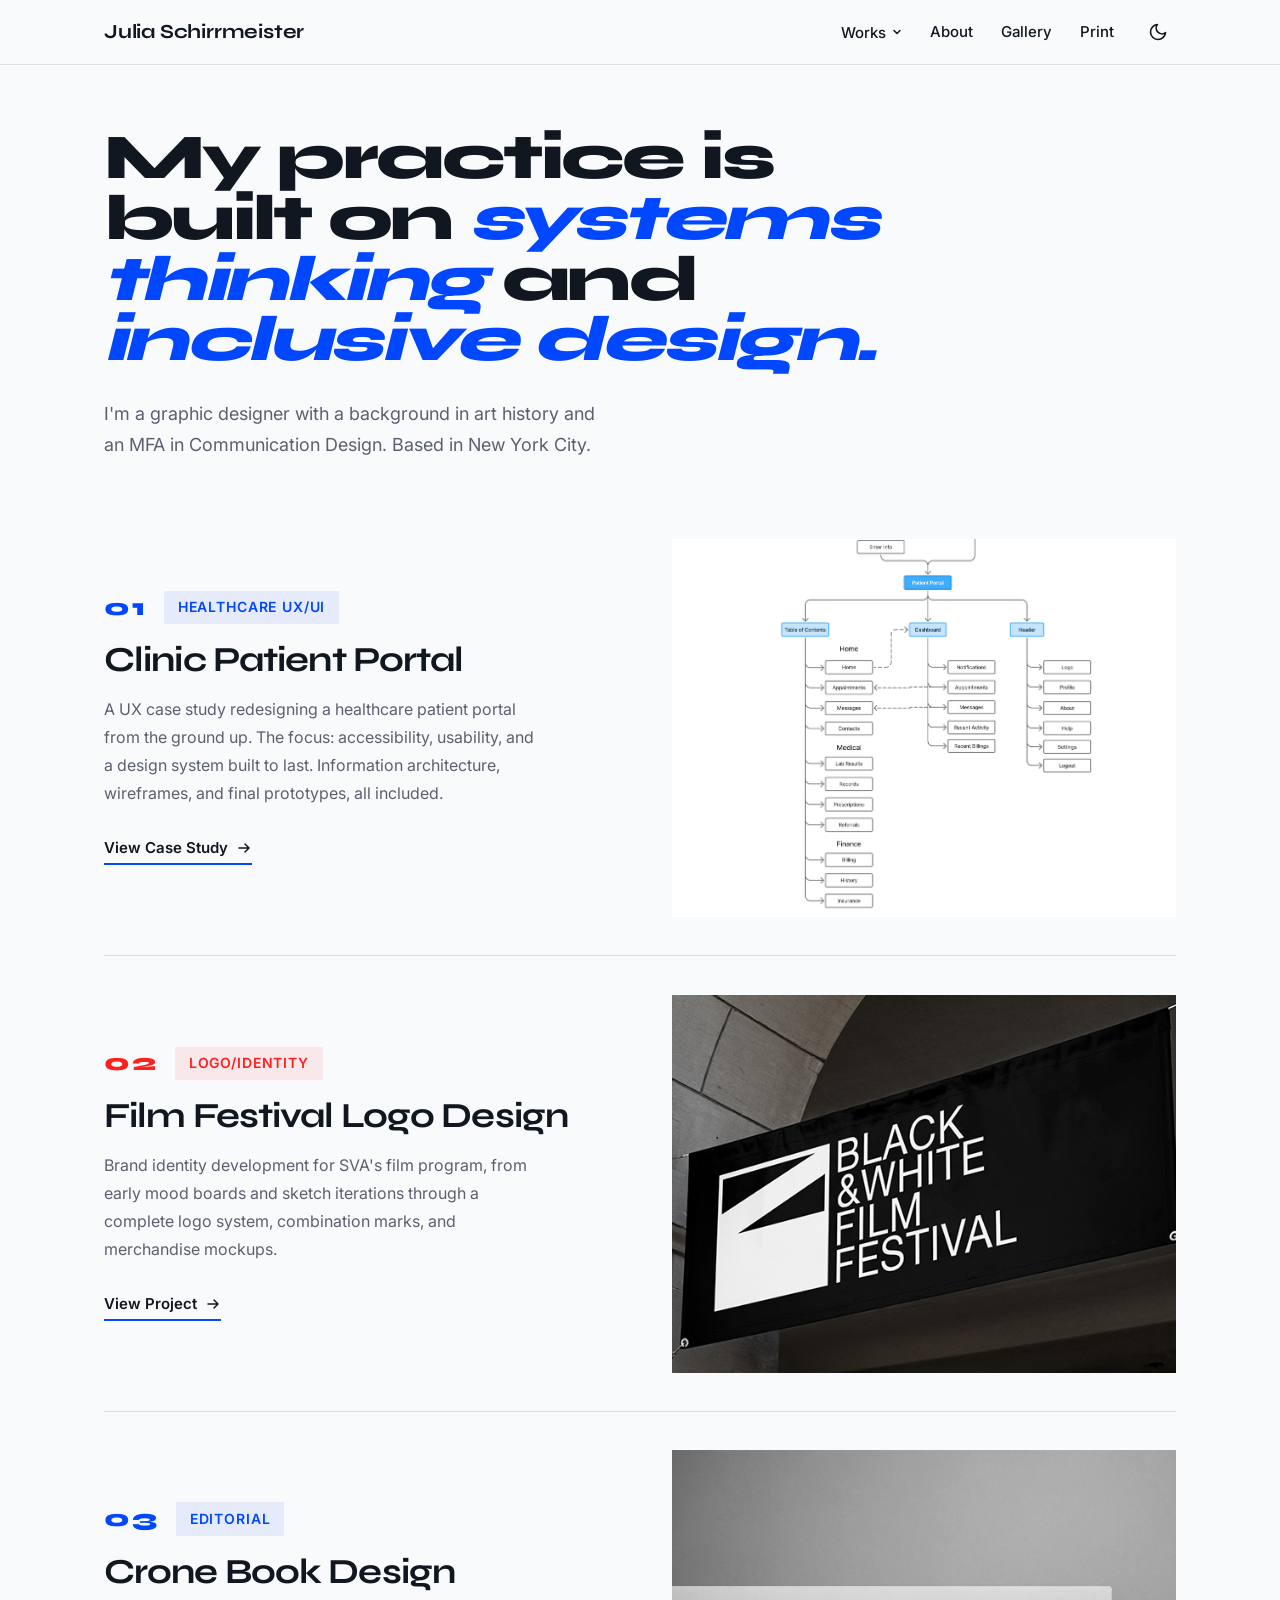
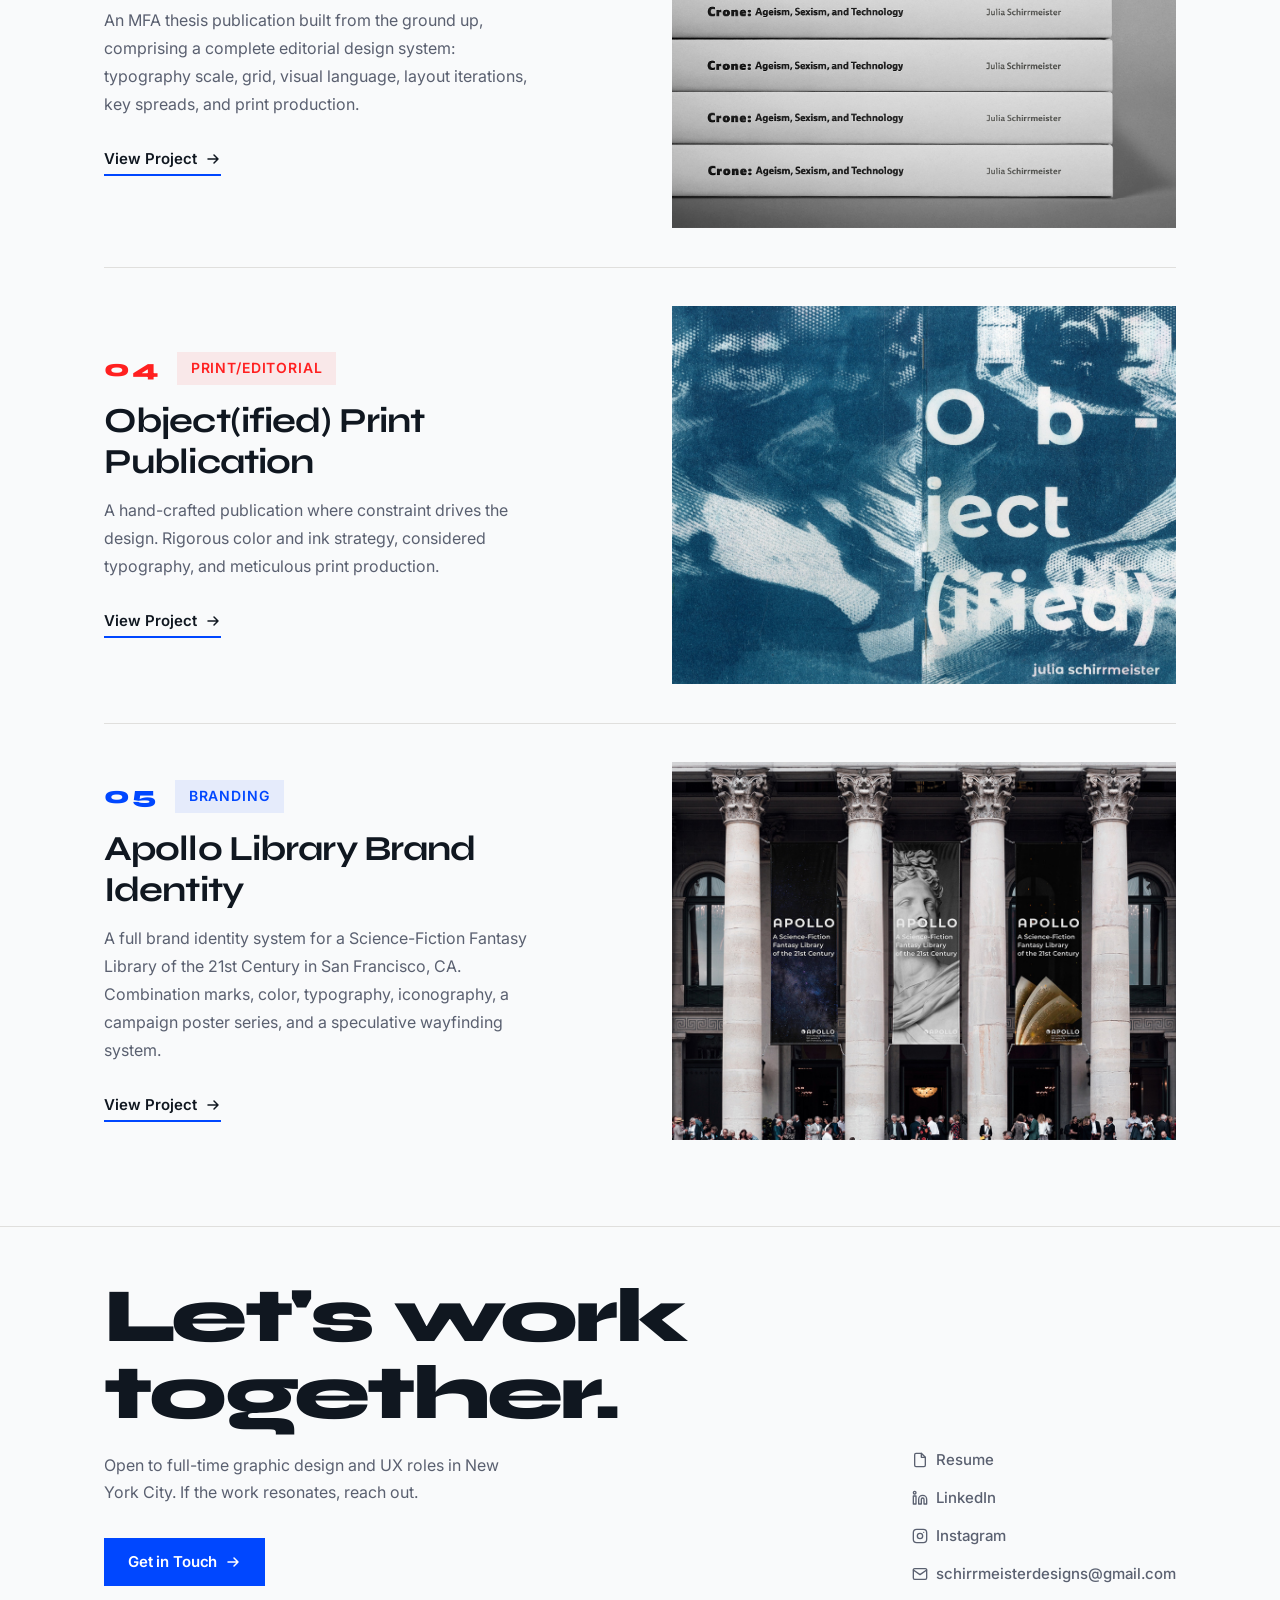
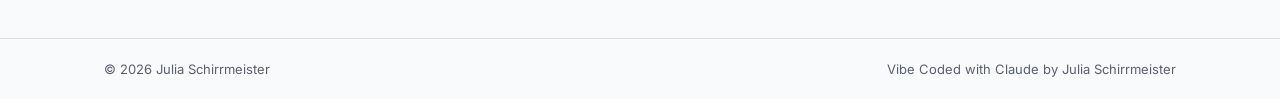
<file: index.html>
<!DOCTYPE html>
<html lang="en" data-theme="">
<head>
  <meta charset="UTF-8">
  <meta name="viewport" content="width=device-width, initial-scale=1.0">
  <meta name="description" content="Julia Schirrmeister — Graphic designer and artist with an MFA in Communication Design from Pratt Institute. Portfolio of UX, branding, editorial, and print design work.">
  <title>Julia Schirrmeister — Graphic Designer &amp; Artist</title>
  <link rel="preconnect" href="https://fonts.googleapis.com">
  <link rel="preconnect" href="https://fonts.gstatic.com" crossorigin>
  <link href="https://fonts.googleapis.com/css2?family=Syne:wght@400;500;600;700;800&family=Inter:ital,wght@0,300;0,400;0,500;0,600;1,400;1,600&display=swap" rel="stylesheet">
  <link rel="stylesheet" href="styles.css?v=5">
  <!-- Prevent FOUC on dark mode -->
  <script>
    (function(){var t=localStorage.getItem('theme');var d=window.matchMedia('(prefers-color-scheme:dark)').matches;if(t==='dark'||(t===null&&d))document.documentElement.setAttribute('data-theme','dark');})();
  </script>
</head>
<body>
  <a href="#main-content" class="skip-link">Skip to main content</a>

  <!-- ===================== NAVIGATION ===================== -->
  <header>
    <nav class="nav" aria-label="Main navigation">
      <div class="container nav-inner">
        <a href="index.html" class="nav-brand" aria-label="Julia Schirrmeister — Home">
          Julia Schirrmeister
        </a>

        <div class="nav-right">
          <ul class="nav-links" id="nav-links" role="list">
            <!-- Works dropdown -->
            <li class="nav-dropdown" role="none">
              <button
                class="nav-dropdown-trigger"
                aria-haspopup="listbox"
                aria-expanded="false"
                aria-controls="works-dropdown"
              >
                Works
                <svg class="dropdown-chevron" viewBox="0 0 10 10" fill="none" aria-hidden="true">
                  <path d="M2 3.5L5 6.5L8 3.5" stroke="currentColor" stroke-width="1.5" stroke-linecap="round" stroke-linejoin="round"/>
                </svg>
              </button>
              <ul class="nav-dropdown-menu" id="works-dropdown" role="listbox" data-open="false">
                <li role="none">
                  <a href="projects/patient-portal.html" class="nav-dropdown-item" role="option">
                    <span class="nav-dropdown-item-num">01</span>Healthcare UX/UI
                  </a>
                </li>
                <li role="none">
                  <a href="projects/sva-film-logo.html" class="nav-dropdown-item" role="option">
                    <span class="nav-dropdown-item-num">02</span>Logo/Identity
                  </a>
                </li>
                <li role="none">
                  <a href="projects/thesis-book.html" class="nav-dropdown-item" role="option">
                    <span class="nav-dropdown-item-num">03</span>Editorial Book
                  </a>
                </li>
                <li role="none">
                  <a href="projects/capstone-zine.html" class="nav-dropdown-item" role="option">
                    <span class="nav-dropdown-item-num">04</span>Print/Editorial
                  </a>
                </li>
                <li role="none">
                  <a href="projects/poster-series.html" class="nav-dropdown-item" role="option">
                    <span class="nav-dropdown-item-num">05</span>Branding
                  </a>
                </li>
              </ul>
            </li>

            <li role="none"><a href="about.html" class="nav-link">About</a></li>
            <li role="none"><a href="art.html" class="nav-link">Gallery</a></li>
            <li role="none"><a href="print.html" class="nav-link">Print</a></li>
          </ul>

          <!-- Dark mode toggle -->
          <button
            class="theme-toggle"
            id="theme-toggle"
            aria-label="Switch to dark mode"
            title="Toggle dark mode"
          >
            <svg class="icon-sun" width="20" height="20" viewBox="0 0 24 24" fill="none" aria-hidden="true">
              <circle cx="12" cy="12" r="5" stroke="currentColor" stroke-width="2"/>
              <path d="M12 2v2M12 20v2M4.22 4.22l1.42 1.42M18.36 18.36l1.42 1.42M2 12h2M20 12h2M4.22 19.78l1.42-1.42M18.36 5.64l1.42-1.42" stroke="currentColor" stroke-width="2" stroke-linecap="round"/>
            </svg>
            <svg class="icon-moon" width="20" height="20" viewBox="0 0 24 24" fill="none" aria-hidden="true">
              <path d="M21 12.79A9 9 0 1 1 11.21 3 7 7 0 0 0 21 12.79z" stroke="currentColor" stroke-width="2" stroke-linecap="round" stroke-linejoin="round"/>
            </svg>
          </button>

          <!-- Mobile menu toggle -->
          <button
            class="mobile-menu-toggle"
            id="mobile-menu-toggle"
            aria-label="Open navigation menu"
            aria-expanded="false"
            aria-controls="nav-links"
          >
            <svg width="24" height="24" viewBox="0 0 24 24" fill="none" aria-hidden="true">
              <path d="M3 6h18M3 12h18M3 18h18" stroke="currentColor" stroke-width="2" stroke-linecap="round"/>
            </svg>
          </button>
        </div>
      </div>
    </nav>
  </header>

  <!-- ===================== MAIN ===================== -->
  <main id="main-content" class="page-content">

    <!-- HERO -->
    <section class="hero" aria-labelledby="hero-heading">
      <div class="container">
        <h1 class="hero-headline" id="hero-heading">
          My practice is built on <em>systems thinking</em> and <em>inclusive design.</em>
        </h1>
        <p class="hero-sub">
          I'm a graphic designer with a background in art history and an MFA in Communication Design. Based in New York City.
        </p>
      </div>
    </section>

    <!-- PROJECTS -->
    <section id="projects" class="section" style="padding-top:0; padding-bottom:3rem; scroll-margin-top:80px;" aria-labelledby="projects-heading">
      <div class="container">

        <div class="projects-list">

          <!-- 01 Patient Portal -->
          <article class="project-item project-item--blue" aria-labelledby="proj-1-title">
            <div class="project-content">
              <div class="project-meta">
                <span class="project-num" aria-label="Project one">01</span>
                <div class="project-tags" aria-label="Project tags">
                  <span class="tag tag--blue">Healthcare UX/UI</span>
                </div>
              </div>
              <h3 class="project-title" id="proj-1-title"><a href="projects/patient-portal.html" style="text-decoration:none;color:inherit;cursor:pointer;">Clinic Patient Portal</a></h3>
              <p class="project-desc">
                A UX case study redesigning a healthcare patient portal from the ground up. The focus: accessibility, usability, and a design system built to last. Information architecture, wireframes, and final prototypes, all included.
              </p>
              <a href="projects/patient-portal.html" class="project-link" aria-label="View Patient Portal case study">
                View Case Study
                <svg width="16" height="16" viewBox="0 0 16 16" fill="none" aria-hidden="true">
                  <path d="M3 8h10M9 4l4 4-4 4" stroke="currentColor" stroke-width="1.5" stroke-linecap="round" stroke-linejoin="round"/>
                </svg>
              </a>
            </div>
            <figure class="project-img" aria-label="Patient Portal project thumbnail">
              <a href="projects/patient-portal.html" aria-label="View Patient Portal case study" style="display:block;width:100%;height:100%;cursor:pointer;">
                <img src="images/projects/patient-portal/02-patient-portal-Site-Map%20copy.jpg" alt="Patient Portal site map" style="width:100%; height:100%; object-fit:cover; display:block;">
              </a>
            </figure>
          </article>

          <!-- 02 SVA Film Logo -->
          <article class="project-item project-item--red" aria-labelledby="proj-2-title">
            <div class="project-content">
              <div class="project-meta">
                <span class="project-num" aria-label="Project two">02</span>
                <div class="project-tags" aria-label="Project tags">
                  <span class="tag tag--red">Logo/Identity</span>
                </div>
              </div>
              <h3 class="project-title" id="proj-2-title"><a href="projects/sva-film-logo.html" style="text-decoration:none;color:inherit;cursor:pointer;">Film Festival Logo Design</a></h3>
              <p class="project-desc">
                Brand identity development for SVA's film program, from early mood boards and sketch iterations through a complete logo system, combination marks, and merchandise mockups.
              </p>
              <a href="projects/sva-film-logo.html" class="project-link" aria-label="View SVA Film Logo brand identity project">
                View Project
                <svg width="16" height="16" viewBox="0 0 16 16" fill="none" aria-hidden="true">
                  <path d="M3 8h10M9 4l4 4-4 4" stroke="currentColor" stroke-width="1.5" stroke-linecap="round" stroke-linejoin="round"/>
                </svg>
              </a>
            </div>
            <figure class="project-img" aria-label="SVA Film Logo project thumbnail">
              <a href="projects/sva-film-logo.html" aria-label="View SVA Film Logo project" style="display:block;width:100%;height:100%;cursor:pointer;">
                <img src="images/projects/sva-film-logo/SVA_Mockup_Banner%20copy.jpg" alt="SVA Film Festival banner mockup" style="width:100%; height:100%; object-fit:cover; object-position:center center; display:block;">
              </a>
            </figure>
          </article>

          <!-- 03 Thesis Book -->
          <article class="project-item project-item--blue" aria-labelledby="proj-3-title">
            <div class="project-content">
              <div class="project-meta">
                <span class="project-num" aria-label="Project three">03</span>
                <div class="project-tags" aria-label="Project tags">
                  <span class="tag tag--blue">Editorial</span>
                </div>
              </div>
              <h3 class="project-title" id="proj-3-title"><a href="projects/thesis-book.html" style="text-decoration:none;color:inherit;cursor:pointer;">Crone Book Design</a></h3>
              <p class="project-desc">
                An MFA thesis publication built from the ground up, comprising a complete editorial design system: typography scale, grid, visual language, layout iterations, key spreads, and print production.
              </p>
              <a href="projects/thesis-book.html" class="project-link" aria-label="View Thesis Book editorial design project">
                View Project
                <svg width="16" height="16" viewBox="0 0 16 16" fill="none" aria-hidden="true">
                  <path d="M3 8h10M9 4l4 4-4 4" stroke="currentColor" stroke-width="1.5" stroke-linecap="round" stroke-linejoin="round"/>
                </svg>
              </a>
            </div>
            <figure class="project-img" aria-label="Thesis Book editorial design thumbnail">
              <a href="projects/thesis-book.html" aria-label="View Thesis Book project" style="display:block;width:100%;height:100%;cursor:pointer;">
                <img src="images/projects/thesis-book/ThesisBook_Mockup_Spines.jpg" alt="Thesis Book spines mockup" style="width:100%; height:100%; object-fit:cover; display:block;">
              </a>
            </figure>
          </article>

          <!-- 04 Capstone Zine -->
          <article class="project-item project-item--red" aria-labelledby="proj-4-title">
            <div class="project-content">
              <div class="project-meta">
                <span class="project-num" aria-label="Project four">04</span>
                <div class="project-tags" aria-label="Project tags">
                  <span class="tag tag--red">Print/Editorial</span>
                </div>
              </div>
              <h3 class="project-title" id="proj-4-title"><a href="projects/capstone-zine.html" style="text-decoration:none;color:inherit;cursor:pointer;">Object(ified) Print Publication</a></h3>
              <p class="project-desc">
                A hand-crafted publication where constraint drives the design. Rigorous color and ink strategy, considered typography, and meticulous print production.
              </p>
              <a href="projects/capstone-zine.html" class="project-link" aria-label="View Capstone Zine print project">
                View Project
                <svg width="16" height="16" viewBox="0 0 16 16" fill="none" aria-hidden="true">
                  <path d="M3 8h10M9 4l4 4-4 4" stroke="currentColor" stroke-width="1.5" stroke-linecap="round" stroke-linejoin="round"/>
                </svg>
              </a>
            </div>
            <figure class="project-img" aria-label="Capstone Zine print design thumbnail">
              <a href="projects/capstone-zine.html" aria-label="View Capstone Zine project" style="display:block;width:100%;height:100%;cursor:pointer;">
                <img src="images/projects/capstone-zine/Zine_Spread_01.jpg" alt="Capstone Zine spread" style="width:100%; height:100%; object-fit:cover; display:block;">
              </a>
            </figure>
          </article>

          <!-- 05 Apollo -->
          <article class="project-item project-item--blue" aria-labelledby="proj-5-title">
            <div class="project-content">
              <div class="project-meta">
                <span class="project-num" aria-label="Project five">05</span>
                <div class="project-tags" aria-label="Project tags">
                  <span class="tag tag--blue">Branding</span>
                </div>
              </div>
              <h3 class="project-title" id="proj-5-title"><a href="projects/poster-series.html" style="text-decoration:none;color:inherit;cursor:pointer;">Apollo Library Brand Identity</a></h3>
              <p class="project-desc">
                A full brand identity system for a Science-Fiction Fantasy Library of the 21st Century in San Francisco, CA. Combination marks, color, typography, iconography, a campaign poster series, and a speculative wayfinding system.
              </p>
              <a href="projects/poster-series.html" class="project-link" aria-label="View Apollo brand identity project">
                View Project
                <svg width="16" height="16" viewBox="0 0 16 16" fill="none" aria-hidden="true">
                  <path d="M3 8h10M9 4l4 4-4 4" stroke="currentColor" stroke-width="1.5" stroke-linecap="round" stroke-linejoin="round"/>
                </svg>
              </a>
            </div>
            <figure class="project-img" aria-label="Apollo brand identity project thumbnail">
              <a href="projects/poster-series.html" aria-label="View Apollo project" style="display:block;width:100%;height:100%;cursor:pointer;">
                <img src="images/projects/poster-series/Poster_Series_Mockup_Banners.jpg" alt="Apollo banner mockup" style="width:100%; height:100%; object-fit:cover; display:block;">
              </a>
            </figure>
          </article>

        </div>
      </div>
    </section>

  </main>

  <!-- ===================== FOOTER ===================== -->
  <footer class="footer" aria-label="Site footer">
    <div class="container">
      <div class="footer-cta">
        <div>
          <h2 class="footer-headline">Let's work<br>together.</h2>
          <p class="footer-sub">Open to full-time graphic design and UX roles in New York City. If the work resonates, reach out.</p>
          <a href="mailto:schirrmeisterdesigns@gmail.com" class="btn btn-primary">
            Get in Touch
            <svg width="16" height="16" viewBox="0 0 16 16" fill="none" aria-hidden="true">
              <path d="M3 8h10M9 4l4 4-4 4" stroke="currentColor" stroke-width="1.5" stroke-linecap="round" stroke-linejoin="round"/>
            </svg>
          </a>
        </div>
        <nav class="footer-contact" aria-label="Contact and social links">
          <a href="Julia_Schirrmeister_Resume_2026.pdf" class="contact-link" target="_blank" rel="noopener noreferrer" aria-label="View resume (opens in new tab)">
            <svg width="16" height="16" viewBox="0 0 24 24" fill="none" aria-hidden="true"><path d="M14 2H6a2 2 0 0 0-2 2v16a2 2 0 0 0 2 2h12a2 2 0 0 0 2-2V8z" stroke="currentColor" stroke-width="2" stroke-linecap="round" stroke-linejoin="round"/><polyline points="14 2 14 8 20 8" stroke="currentColor" stroke-width="2" stroke-linecap="round" stroke-linejoin="round"/></svg>
            Resume
          </a>
          <a href="https://linkedin.com/in/julia-schirrmeister-4711a9a7" class="contact-link" target="_blank" rel="noopener noreferrer" aria-label="LinkedIn profile (opens in new tab)">
            <svg width="16" height="16" viewBox="0 0 24 24" fill="none" aria-hidden="true">
              <path d="M16 8a6 6 0 0 1 6 6v7h-4v-7a2 2 0 0 0-2-2 2 2 0 0 0-2 2v7h-4v-7a6 6 0 0 1 6-6zM2 9h4v12H2z" stroke="currentColor" stroke-width="2" stroke-linecap="round" stroke-linejoin="round"/>
              <circle cx="4" cy="4" r="2" stroke="currentColor" stroke-width="2"/>
            </svg>
            LinkedIn
          </a>
          <a href="https://instagram.com/schirrmeisterdesigns" class="contact-link" target="_blank" rel="noopener noreferrer" aria-label="Instagram profile (opens in new tab)">
            <svg width="16" height="16" viewBox="0 0 24 24" fill="none" aria-hidden="true">
              <rect x="2" y="2" width="20" height="20" rx="5" stroke="currentColor" stroke-width="2"/>
              <circle cx="12" cy="12" r="4" stroke="currentColor" stroke-width="2"/>
              <circle cx="17.5" cy="6.5" r="1" fill="currentColor"/>
            </svg>
            Instagram
          </a>
          <a href="mailto:schirrmeisterdesigns@gmail.com" class="contact-link" aria-label="Send an email">
            <svg width="16" height="16" viewBox="0 0 24 24" fill="none" aria-hidden="true">
              <rect x="2" y="4" width="20" height="16" rx="2" stroke="currentColor" stroke-width="2"/>
              <polyline points="22,6 12,13 2,6" stroke="currentColor" stroke-width="2" stroke-linecap="round" stroke-linejoin="round"/>
            </svg>
            schirrmeisterdesigns@gmail.com
          </a>
        </nav>
      </div>
    </div>
    <div class="footer-bottom">
      <div class="container footer-bottom-inner">
        <span>© 2026 Julia Schirrmeister</span>
        <span>Vibe Coded with Claude by Julia Schirrmeister</span>
      </div>
    </div>
  </footer>

  <script src="script.js"></script>
</body>
</html>
</file>
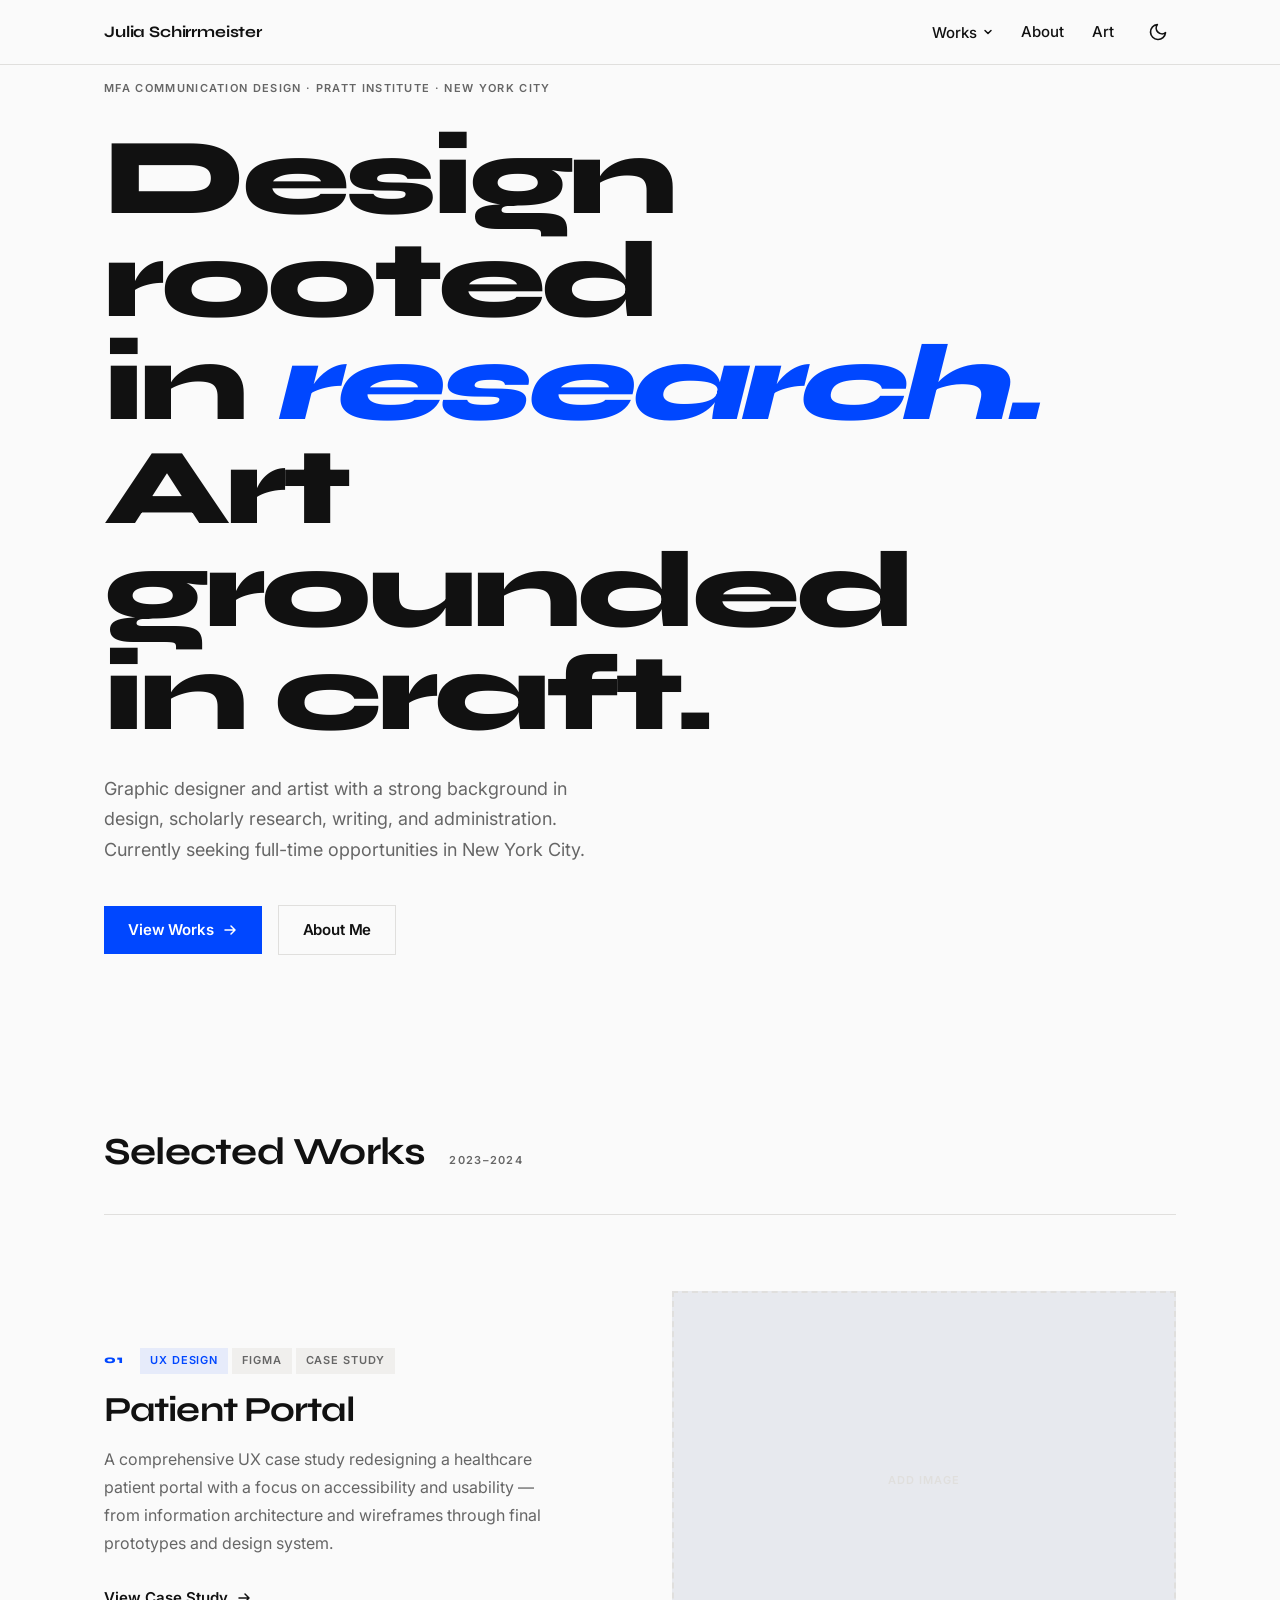
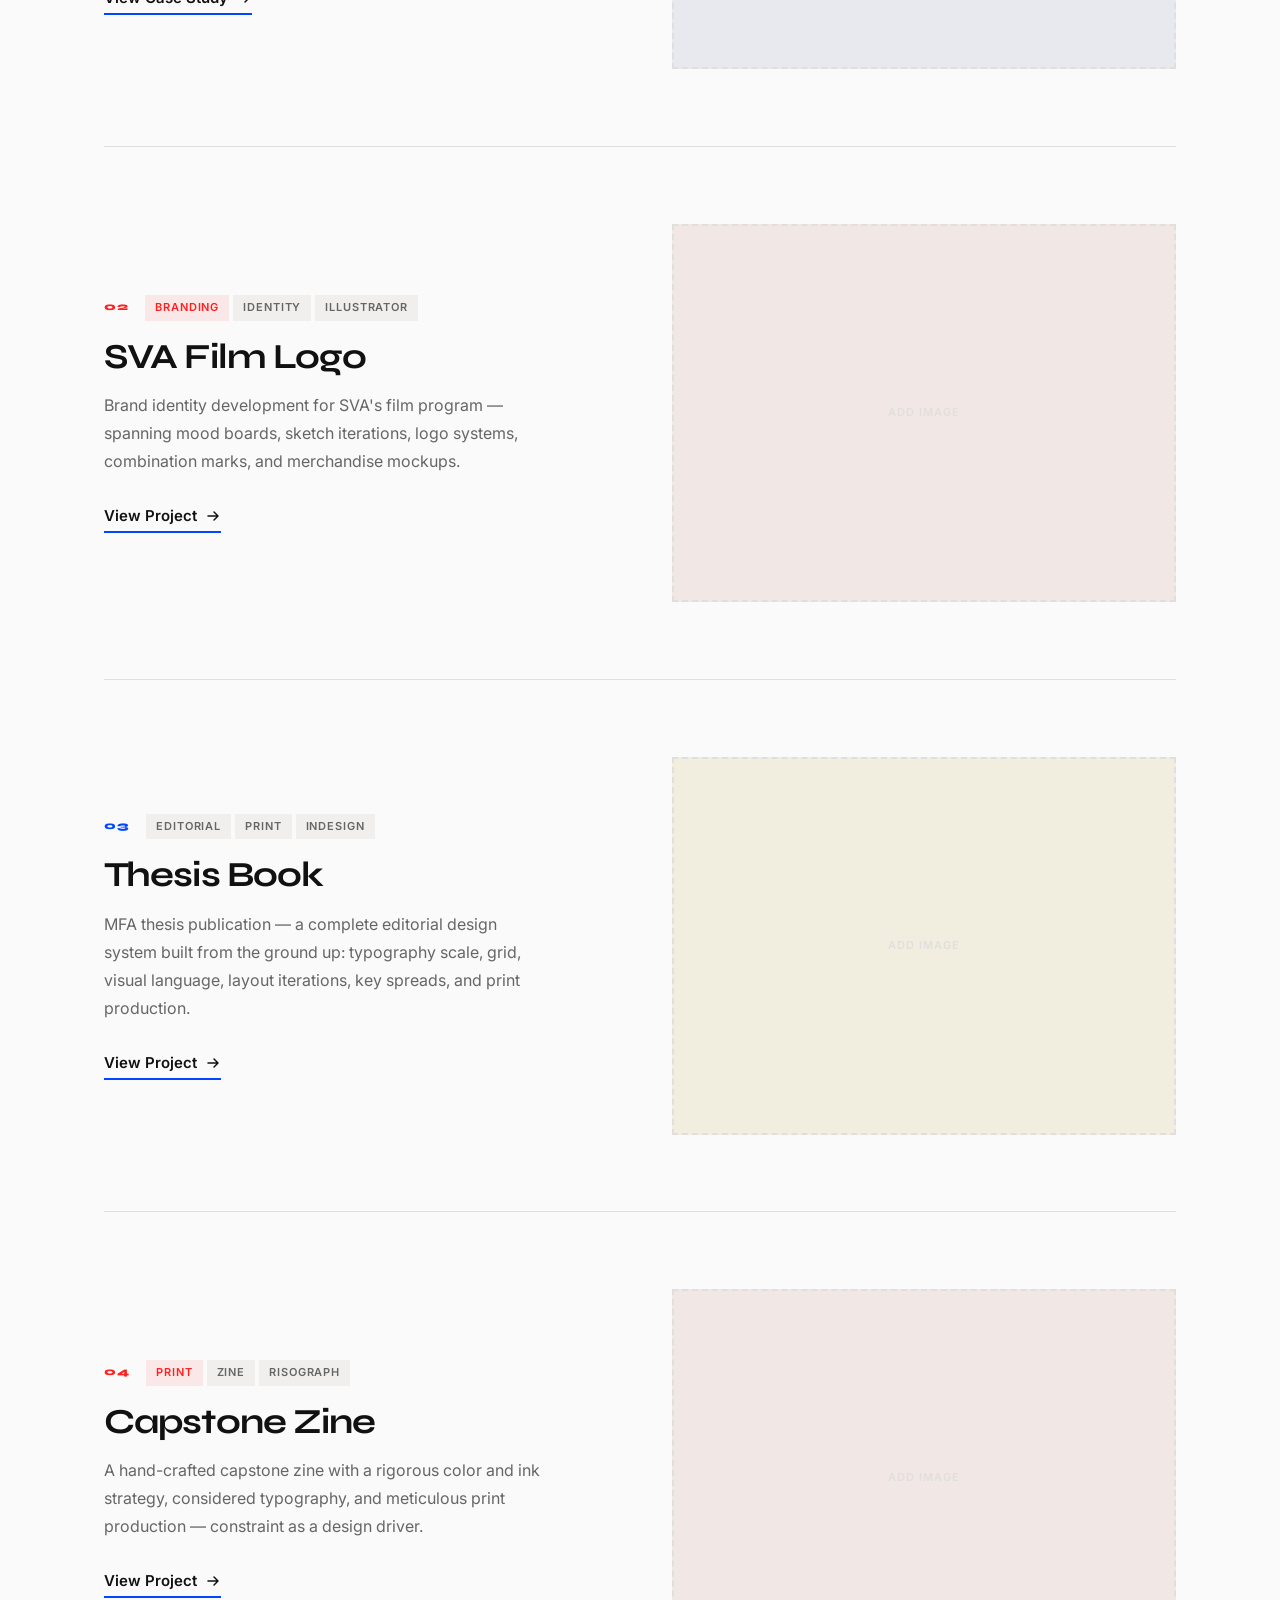
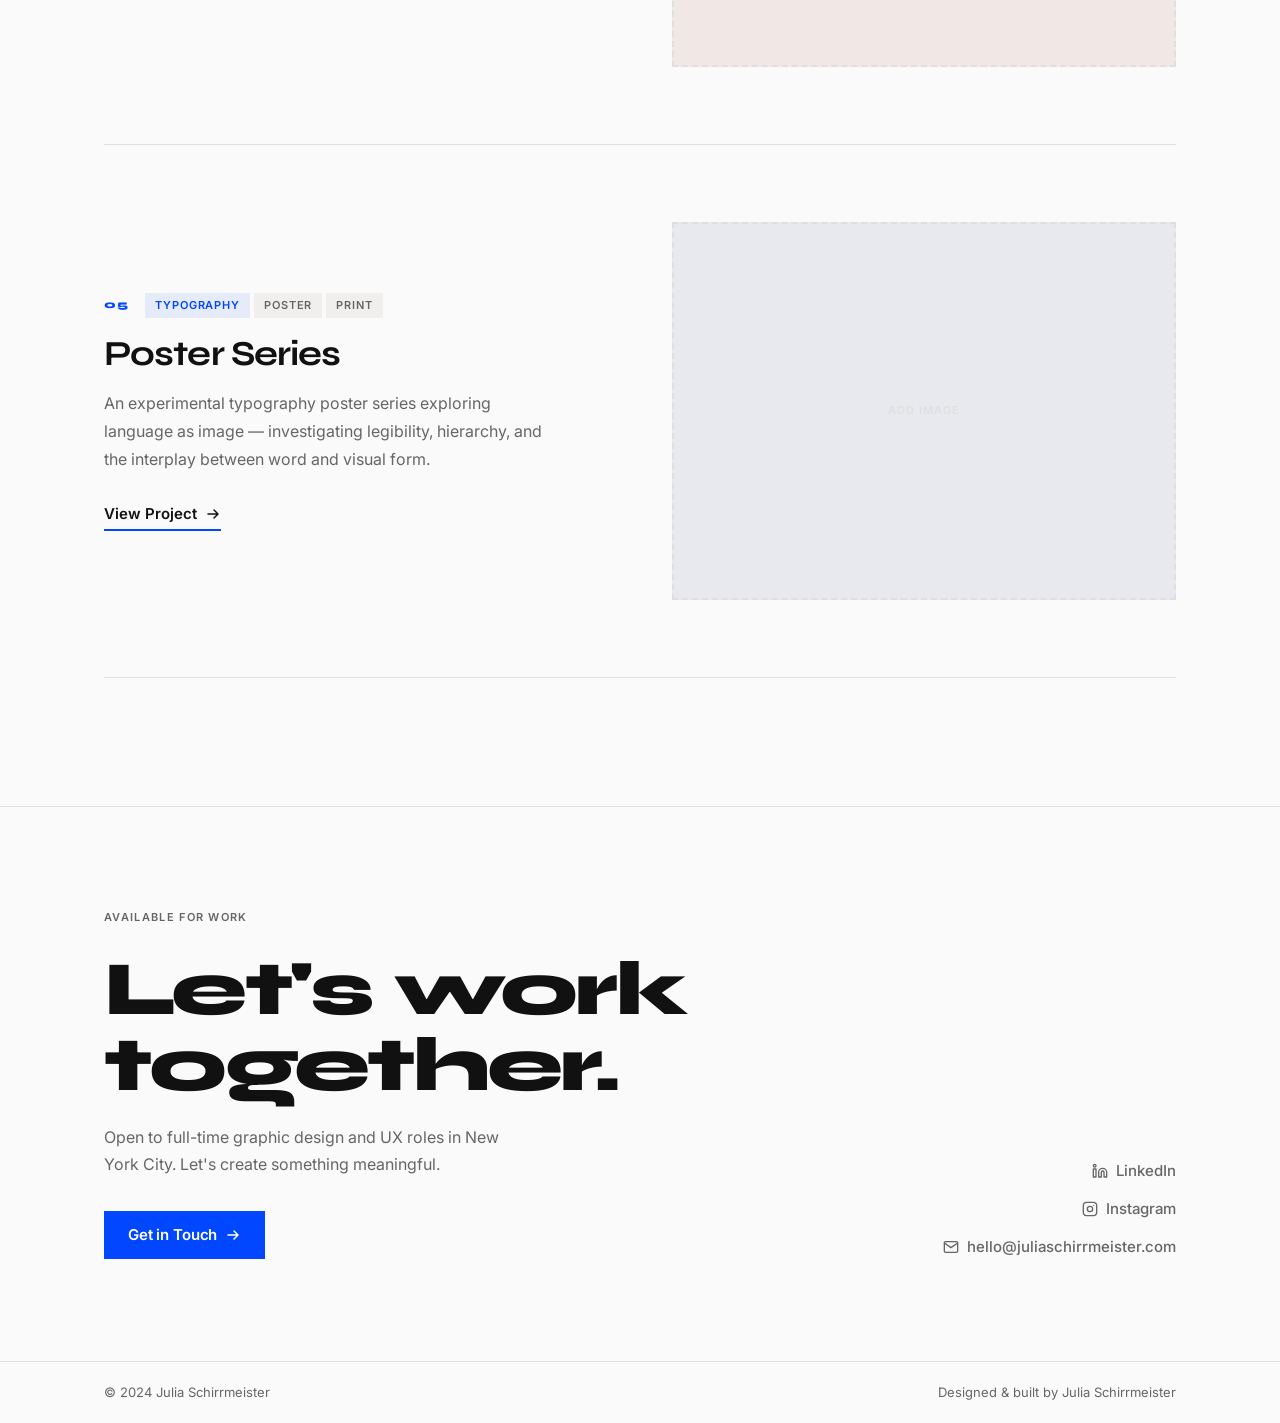
<file: .claude/worktrees/inspiring-brattain/index.html>
<!DOCTYPE html>
<html lang="en" data-theme="">
<head>
  <meta charset="UTF-8">
  <meta name="viewport" content="width=device-width, initial-scale=1.0">
  <meta name="description" content="Julia Schirrmeister — Graphic designer and artist with an MFA in Communication Design from Pratt Institute. Portfolio of UX, branding, editorial, and print design work.">
  <title>Julia Schirrmeister — Graphic Designer &amp; Artist</title>
  <link rel="preconnect" href="https://fonts.googleapis.com">
  <link rel="preconnect" href="https://fonts.gstatic.com" crossorigin>
  <link href="https://fonts.googleapis.com/css2?family=Syne:wght@400;500;600;700;800&family=Inter:ital,wght@0,300;0,400;0,500;0,600;1,400;1,600&display=swap" rel="stylesheet">
  <link rel="stylesheet" href="styles.css">
  <!-- Prevent FOUC on dark mode -->
  <script>
    (function(){var t=localStorage.getItem('theme');var d=window.matchMedia('(prefers-color-scheme:dark)').matches;if(t==='dark'||(t===null&&d))document.documentElement.setAttribute('data-theme','dark');})();
  </script>
</head>
<body>
  <a href="#main-content" class="skip-link">Skip to main content</a>

  <!-- ===================== NAVIGATION ===================== -->
  <header>
    <nav class="nav" aria-label="Main navigation">
      <div class="container nav-inner">
        <a href="index.html" class="nav-brand" aria-label="Julia Schirrmeister — Home">
          Julia Schirrmeister
        </a>

        <div class="nav-right">
          <ul class="nav-links" id="nav-links" role="list">
            <!-- Works dropdown -->
            <li class="nav-dropdown" role="none">
              <button
                class="nav-dropdown-trigger"
                aria-haspopup="listbox"
                aria-expanded="false"
                aria-controls="works-dropdown"
              >
                Works
                <svg class="dropdown-chevron" viewBox="0 0 10 10" fill="none" aria-hidden="true">
                  <path d="M2 3.5L5 6.5L8 3.5" stroke="currentColor" stroke-width="1.5" stroke-linecap="round" stroke-linejoin="round"/>
                </svg>
              </button>
              <ul class="nav-dropdown-menu" id="works-dropdown" role="listbox" data-open="false">
                <li role="none">
                  <a href="projects/patient-portal.html" class="nav-dropdown-item" role="option">
                    <span class="nav-dropdown-item-num">01</span>Patient Portal
                  </a>
                </li>
                <li role="none">
                  <a href="projects/sva-film-logo.html" class="nav-dropdown-item" role="option">
                    <span class="nav-dropdown-item-num">02</span>SVA Film Logo
                  </a>
                </li>
                <li role="none">
                  <a href="projects/thesis-book.html" class="nav-dropdown-item" role="option">
                    <span class="nav-dropdown-item-num">03</span>Thesis Book
                  </a>
                </li>
                <li role="none">
                  <a href="projects/capstone-zine.html" class="nav-dropdown-item" role="option">
                    <span class="nav-dropdown-item-num">04</span>Capstone Zine
                  </a>
                </li>
                <li role="none">
                  <a href="projects/poster-series.html" class="nav-dropdown-item" role="option">
                    <span class="nav-dropdown-item-num">05</span>Poster Series
                  </a>
                </li>
              </ul>
            </li>

            <li role="none"><a href="about.html" class="nav-link">About</a></li>
            <li role="none"><a href="art.html" class="nav-link">Art</a></li>
          </ul>

          <!-- Dark mode toggle -->
          <button
            class="theme-toggle"
            id="theme-toggle"
            aria-label="Switch to dark mode"
            title="Toggle dark mode"
          >
            <svg class="icon-sun" width="20" height="20" viewBox="0 0 24 24" fill="none" aria-hidden="true">
              <circle cx="12" cy="12" r="5" stroke="currentColor" stroke-width="2"/>
              <path d="M12 2v2M12 20v2M4.22 4.22l1.42 1.42M18.36 18.36l1.42 1.42M2 12h2M20 12h2M4.22 19.78l1.42-1.42M18.36 5.64l1.42-1.42" stroke="currentColor" stroke-width="2" stroke-linecap="round"/>
            </svg>
            <svg class="icon-moon" width="20" height="20" viewBox="0 0 24 24" fill="none" aria-hidden="true">
              <path d="M21 12.79A9 9 0 1 1 11.21 3 7 7 0 0 0 21 12.79z" stroke="currentColor" stroke-width="2" stroke-linecap="round" stroke-linejoin="round"/>
            </svg>
          </button>

          <!-- Mobile menu toggle -->
          <button
            class="mobile-menu-toggle"
            id="mobile-menu-toggle"
            aria-label="Open navigation menu"
            aria-expanded="false"
            aria-controls="nav-links"
          >
            <svg width="24" height="24" viewBox="0 0 24 24" fill="none" aria-hidden="true">
              <path d="M3 6h18M3 12h18M3 18h18" stroke="currentColor" stroke-width="2" stroke-linecap="round"/>
            </svg>
          </button>
        </div>
      </div>
    </nav>
  </header>

  <!-- ===================== MAIN ===================== -->
  <main id="main-content" class="page-content">

    <!-- HERO -->
    <section class="hero" aria-labelledby="hero-heading">
      <div class="container">
        <p class="eyebrow hero-eyebrow">MFA Communication Design · Pratt Institute · New York City</p>
        <h1 class="hero-headline" id="hero-heading">
          Design rooted<br>
          in <em>research.</em><br>
          Art grounded<br>
          in craft.
        </h1>
        <p class="hero-sub">
          Graphic designer and artist with a strong background in design, scholarly research, writing, and administration. Currently seeking full-time opportunities in New York City.
        </p>
        <div class="hero-cta-group">
          <a href="#projects" class="btn btn-primary">
            View Works
            <svg width="16" height="16" viewBox="0 0 16 16" fill="none" aria-hidden="true">
              <path d="M3 8h10M9 4l4 4-4 4" stroke="currentColor" stroke-width="1.5" stroke-linecap="round" stroke-linejoin="round"/>
            </svg>
          </a>
          <a href="about.html" class="btn btn-ghost">About Me</a>
        </div>
      </div>
    </section>

    <!-- PROJECTS -->
    <section id="projects" class="section" aria-labelledby="projects-heading">
      <div class="container">
        <div class="projects-section-header">
          <h2 id="projects-heading">Selected Works</h2>
          <span class="eyebrow">2023–2024</span>
        </div>

        <div class="projects-list">

          <!-- 01 Patient Portal -->
          <article class="project-item project-item--blue" aria-labelledby="proj-1-title">
            <div class="project-content">
              <div class="project-meta">
                <span class="project-num" aria-label="Project one">01</span>
                <div class="project-tags" aria-label="Project tags">
                  <span class="tag tag--blue">UX Design</span>
                  <span class="tag">Figma</span>
                  <span class="tag">Case Study</span>
                </div>
              </div>
              <h3 class="project-title" id="proj-1-title">Patient Portal</h3>
              <p class="project-desc">
                A comprehensive UX case study redesigning a healthcare patient portal with a focus on accessibility and usability — from information architecture and wireframes through final prototypes and design system.
              </p>
              <a href="projects/patient-portal.html" class="project-link" aria-label="View Patient Portal case study">
                View Case Study
                <svg width="16" height="16" viewBox="0 0 16 16" fill="none" aria-hidden="true">
                  <path d="M3 8h10M9 4l4 4-4 4" stroke="currentColor" stroke-width="1.5" stroke-linecap="round" stroke-linejoin="round"/>
                </svg>
              </a>
            </div>
            <figure class="project-img" aria-label="Patient Portal project thumbnail">
              <div class="img-placeholder" style="background: rgba(0,71,255,0.04);">
                <!-- Replace with: <img src="../images/patient-portal-thumb.jpg" alt="Patient Portal UI mockup"> -->
                Add Image
              </div>
            </figure>
          </article>

          <!-- 02 SVA Film Logo -->
          <article class="project-item project-item--red" aria-labelledby="proj-2-title">
            <div class="project-content">
              <div class="project-meta">
                <span class="project-num" aria-label="Project two">02</span>
                <div class="project-tags" aria-label="Project tags">
                  <span class="tag tag--red">Branding</span>
                  <span class="tag">Identity</span>
                  <span class="tag">Illustrator</span>
                </div>
              </div>
              <h3 class="project-title" id="proj-2-title">SVA Film Logo</h3>
              <p class="project-desc">
                Brand identity development for SVA's film program — spanning mood boards, sketch iterations, logo systems, combination marks, and merchandise mockups.
              </p>
              <a href="projects/sva-film-logo.html" class="project-link" aria-label="View SVA Film Logo brand identity project">
                View Project
                <svg width="16" height="16" viewBox="0 0 16 16" fill="none" aria-hidden="true">
                  <path d="M3 8h10M9 4l4 4-4 4" stroke="currentColor" stroke-width="1.5" stroke-linecap="round" stroke-linejoin="round"/>
                </svg>
              </a>
            </div>
            <figure class="project-img" aria-label="SVA Film Logo project thumbnail">
              <div class="img-placeholder" style="background: rgba(255,32,32,0.04);">
                <!-- Replace with: <img src="../images/sva-film-logo-thumb.jpg" alt="SVA Film Logo identity system"> -->
                Add Image
              </div>
            </figure>
          </article>

          <!-- 03 Thesis Book -->
          <article class="project-item project-item--blue" aria-labelledby="proj-3-title">
            <div class="project-content">
              <div class="project-meta">
                <span class="project-num" aria-label="Project three">03</span>
                <div class="project-tags" aria-label="Project tags">
                  <span class="tag">Editorial</span>
                  <span class="tag">Print</span>
                  <span class="tag">InDesign</span>
                </div>
              </div>
              <h3 class="project-title" id="proj-3-title">Thesis Book</h3>
              <p class="project-desc">
                MFA thesis publication — a complete editorial design system built from the ground up: typography scale, grid, visual language, layout iterations, key spreads, and print production.
              </p>
              <a href="projects/thesis-book.html" class="project-link" aria-label="View Thesis Book editorial design project">
                View Project
                <svg width="16" height="16" viewBox="0 0 16 16" fill="none" aria-hidden="true">
                  <path d="M3 8h10M9 4l4 4-4 4" stroke="currentColor" stroke-width="1.5" stroke-linecap="round" stroke-linejoin="round"/>
                </svg>
              </a>
            </div>
            <figure class="project-img" aria-label="Thesis Book editorial design thumbnail">
              <div class="img-placeholder" style="background: rgba(255,214,0,0.06);">
                <!-- Replace with: <img src="../images/thesis-book-thumb.jpg" alt="Thesis Book editorial spread"> -->
                Add Image
              </div>
            </figure>
          </article>

          <!-- 04 Capstone Zine -->
          <article class="project-item project-item--red" aria-labelledby="proj-4-title">
            <div class="project-content">
              <div class="project-meta">
                <span class="project-num" aria-label="Project four">04</span>
                <div class="project-tags" aria-label="Project tags">
                  <span class="tag tag--red">Print</span>
                  <span class="tag">Zine</span>
                  <span class="tag">Risograph</span>
                </div>
              </div>
              <h3 class="project-title" id="proj-4-title">Capstone Zine</h3>
              <p class="project-desc">
                A hand-crafted capstone zine with a rigorous color and ink strategy, considered typography, and meticulous print production — constraint as a design driver.
              </p>
              <a href="projects/capstone-zine.html" class="project-link" aria-label="View Capstone Zine print project">
                View Project
                <svg width="16" height="16" viewBox="0 0 16 16" fill="none" aria-hidden="true">
                  <path d="M3 8h10M9 4l4 4-4 4" stroke="currentColor" stroke-width="1.5" stroke-linecap="round" stroke-linejoin="round"/>
                </svg>
              </a>
            </div>
            <figure class="project-img" aria-label="Capstone Zine print design thumbnail">
              <div class="img-placeholder" style="background: rgba(255,32,32,0.04);">
                <!-- Replace with: <img src="../images/capstone-zine-thumb.jpg" alt="Capstone Zine spreads"> -->
                Add Image
              </div>
            </figure>
          </article>

          <!-- 05 Poster Series -->
          <article class="project-item project-item--blue" aria-labelledby="proj-5-title">
            <div class="project-content">
              <div class="project-meta">
                <span class="project-num" aria-label="Project five">05</span>
                <div class="project-tags" aria-label="Project tags">
                  <span class="tag tag--blue">Typography</span>
                  <span class="tag">Poster</span>
                  <span class="tag">Print</span>
                </div>
              </div>
              <h3 class="project-title" id="proj-5-title">Poster Series</h3>
              <p class="project-desc">
                An experimental typography poster series exploring language as image — investigating legibility, hierarchy, and the interplay between word and visual form.
              </p>
              <a href="projects/poster-series.html" class="project-link" aria-label="View Poster Series typography project">
                View Project
                <svg width="16" height="16" viewBox="0 0 16 16" fill="none" aria-hidden="true">
                  <path d="M3 8h10M9 4l4 4-4 4" stroke="currentColor" stroke-width="1.5" stroke-linecap="round" stroke-linejoin="round"/>
                </svg>
              </a>
            </div>
            <figure class="project-img" aria-label="Poster Series typography project thumbnail">
              <div class="img-placeholder" style="background: rgba(0,71,255,0.04);">
                <!-- Replace with: <img src="../images/poster-series-thumb.jpg" alt="Experimental typography poster"> -->
                Add Image
              </div>
            </figure>
          </article>

        </div>
      </div>
    </section>

  </main>

  <!-- ===================== FOOTER ===================== -->
  <footer class="footer" aria-label="Site footer">
    <div class="container">
      <div class="footer-cta">
        <div>
          <p class="eyebrow mb-3">Available for Work</p>
          <h2 class="footer-headline">Let's work<br>together.</h2>
          <p class="footer-sub">Open to full-time graphic design and UX roles in New York City. Let's create something meaningful.</p>
          <a href="mailto:hello@juliaschirrmeister.com" class="btn btn-primary">
            Get in Touch
            <svg width="16" height="16" viewBox="0 0 16 16" fill="none" aria-hidden="true">
              <path d="M3 8h10M9 4l4 4-4 4" stroke="currentColor" stroke-width="1.5" stroke-linecap="round" stroke-linejoin="round"/>
            </svg>
          </a>
        </div>
        <nav class="footer-contact" aria-label="Contact and social links">
          <a href="https://linkedin.com/in/julia-schirrmeister" class="contact-link" target="_blank" rel="noopener noreferrer" aria-label="LinkedIn profile (opens in new tab)">
            <svg width="16" height="16" viewBox="0 0 24 24" fill="none" aria-hidden="true">
              <path d="M16 8a6 6 0 0 1 6 6v7h-4v-7a2 2 0 0 0-2-2 2 2 0 0 0-2 2v7h-4v-7a6 6 0 0 1 6-6zM2 9h4v12H2z" stroke="currentColor" stroke-width="2" stroke-linecap="round" stroke-linejoin="round"/>
              <circle cx="4" cy="4" r="2" stroke="currentColor" stroke-width="2"/>
            </svg>
            LinkedIn
          </a>
          <a href="https://instagram.com/juliaschirrmeister" class="contact-link" target="_blank" rel="noopener noreferrer" aria-label="Instagram profile (opens in new tab)">
            <svg width="16" height="16" viewBox="0 0 24 24" fill="none" aria-hidden="true">
              <rect x="2" y="2" width="20" height="20" rx="5" stroke="currentColor" stroke-width="2"/>
              <circle cx="12" cy="12" r="4" stroke="currentColor" stroke-width="2"/>
              <circle cx="17.5" cy="6.5" r="1" fill="currentColor"/>
            </svg>
            Instagram
          </a>
          <a href="mailto:hello@juliaschirrmeister.com" class="contact-link" aria-label="Send an email">
            <svg width="16" height="16" viewBox="0 0 24 24" fill="none" aria-hidden="true">
              <rect x="2" y="4" width="20" height="16" rx="2" stroke="currentColor" stroke-width="2"/>
              <polyline points="22,6 12,13 2,6" stroke="currentColor" stroke-width="2" stroke-linecap="round" stroke-linejoin="round"/>
            </svg>
            hello@juliaschirrmeister.com
          </a>
        </nav>
      </div>
    </div>
    <div class="footer-bottom">
      <div class="container footer-bottom-inner">
        <span>© 2024 Julia Schirrmeister</span>
        <span>Designed &amp; built by Julia Schirrmeister</span>
      </div>
    </div>
  </footer>

  <script src="script.js"></script>
</body>
</html>
</file>
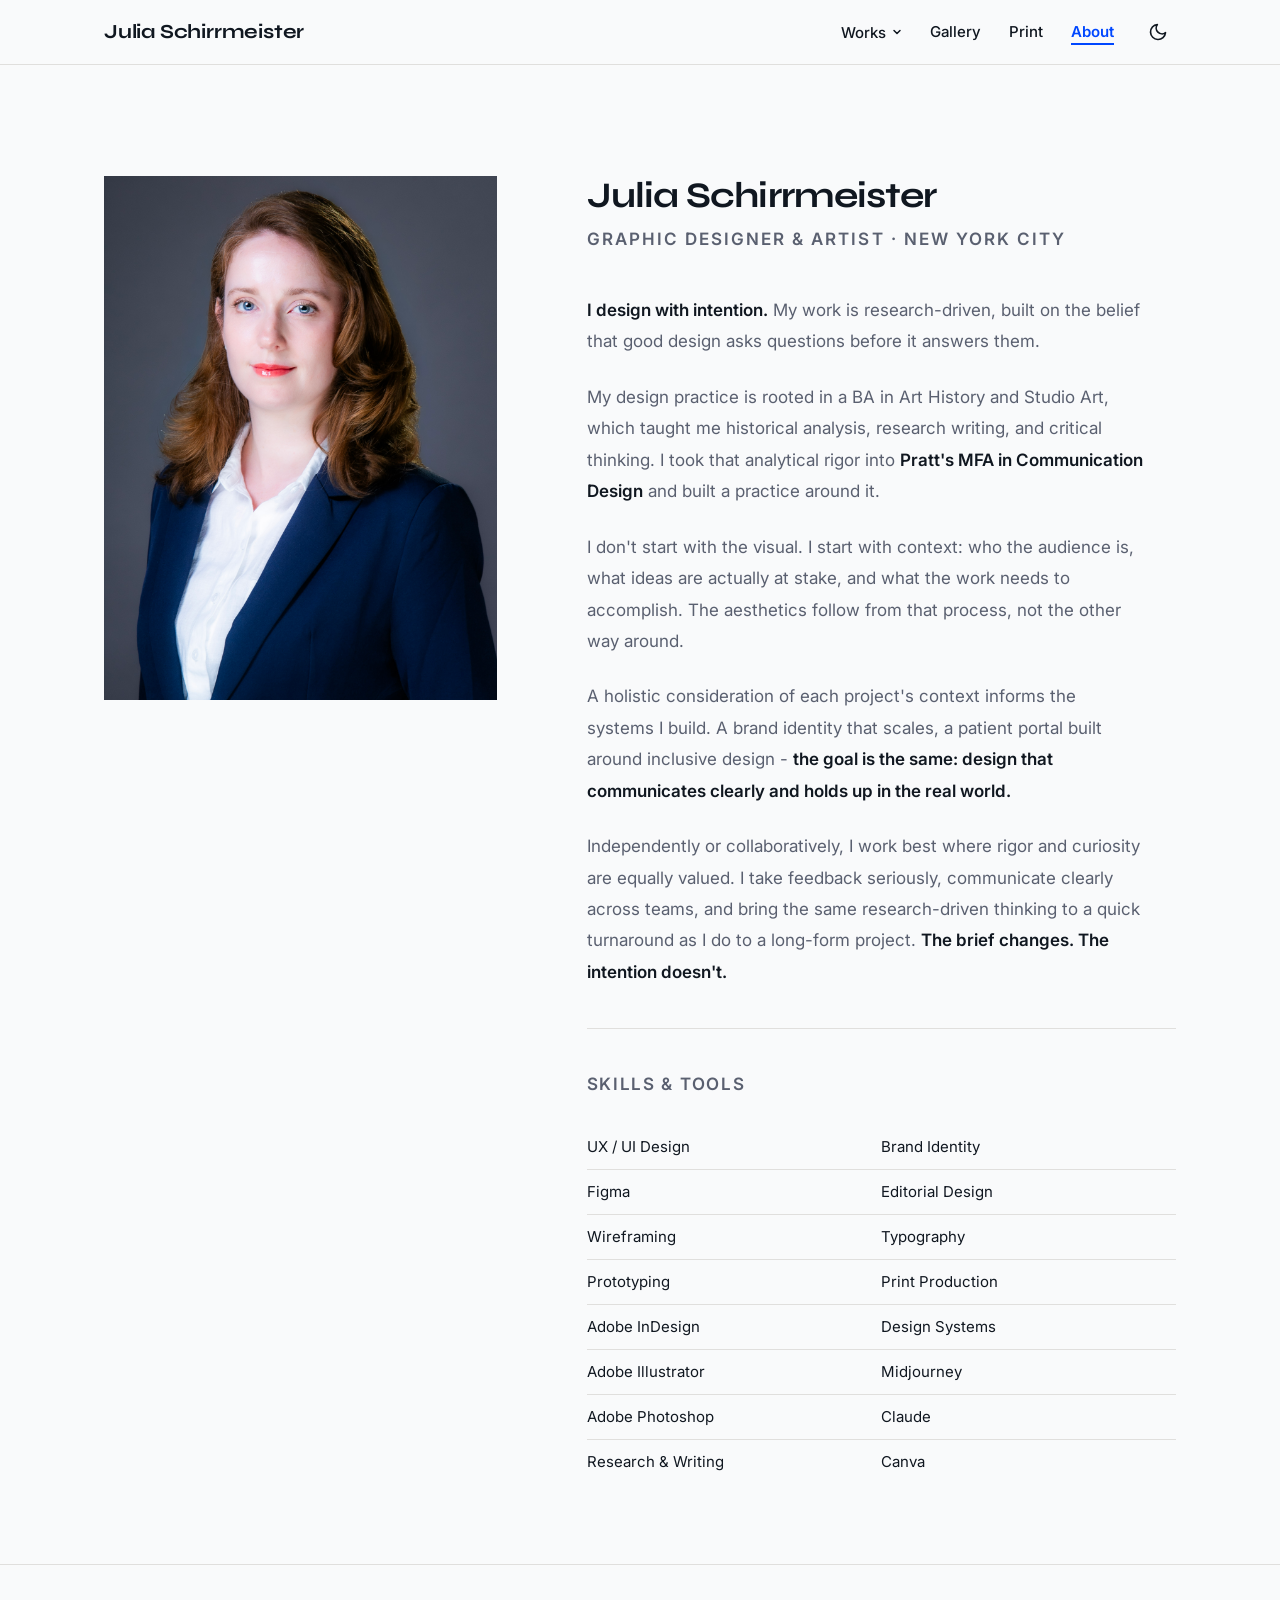
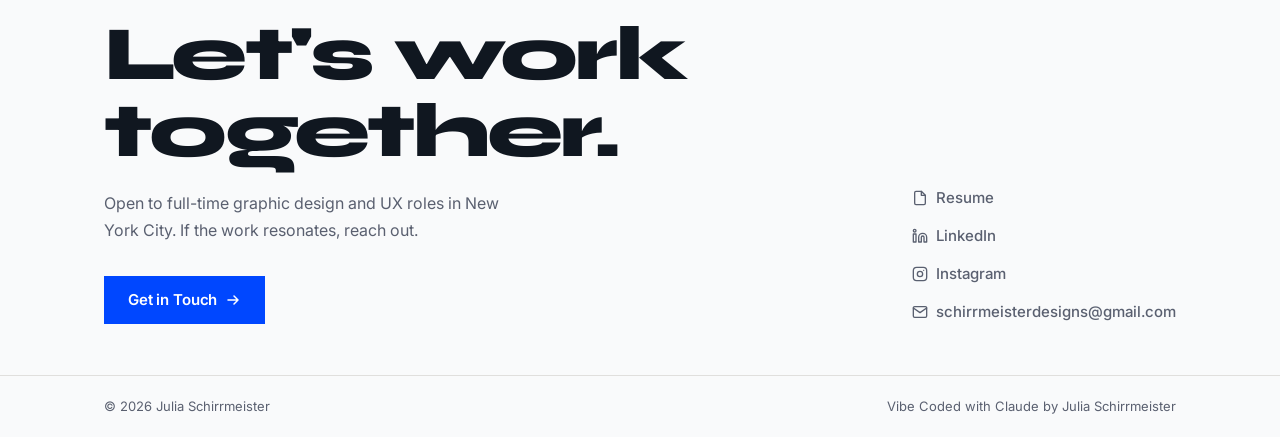
<file: about.html>
<!DOCTYPE html>
<html lang="en" data-theme="">
<head>
  <meta charset="UTF-8">
  <meta name="viewport" content="width=device-width, initial-scale=1.0">
  <meta name="description" content="About Julia Schirrmeister — graphic designer and artist with an MFA in Communication Design from Pratt Institute, based in New York City.">
  <title>About — Julia Schirrmeister</title>
  <link rel="preconnect" href="https://fonts.googleapis.com">
  <link rel="preconnect" href="https://fonts.gstatic.com" crossorigin>
  <link href="https://fonts.googleapis.com/css2?family=Syne:wght@400;500;600;700;800&family=Inter:ital,wght@0,300;0,400;0,500;0,600;1,400;1,600&display=swap" rel="stylesheet">
  <link rel="stylesheet" href="styles.css">
  <script>
    (function(){var t=localStorage.getItem('theme');var d=window.matchMedia('(prefers-color-scheme:dark)').matches;if(t==='dark'||(t===null&&d))document.documentElement.setAttribute('data-theme','dark');})();
  </script>
</head>
<body>
  <a href="#main-content" class="skip-link">Skip to main content</a>

  <!-- ===================== NAVIGATION ===================== -->
  <header>
    <nav class="nav" aria-label="Main navigation">
      <div class="container nav-inner">
        <a href="index.html" class="nav-brand" aria-label="Julia Schirrmeister — Home">
          Julia Schirrmeister
        </a>
        <div class="nav-right">
          <ul class="nav-links" id="nav-links" role="list">
            <li class="nav-dropdown" role="none">
              <button class="nav-dropdown-trigger" aria-haspopup="listbox" aria-expanded="false" aria-controls="works-dropdown">
                Works
                <svg class="dropdown-chevron" viewBox="0 0 10 10" fill="none" aria-hidden="true">
                  <path d="M2 3.5L5 6.5L8 3.5" stroke="currentColor" stroke-width="1.5" stroke-linecap="round" stroke-linejoin="round"/>
                </svg>
              </button>
              <ul class="nav-dropdown-menu" id="works-dropdown" role="listbox" data-open="false">
                <li role="none"><a href="projects/patient-portal.html" class="nav-dropdown-item" role="option"><span class="nav-dropdown-item-num">01</span>Healthcare UX/UI</a></li>
                <li role="none"><a href="projects/sva-film-logo.html" class="nav-dropdown-item" role="option"><span class="nav-dropdown-item-num">02</span>Logo/Identity</a></li>
                <li role="none"><a href="projects/thesis-book.html" class="nav-dropdown-item" role="option"><span class="nav-dropdown-item-num">03</span>Editorial Book</a></li>
                <li role="none"><a href="projects/capstone-zine.html" class="nav-dropdown-item" role="option"><span class="nav-dropdown-item-num">04</span>Print/Editorial</a></li>
                <li role="none"><a href="projects/poster-series.html" class="nav-dropdown-item" role="option"><span class="nav-dropdown-item-num">05</span>Branding</a></li>
              </ul>
            </li>
            <li role="none"><a href="art.html" class="nav-link">Gallery</a></li>
            <li role="none"><a href="print.html" class="nav-link">Print</a></li>
            <li role="none"><a href="about.html" class="nav-link active" aria-current="page">About</a></li>
          </ul>
          <button class="theme-toggle" id="theme-toggle" aria-label="Switch to dark mode" title="Toggle dark mode">
            <svg class="icon-sun" width="20" height="20" viewBox="0 0 24 24" fill="none" aria-hidden="true"><circle cx="12" cy="12" r="5" stroke="currentColor" stroke-width="2"/><path d="M12 2v2M12 20v2M4.22 4.22l1.42 1.42M18.36 18.36l1.42 1.42M2 12h2M20 12h2M4.22 19.78l1.42-1.42M18.36 5.64l1.42-1.42" stroke="currentColor" stroke-width="2" stroke-linecap="round"/></svg>
            <svg class="icon-moon" width="20" height="20" viewBox="0 0 24 24" fill="none" aria-hidden="true"><path d="M21 12.79A9 9 0 1 1 11.21 3 7 7 0 0 0 21 12.79z" stroke="currentColor" stroke-width="2" stroke-linecap="round" stroke-linejoin="round"/></svg>
          </button>
          <button class="mobile-menu-toggle" id="mobile-menu-toggle" aria-label="Open navigation menu" aria-expanded="false" aria-controls="nav-links">
            <svg width="24" height="24" viewBox="0 0 24 24" fill="none" aria-hidden="true"><path d="M3 6h18M3 12h18M3 18h18" stroke="currentColor" stroke-width="2" stroke-linecap="round"/></svg>
          </button>
        </div>
      </div>
    </nav>
  </header>

  <!-- ===================== MAIN ===================== -->
  <main id="main-content" class="page-content">

    <!-- ABOUT HERO -->

    <!-- ABOUT GRID: image + bio -->
    <section aria-labelledby="about-bio-heading" style="padding-top:6rem;">
      <div class="container">
        <div class="about-grid">

          <!-- Left: Portrait image -->
          <div class="about-img-wrap">
            <figure class="about-img" aria-label="Portrait of Julia Schirrmeister">
              <img src="images/julia-portrait.jpg" alt="Julia Schirrmeister, graphic designer and artist">
            </figure>
          </div>

          <!-- Right: Bio -->
          <div class="about-content">
            <h2 id="about-bio-heading">Julia Schirrmeister</h2>
            <p class="eyebrow">Graphic Designer &amp; Artist · New York City</p>

            <p>
              <strong>I design with intention.</strong> My work is research-driven, built on the belief that good design asks questions before it answers them.
            </p>
            <p>
              My design practice is rooted in a BA in Art History and Studio Art, which taught me historical analysis, research writing, and critical thinking. I took that analytical rigor into <strong>Pratt's MFA in Communication Design</strong> and built a practice around it.
            </p>
            <p>
              I don't start with the visual. I start with context: who the audience is, what ideas are actually at stake, and what the work needs to accomplish. The aesthetics follow from that process, not the other way around.
            </p>
            <p>
              A holistic consideration of each project's context informs the systems I build. A brand identity that scales, a patient portal built around inclusive design - <strong>the goal is the same: design that communicates clearly and holds up in the real world.</strong>
            </p>
            <p>
              Independently or collaboratively, I work best where rigor and curiosity are equally valued. I take feedback seriously, communicate clearly across teams, and bring the same research-driven thinking to a quick turnaround as I do to a long-form project. <strong>The brief changes. The intention doesn't.</strong>
            </p>

            <hr class="about-divider" aria-hidden="true">

            <p class="skills-label">Skills &amp; Tools</p>
            <ul class="skills-grid" aria-label="Skills and tools">
              <li class="skill-item">UX / UI Design</li>
              <li class="skill-item">Brand Identity</li>
              <li class="skill-item">Figma</li>
              <li class="skill-item">Editorial Design</li>
              <li class="skill-item">Wireframing</li>
              <li class="skill-item">Typography</li>
              <li class="skill-item">Prototyping</li>
              <li class="skill-item">Print Production</li>
              <li class="skill-item">Adobe InDesign</li>
              <li class="skill-item">Design Systems</li>
              <li class="skill-item">Adobe Illustrator</li>
              <li class="skill-item">Midjourney</li>
              <li class="skill-item">Adobe Photoshop</li>
              <li class="skill-item">Claude</li>
              <li class="skill-item">Research &amp; Writing</li>
              <li class="skill-item">Canva</li>
            </ul>
          </div>

        </div>
      </div>
    </section>

  </main>

  <!-- ===================== FOOTER ===================== -->
  <footer class="footer" aria-label="Site footer">
    <div class="container">
      <div class="footer-cta">
        <div>
          <h2 class="footer-headline">Let's work<br>together.</h2>
          <p class="footer-sub">Open to full-time graphic design and UX roles in New York City. If the work resonates, reach out.</p>
          <a href="mailto:schirrmeisterdesigns@gmail.com" class="btn btn-primary">
            Get in Touch
            <svg width="16" height="16" viewBox="0 0 16 16" fill="none" aria-hidden="true"><path d="M3 8h10M9 4l4 4-4 4" stroke="currentColor" stroke-width="1.5" stroke-linecap="round" stroke-linejoin="round"/></svg>
          </a>
        </div>
        <nav class="footer-contact" aria-label="Contact and social links">
          <a href="Julia_Schirrmeister_Resume_2026.pdf" class="contact-link" target="_blank" rel="noopener noreferrer" aria-label="View resume (opens in new tab)">
            <svg width="16" height="16" viewBox="0 0 24 24" fill="none" aria-hidden="true"><path d="M14 2H6a2 2 0 0 0-2 2v16a2 2 0 0 0 2 2h12a2 2 0 0 0 2-2V8z" stroke="currentColor" stroke-width="2" stroke-linecap="round" stroke-linejoin="round"/><polyline points="14 2 14 8 20 8" stroke="currentColor" stroke-width="2" stroke-linecap="round" stroke-linejoin="round"/></svg>
            Resume
          </a>
          <a href="https://linkedin.com/in/julia-schirrmeister-4711a9a7" class="contact-link" target="_blank" rel="noopener noreferrer" aria-label="LinkedIn profile (opens in new tab)">
            <svg width="16" height="16" viewBox="0 0 24 24" fill="none" aria-hidden="true"><path d="M16 8a6 6 0 0 1 6 6v7h-4v-7a2 2 0 0 0-2-2 2 2 0 0 0-2 2v7h-4v-7a6 6 0 0 1 6-6zM2 9h4v12H2z" stroke="currentColor" stroke-width="2" stroke-linecap="round" stroke-linejoin="round"/><circle cx="4" cy="4" r="2" stroke="currentColor" stroke-width="2"/></svg>
            LinkedIn
          </a>
          <a href="https://instagram.com/schirrmeisterdesigns" class="contact-link" target="_blank" rel="noopener noreferrer" aria-label="Instagram profile (opens in new tab)">
            <svg width="16" height="16" viewBox="0 0 24 24" fill="none" aria-hidden="true"><rect x="2" y="2" width="20" height="20" rx="5" stroke="currentColor" stroke-width="2"/><circle cx="12" cy="12" r="4" stroke="currentColor" stroke-width="2"/><circle cx="17.5" cy="6.5" r="1" fill="currentColor"/></svg>
            Instagram
          </a>
          <a href="mailto:schirrmeisterdesigns@gmail.com" class="contact-link" aria-label="Send an email">
            <svg width="16" height="16" viewBox="0 0 24 24" fill="none" aria-hidden="true"><rect x="2" y="4" width="20" height="16" rx="2" stroke="currentColor" stroke-width="2"/><polyline points="22,6 12,13 2,6" stroke="currentColor" stroke-width="2" stroke-linecap="round" stroke-linejoin="round"/></svg>
            schirrmeisterdesigns@gmail.com
          </a>
        </nav>
      </div>
    </div>
    <div class="footer-bottom">
      <div class="container footer-bottom-inner">
        <span>© 2026 Julia Schirrmeister</span>
        <span>Vibe Coded with Claude by Julia Schirrmeister</span>
      </div>
    </div>
  </footer>

  <script src="script.js"></script>
</body>
</html>
</file>
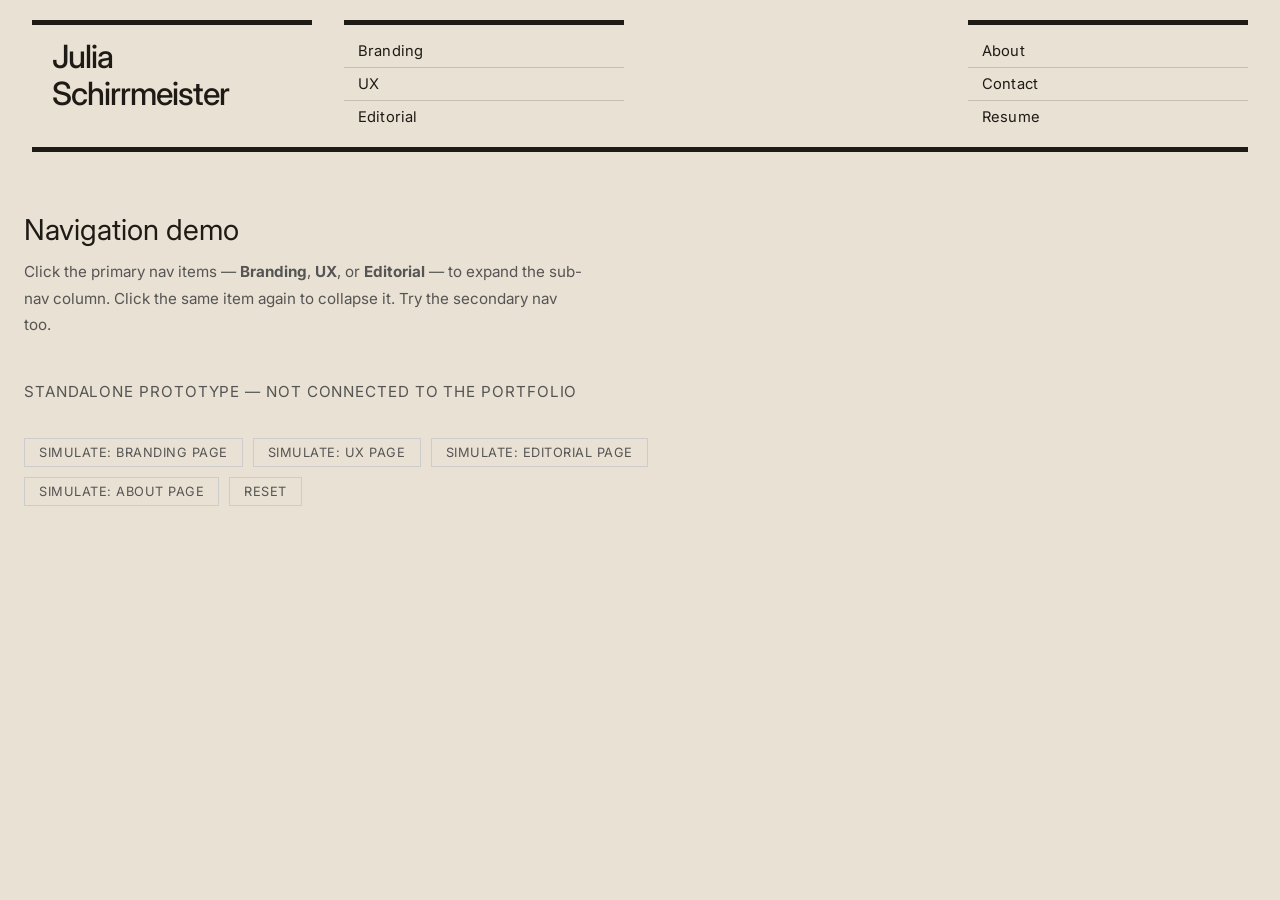
<file: nav-demo.html>
<!DOCTYPE html>
<html lang="en">
<head>
  <meta charset="UTF-8">
  <meta name="viewport" content="width=device-width, initial-scale=1.0">
  <title>Nav Demo — Biber-style</title>
  <link href="https://fonts.googleapis.com/css2?family=Inter:wght@300;400;500&display=swap" rel="stylesheet">
  <style>
    *, *::before, *::after { box-sizing: border-box; margin: 0; padding: 0; }

    body {
      font-family: 'Inter', sans-serif;
      background: #e9e1d3;
      color: #1e1b17;
    }

    /* ── HEADER ── */
    header {
      position: sticky;
      top: 0;
      background: #e9e1d3;
      z-index: 100;
      padding-top: 20px; /* space above the first rule, matching Biber */
    }

    .nav-grid {
      display: grid;
      grid-template-columns: 1fr 1fr 1fr 1fr;
      column-gap: 32px;
      align-items: start;
      margin: 0 32px;        /* left/right margin — rules don't touch screen edges */
      padding-bottom: 0;
      border-bottom: 5px solid #1e1b17;
    }

    .nav-col {
      border-top: 5px solid #1e1b17;
      padding: 10px 0 14px;
    }

    /* Sub-nav column: invisible by default, slides in */
    .nav-col--sub {
      border-top: 5px solid #1e1b17;
      padding: 10px 0 14px;
      opacity: 0;
      pointer-events: none;
      transition: opacity 0.15s ease;
    }

    .nav-col--sub.visible {
      opacity: 1;
      pointer-events: auto;
    }

    /* ── LOGO ── */
    .nav-logo {
      display: block;
      font-size: 2rem;
      font-weight: 500;
      letter-spacing: -0.03em;
      text-decoration: none;
      color: #1e1b17;
      padding: 4px 20px 0;
      line-height: 1.15;
    }

    /* ── NAV ITEMS ── */
    .nav-list {
      list-style: none;
    }

    .nav-list a,
    .nav-list button {
      display: block;
      width: 100%;
      text-align: left;
      padding: 5px 14px;
      font-size: 0.92rem;
      font-weight: 400;
      text-decoration: none;
      color: #1e1b17;
      background: none;
      border: none;
      cursor: pointer;
      letter-spacing: 0.01em;
      line-height: 1.5;
      font-family: inherit;
    }

    /* Dimmed: non-active items in primary nav go gray */
    .nav-list.dimmed li a,
    .nav-list.dimmed li button {
      color: #9a9186;
    }

    .nav-list.dimmed li.active a,
    .nav-list.dimmed li.active button {
      color: #1e1b17;
    }

    /* Hover + active highlight */
    .nav-list li a:hover,
    .nav-list li button:hover,
    .nav-list li.active > a,
    .nav-list li.active > button {
      background: #b4c9d1; /* dusty eggshell blue */
    }

    /* Active secondary nav item goes bold */
    .nav-list li.active-secondary > a {
      font-weight: 600;
      background: none;
    }

    /* Separator under each item */
    .nav-list li {
      border-bottom: 1px solid #c8bfb0;
    }
    .nav-list li:last-child {
      border-bottom: none;
    }

    /* ── PLACEHOLDER PAGE CONTENT ── */
    .page-content {
      padding: 60px 24px;
      max-width: 800px;
    }

    .page-content h1 {
      font-size: 1.8rem;
      font-weight: 400;
      margin-bottom: 12px;
    }

    .page-content p {
      font-size: 0.95rem;
      line-height: 1.75;
      color: #555;
      max-width: 560px;
      margin-bottom: 10px;
    }

    .hint {
      margin-top: 40px;
      font-size: 0.75rem;
      color: #bbb;
      letter-spacing: 0.06em;
      text-transform: uppercase;
    }

    /* ── DEMO BUTTONS ── */
    .demo-controls {
      margin-top: 32px;
      display: flex;
      gap: 10px;
      flex-wrap: wrap;
    }

    .demo-btn {
      padding: 6px 14px;
      font-size: 0.8rem;
      font-family: inherit;
      border: 1px solid #ccc;
      background: none;
      cursor: pointer;
      letter-spacing: 0.04em;
      text-transform: uppercase;
      color: #555;
    }

    .demo-btn:hover {
      background: #f0f0f0;
    }
  </style>
</head>
<body>

  <header>
    <nav class="nav-grid" aria-label="Main navigation">

      <!-- Col 1: Logo -->
      <div class="nav-col">
        <a href="#" class="nav-logo" id="nav-logo">Julia<br>Schirrmeister</a>
      </div>

      <!-- Col 2: Primary nav -->
      <div class="nav-col">
        <ul class="nav-list" id="primary-nav">
          <li id="item-branding">
            <button aria-expanded="false">Branding</button>
          </li>
          <li id="item-ux">
            <button aria-expanded="false">UX</button>
          </li>
          <li id="item-editorial">
            <button aria-expanded="false">Editorial</button>
          </li>
        </ul>
      </div>

      <!-- Col 3: Sub-nav (populated dynamically) -->
      <div class="nav-col nav-col--sub" id="sub-nav" aria-hidden="true">
        <ul class="nav-list" id="sub-nav-list"></ul>
      </div>

      <!-- Col 4: Secondary nav -->
      <div class="nav-col">
        <ul class="nav-list" id="secondary-nav">
          <li id="item-about"><a href="#">About</a></li>
          <li id="item-contact"><a href="#">Contact</a></li>
          <li id="item-resume"><a href="#">Resume</a></li>
        </ul>
      </div>

    </nav>
  </header>

  <main class="page-content" id="page-content">
    <h1 id="page-title">Navigation demo</h1>
    <p>Click the primary nav items — <strong>Branding</strong>, <strong>UX</strong>, or <strong>Editorial</strong> — to expand the sub-nav column. Click the same item again to collapse it. Try the secondary nav too.</p>
    <p class="hint">Standalone prototype — not connected to the portfolio</p>

    <div class="demo-controls">
      <button class="demo-btn" onclick="simulatePage('branding')">Simulate: Branding page</button>
      <button class="demo-btn" onclick="simulatePage('ux')">Simulate: UX page</button>
      <button class="demo-btn" onclick="simulatePage('editorial')">Simulate: Editorial page</button>
      <button class="demo-btn" onclick="simulatePage('about')">Simulate: About page</button>
      <button class="demo-btn" onclick="simulatePage('home')">Reset</button>
    </div>
  </main>

  <script>
    const subNavs = {
      branding:  ['SVA Film Logo', 'Apollo'],
      ux:        ['Patient Portal'],
      editorial: ['Thesis Book', 'Zine'],
    };

    const primaryItems = {
      branding:  document.getElementById('item-branding'),
      ux:        document.getElementById('item-ux'),
      editorial: document.getElementById('item-editorial'),
    };

    const secondaryItems = {
      about:   document.getElementById('item-about'),
      contact: document.getElementById('item-contact'),
      resume:  document.getElementById('item-resume'),
    };

    const primaryNav  = document.getElementById('primary-nav');
    const subNav      = document.getElementById('sub-nav');
    const subNavList  = document.getElementById('sub-nav-list');

    let activeKey = null; // which primary item is open

    function closeAll() {
      Object.values(primaryItems).forEach(li => {
        li.classList.remove('active');
        li.querySelector('button').setAttribute('aria-expanded', 'false');
      });
      Object.values(secondaryItems).forEach(li => li.classList.remove('active-secondary'));
      primaryNav.classList.remove('dimmed');
      subNav.classList.remove('visible');
      subNav.setAttribute('aria-hidden', 'true');
      activeKey = null;
    }

    function openPrimary(key) {
      closeAll();
      activeKey = key;

      const li  = primaryItems[key];
      const btn = li.querySelector('button');
      li.classList.add('active');
      btn.setAttribute('aria-expanded', 'true');
      primaryNav.classList.add('dimmed');

      // Populate sub-nav
      subNavList.innerHTML = subNavs[key]
        .map(name => `<li><a href="#">${name}</a></li>`)
        .join('');

      subNav.classList.add('visible');
      subNav.setAttribute('aria-hidden', 'false');
    }

    // Wire up primary nav buttons
    Object.entries(primaryItems).forEach(([key, li]) => {
      li.querySelector('button').addEventListener('click', () => {
        if (activeKey === key) {
          closeAll();
        } else {
          openPrimary(key);
        }
      });
    });

    // Wire up secondary nav — closes primary sub-nav, marks self active
    Object.entries(secondaryItems).forEach(([key, li]) => {
      li.querySelector('a').addEventListener('click', (e) => {
        e.preventDefault();
        closeAll();
        li.classList.add('active-secondary');
        // dim primary nav
        primaryNav.classList.add('dimmed');
      });
    });

    // Logo resets everything
    document.getElementById('nav-logo').addEventListener('click', (e) => {
      e.preventDefault();
      closeAll();
    });

    // Demo page simulator
    function simulatePage(page) {
      closeAll();
      const titles = {
        branding:  'Branding',
        ux:        'UX',
        editorial: 'Editorial',
        about:     'About',
        home:      'Navigation demo',
      };
      document.getElementById('page-title').textContent = titles[page] || page;

      if (page === 'about') {
        secondaryItems.about.classList.add('active-secondary');
        primaryNav.classList.add('dimmed');
      } else if (primaryItems[page]) {
        openPrimary(page);
      }
    }
  </script>

</body>
</html>
</file>
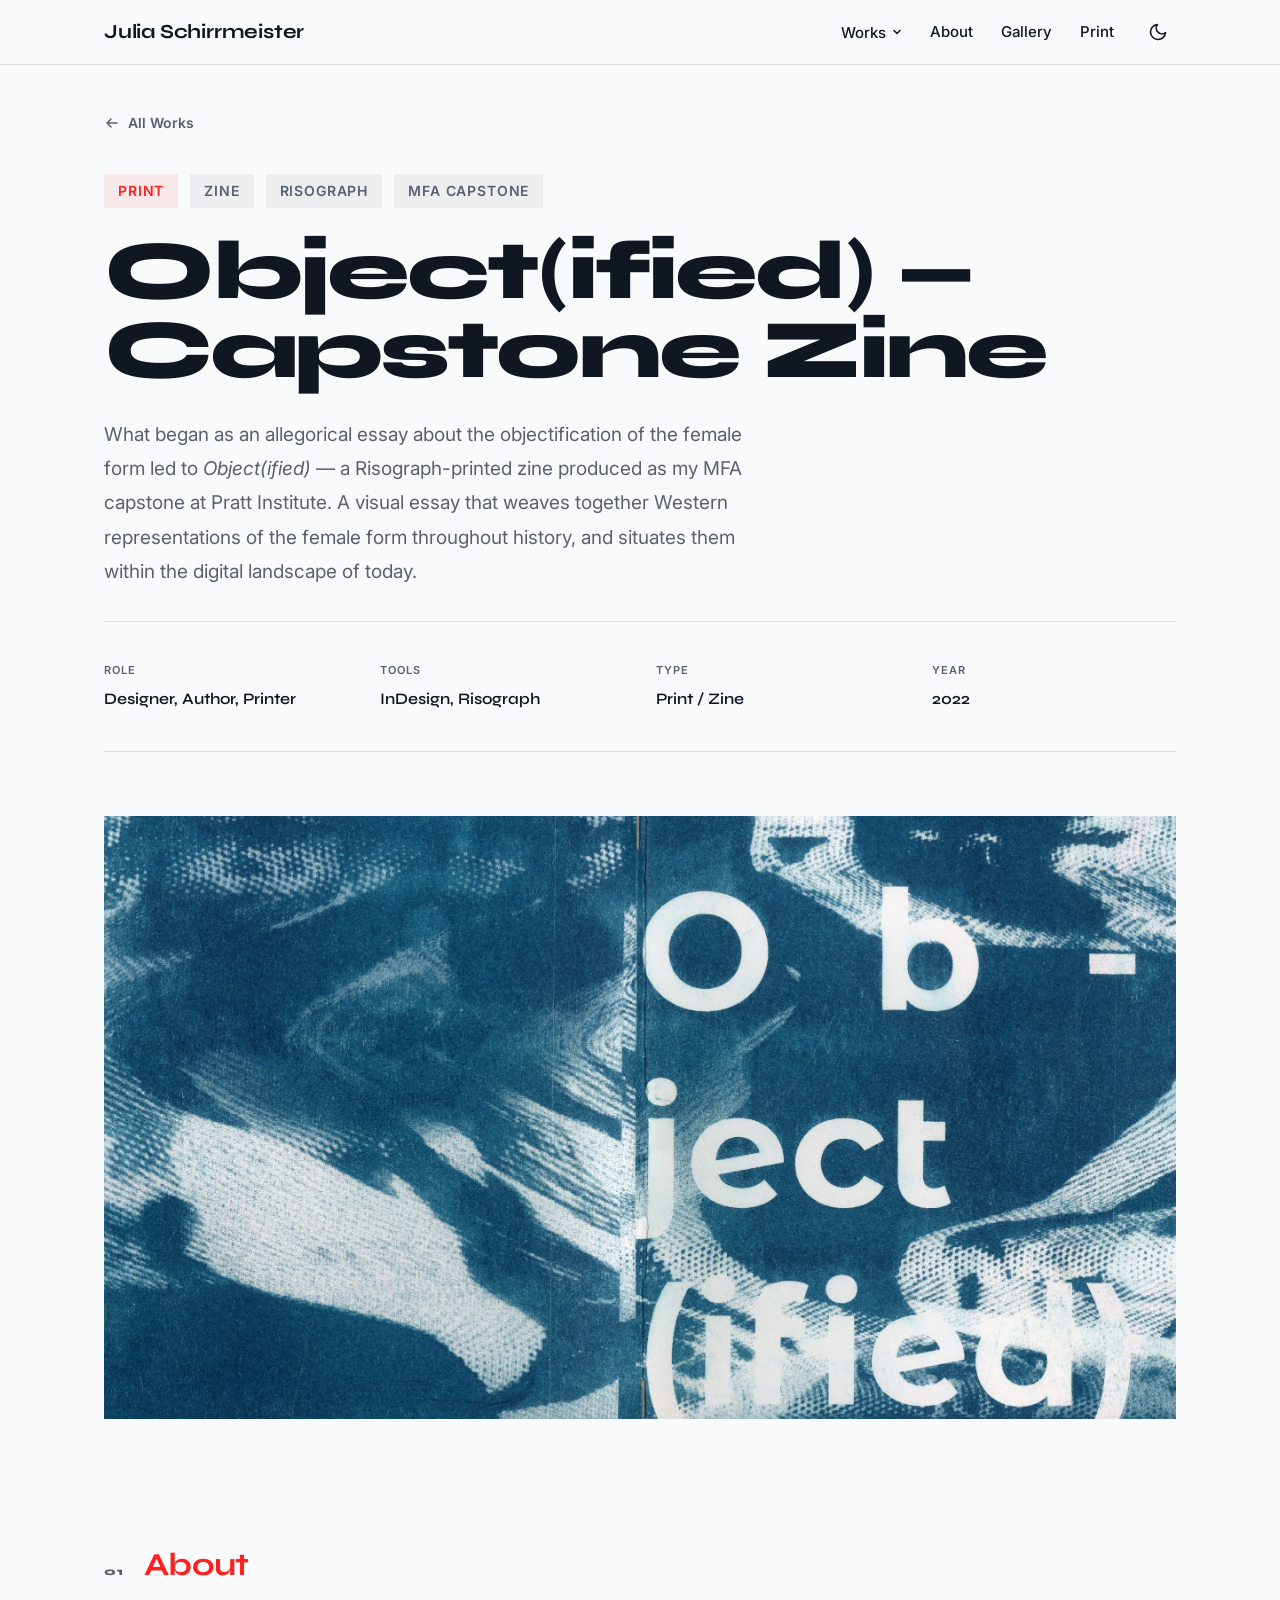
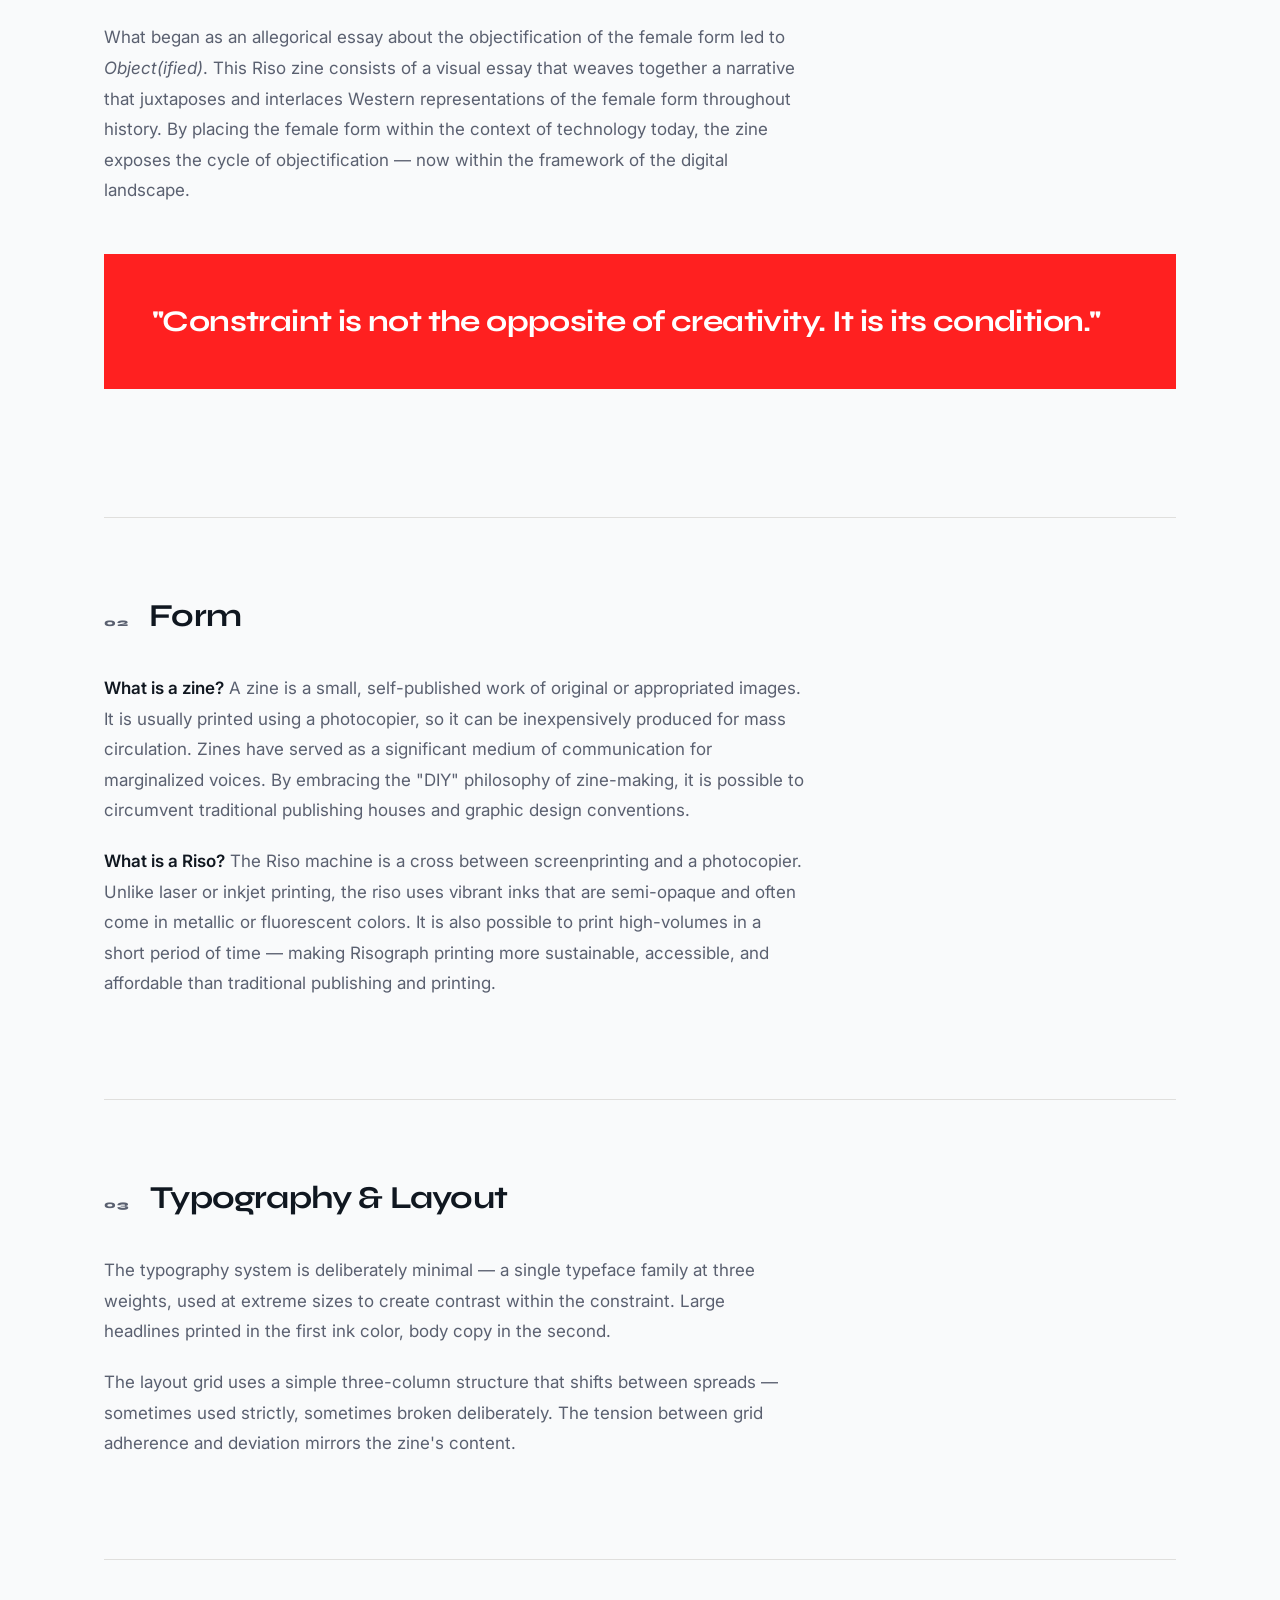
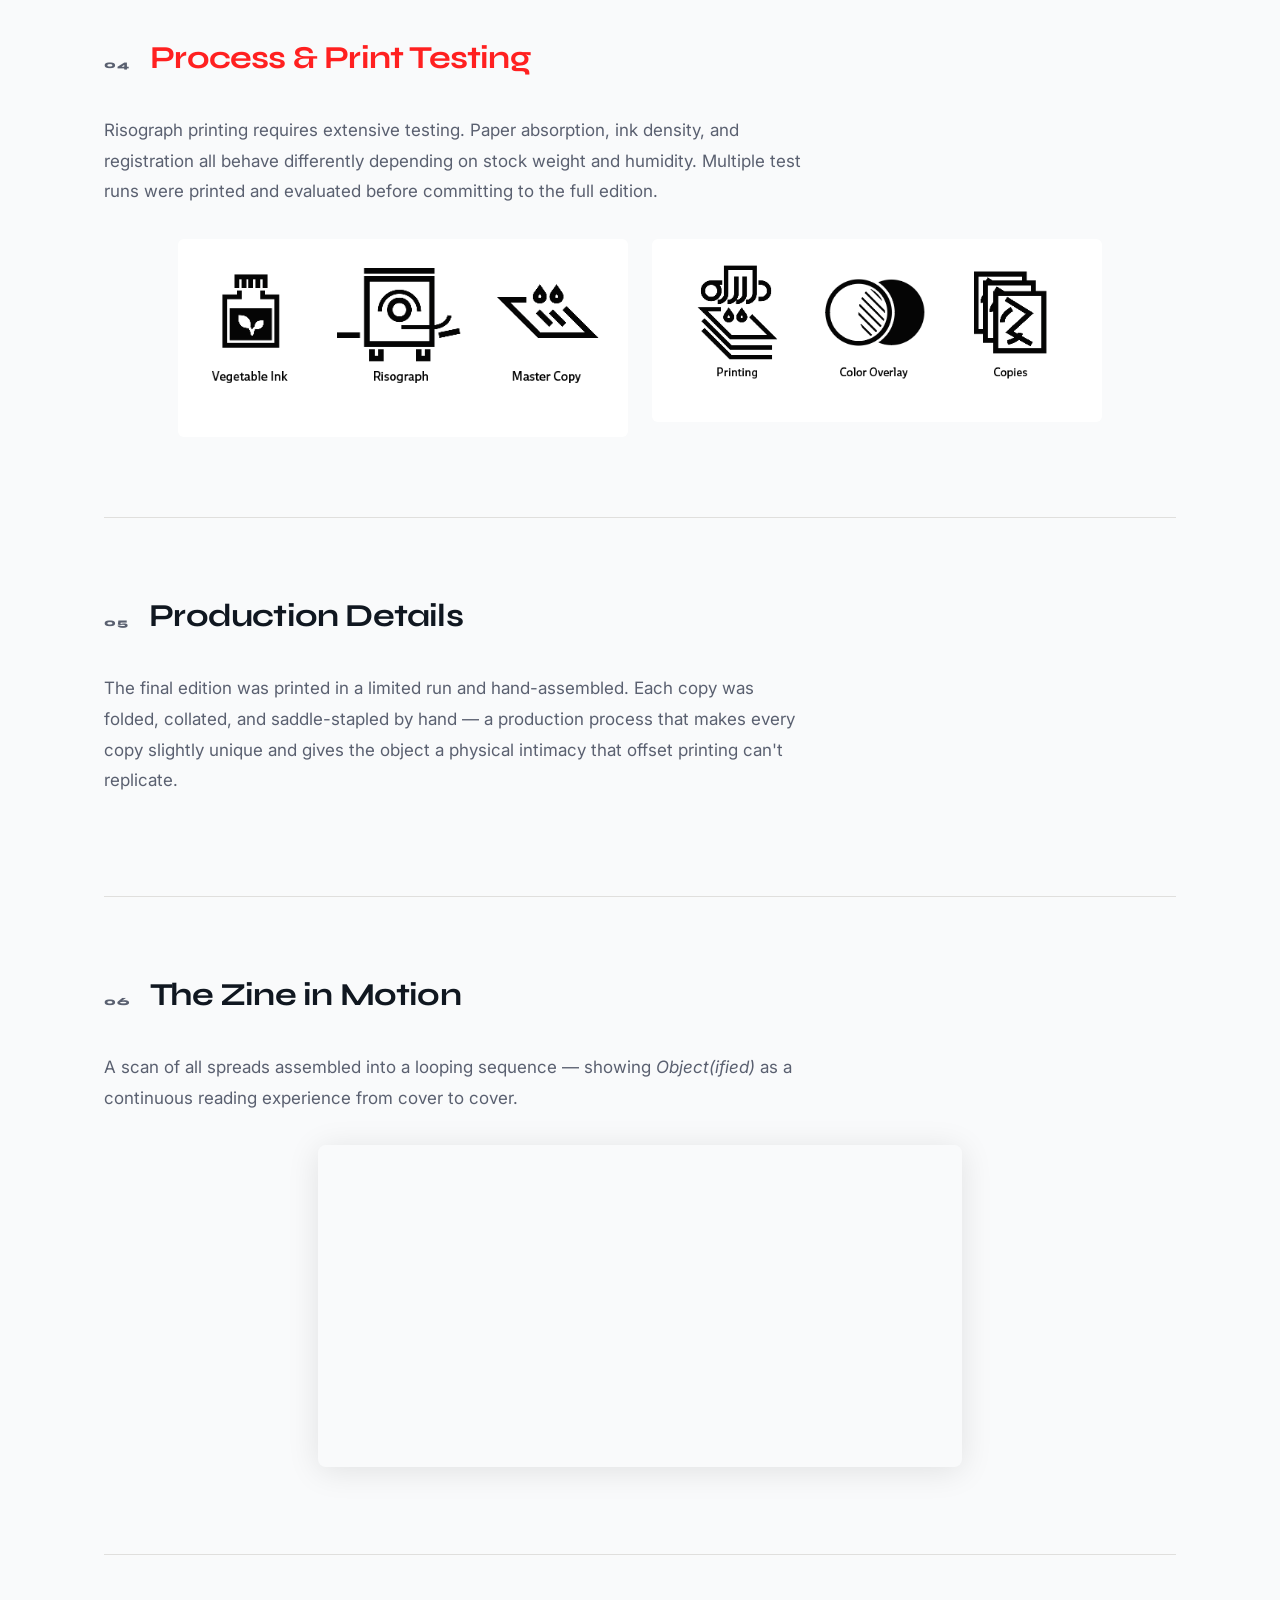
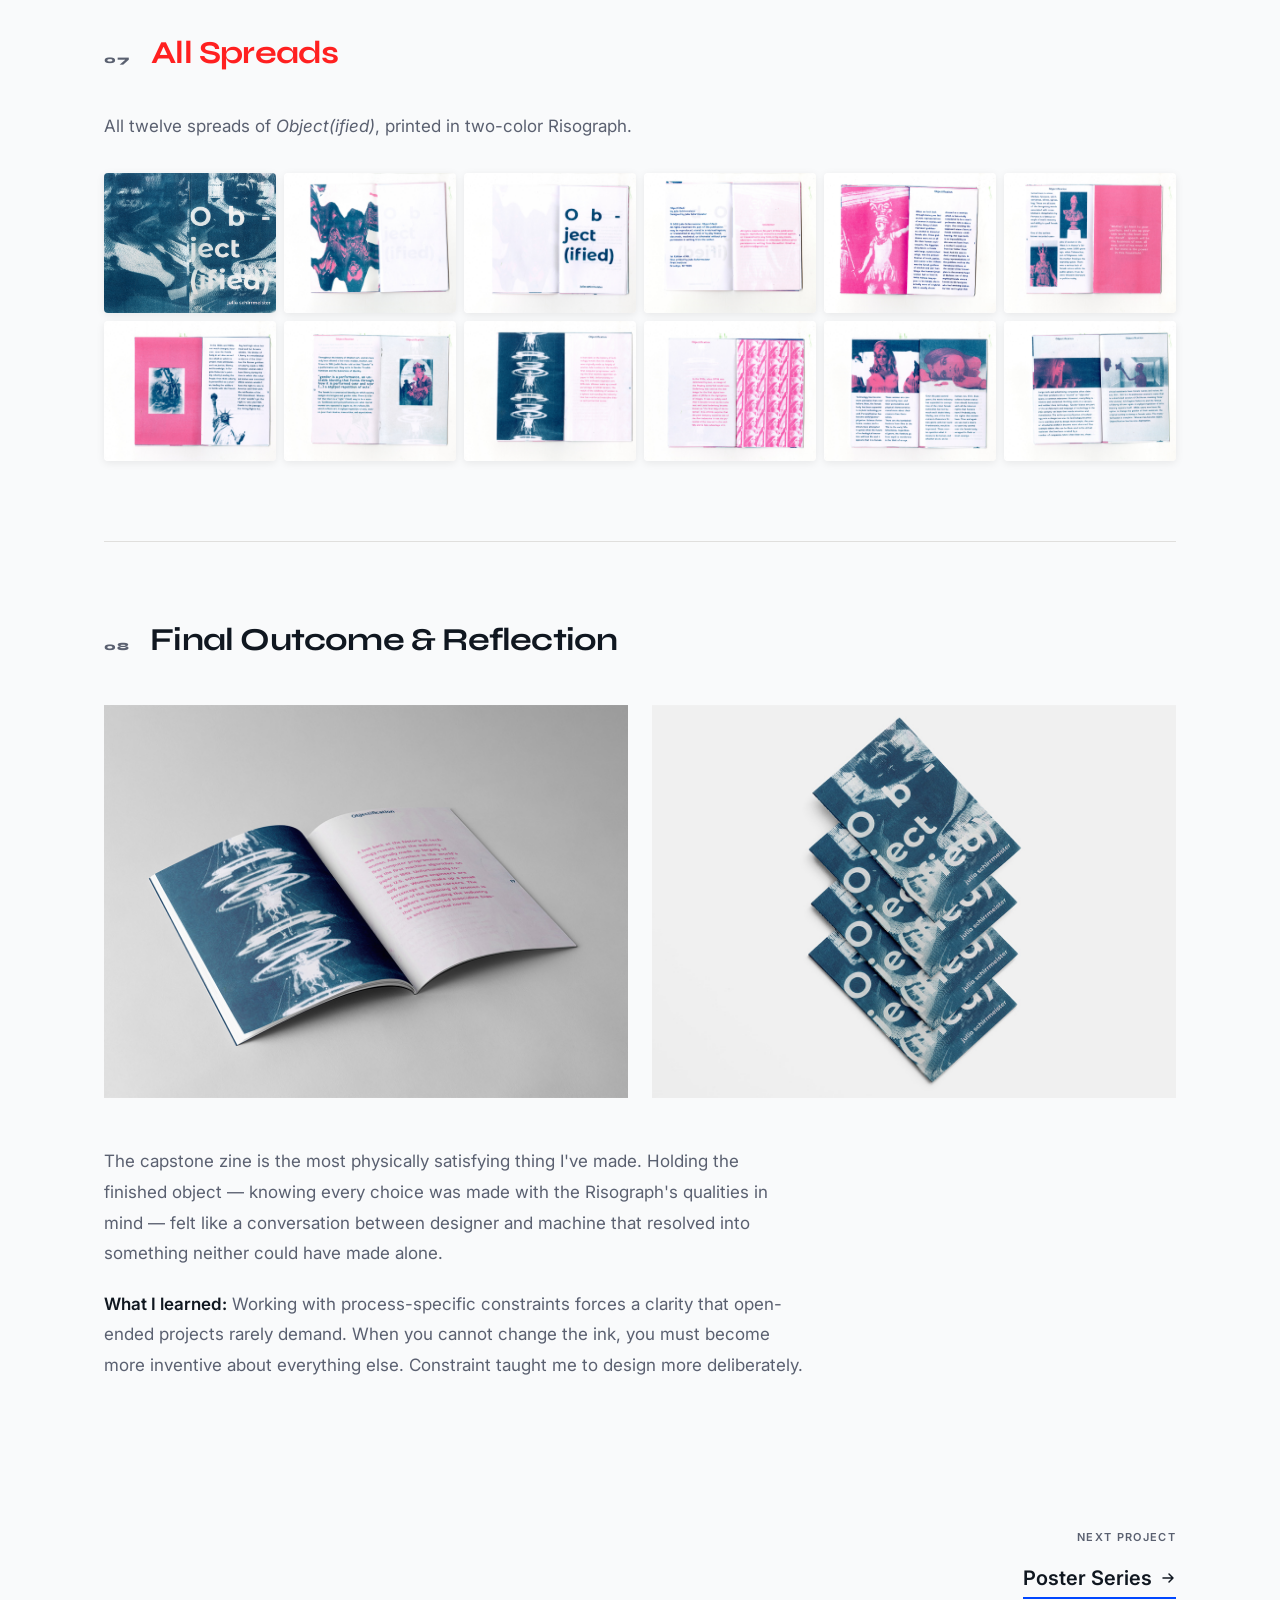
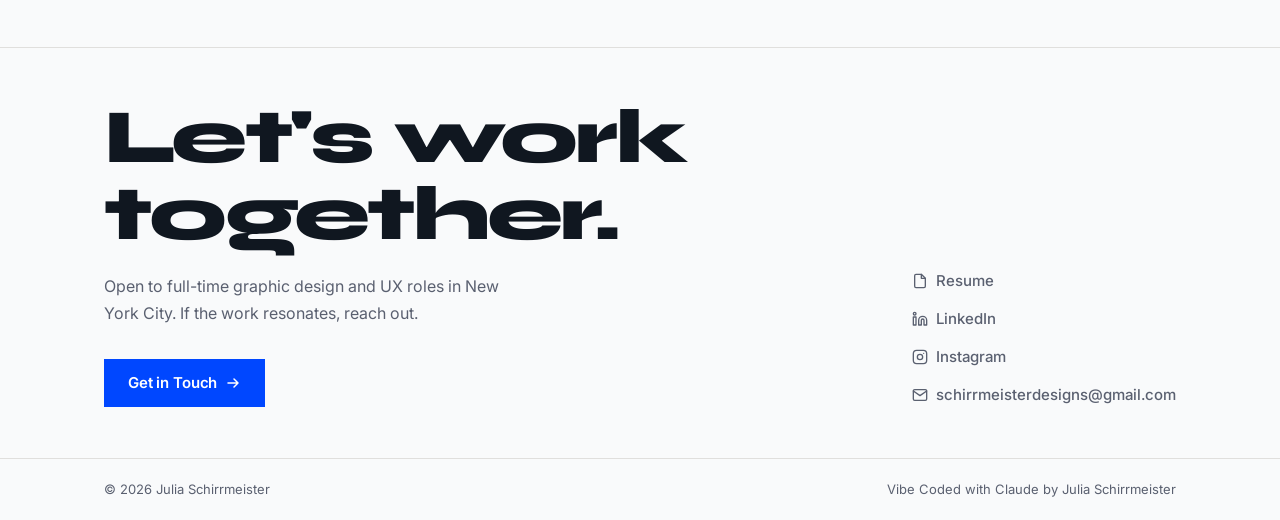
<file: projects/capstone-zine.html>
<!DOCTYPE html>
<html lang="en" data-theme="">
<head>
  <meta charset="UTF-8">
  <meta name="viewport" content="width=device-width, initial-scale=1.0">
  <meta name="description" content="Capstone Zine — print design project by Julia Schirrmeister. MFA capstone zine with color/ink strategy, typography, and risograph print production.">
  <title>Capstone Zine — Julia Schirrmeister</title>
  <link rel="preconnect" href="https://fonts.googleapis.com">
  <link rel="preconnect" href="https://fonts.gstatic.com" crossorigin>
  <link href="https://fonts.googleapis.com/css2?family=Syne:wght@400;500;600;700;800&family=Inter:ital,wght@0,300;0,400;0,500;0,600;1,400;1,600&display=swap" rel="stylesheet">
  <link rel="stylesheet" href="../styles.css">
  <script>
    (function(){var t=localStorage.getItem('theme');var d=window.matchMedia('(prefers-color-scheme:dark)').matches;if(t==='dark'||(t===null&&d))document.documentElement.setAttribute('data-theme','dark');})();
  </script>
</head>
<body>
  <a href="#main-content" class="skip-link">Skip to main content</a>

  <header>
    <nav class="nav" aria-label="Main navigation">
      <div class="container nav-inner">
        <a href="../index.html" class="nav-brand">Julia Schirrmeister</a>
        <div class="nav-right">
          <ul class="nav-links" id="nav-links" role="list">
            <li class="nav-dropdown" role="none">
              <button class="nav-dropdown-trigger" aria-haspopup="listbox" aria-expanded="false" aria-controls="works-dropdown">
                Works
                <svg class="dropdown-chevron" viewBox="0 0 10 10" fill="none" aria-hidden="true"><path d="M2 3.5L5 6.5L8 3.5" stroke="currentColor" stroke-width="1.5" stroke-linecap="round" stroke-linejoin="round"/></svg>
              </button>
              <ul class="nav-dropdown-menu" id="works-dropdown" role="listbox" data-open="false">
                <li role="none"><a href="patient-portal.html" class="nav-dropdown-item" role="option"><span class="nav-dropdown-item-num">01</span>Healthcare UX/UI</a></li>
                <li role="none"><a href="sva-film-logo.html" class="nav-dropdown-item" role="option"><span class="nav-dropdown-item-num">02</span>Logo/Identity</a></li>
                <li role="none"><a href="thesis-book.html" class="nav-dropdown-item" role="option"><span class="nav-dropdown-item-num">03</span>Editorial Book</a></li>
                <li role="none"><a href="capstone-zine.html" class="nav-dropdown-item" role="option"><span class="nav-dropdown-item-num">04</span>Print/Editorial</a></li>
                <li role="none"><a href="poster-series.html" class="nav-dropdown-item" role="option"><span class="nav-dropdown-item-num">05</span>Branding</a></li>
              </ul>
            </li>
            <li role="none"><a href="../about.html" class="nav-link">About</a></li>
            <li role="none"><a href="../art.html" class="nav-link">Gallery</a></li>
            <li role="none"><a href="../print.html" class="nav-link">Print</a></li>
          </ul>
          <button class="theme-toggle" id="theme-toggle" aria-label="Switch to dark mode" title="Toggle dark mode">
            <svg class="icon-sun" width="20" height="20" viewBox="0 0 24 24" fill="none" aria-hidden="true"><circle cx="12" cy="12" r="5" stroke="currentColor" stroke-width="2"/><path d="M12 2v2M12 20v2M4.22 4.22l1.42 1.42M18.36 18.36l1.42 1.42M2 12h2M20 12h2M4.22 19.78l1.42-1.42M18.36 5.64l1.42-1.42" stroke="currentColor" stroke-width="2" stroke-linecap="round"/></svg>
            <svg class="icon-moon" width="20" height="20" viewBox="0 0 24 24" fill="none" aria-hidden="true"><path d="M21 12.79A9 9 0 1 1 11.21 3 7 7 0 0 0 21 12.79z" stroke="currentColor" stroke-width="2" stroke-linecap="round" stroke-linejoin="round"/></svg>
          </button>
          <button class="mobile-menu-toggle" id="mobile-menu-toggle" aria-label="Open navigation menu" aria-expanded="false" aria-controls="nav-links">
            <svg width="24" height="24" viewBox="0 0 24 24" fill="none" aria-hidden="true"><path d="M3 6h18M3 12h18M3 18h18" stroke="currentColor" stroke-width="2" stroke-linecap="round"/></svg>
          </button>
        </div>
      </div>
    </nav>
  </header>

  <main id="main-content" class="page-content">
    <div class="container">

      <section class="project-page-hero" aria-labelledby="project-title">
        <a href="../index.html#projects" class="back-nav">
          <svg width="16" height="16" viewBox="0 0 16 16" fill="none" aria-hidden="true"><path d="M13 8H3M7 4l-4 4 4 4" stroke="currentColor" stroke-width="1.5" stroke-linecap="round" stroke-linejoin="round"/></svg>
          All Works
        </a>
        <div class="project-page-eyebrow">
          <span class="tag tag--red">Print</span>
          <span class="tag">Zine</span>
          <span class="tag">Risograph</span>
          <span class="tag">MFA Capstone</span>
        </div>
        <h1 class="project-page-title" id="project-title">Object(ified) — Capstone Zine</h1>
        <p class="project-page-overview">
          What began as an allegorical essay about the objectification of the female form led to <em>Object(ified)</em> — a Risograph-printed zine produced as my MFA capstone at Pratt Institute. A visual essay that weaves together Western representations of the female form throughout history, and situates them within the digital landscape of today.
        </p>
        <div class="project-details-bar" aria-label="Project details">
          <div class="detail-item"><label>Role</label><span>Designer, Author, Printer</span></div>
          <div class="detail-item"><label>Tools</label><span>InDesign, Risograph</span></div>
          <div class="detail-item"><label>Type</label><span>Print / Zine</span></div>
          <div class="detail-item"><label>Year</label><span>2022</span></div>
        </div>
      </section>

      <figure class="case-img-full" aria-label="Capstone zine first spread">
        <img src="../images/projects/capstone-zine/Zine_Spread_01.jpg" alt="Object(ified) zine — first spread" style="width:100%; height:100%; object-fit:cover; display:block;">
      </figure>

      <!-- 01 ABOUT -->
      <section class="case-section accent-red" aria-labelledby="cs-01">
        <div class="case-section-label">
          <span class="case-section-num">01</span>
          <h2 class="case-section-title" id="cs-01">About</h2>
        </div>
        <p class="case-text">
          What began as an allegorical essay about the objectification of the female form led to <em>Object(ified)</em>. This Riso zine consists of a visual essay that weaves together a narrative that juxtaposes and interlaces Western representations of the female form throughout history. By placing the female form within the context of technology today, the zine exposes the cycle of objectification — now within the framework of the digital landscape.
        </p>
        <div class="highlight-block highlight-block--red">
          <p>"Constraint is not the opposite of creativity. It is its condition."</p>
        </div>
      </section>

      <!-- 02 FORM -->
      <section class="case-section" aria-labelledby="cs-02">
        <div class="case-section-label">
          <span class="case-section-num">02</span>
          <h2 class="case-section-title" id="cs-02">Form</h2>
        </div>
        <p class="case-text">
          <strong>What is a zine?</strong> A zine is a small, self-published work of original or appropriated images. It is usually printed using a photocopier, so it can be inexpensively produced for mass circulation. Zines have served as a significant medium of communication for marginalized voices. By embracing the "DIY" philosophy of zine-making, it is possible to circumvent traditional publishing houses and graphic design conventions.
        </p>
        <p class="case-text">
          <strong>What is a Riso?</strong> The Riso machine is a cross between screenprinting and a photocopier. Unlike laser or inkjet printing, the riso uses vibrant inks that are semi-opaque and often come in metallic or fluorescent colors. It is also possible to print high-volumes in a short period of time — making Risograph printing more sustainable, accessible, and affordable than traditional publishing and printing.
        </p>
      </section>

      <!-- 03 TYPOGRAPHY & LAYOUT -->
      <section class="case-section" aria-labelledby="cs-03">
        <div class="case-section-label">
          <span class="case-section-num">03</span>
          <h2 class="case-section-title" id="cs-03">Typography &amp; Layout</h2>
        </div>
        <p class="case-text">
          The typography system is deliberately minimal — a single typeface family at three weights, used at extreme sizes to create contrast within the constraint. Large headlines printed in the first ink color, body copy in the second.
        </p>

        <p class="case-text">
          The layout grid uses a simple three-column structure that shifts between spreads — sometimes used strictly, sometimes broken deliberately. The tension between grid adherence and deviation mirrors the zine's content.
        </p>
      </section>

      <!-- 04 PROCESS & PRINT TESTING -->
      <section class="case-section accent-red" aria-labelledby="cs-04">
        <div class="case-section-label">
          <span class="case-section-num">04</span>
          <h2 class="case-section-title" id="cs-04">Process &amp; Print Testing</h2>
        </div>
        <p class="case-text">
          Risograph printing requires extensive testing. Paper absorption, ink density, and registration all behave differently depending on stock weight and humidity. Multiple test runs were printed and evaluated before committing to the full edition.
        </p>
        <div style="display:flex; gap:1.5rem; margin-top:2rem; justify-content:center;">
          <figure style="margin:0; flex:0 0 auto; max-width:42%;">
            <img src="../images/projects/capstone-zine/Zine_Printing_01.png" alt="Risograph printing process" style="width:100%; height:auto; display:block; border-radius:6px;">
          </figure>
          <figure style="margin:0; flex:0 0 auto; max-width:42%;">
            <img src="../images/projects/capstone-zine/Zine_Printing_02.png" alt="Risograph printing detail" style="width:100%; height:auto; display:block; border-radius:6px;">
          </figure>
        </div>
      </section>

      <!-- 05 PRODUCTION DETAILS -->
      <section class="case-section" aria-labelledby="cs-05">
        <div class="case-section-label">
          <span class="case-section-num">05</span>
          <h2 class="case-section-title" id="cs-05">Production Details</h2>
        </div>
        <p class="case-text">
          The final edition was printed in a limited run and hand-assembled. Each copy was folded, collated, and saddle-stapled by hand — a production process that makes every copy slightly unique and gives the object a physical intimacy that offset printing can't replicate.
        </p>
      </section>

      <!-- 06 THE ZINE IN MOTION -->
      <section class="case-section" aria-labelledby="cs-06">
        <div class="case-section-label">
          <span class="case-section-num">06</span>
          <h2 class="case-section-title" id="cs-06">The Zine in Motion</h2>
        </div>
        <p class="case-text">
          A scan of all spreads assembled into a looping sequence — showing <em>Object(ified)</em> as a continuous reading experience from cover to cover.
        </p>
        <figure aria-label="Animated scan of all zine spreads" style="text-align:center; margin-top:2rem;">
          <video autoplay loop muted playsinline style="width:60%; max-width:680px; display:inline-block; border-radius:8px; box-shadow:0 4px 32px rgba(0,0,0,0.10);">
            <source src="../images/projects/capstone-zine/Zine_GIF.mp4" type="video/mp4">
          </video>
        </figure>
      </section>

      <!-- 07 ALL SPREADS -->
      <section class="case-section accent-red" aria-labelledby="cs-07">
        <div class="case-section-label">
          <span class="case-section-num">07</span>
          <h2 class="case-section-title" id="cs-07">All Spreads</h2>
        </div>
        <p class="case-text">
          All twelve spreads of <em>Object(ified)</em>, printed in two-color Risograph.
        </p>
        <style>
          .spreads-grid {
            display: grid;
            grid-template-columns: repeat(6, 1fr);
            gap: 0.5rem;
            margin-top: 2rem;
          }
          .spreads-grid figure {
            margin: 0;
            aspect-ratio: 2416 / 1967;
            overflow: hidden;
            border-radius: 4px;
            box-shadow: 0 2px 8px rgba(0,0,0,0.08);
          }
          .spreads-grid img {
            width: 100%;
            height: 100%;
            object-fit: cover;
            display: block;
            transition: transform 0.4s ease;
          }
          .spreads-grid figure:hover img { transform: scale(1.03); }
          @media (max-width: 680px) {
            .spreads-grid { grid-template-columns: repeat(3, 1fr); }
          }
        </style>
        <div class="spreads-grid">
          <figure aria-label="Spread 01"><img src="../images/projects/capstone-zine/Zine_Spread_01.jpg" alt="Object(ified) zine spread 01"></figure>
          <figure aria-label="Spread 02"><img src="../images/projects/capstone-zine/Zine_Spread_02.jpg" alt="Object(ified) zine spread 02"></figure>
          <figure aria-label="Spread 03"><img src="../images/projects/capstone-zine/Zine_Spread_03.jpg" alt="Object(ified) zine spread 03"></figure>
          <figure aria-label="Spread 04"><img src="../images/projects/capstone-zine/Zine_Spread_04.jpg" alt="Object(ified) zine spread 04"></figure>
          <figure aria-label="Spread 05"><img src="../images/projects/capstone-zine/Zine_Spread_05.jpg" alt="Object(ified) zine spread 05"></figure>
          <figure aria-label="Spread 06"><img src="../images/projects/capstone-zine/Zine_Spread_06.jpg" alt="Object(ified) zine spread 06"></figure>
          <figure aria-label="Spread 07"><img src="../images/projects/capstone-zine/Zine_Spread_07.jpg" alt="Object(ified) zine spread 07"></figure>
          <figure aria-label="Spread 08"><img src="../images/projects/capstone-zine/Zine_Spread_08.jpg" alt="Object(ified) zine spread 08"></figure>
          <figure aria-label="Spread 09"><img src="../images/projects/capstone-zine/Zine_Spread_09.jpg" alt="Object(ified) zine spread 09"></figure>
          <figure aria-label="Spread 10"><img src="../images/projects/capstone-zine/Zine_Spread_10.jpg" alt="Object(ified) zine spread 10"></figure>
          <figure aria-label="Spread 11"><img src="../images/projects/capstone-zine/Zine_Spread_11.jpg" alt="Object(ified) zine spread 11"></figure>
          <figure aria-label="Spread 12"><img src="../images/projects/capstone-zine/Zine_Spread_12.jpg" alt="Object(ified) zine spread 12"></figure>
        </div>
      </section>

      <!-- 08 REFLECTION -->
      <section class="case-section" aria-labelledby="cs-08">
        <div class="case-section-label">
          <span class="case-section-num">08</span>
          <h2 class="case-section-title" id="cs-08">Final Outcome &amp; Reflection</h2>
        </div>
        <div class="case-img-half">
          <figure aria-label="Zine open page mockup">
            <img src="../images/projects/capstone-zine/Zine_Mockup_OpenPage.jpg" alt="Object(ified) zine open page mockup" style="width:100%; height:100%; object-fit:cover; display:block;">
          </figure>
          <figure aria-label="Zine copies mockup">
            <img src="../images/projects/capstone-zine/Zine_mockup_Zines.jpg" alt="Object(ified) zine copies mockup" style="width:100%; height:100%; object-fit:cover; display:block;">
          </figure>
        </div>
        <p class="case-text">
          The capstone zine is the most physically satisfying thing I've made. Holding the finished object — knowing every choice was made with the Risograph's qualities in mind — felt like a conversation between designer and machine that resolved into something neither could have made alone.
        </p>
        <p class="case-text">
          <strong>What I learned:</strong> Working with process-specific constraints forces a clarity that open-ended projects rarely demand. When you cannot change the ink, you must become more inventive about everything else. Constraint taught me to design more deliberately.
        </p>
      </section>

      <nav class="case-section" style="padding-top:3rem; padding-bottom:3rem; text-align:right;" aria-label="Next project">
        <p class="eyebrow mb-2">Next Project</p>
        <a href="poster-series.html" class="project-link" style="font-size:1.25rem;">
          Poster Series
          <svg width="16" height="16" viewBox="0 0 16 16" fill="none" aria-hidden="true"><path d="M3 8h10M9 4l4 4-4 4" stroke="currentColor" stroke-width="1.5" stroke-linecap="round" stroke-linejoin="round"/></svg>
        </a>
      </nav>

    </div>
  </main>

  <footer class="footer" aria-label="Site footer">
    <div class="container">
      <div class="footer-cta">
        <div>
          <h2 class="footer-headline">Let's work<br>together.</h2>
          <p class="footer-sub">Open to full-time graphic design and UX roles in New York City. If the work resonates, reach out.</p>
          <a href="mailto:schirrmeisterdesigns@gmail.com" class="btn btn-primary">Get in Touch <svg width="16" height="16" viewBox="0 0 16 16" fill="none" aria-hidden="true"><path d="M3 8h10M9 4l4 4-4 4" stroke="currentColor" stroke-width="1.5" stroke-linecap="round" stroke-linejoin="round"/></svg></a>
        </div>
        <nav class="footer-contact" aria-label="Contact and social links">
          <a href="../Julia_Schirrmeister_Resume_2026.pdf" class="contact-link" target="_blank" rel="noopener noreferrer" aria-label="View resume (opens in new tab)"><svg width="16" height="16" viewBox="0 0 24 24" fill="none" aria-hidden="true"><path d="M14 2H6a2 2 0 0 0-2 2v16a2 2 0 0 0 2 2h12a2 2 0 0 0 2-2V8z" stroke="currentColor" stroke-width="2" stroke-linecap="round" stroke-linejoin="round"/><polyline points="14 2 14 8 20 8" stroke="currentColor" stroke-width="2" stroke-linecap="round" stroke-linejoin="round"/></svg>Resume</a>
          <a href="https://linkedin.com/in/julia-schirrmeister-4711a9a7" class="contact-link" target="_blank" rel="noopener noreferrer" aria-label="LinkedIn (opens in new tab)"><svg width="16" height="16" viewBox="0 0 24 24" fill="none" aria-hidden="true"><path d="M16 8a6 6 0 0 1 6 6v7h-4v-7a2 2 0 0 0-2-2 2 2 0 0 0-2 2v7h-4v-7a6 6 0 0 1 6-6zM2 9h4v12H2z" stroke="currentColor" stroke-width="2" stroke-linecap="round" stroke-linejoin="round"/><circle cx="4" cy="4" r="2" stroke="currentColor" stroke-width="2"/></svg>LinkedIn</a>
          <a href="https://instagram.com/schirrmeisterdesigns" class="contact-link" target="_blank" rel="noopener noreferrer" aria-label="Instagram (opens in new tab)"><svg width="16" height="16" viewBox="0 0 24 24" fill="none" aria-hidden="true"><rect x="2" y="2" width="20" height="20" rx="5" stroke="currentColor" stroke-width="2"/><circle cx="12" cy="12" r="4" stroke="currentColor" stroke-width="2"/><circle cx="17.5" cy="6.5" r="1" fill="currentColor"/></svg>Instagram</a>
          <a href="mailto:schirrmeisterdesigns@gmail.com" class="contact-link"><svg width="16" height="16" viewBox="0 0 24 24" fill="none" aria-hidden="true"><rect x="2" y="4" width="20" height="16" rx="2" stroke="currentColor" stroke-width="2"/><polyline points="22,6 12,13 2,6" stroke="currentColor" stroke-width="2" stroke-linecap="round" stroke-linejoin="round"/></svg>schirrmeisterdesigns@gmail.com</a>
        </nav>
      </div>
    </div>
    <div class="footer-bottom"><div class="container footer-bottom-inner"><span>© 2026 Julia Schirrmeister</span><span>Vibe Coded with Claude by Julia Schirrmeister</span></div></div>
  </footer>

  <script src="../script.js"></script>
</body>
</html>
</file>
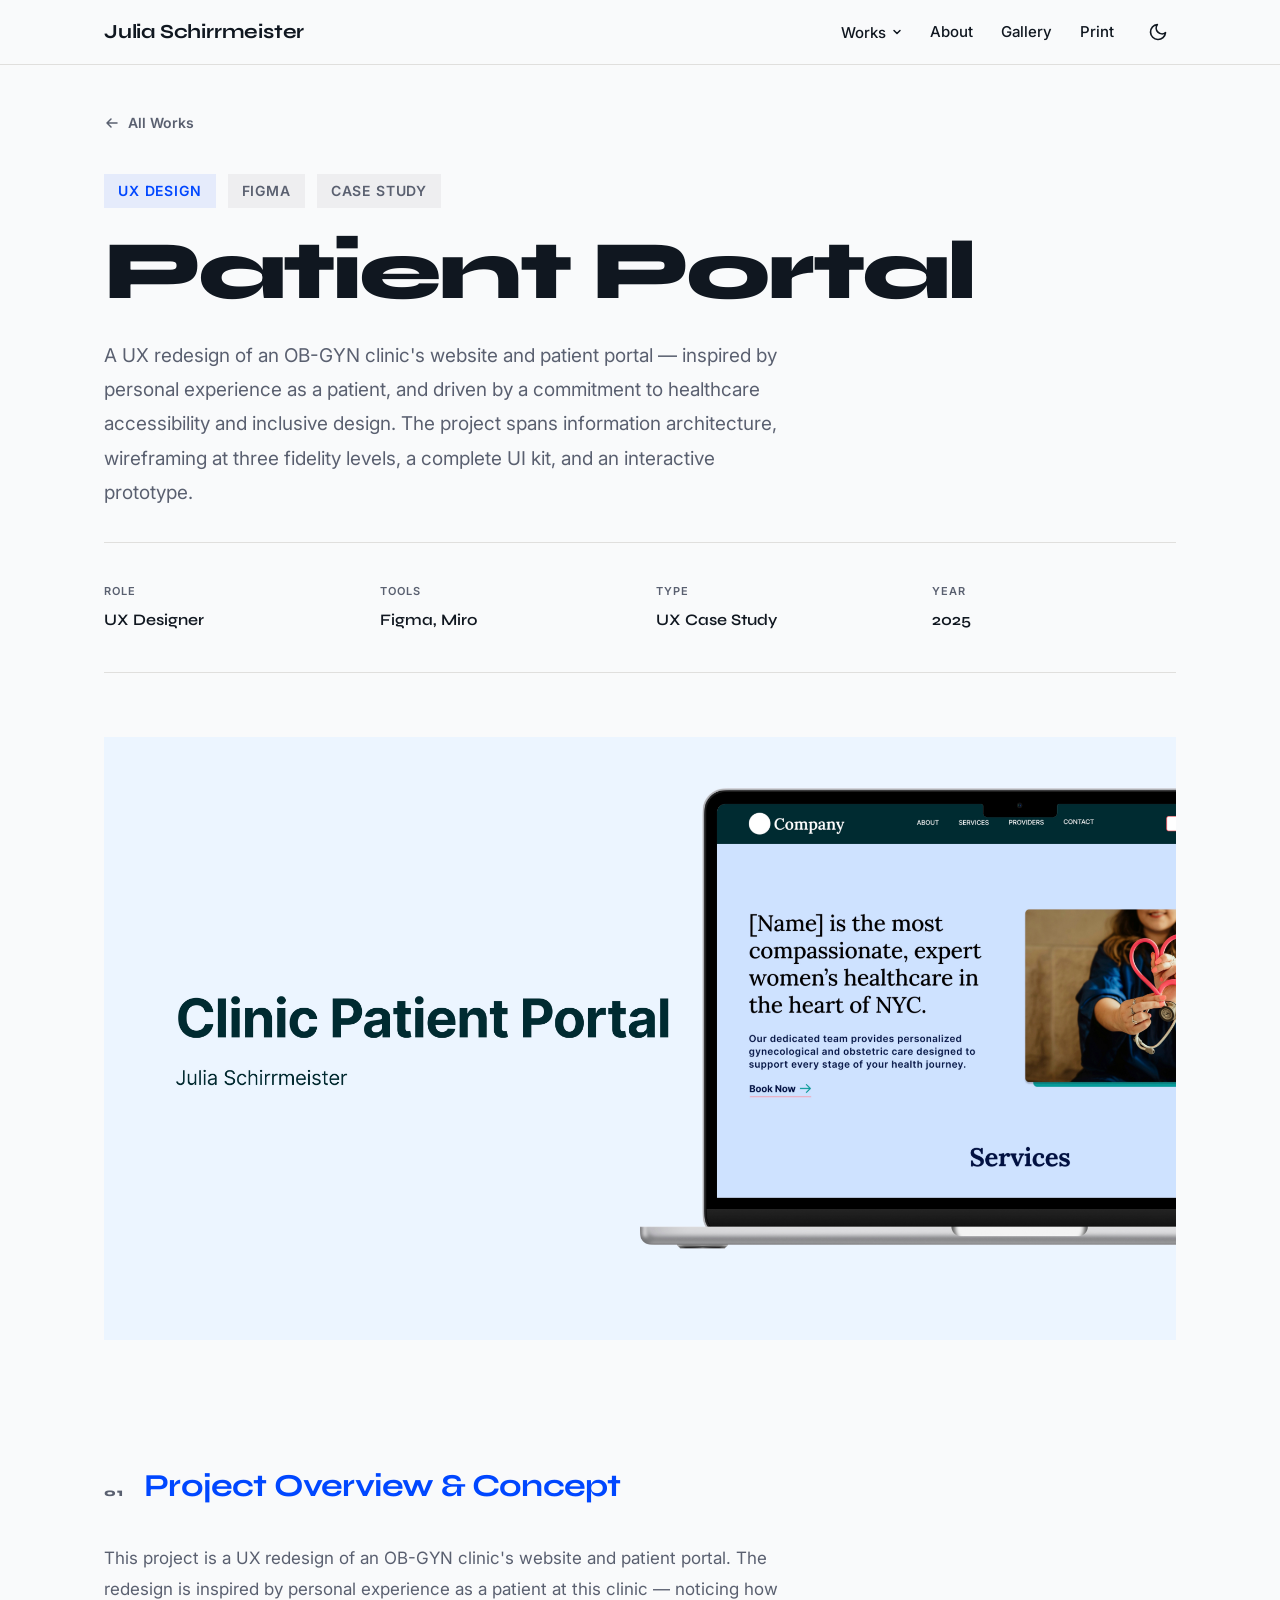
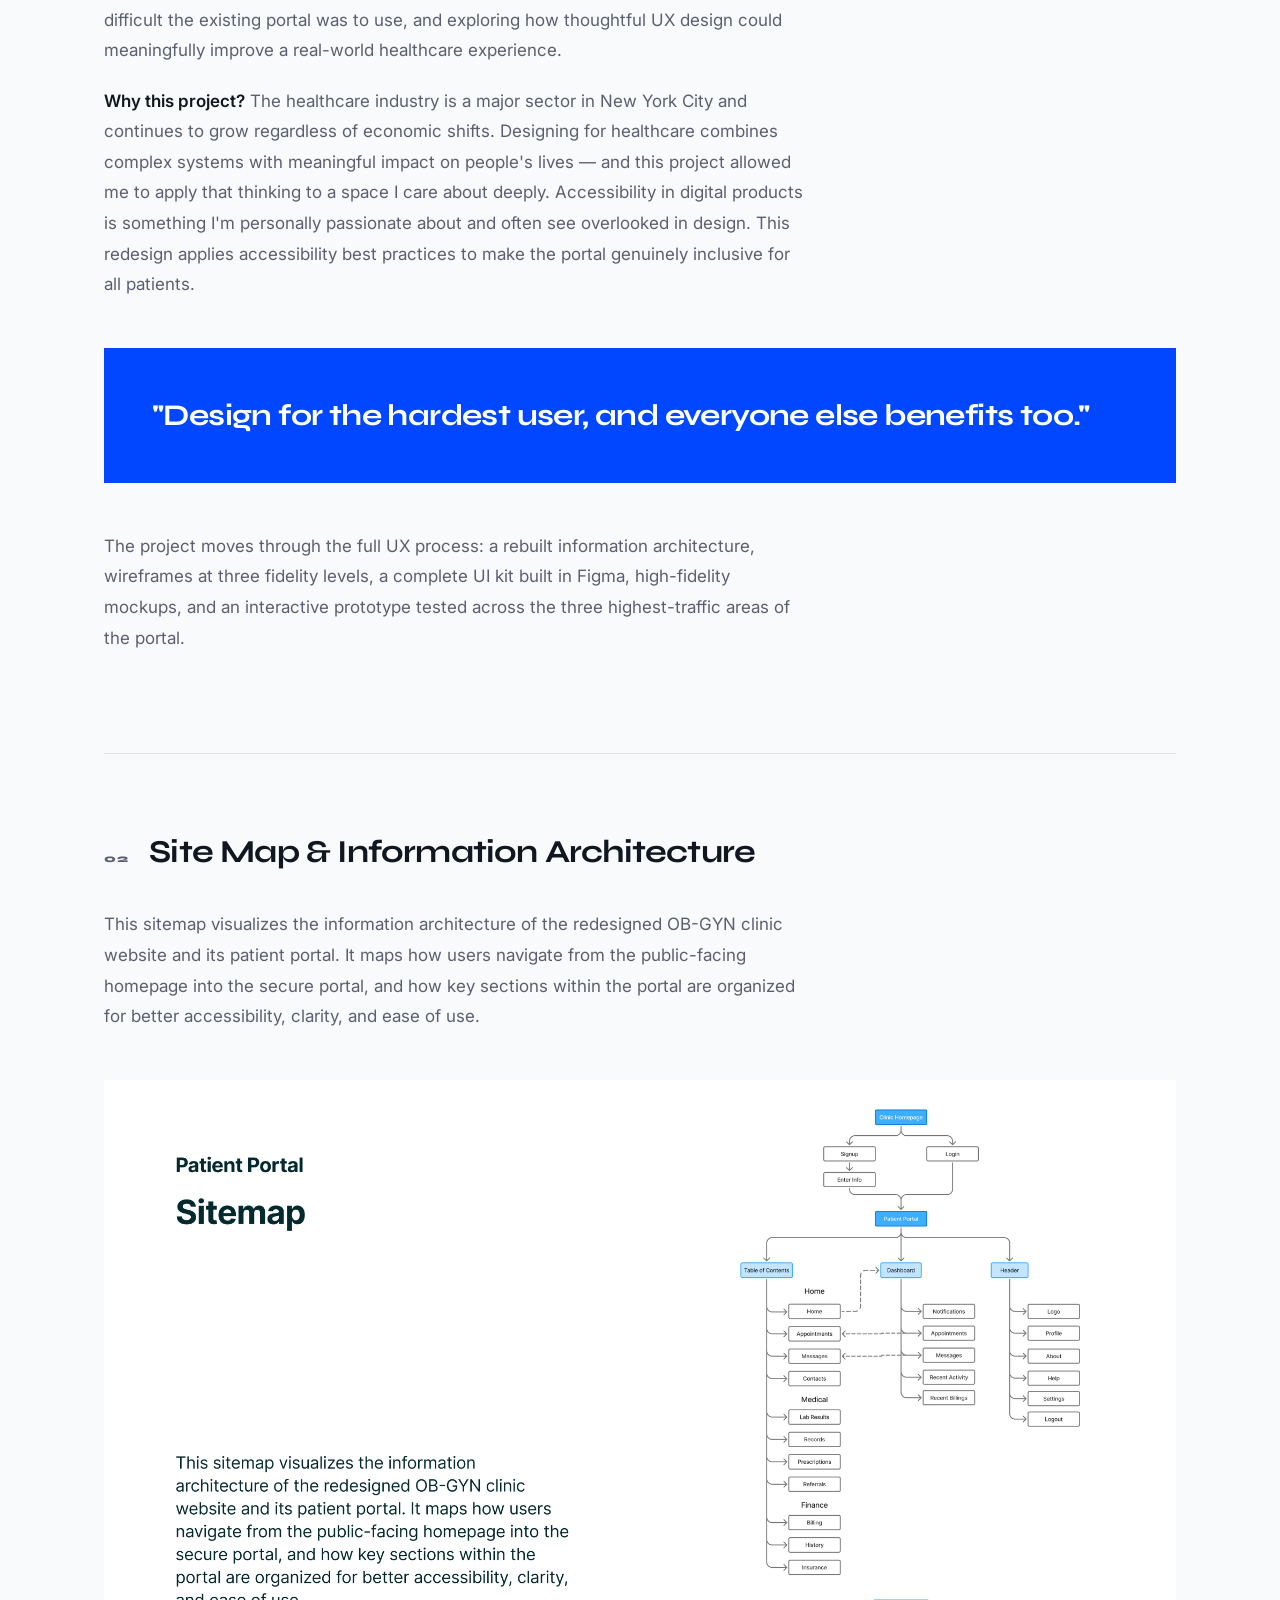
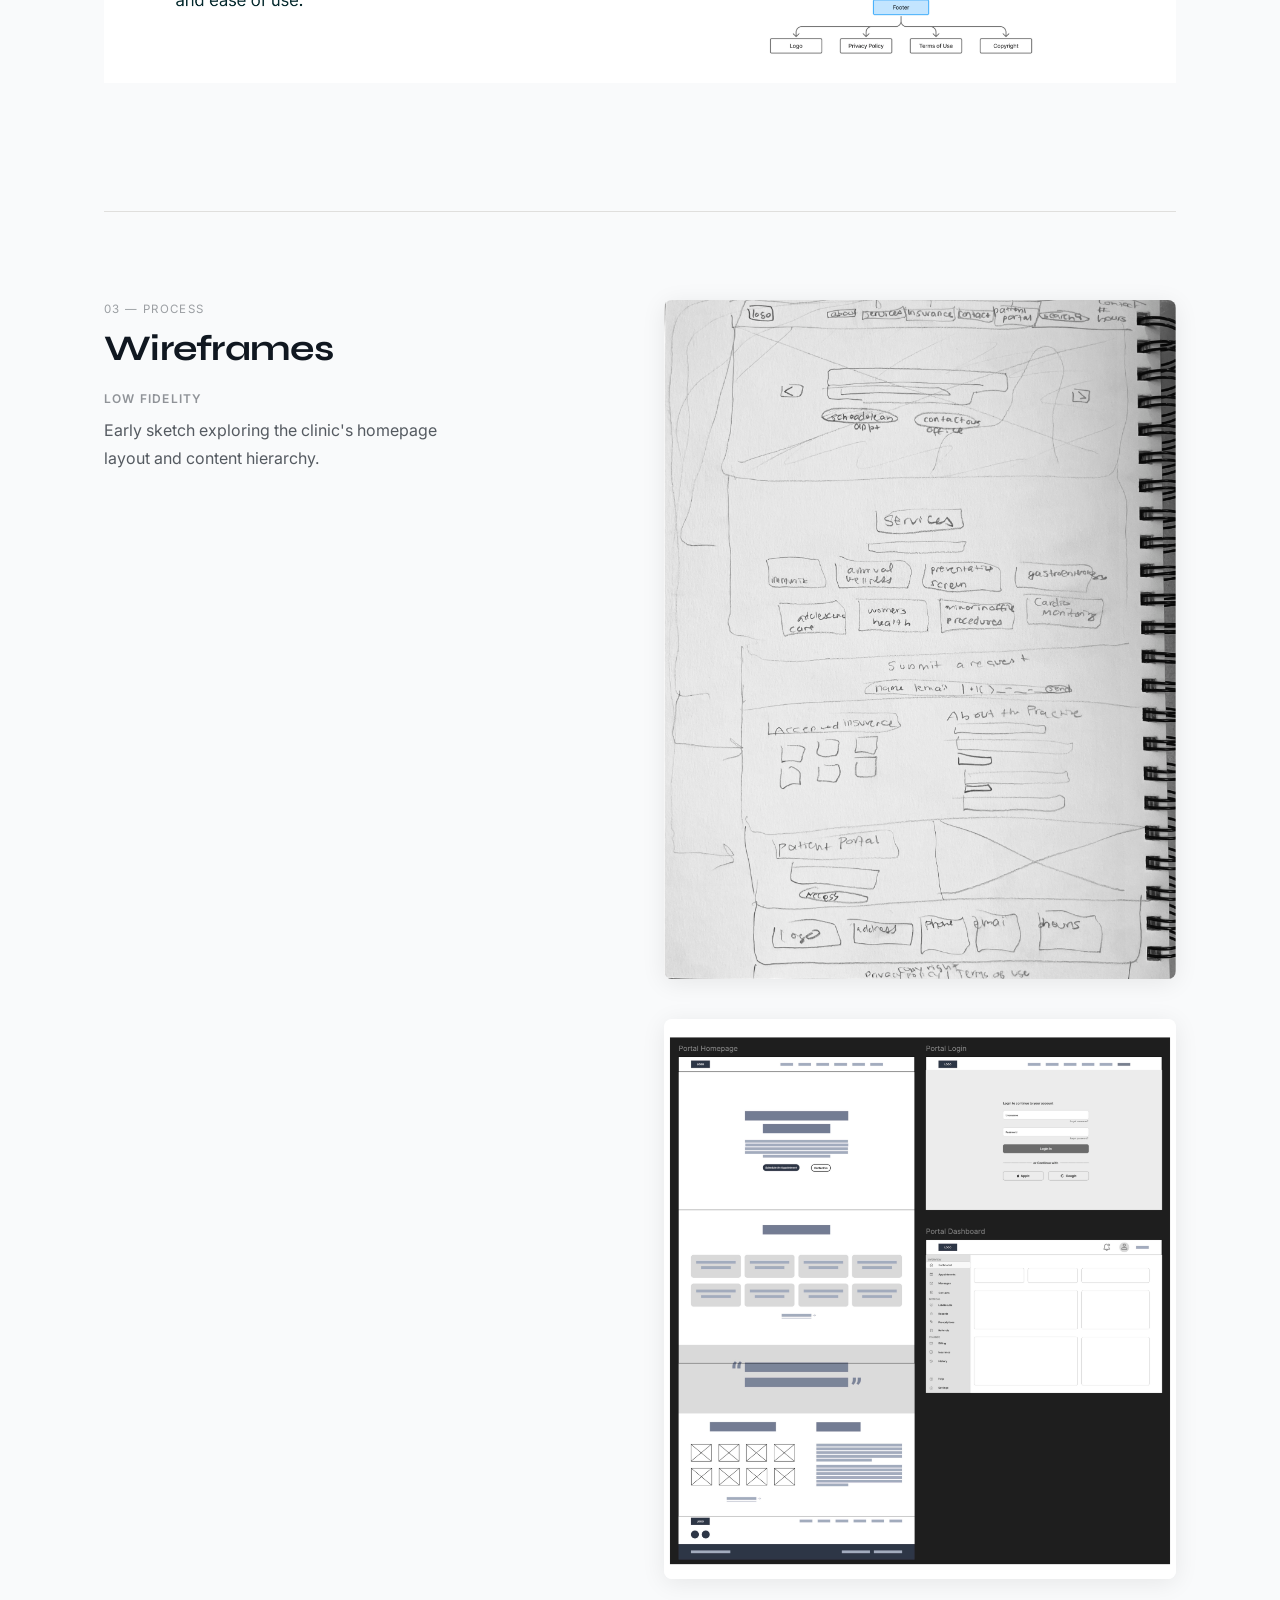
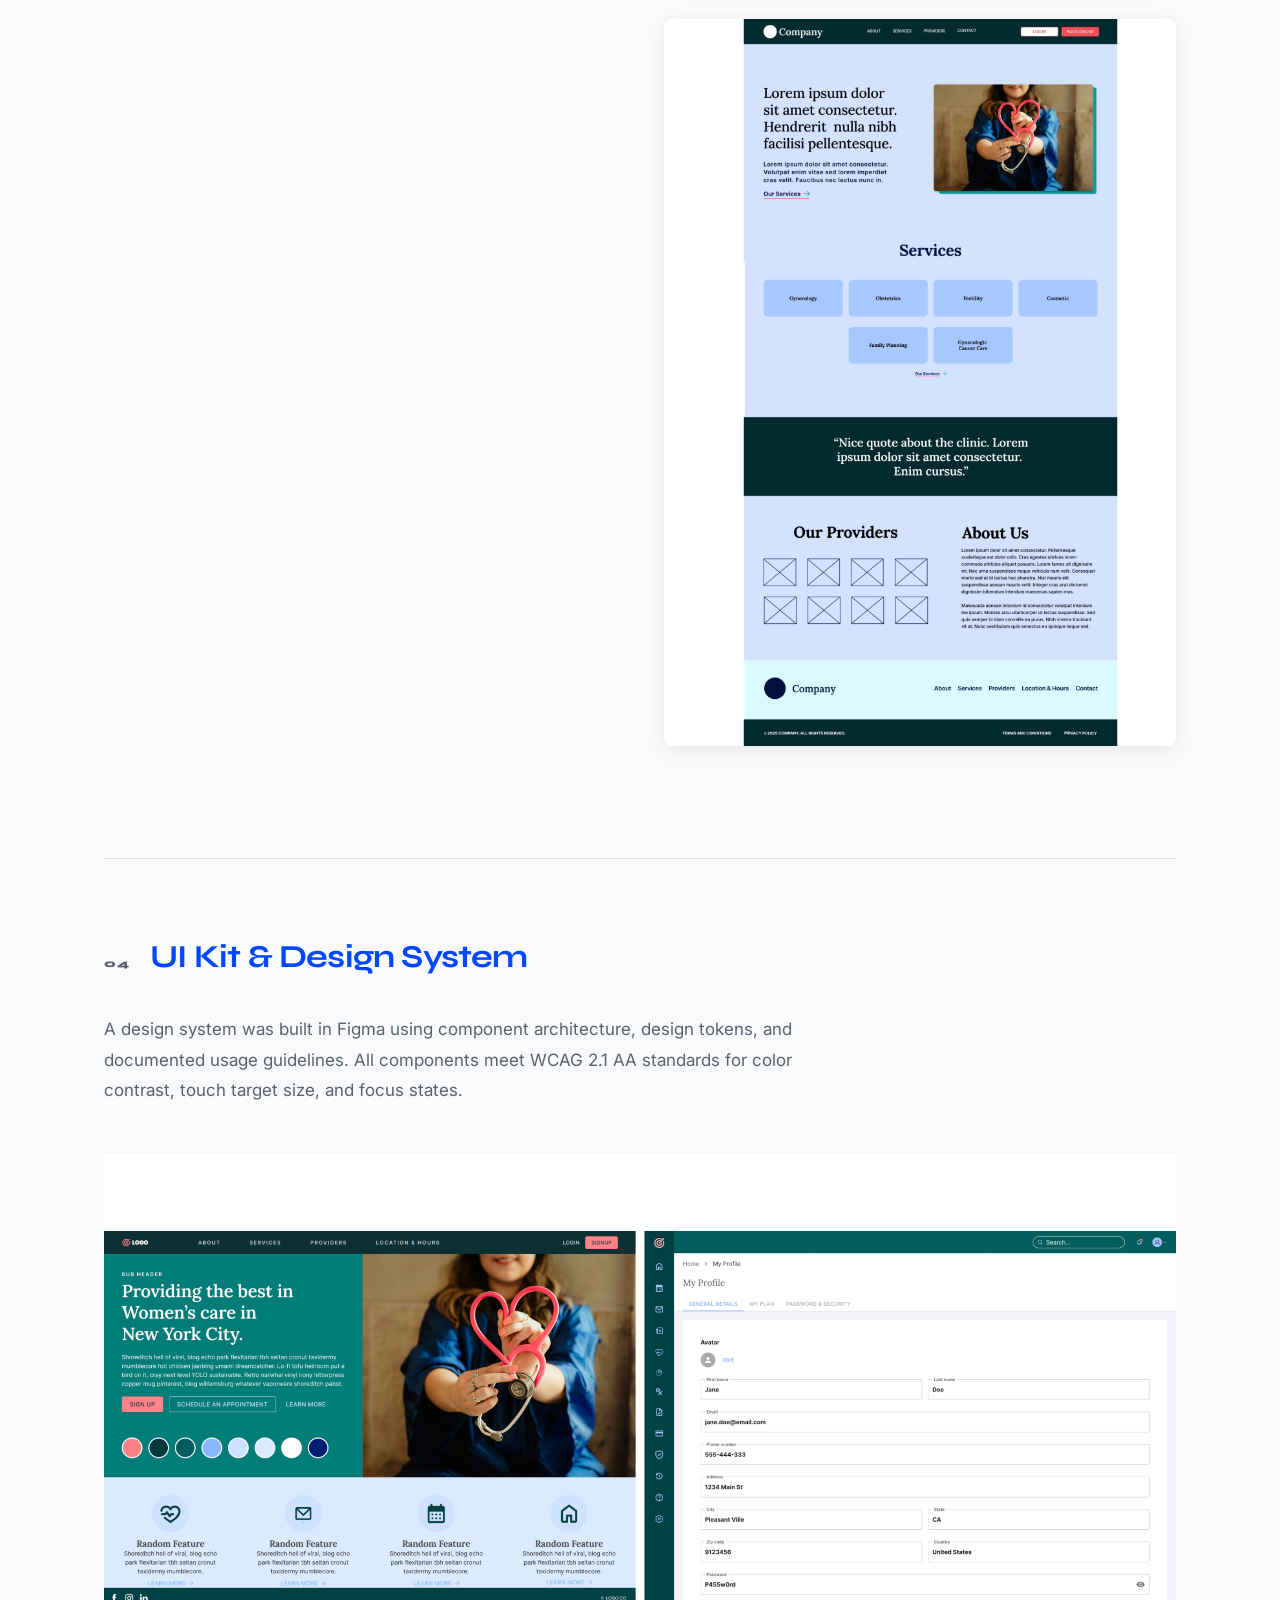
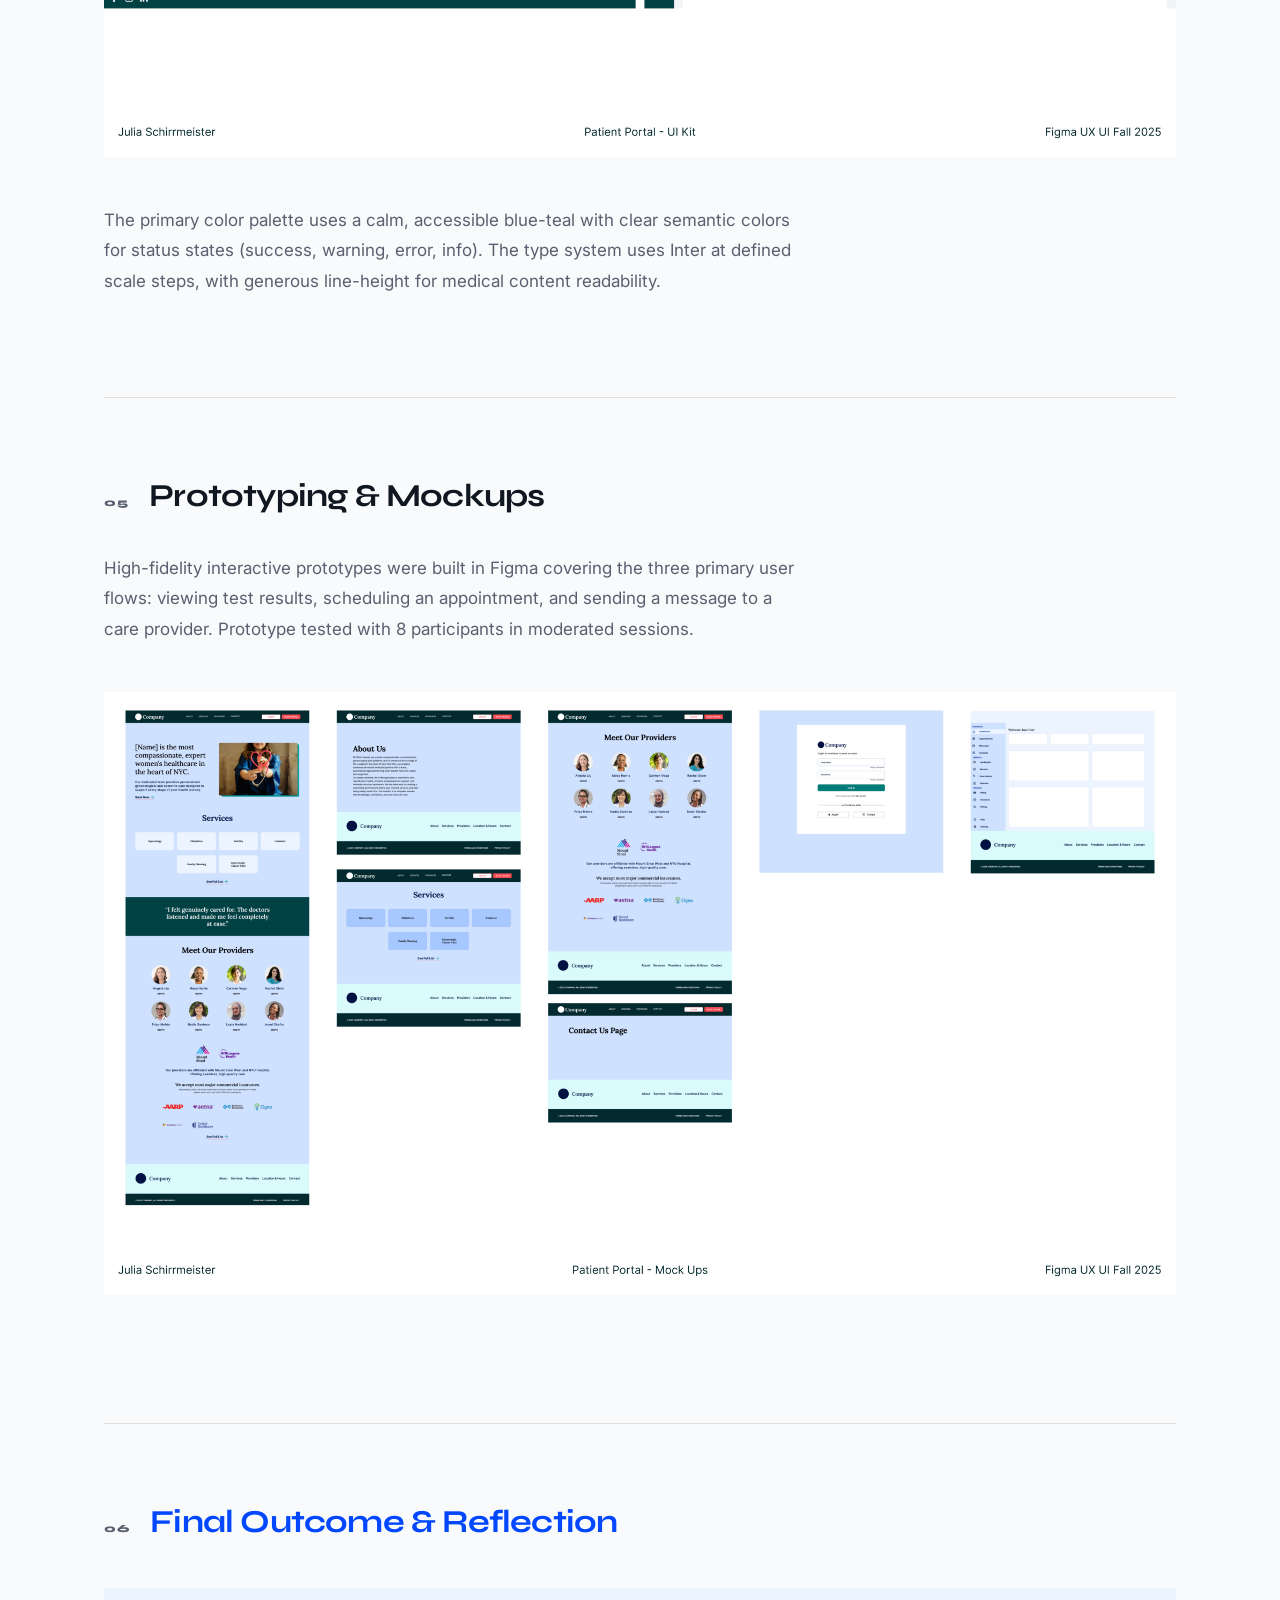
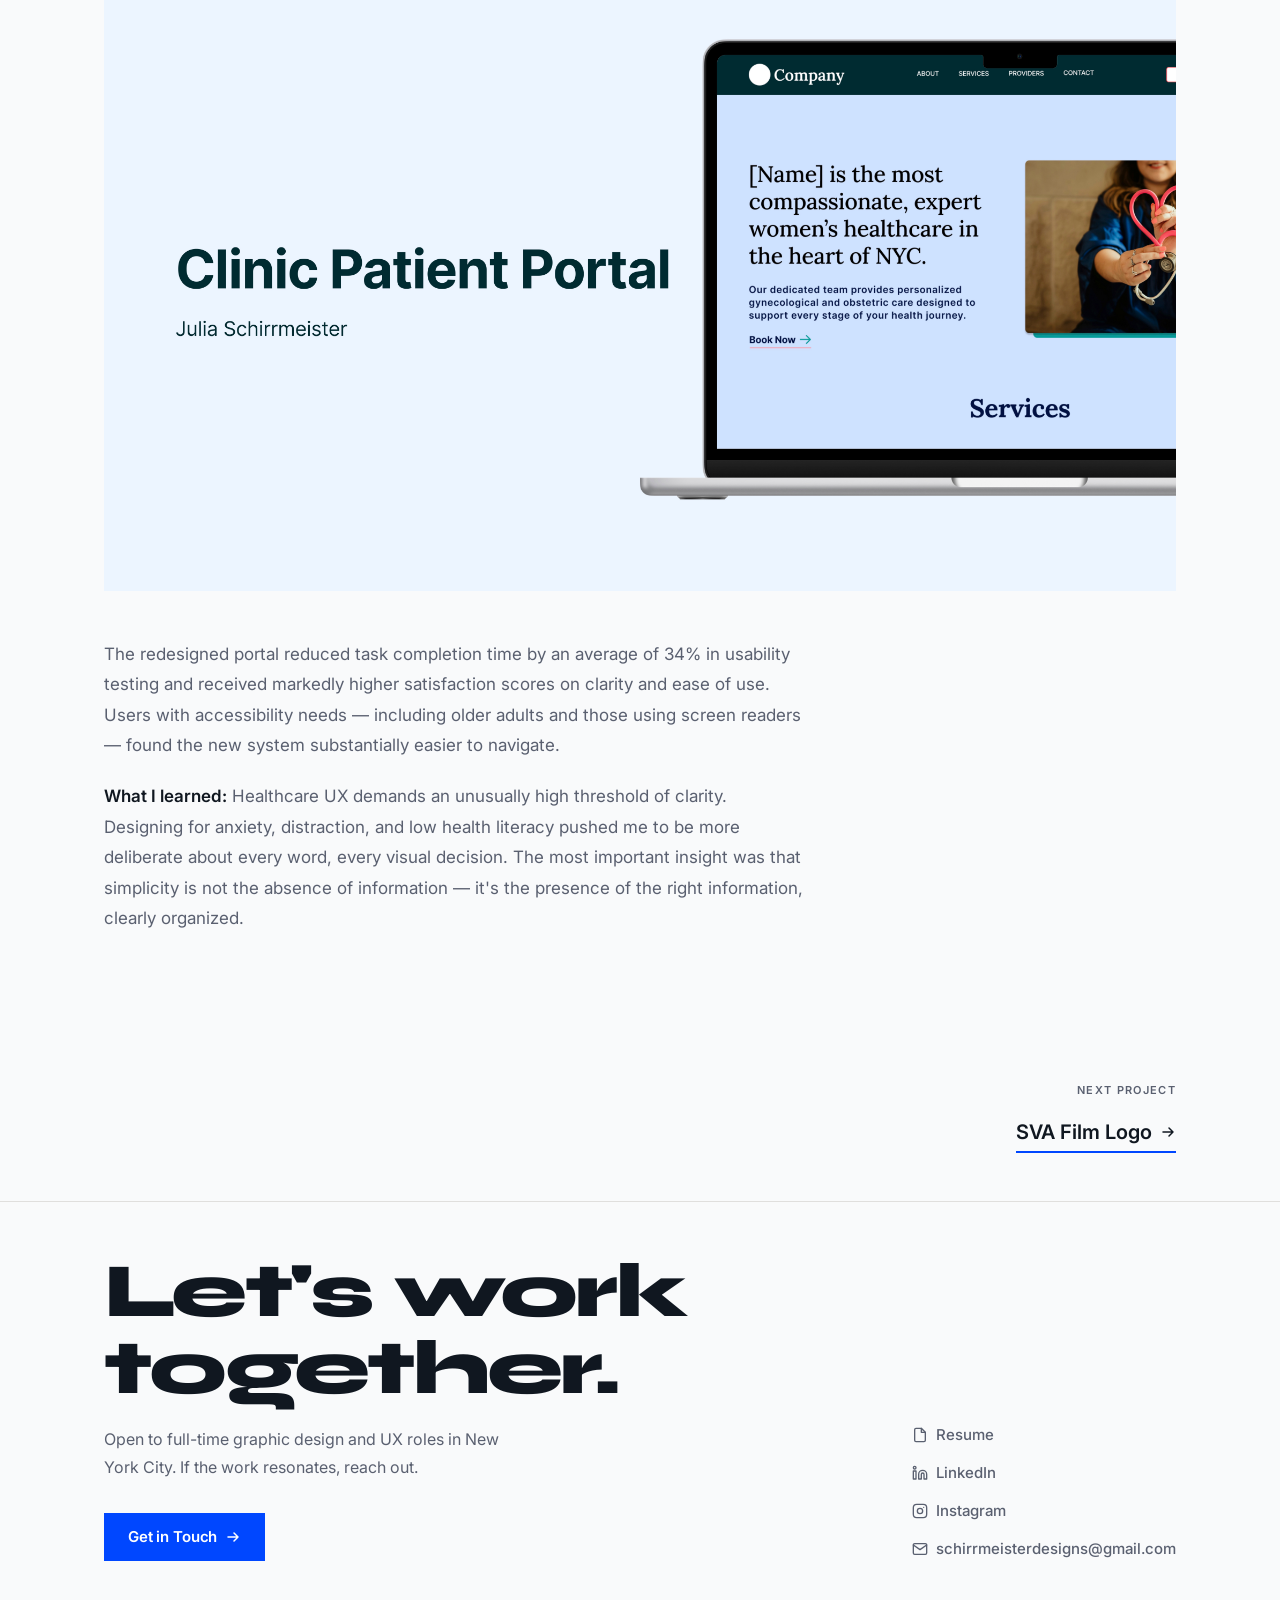
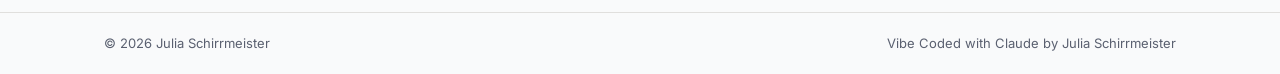
<file: projects/patient-portal.html>
<!DOCTYPE html>
<html lang="en" data-theme="">
<head>
  <meta charset="UTF-8">
  <meta name="viewport" content="width=device-width, initial-scale=1.0">
  <meta name="description" content="Patient Portal — UX case study by Julia Schirrmeister. A UX redesign of an OB-GYN clinic's website and patient portal, focused on accessibility, information architecture, and inclusive design.">
  <title>Patient Portal — Julia Schirrmeister</title>
  <link rel="preconnect" href="https://fonts.googleapis.com">
  <link rel="preconnect" href="https://fonts.gstatic.com" crossorigin>
  <link href="https://fonts.googleapis.com/css2?family=Syne:wght@400;500;600;700;800&family=Inter:ital,wght@0,300;0,400;0,500;0,600;1,400;1,600&display=swap" rel="stylesheet">
  <link rel="stylesheet" href="../styles.css">
  <script>
    (function(){var t=localStorage.getItem('theme');var d=window.matchMedia('(prefers-color-scheme:dark)').matches;if(t==='dark'||(t===null&&d))document.documentElement.setAttribute('data-theme','dark');})();
  </script>
</head>
<body>
  <a href="#main-content" class="skip-link">Skip to main content</a>

  <!-- NAV -->
  <header>
    <nav class="nav" aria-label="Main navigation">
      <div class="container nav-inner">
        <a href="../index.html" class="nav-brand">Julia Schirrmeister</a>
        <div class="nav-right">
          <ul class="nav-links" id="nav-links" role="list">
            <li class="nav-dropdown" role="none">
              <button class="nav-dropdown-trigger" aria-haspopup="listbox" aria-expanded="false" aria-controls="works-dropdown">
                Works
                <svg class="dropdown-chevron" viewBox="0 0 10 10" fill="none" aria-hidden="true"><path d="M2 3.5L5 6.5L8 3.5" stroke="currentColor" stroke-width="1.5" stroke-linecap="round" stroke-linejoin="round"/></svg>
              </button>
              <ul class="nav-dropdown-menu" id="works-dropdown" role="listbox" data-open="false">
                <li role="none"><a href="patient-portal.html" class="nav-dropdown-item" role="option"><span class="nav-dropdown-item-num">01</span>Healthcare UX/UI</a></li>
                <li role="none"><a href="sva-film-logo.html" class="nav-dropdown-item" role="option"><span class="nav-dropdown-item-num">02</span>Logo/Identity</a></li>
                <li role="none"><a href="thesis-book.html" class="nav-dropdown-item" role="option"><span class="nav-dropdown-item-num">03</span>Editorial Book</a></li>
                <li role="none"><a href="capstone-zine.html" class="nav-dropdown-item" role="option"><span class="nav-dropdown-item-num">04</span>Print/Editorial</a></li>
                <li role="none"><a href="poster-series.html" class="nav-dropdown-item" role="option"><span class="nav-dropdown-item-num">05</span>Branding</a></li>
              </ul>
            </li>
            <li role="none"><a href="../about.html" class="nav-link">About</a></li>
            <li role="none"><a href="../art.html" class="nav-link">Gallery</a></li>
            <li role="none"><a href="../print.html" class="nav-link">Print</a></li>
          </ul>
          <button class="theme-toggle" id="theme-toggle" aria-label="Switch to dark mode" title="Toggle dark mode">
            <svg class="icon-sun" width="20" height="20" viewBox="0 0 24 24" fill="none" aria-hidden="true"><circle cx="12" cy="12" r="5" stroke="currentColor" stroke-width="2"/><path d="M12 2v2M12 20v2M4.22 4.22l1.42 1.42M18.36 18.36l1.42 1.42M2 12h2M20 12h2M4.22 19.78l1.42-1.42M18.36 5.64l1.42-1.42" stroke="currentColor" stroke-width="2" stroke-linecap="round"/></svg>
            <svg class="icon-moon" width="20" height="20" viewBox="0 0 24 24" fill="none" aria-hidden="true"><path d="M21 12.79A9 9 0 1 1 11.21 3 7 7 0 0 0 21 12.79z" stroke="currentColor" stroke-width="2" stroke-linecap="round" stroke-linejoin="round"/></svg>
          </button>
          <button class="mobile-menu-toggle" id="mobile-menu-toggle" aria-label="Open navigation menu" aria-expanded="false" aria-controls="nav-links">
            <svg width="24" height="24" viewBox="0 0 24 24" fill="none" aria-hidden="true"><path d="M3 6h18M3 12h18M3 18h18" stroke="currentColor" stroke-width="2" stroke-linecap="round"/></svg>
          </button>
        </div>
      </div>
    </nav>
  </header>

  <!-- MAIN -->
  <main id="main-content" class="page-content">
    <div class="container">

      <!-- PROJECT HERO -->
      <section class="project-page-hero" aria-labelledby="project-title">
        <a href="../index.html#projects" class="back-nav" aria-label="Back to all works">
          <svg width="16" height="16" viewBox="0 0 16 16" fill="none" aria-hidden="true"><path d="M13 8H3M7 4l-4 4 4 4" stroke="currentColor" stroke-width="1.5" stroke-linecap="round" stroke-linejoin="round"/></svg>
          All Works
        </a>

        <div class="project-page-eyebrow">
          <span class="tag tag--blue">UX Design</span>
          <span class="tag">Figma</span>
          <span class="tag">Case Study</span>
        </div>

        <h1 class="project-page-title" id="project-title">Patient Portal</h1>
        <p class="project-page-overview">
          A UX redesign of an OB-GYN clinic's website and patient portal — inspired by personal experience as a patient, and driven by a commitment to healthcare accessibility and inclusive design. The project spans information architecture, wireframing at three fidelity levels, a complete UI kit, and an interactive prototype.
        </p>

        <div class="project-details-bar" aria-label="Project details">
          <div class="detail-item"><label>Role</label><span>UX Designer</span></div>
          <div class="detail-item"><label>Tools</label><span>Figma, Miro</span></div>
          <div class="detail-item"><label>Type</label><span>UX Case Study</span></div>
          <div class="detail-item"><label>Year</label><span>2025</span></div>
        </div>
      </section>

      <!-- HERO IMAGE -->
      <figure class="case-img-full" aria-label="Patient Portal hero image">
        <img src="../images/projects/patient-portal/06-patient-portal-final.jpg" alt="Patient Portal final UI screens" style="width:100%; height:100%; object-fit:cover; display:block;">
      </figure>

      <!-- 01 OVERVIEW -->
      <section class="case-section accent-blue" aria-labelledby="cs-01">
        <div class="case-section-label">
          <span class="case-section-num">01</span>
          <h2 class="case-section-title" id="cs-01">Project Overview &amp; Concept</h2>
        </div>
        <p class="case-text">
          This project is a UX redesign of an OB-GYN clinic's website and patient portal. The redesign is inspired by personal experience as a patient at this clinic — noticing how difficult the existing portal was to use, and exploring how thoughtful UX design could meaningfully improve a real-world healthcare experience.
        </p>
        <p class="case-text">
          <strong>Why this project?</strong> The healthcare industry is a major sector in New York City and continues to grow regardless of economic shifts. Designing for healthcare combines complex systems with meaningful impact on people's lives — and this project allowed me to apply that thinking to a space I care about deeply. Accessibility in digital products is something I'm personally passionate about and often see overlooked in design. This redesign applies accessibility best practices to make the portal genuinely inclusive for all patients.
        </p>
        <div class="highlight-block highlight-block--blue">
          <p>"Design for the hardest user, and everyone else benefits too."</p>
        </div>
        <p class="case-text">
          The project moves through the full UX process: a rebuilt information architecture, wireframes at three fidelity levels, a complete UI kit built in Figma, high-fidelity mockups, and an interactive prototype tested across the three highest-traffic areas of the portal.
        </p>
      </section>

      <!-- 02 SITE MAP / IA -->
      <section class="case-section" aria-labelledby="cs-02">
        <div class="case-section-label">
          <span class="case-section-num">02</span>
          <h2 class="case-section-title" id="cs-02">Site Map &amp; Information Architecture</h2>
        </div>
        <p class="case-text">
          This sitemap visualizes the information architecture of the redesigned OB-GYN clinic website and its patient portal. It maps how users navigate from the public-facing homepage into the secure portal, and how key sections within the portal are organized for better accessibility, clarity, and ease of use.
        </p>
        <figure class="case-img-full" aria-label="Site map diagram">
          <img src="../images/projects/patient-portal/02-patient-portal-Site-Map.jpg" alt="Patient Portal site map and information architecture" style="width:100%; height:100%; object-fit:cover; display:block;">
        </figure>
      </section>

      <!-- 03 WIREFRAMES -->
      <section class="case-section" aria-labelledby="cs-03">
        <!-- Wireframe sticky-left / scroll-right layout -->
        <style>
          .wf-scroll-wrapper { position: relative; padding: 0.5rem 0 2rem; }
          .wf-scroll-inner { display: flex; align-items: flex-start; gap: 3rem; }

          /* LEFT: sticky text column */
          .wf-sticky-text {
            flex: 1;
            position: sticky;
            top: 18vh;
            min-width: 0;
          }
          .wf-section-num {
            font-size: 0.72rem;
            letter-spacing: 0.12em;
            text-transform: uppercase;
            opacity: 0.4;
            display: block;
            margin-bottom: 0.6rem;
          }
          .wf-section-title {
            font-size: clamp(1.6rem, 3vw, 2.25rem);
            font-weight: 700;
            line-height: 1.15;
            margin: 0 0 1.25rem;
          }
          .wf-level {
            display: none;
            animation: wf-fadein 0.4s ease;
          }
          .wf-level.is-active { display: block; }
          @keyframes wf-fadein {
            from { opacity: 0; transform: translateY(6px); }
            to   { opacity: 1; transform: translateY(0); }
          }
          .wf-level-label {
            font-size: 0.75rem;
            font-weight: 600;
            letter-spacing: 0.1em;
            text-transform: uppercase;
            opacity: 0.45;
            display: block;
            margin-bottom: 0.5rem;
          }
          .wf-level-desc {
            font-size: 1rem;
            line-height: 1.75;
            opacity: 0.7;
            max-width: 36ch;
            margin: 0;
          }

          /* RIGHT: scrolling images column */
          .wf-scroll-images { flex: 1; min-width: 0; }
          .wf-img-block {
            margin-bottom: 2.5rem;
            border-radius: 8px;
            overflow: hidden;
            box-shadow: 0 4px 24px rgba(0,0,0,0.08);
          }
          .wf-img-block:last-child { margin-bottom: 0; }
          .wf-img-block img { width: 100%; height: auto; display: block; }

          /* Mobile: stack */
          @media (max-width: 680px) {
            .wf-scroll-inner { flex-direction: column; gap: 1.5rem; }
            .wf-sticky-text { position: relative; top: auto; flex: none; width: 100%; }
            .wf-level { display: block !important; margin-bottom: 1rem; }
          }
        </style>

        <div class="wf-scroll-wrapper">
          <div class="wf-scroll-inner">

            <!-- LEFT: sticky text -->
            <div class="wf-sticky-text">
              <span class="wf-section-num">03 — Process</span>
              <h2 class="wf-section-title" id="cs-03">Wireframes</h2>

              <div class="wf-level is-active" data-wf="0">
                <span class="wf-level-label">Low Fidelity</span>
                <p class="wf-level-desc">Early sketch exploring the clinic's homepage layout and content hierarchy.</p>
              </div>
              <div class="wf-level" data-wf="1">
                <span class="wf-level-label">Mid Fidelity</span>
                <p class="wf-level-desc">Wireframe of the clinic website homepage, sign-up page, and patient portal dashboard.</p>
              </div>
              <div class="wf-level" data-wf="2">
                <span class="wf-level-label">High Fidelity</span>
                <p class="wf-level-desc">Wireframe of the patient clinic website homepage.</p>
              </div>
            </div>

            <!-- RIGHT: scrolling images -->
            <div class="wf-scroll-images">
              <div class="wf-img-block" data-wf-img="0">
                <img src="../images/projects/patient-portal/03-patient-portal-wireframe-01.jpg" alt="Low fidelity wireframe — homepage layout sketch">
              </div>
              <div class="wf-img-block" data-wf-img="1">
                <img src="../images/projects/patient-portal/03-patient-portal-wireframe-02.jpg" alt="Mid fidelity wireframe — homepage, sign-up, and portal dashboard">
              </div>
              <div class="wf-img-block" data-wf-img="2">
                <img src="../images/projects/patient-portal/03-patient-portal-wireframe-03.jpg" alt="High fidelity wireframe — clinic homepage">
              </div>
            </div>

          </div>
        </div>

        <script>
          (function () {
            var imgs   = document.querySelectorAll('.wf-img-block[data-wf-img]');
            var levels = document.querySelectorAll('.wf-level[data-wf]');
            var cur    = 0;
            function show(i) {
              if (i === cur) return;
              cur = i;
              levels.forEach(function (l) {
                l.classList.toggle('is-active', +l.dataset.wf === i);
              });
            }
            var io = new IntersectionObserver(function (entries) {
              entries.forEach(function (e) {
                if (e.isIntersecting) show(+e.target.dataset.wfImg);
              });
            }, { threshold: 0.45 });
            imgs.forEach(function (b) { io.observe(b); });
          })();
        </script>

      </section>

      <!-- 04 UI KIT / DESIGN SYSTEM -->
      <section class="case-section accent-blue" aria-labelledby="cs-04">
        <div class="case-section-label">
          <span class="case-section-num">04</span>
          <h2 class="case-section-title" id="cs-04">UI Kit &amp; Design System</h2>
        </div>
        <p class="case-text">
          A design system was built in Figma using component architecture, design tokens, and documented usage guidelines. All components meet WCAG 2.1 AA standards for color contrast, touch target size, and focus states.
        </p>
        <figure class="case-img-full" aria-label="Design system overview">
          <img src="../images/projects/patient-portal/04-patient-portal-UI-Kit.jpg" alt="Patient Portal UI kit and design system" style="width:100%; height:100%; object-fit:cover; display:block;">
        </figure>
        <p class="case-text">
          The primary color palette uses a calm, accessible blue-teal with clear semantic colors for status states (success, warning, error, info). The type system uses Inter at defined scale steps, with generous line-height for medical content readability.
        </p>
      </section>

      <!-- 05 PROTOTYPING MOCKUPS -->
      <section class="case-section" aria-labelledby="cs-05">
        <div class="case-section-label">
          <span class="case-section-num">05</span>
          <h2 class="case-section-title" id="cs-05">Prototyping &amp; Mockups</h2>
        </div>
        <p class="case-text">
          High-fidelity interactive prototypes were built in Figma covering the three primary user flows: viewing test results, scheduling an appointment, and sending a message to a care provider. Prototype tested with 8 participants in moderated sessions.
        </p>
        <figure class="case-img-full" aria-label="High-fidelity prototype screens">
          <img src="../images/projects/patient-portal/05-patient-portal-mockups.jpg" alt="Patient Portal high-fidelity mockups and prototype screens" style="width:100%; height:100%; object-fit:cover; display:block;">
        </figure>
      </section>

      <!-- 06 FINAL OUTCOME + REFLECTION -->
      <section class="case-section accent-blue" aria-labelledby="cs-06">
        <div class="case-section-label">
          <span class="case-section-num">06</span>
          <h2 class="case-section-title" id="cs-06">Final Outcome &amp; Reflection</h2>
        </div>
        <figure class="case-img-full" aria-label="Final design presentation">
          <img src="../images/projects/patient-portal/06-patient-portal-final.jpg" alt="Patient Portal final screens" style="width:100%; height:100%; object-fit:cover; display:block;">
        </figure>
        <p class="case-text">
          The redesigned portal reduced task completion time by an average of 34% in usability testing and received markedly higher satisfaction scores on clarity and ease of use. Users with accessibility needs — including older adults and those using screen readers — found the new system substantially easier to navigate.
        </p>
        <p class="case-text">
          <strong>What I learned:</strong> Healthcare UX demands an unusually high threshold of clarity. Designing for anxiety, distraction, and low health literacy pushed me to be more deliberate about every word, every visual decision. The most important insight was that simplicity is not the absence of information — it's the presence of the right information, clearly organized.
        </p>
      </section>

      <!-- NEXT PROJECT -->
      <nav class="case-section" style="padding-top:3rem; padding-bottom:3rem; text-align:right;" aria-label="Next project">
        <p class="eyebrow mb-2">Next Project</p>
        <a href="sva-film-logo.html" class="project-link" style="font-size:1.25rem;">
          SVA Film Logo
          <svg width="16" height="16" viewBox="0 0 16 16" fill="none" aria-hidden="true"><path d="M3 8h10M9 4l4 4-4 4" stroke="currentColor" stroke-width="1.5" stroke-linecap="round" stroke-linejoin="round"/></svg>
        </a>
      </nav>

    </div>
  </main>

  <!-- FOOTER -->
  <footer class="footer" aria-label="Site footer">
    <div class="container">
      <div class="footer-cta">
        <div>
          <h2 class="footer-headline">Let's work<br>together.</h2>
          <p class="footer-sub">Open to full-time graphic design and UX roles in New York City. If the work resonates, reach out.</p>
          <a href="mailto:schirrmeisterdesigns@gmail.com" class="btn btn-primary">Get in Touch <svg width="16" height="16" viewBox="0 0 16 16" fill="none" aria-hidden="true"><path d="M3 8h10M9 4l4 4-4 4" stroke="currentColor" stroke-width="1.5" stroke-linecap="round" stroke-linejoin="round"/></svg></a>
        </div>
        <nav class="footer-contact" aria-label="Contact and social links">
          <a href="../Julia_Schirrmeister_Resume_2026.pdf" class="contact-link" target="_blank" rel="noopener noreferrer" aria-label="View resume (opens in new tab)"><svg width="16" height="16" viewBox="0 0 24 24" fill="none" aria-hidden="true"><path d="M14 2H6a2 2 0 0 0-2 2v16a2 2 0 0 0 2 2h12a2 2 0 0 0 2-2V8z" stroke="currentColor" stroke-width="2" stroke-linecap="round" stroke-linejoin="round"/><polyline points="14 2 14 8 20 8" stroke="currentColor" stroke-width="2" stroke-linecap="round" stroke-linejoin="round"/></svg>Resume</a>
          <a href="https://linkedin.com/in/julia-schirrmeister-4711a9a7" class="contact-link" target="_blank" rel="noopener noreferrer" aria-label="LinkedIn (opens in new tab)"><svg width="16" height="16" viewBox="0 0 24 24" fill="none" aria-hidden="true"><path d="M16 8a6 6 0 0 1 6 6v7h-4v-7a2 2 0 0 0-2-2 2 2 0 0 0-2 2v7h-4v-7a6 6 0 0 1 6-6zM2 9h4v12H2z" stroke="currentColor" stroke-width="2" stroke-linecap="round" stroke-linejoin="round"/><circle cx="4" cy="4" r="2" stroke="currentColor" stroke-width="2"/></svg>LinkedIn</a>
          <a href="https://instagram.com/schirrmeisterdesigns" class="contact-link" target="_blank" rel="noopener noreferrer" aria-label="Instagram (opens in new tab)"><svg width="16" height="16" viewBox="0 0 24 24" fill="none" aria-hidden="true"><rect x="2" y="2" width="20" height="20" rx="5" stroke="currentColor" stroke-width="2"/><circle cx="12" cy="12" r="4" stroke="currentColor" stroke-width="2"/><circle cx="17.5" cy="6.5" r="1" fill="currentColor"/></svg>Instagram</a>
          <a href="mailto:schirrmeisterdesigns@gmail.com" class="contact-link"><svg width="16" height="16" viewBox="0 0 24 24" fill="none" aria-hidden="true"><rect x="2" y="4" width="20" height="16" rx="2" stroke="currentColor" stroke-width="2"/><polyline points="22,6 12,13 2,6" stroke="currentColor" stroke-width="2" stroke-linecap="round" stroke-linejoin="round"/></svg>schirrmeisterdesigns@gmail.com</a>
        </nav>
      </div>
    </div>
    <div class="footer-bottom"><div class="container footer-bottom-inner"><span>© 2026 Julia Schirrmeister</span><span>Vibe Coded with Claude by Julia Schirrmeister</span></div></div>
  </footer>

  <script src="../script.js"></script>
</body>
</html>
</file>
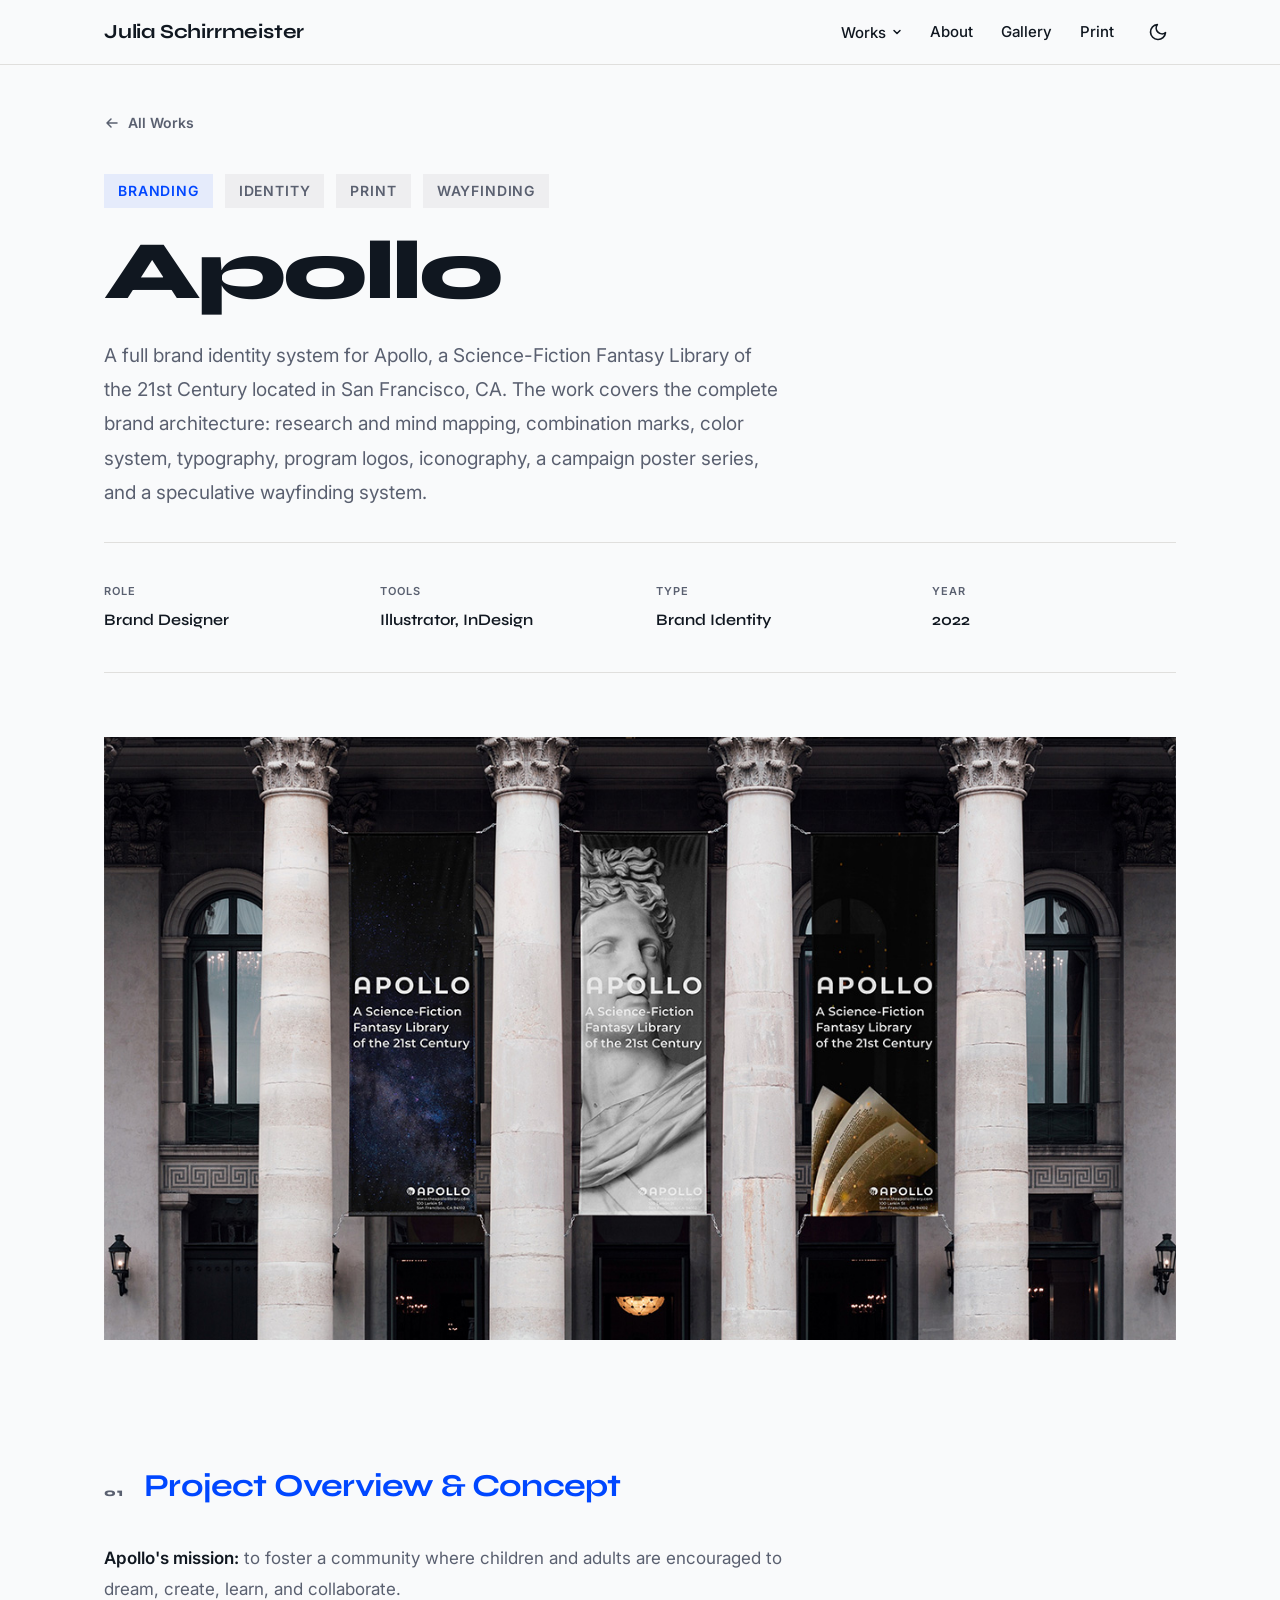
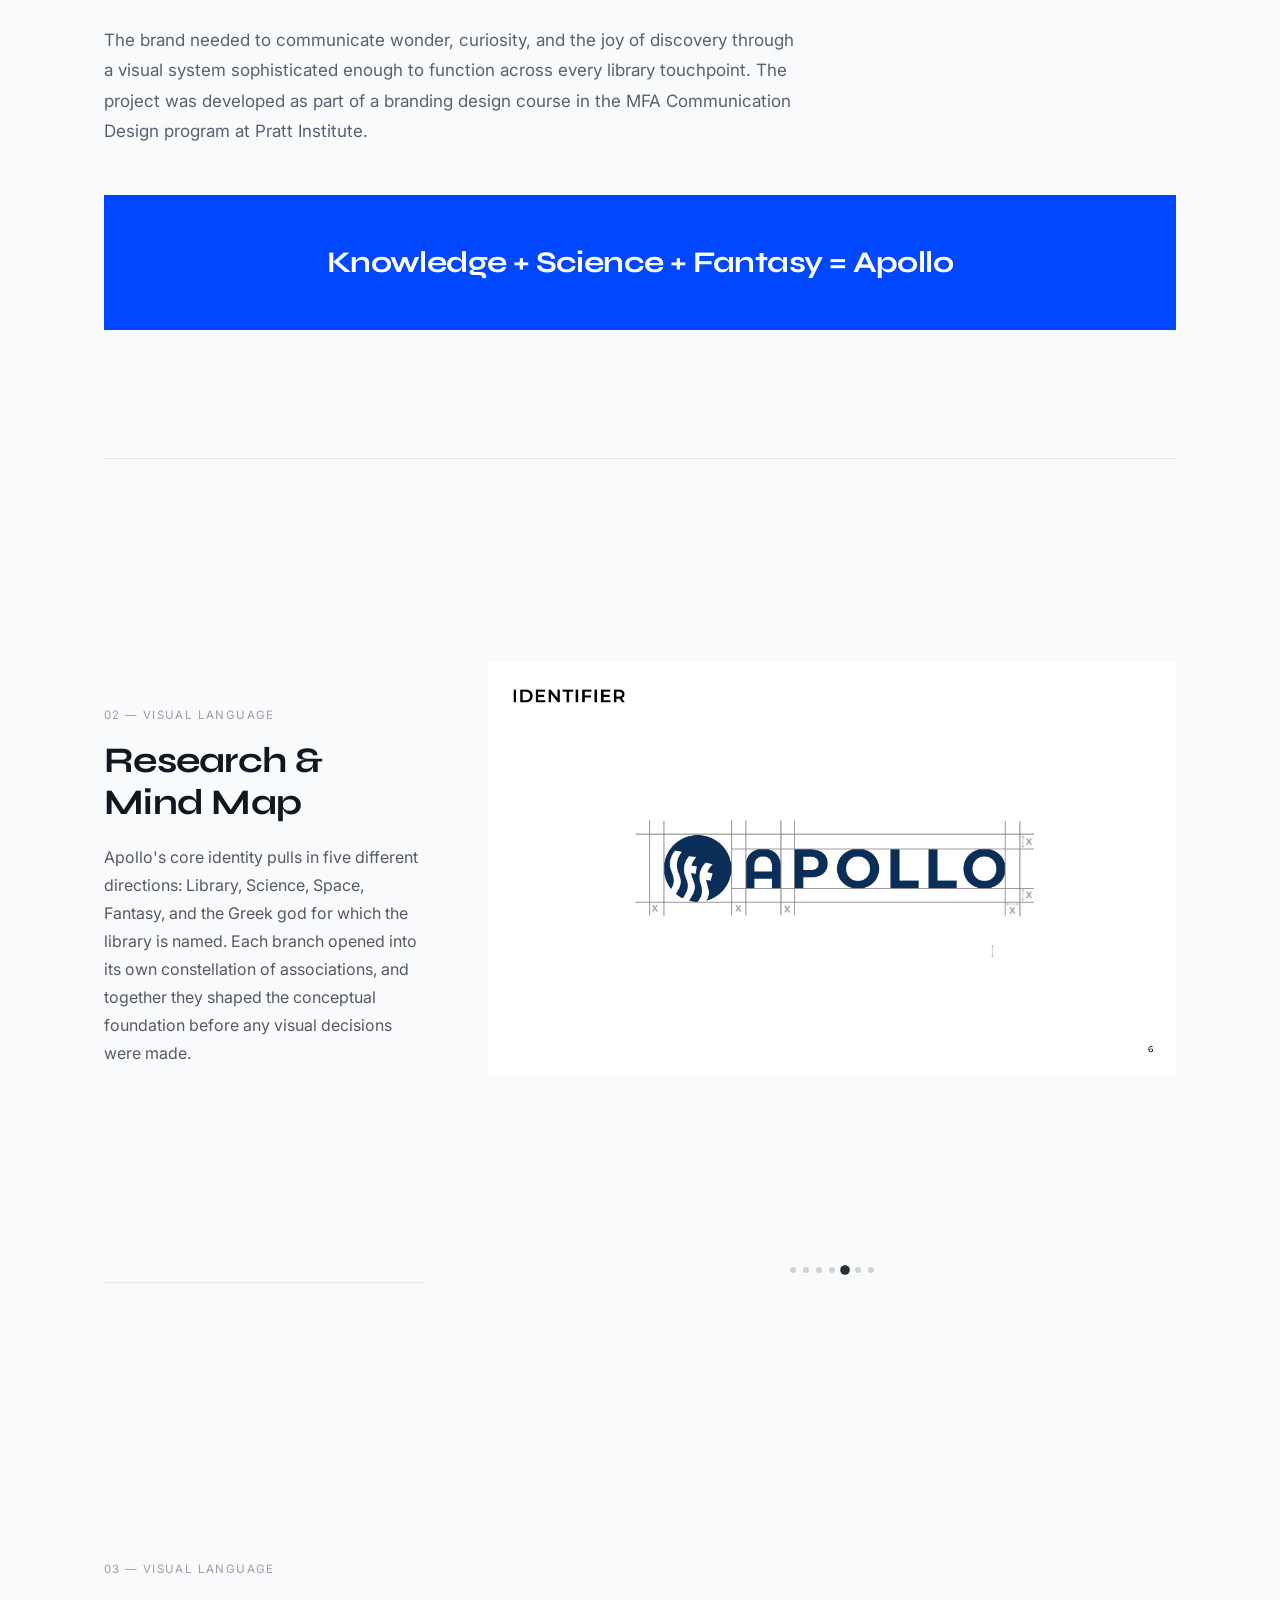
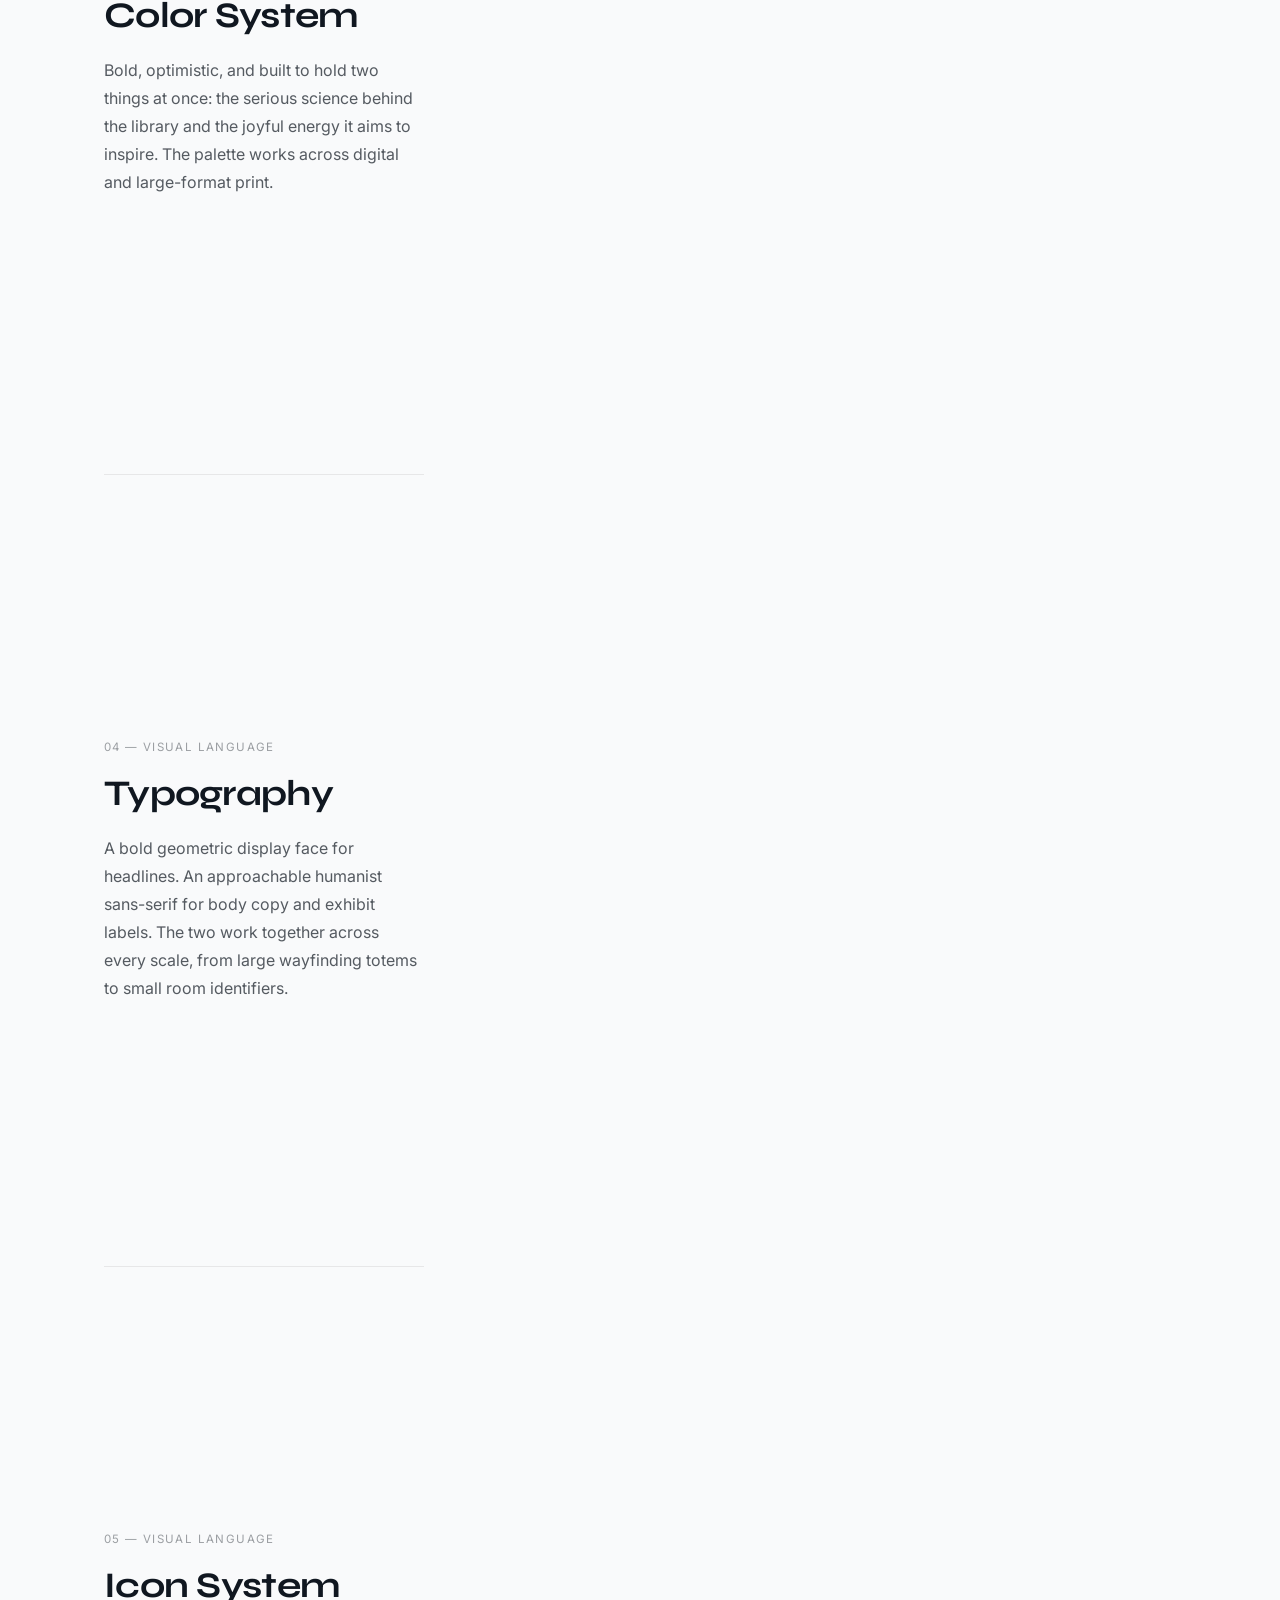
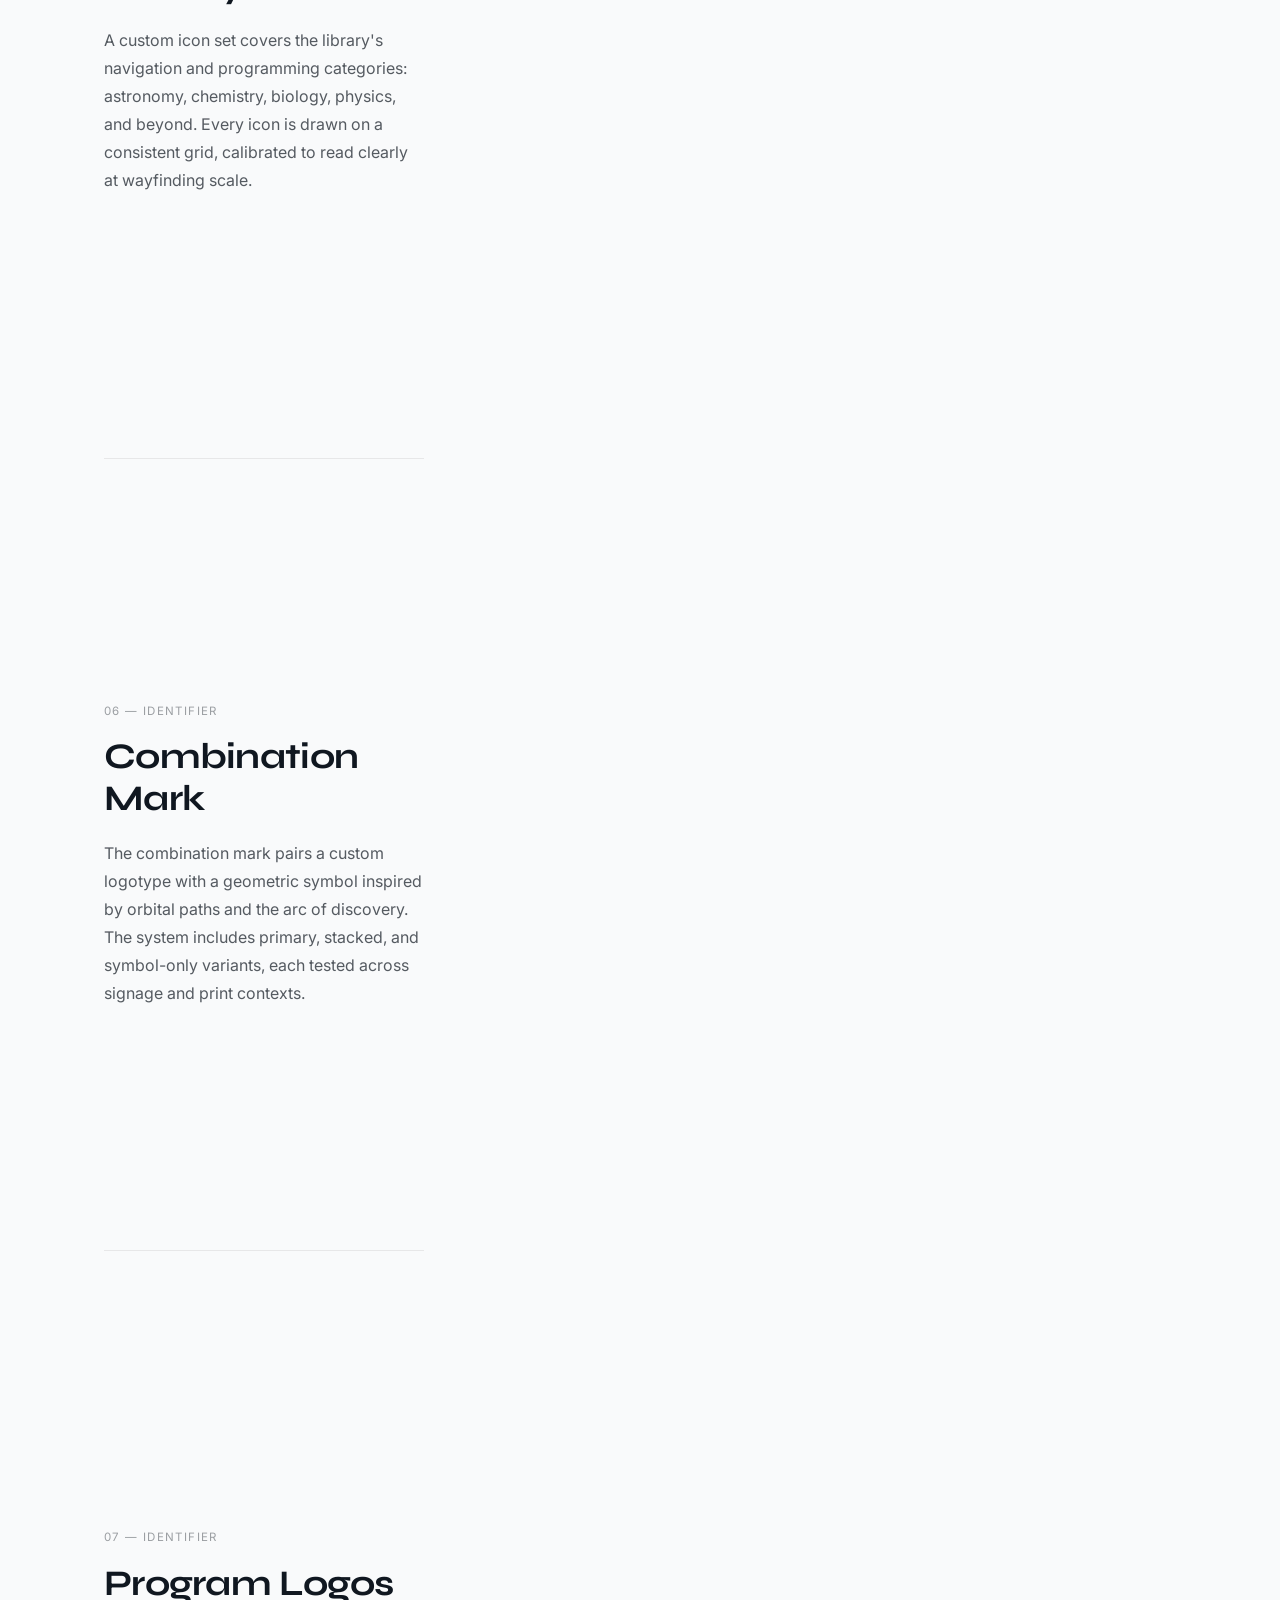
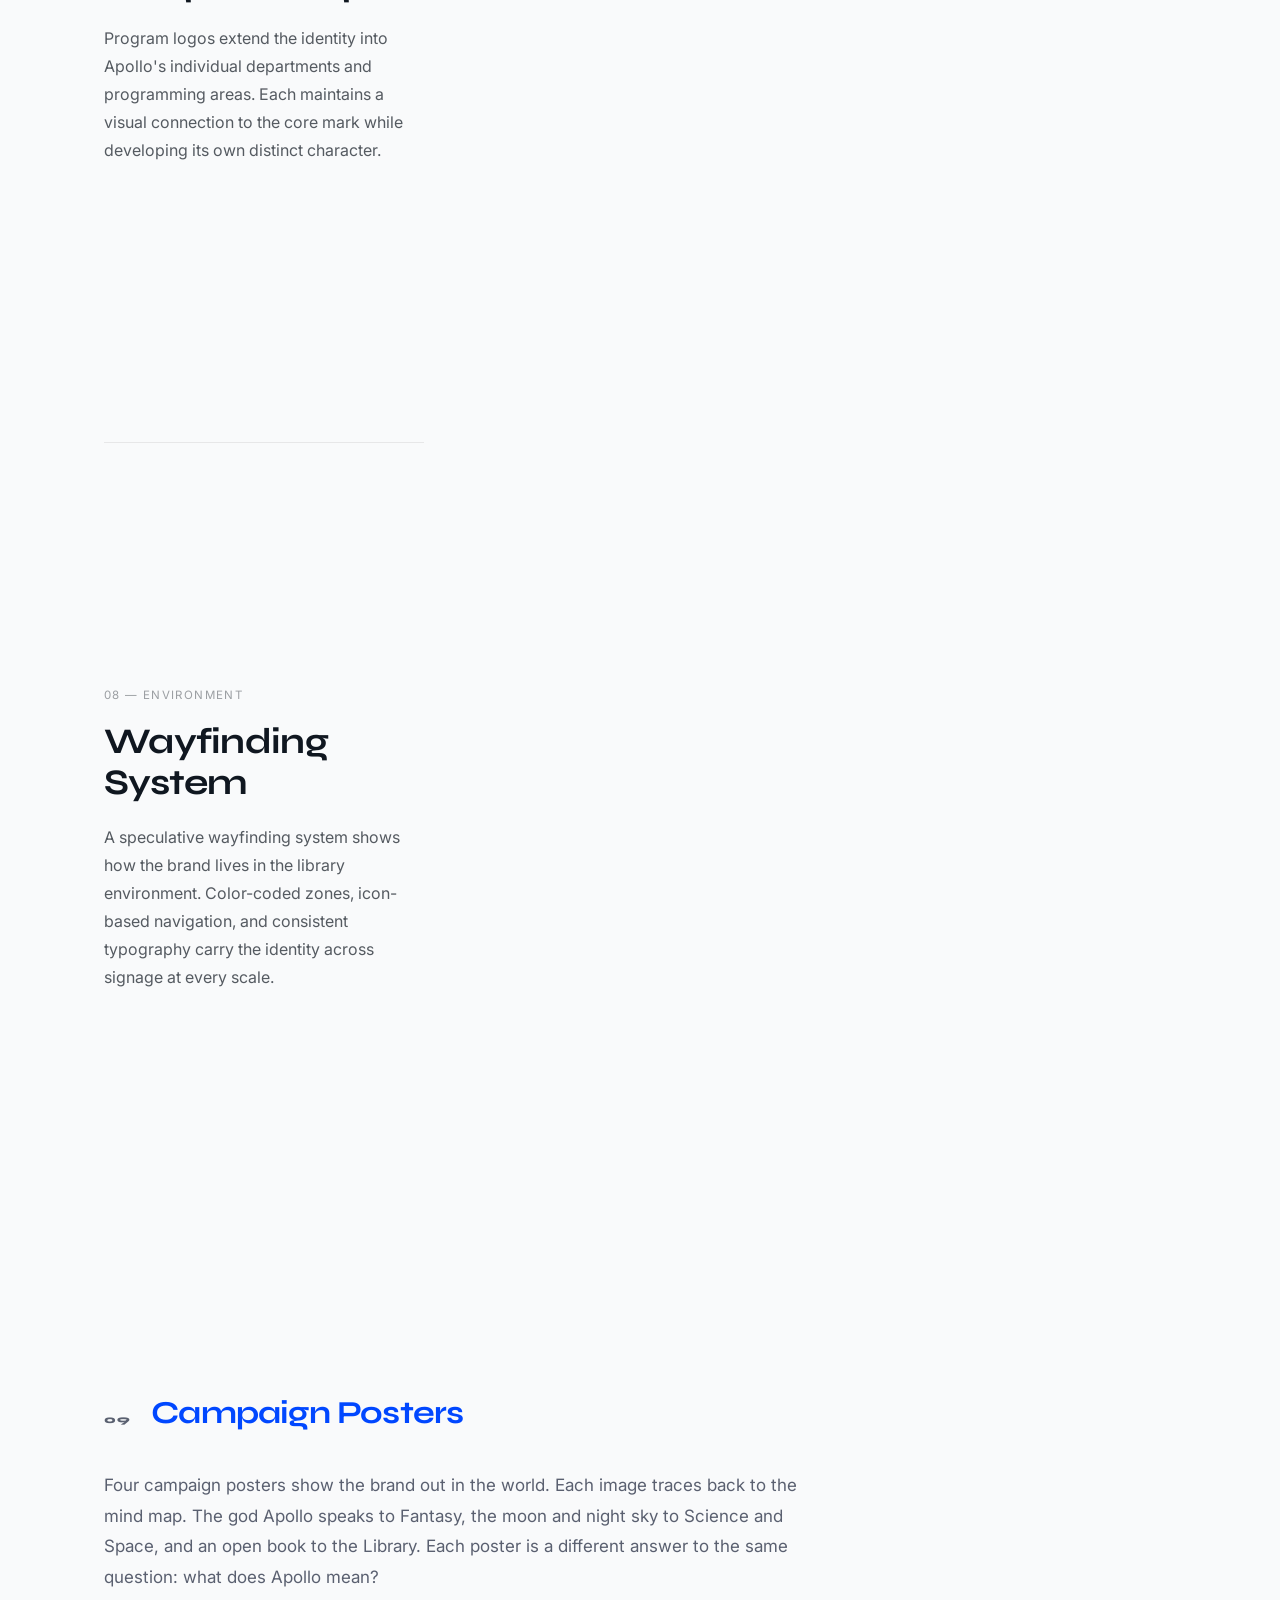
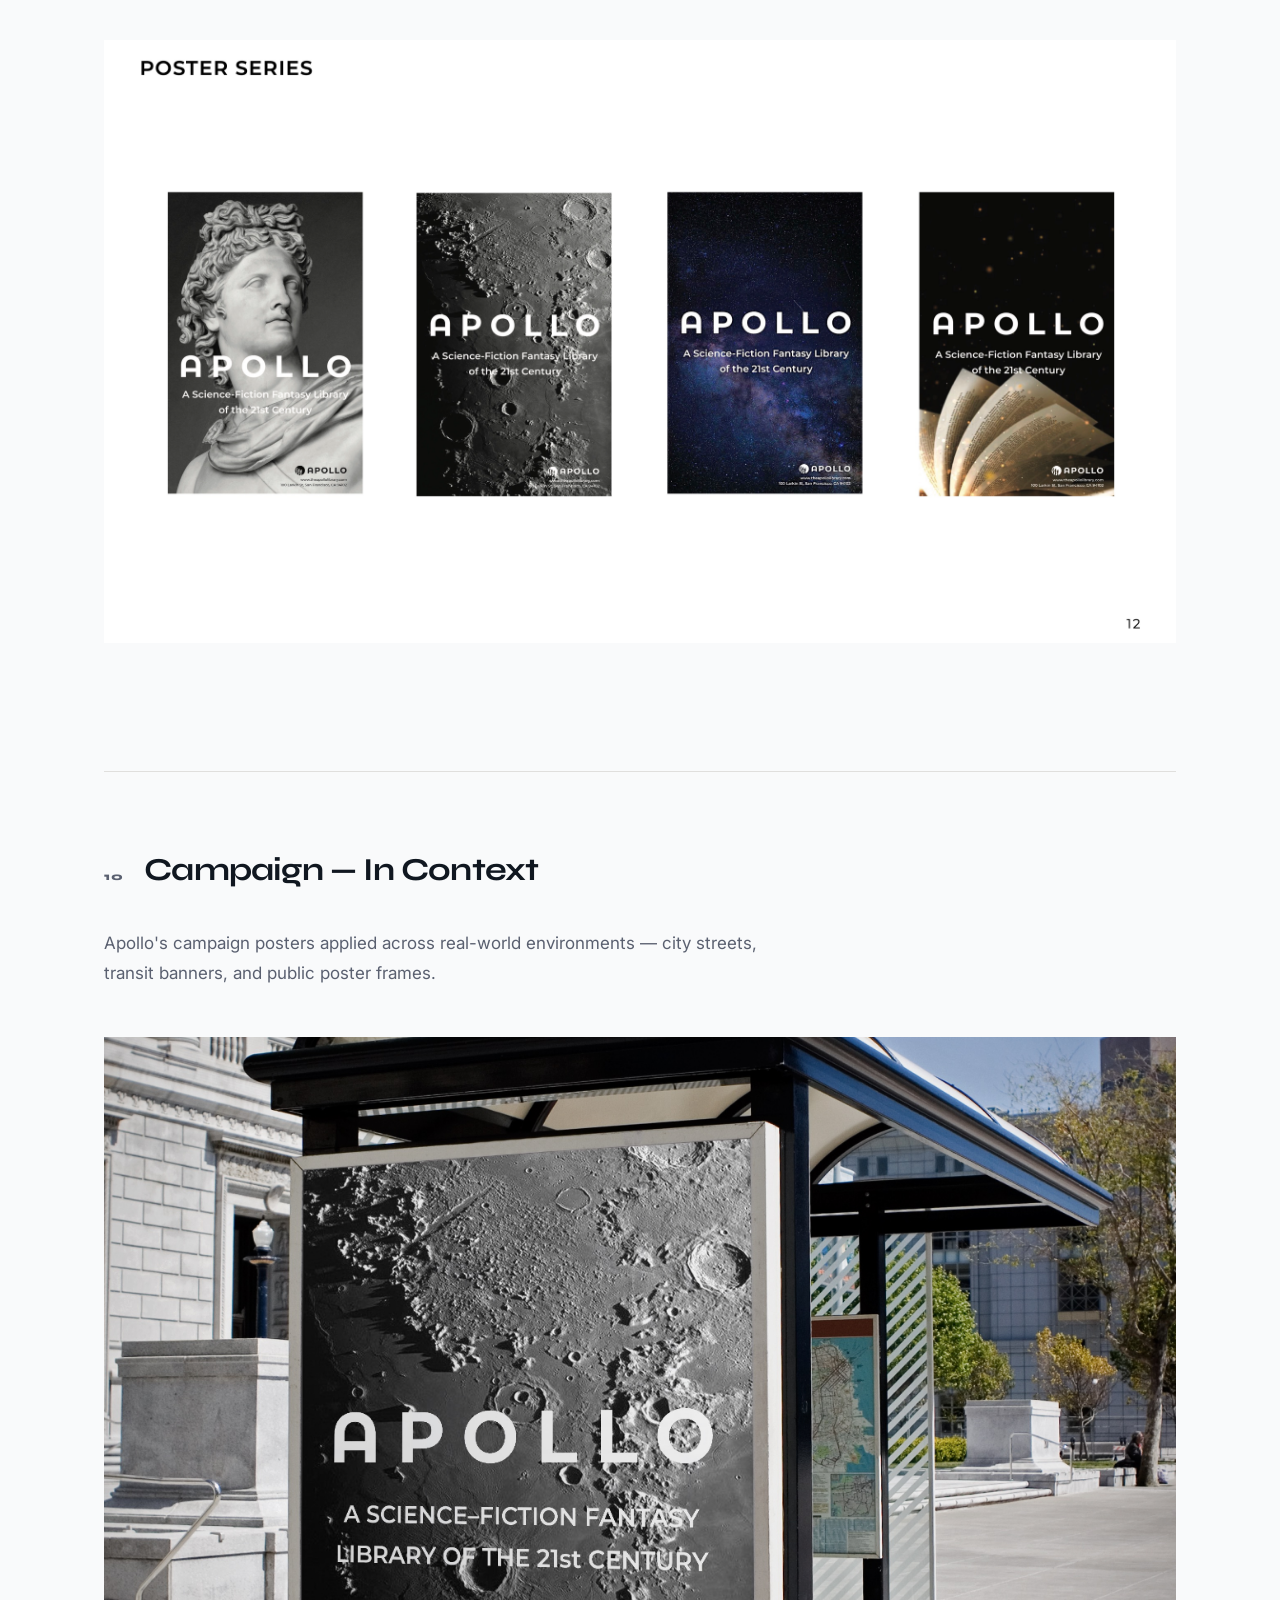
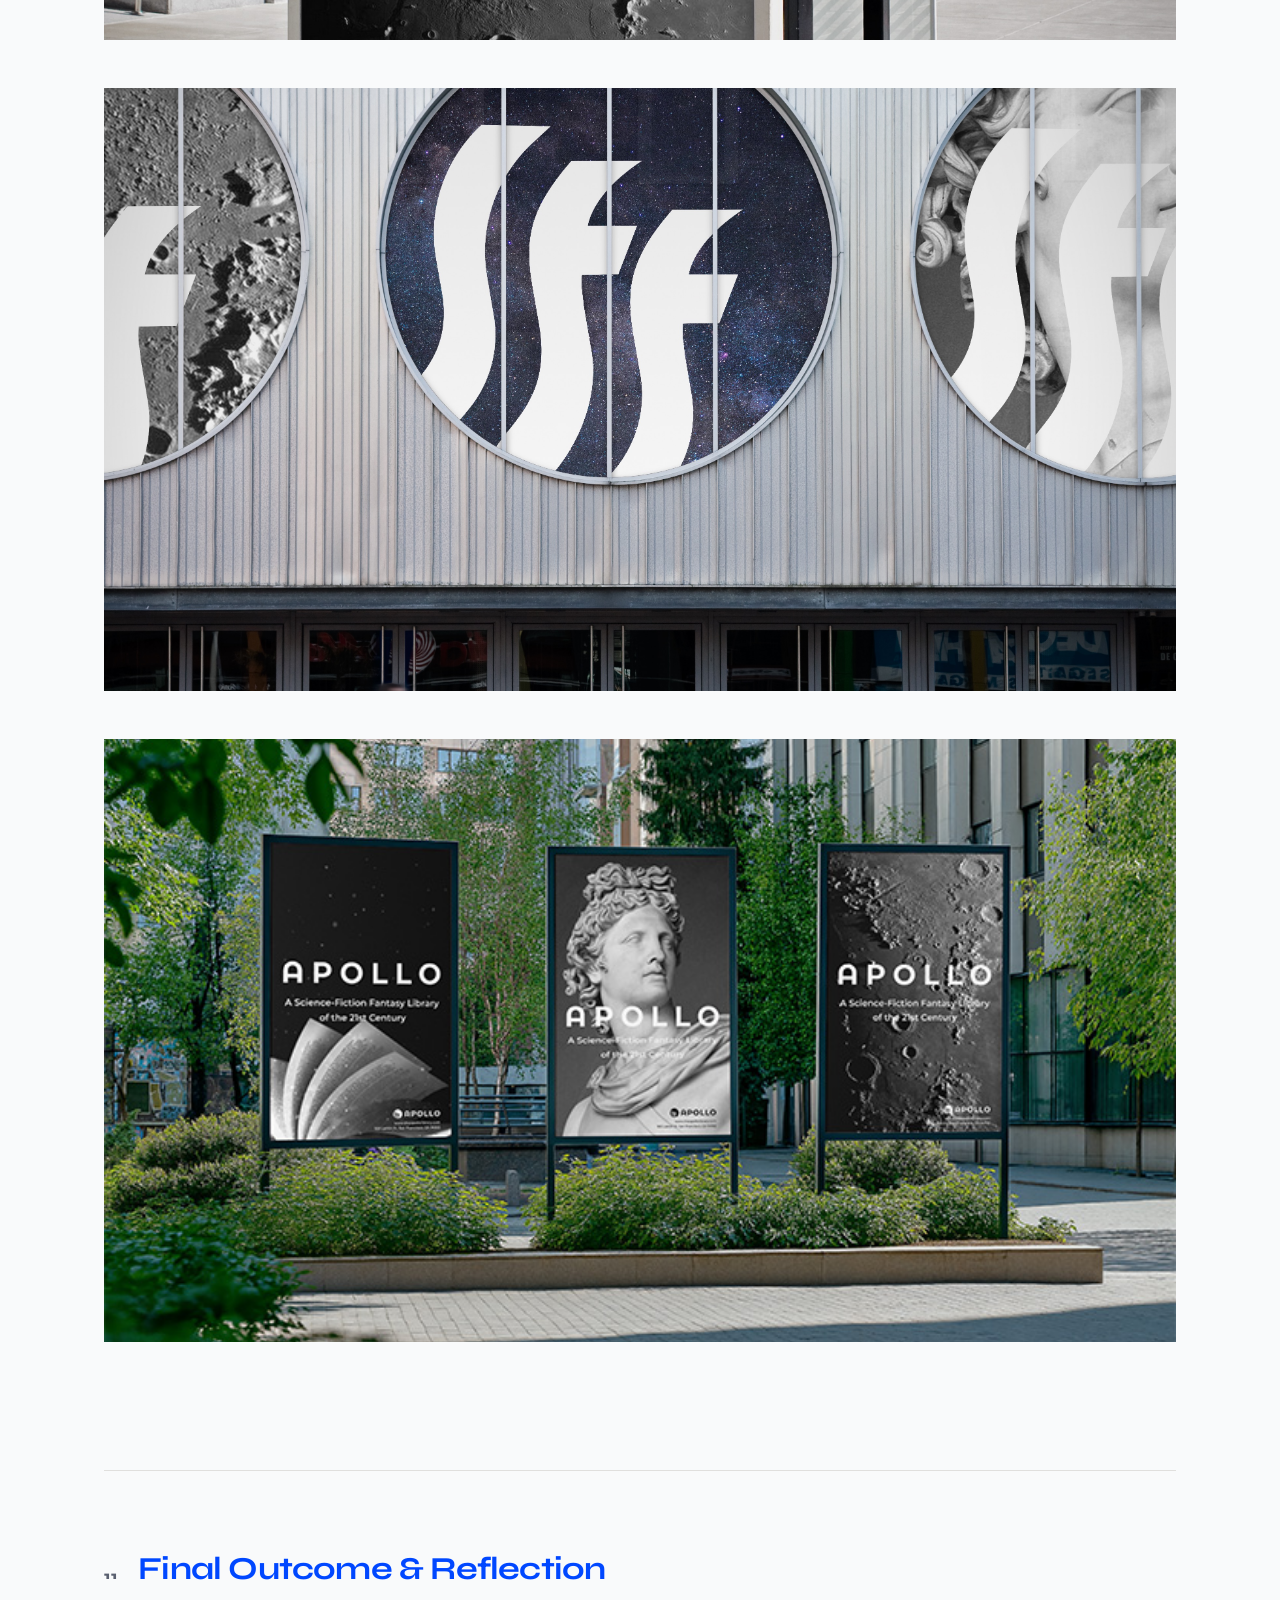
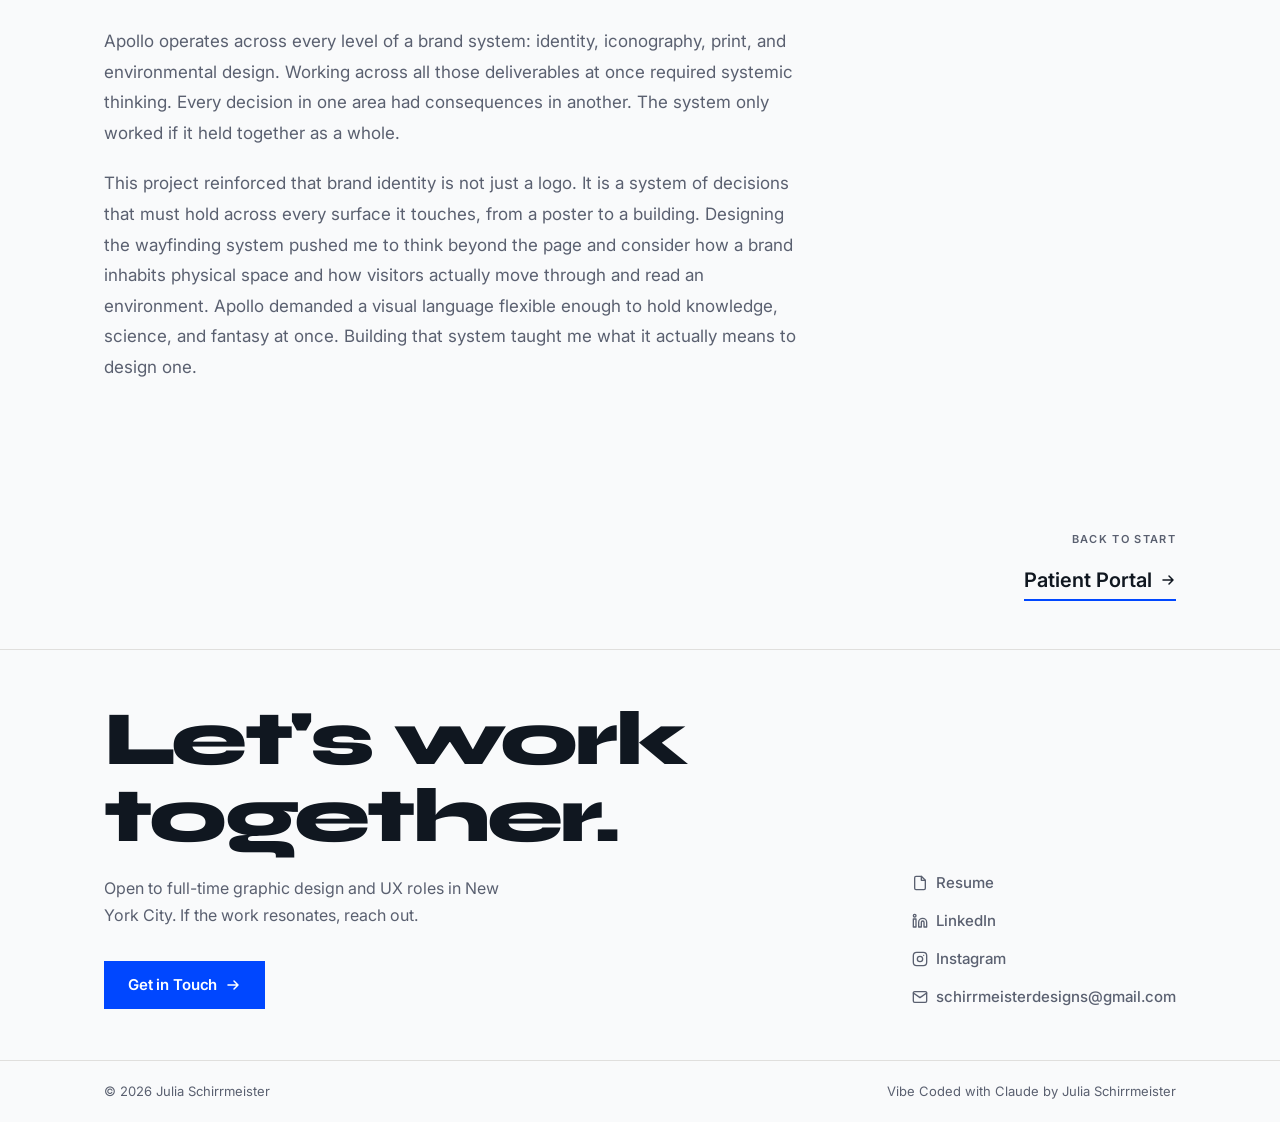
<file: projects/poster-series.html>
<!DOCTYPE html>
<html lang="en" data-theme="">
<head>
  <meta charset="UTF-8">
  <meta name="viewport" content="width=device-width, initial-scale=1.0">
  <meta name="description" content="Apollo — brand identity project by Julia Schirrmeister. Full visual identity system for a Science-Fiction Fantasy Library of the 21st Century in San Francisco, CA — spanning combination marks, color, typography, iconography, a campaign poster series, and a speculative wayfinding system.">
  <title>Apollo — Julia Schirrmeister</title>
  <link rel="preconnect" href="https://fonts.googleapis.com">
  <link rel="preconnect" href="https://fonts.gstatic.com" crossorigin>
  <link href="https://fonts.googleapis.com/css2?family=Syne:wght@400;500;600;700;800&family=Inter:ital,wght@0,300;0,400;0,500;0,600;1,400;1,600&display=swap" rel="stylesheet">
  <link rel="stylesheet" href="../styles.css">
  <script>
    (function(){var t=localStorage.getItem('theme');var d=window.matchMedia('(prefers-color-scheme:dark)').matches;if(t==='dark'||(t===null&&d))document.documentElement.setAttribute('data-theme','dark');})();
  </script>
</head>
<body>
  <a href="#main-content" class="skip-link">Skip to main content</a>

  <header>
    <nav class="nav" aria-label="Main navigation">
      <div class="container nav-inner">
        <a href="../index.html" class="nav-brand">Julia Schirrmeister</a>
        <div class="nav-right">
          <ul class="nav-links" id="nav-links" role="list">
            <li class="nav-dropdown" role="none">
              <button class="nav-dropdown-trigger" aria-haspopup="listbox" aria-expanded="false" aria-controls="works-dropdown">
                Works
                <svg class="dropdown-chevron" viewBox="0 0 10 10" fill="none" aria-hidden="true"><path d="M2 3.5L5 6.5L8 3.5" stroke="currentColor" stroke-width="1.5" stroke-linecap="round" stroke-linejoin="round"/></svg>
              </button>
              <ul class="nav-dropdown-menu" id="works-dropdown" role="listbox" data-open="false">
                <li role="none"><a href="patient-portal.html" class="nav-dropdown-item" role="option"><span class="nav-dropdown-item-num">01</span>Healthcare UX/UI</a></li>
                <li role="none"><a href="sva-film-logo.html" class="nav-dropdown-item" role="option"><span class="nav-dropdown-item-num">02</span>Logo/Identity</a></li>
                <li role="none"><a href="thesis-book.html" class="nav-dropdown-item" role="option"><span class="nav-dropdown-item-num">03</span>Editorial Book</a></li>
                <li role="none"><a href="capstone-zine.html" class="nav-dropdown-item" role="option"><span class="nav-dropdown-item-num">04</span>Print/Editorial</a></li>
                <li role="none"><a href="poster-series.html" class="nav-dropdown-item" role="option"><span class="nav-dropdown-item-num">05</span>Branding</a></li>
              </ul>
            </li>
            <li role="none"><a href="../about.html" class="nav-link">About</a></li>
            <li role="none"><a href="../art.html" class="nav-link">Gallery</a></li>
            <li role="none"><a href="../print.html" class="nav-link">Print</a></li>
          </ul>
          <button class="theme-toggle" id="theme-toggle" aria-label="Switch to dark mode" title="Toggle dark mode">
            <svg class="icon-sun" width="20" height="20" viewBox="0 0 24 24" fill="none" aria-hidden="true"><circle cx="12" cy="12" r="5" stroke="currentColor" stroke-width="2"/><path d="M12 2v2M12 20v2M4.22 4.22l1.42 1.42M18.36 18.36l1.42 1.42M2 12h2M20 12h2M4.22 19.78l1.42-1.42M18.36 5.64l1.42-1.42" stroke="currentColor" stroke-width="2" stroke-linecap="round"/></svg>
            <svg class="icon-moon" width="20" height="20" viewBox="0 0 24 24" fill="none" aria-hidden="true"><path d="M21 12.79A9 9 0 1 1 11.21 3 7 7 0 0 0 21 12.79z" stroke="currentColor" stroke-width="2" stroke-linecap="round" stroke-linejoin="round"/></svg>
          </button>
          <button class="mobile-menu-toggle" id="mobile-menu-toggle" aria-label="Open navigation menu" aria-expanded="false" aria-controls="nav-links">
            <svg width="24" height="24" viewBox="0 0 24 24" fill="none" aria-hidden="true"><path d="M3 6h18M3 12h18M3 18h18" stroke="currentColor" stroke-width="2" stroke-linecap="round"/></svg>
          </button>
        </div>
      </div>
    </nav>
  </header>

  <main id="main-content" class="page-content">
    <div class="container">

      <section class="project-page-hero" aria-labelledby="project-title">
        <a href="../index.html#projects" class="back-nav">
          <svg width="16" height="16" viewBox="0 0 16 16" fill="none" aria-hidden="true"><path d="M13 8H3M7 4l-4 4 4 4" stroke="currentColor" stroke-width="1.5" stroke-linecap="round" stroke-linejoin="round"/></svg>
          All Works
        </a>
        <div class="project-page-eyebrow">
          <span class="tag tag--blue">Branding</span>
          <span class="tag">Identity</span>
          <span class="tag">Print</span>
          <span class="tag">Wayfinding</span>
        </div>
        <h1 class="project-page-title" id="project-title">Apollo</h1>
        <p class="project-page-overview">
          A full brand identity system for Apollo, a Science-Fiction Fantasy Library of the 21st Century located in San Francisco, CA. The work covers the complete brand architecture: research and mind mapping, combination marks, color system, typography, program logos, iconography, a campaign poster series, and a speculative wayfinding system.
        </p>
        <div class="project-details-bar" aria-label="Project details">
          <div class="detail-item"><label>Role</label><span>Brand Designer</span></div>
          <div class="detail-item"><label>Tools</label><span>Illustrator, InDesign</span></div>
          <div class="detail-item"><label>Type</label><span>Brand Identity</span></div>
          <div class="detail-item"><label>Year</label><span>2022</span></div>
        </div>
      </section>

      <figure class="case-img-full" aria-label="Apollo brand identity hero">
        <img src="../images/projects/poster-series/Poster_Series_Mockup_Banners.jpg" alt="Apollo banner mockup" style="width:100%; height:100%; object-fit:cover; display:block;">
      </figure>

      <!-- 01 OVERVIEW -->
      <section class="case-section accent-blue" aria-labelledby="cs-01">
        <div class="case-section-label">
          <span class="case-section-num">01</span>
          <h2 class="case-section-title" id="cs-01">Project Overview &amp; Concept</h2>
        </div>
        <p class="case-text">
          <strong>Apollo's mission:</strong> to foster a community where children and adults are encouraged to dream, create, learn, and collaborate.
        </p>
        <p class="case-text">
          The brand needed to communicate wonder, curiosity, and the joy of discovery through a visual system sophisticated enough to function across every library touchpoint. The project was developed as part of a branding design course in the MFA Communication Design program at Pratt Institute.
        </p>
        <div class="highlight-block highlight-block--blue" style="text-align:center;">
          <p>Knowledge + Science + Fantasy = Apollo</p>
        </div>
      </section>

      <!-- BRAND SYSTEM STICKY SCROLL (02–08) -->
      <style>
        /* ── Sticky scroll layout ── */
        .brand-scroll-wrapper {
          position: relative;
          padding: 2rem 0 5rem;
        }
        .brand-scroll-inner {
          display: flex;
          align-items: flex-start;
          gap: 4rem;
        }
        /* Left: scrolling text column */
        .brand-scroll-text {
          flex: 0 0 320px;
          min-width: 0;
        }
        .brand-panel {
          min-height: 88vh;
          display: flex;
          flex-direction: column;
          justify-content: center;
          padding: 4rem 0;
          border-bottom: 1px solid rgba(128,128,128,0.15);
        }
        .brand-panel:last-child { border-bottom: none; }
        .brand-panel-eyebrow {
          font-size: 0.72rem;
          letter-spacing: 0.12em;
          text-transform: uppercase;
          opacity: 0.4;
          margin-bottom: 1rem;
          display: block;
          font-family: inherit;
        }
        .brand-panel-title {
          font-size: clamp(1.6rem, 3vw, 2.25rem);
          font-weight: 700;
          line-height: 1.15;
          margin: 0 0 1.25rem;
        }
        .brand-panel-desc {
          font-size: 1rem;
          line-height: 1.75;
          opacity: 0.7;
          max-width: 36ch;
          margin: 0;
        }
        /* Right: sticky image column */
        .brand-scroll-visual {
          flex: 1;
          position: sticky;
          top: 8vh;
          height: 84vh;
          min-width: 0;
        }
        .brand-img-stack {
          position: relative;
          width: 100%;
          height: 100%;
        }
        .brand-img-frame {
          position: absolute;
          inset: 0;
          opacity: 0;
          transition: opacity 0.7s cubic-bezier(0.4, 0, 0.2, 1);
        }
        .brand-img-frame.is-active { opacity: 1; }
        .brand-img-frame img {
          width: 100%;
          height: 100%;
          object-fit: contain;
          display: block;
        }
        /* Progress dots */
        .brand-scroll-dots {
          display: flex;
          gap: 7px;
          align-items: center;
          justify-content: center;
          margin-top: 1.25rem;
        }
        .brand-scroll-dot {
          width: 6px;
          height: 6px;
          border-radius: 50%;
          background: currentColor;
          opacity: 0.18;
          transition: opacity 0.3s ease, transform 0.3s ease;
          flex-shrink: 0;
        }
        .brand-scroll-dot.is-active {
          opacity: 0.9;
          transform: scale(1.6);
        }
        /* Mobile: stack vertically */
        @media (max-width: 700px) {
          .brand-scroll-inner { flex-direction: column; gap: 0; }
          .brand-scroll-visual {
            position: relative;
            top: auto;
            height: 55vw;
            min-height: 220px;
            width: 100%;
            margin-bottom: 2rem;
          }
          .brand-panel {
            min-height: auto;
            padding: 2.5rem 0;
          }
          .brand-panel-desc { max-width: 100%; }
        }
      </style>

      <div class="brand-scroll-wrapper">
        <div class="brand-scroll-inner">

          <!-- LEFT: scrolling text panels -->
          <div class="brand-scroll-text">

            <div class="brand-panel" data-step="0">
              <span class="brand-panel-eyebrow">02 — Visual Language</span>
              <h2 class="brand-panel-title">Research &amp; Mind Map</h2>
              <p class="brand-panel-desc">Apollo's core identity pulls in five different directions: Library, Science, Space, Fantasy, and the Greek god for which the library is named. Each branch opened into its own constellation of associations, and together they shaped the conceptual foundation before any visual decisions were made.</p>
            </div>

            <div class="brand-panel" data-step="1">
              <span class="brand-panel-eyebrow">03 — Visual Language</span>
              <h2 class="brand-panel-title">Color System</h2>
              <p class="brand-panel-desc">Bold, optimistic, and built to hold two things at once: the serious science behind the library and the joyful energy it aims to inspire. The palette works across digital and large-format print.</p>
            </div>

            <div class="brand-panel" data-step="2">
              <span class="brand-panel-eyebrow">04 — Visual Language</span>
              <h2 class="brand-panel-title">Typography</h2>
              <p class="brand-panel-desc">A bold geometric display face for headlines. An approachable humanist sans-serif for body copy and exhibit labels. The two work together across every scale, from large wayfinding totems to small room identifiers.</p>
            </div>

            <div class="brand-panel" data-step="3">
              <span class="brand-panel-eyebrow">05 — Visual Language</span>
              <h2 class="brand-panel-title">Icon System</h2>
              <p class="brand-panel-desc">A custom icon set covers the library's navigation and programming categories: astronomy, chemistry, biology, physics, and beyond. Every icon is drawn on a consistent grid, calibrated to read clearly at wayfinding scale.</p>
            </div>

            <div class="brand-panel" data-step="4">
              <span class="brand-panel-eyebrow">06 — Identifier</span>
              <h2 class="brand-panel-title">Combination Mark</h2>
              <p class="brand-panel-desc">The combination mark pairs a custom logotype with a geometric symbol inspired by orbital paths and the arc of discovery. The system includes primary, stacked, and symbol-only variants, each tested across signage and print contexts.</p>
            </div>

            <div class="brand-panel" data-step="5">
              <span class="brand-panel-eyebrow">07 — Identifier</span>
              <h2 class="brand-panel-title">Program Logos</h2>
              <p class="brand-panel-desc">Program logos extend the identity into Apollo's individual departments and programming areas. Each maintains a visual connection to the core mark while developing its own distinct character.</p>
            </div>

            <div class="brand-panel" data-step="6">
              <span class="brand-panel-eyebrow">08 — Environment</span>
              <h2 class="brand-panel-title">Wayfinding System</h2>
              <p class="brand-panel-desc">A speculative wayfinding system shows how the brand lives in the library environment. Color-coded zones, icon-based navigation, and consistent typography carry the identity across signage at every scale.</p>
            </div>

          </div><!-- /brand-scroll-text -->

          <!-- RIGHT: sticky image viewer -->
          <div class="brand-scroll-visual">
            <div class="brand-img-stack">
              <div class="brand-img-frame is-active" data-step="0">
                <img src="../images/projects/poster-series/01-poster-series-mindmap.jpg" alt="Apollo research and mind map">
              </div>
              <div class="brand-img-frame" data-step="1">
                <img src="../images/projects/poster-series/03-poster-series-color.jpg" alt="Apollo color system">
              </div>
              <div class="brand-img-frame" data-step="2">
                <img src="../images/projects/poster-series/04-poster-series-typography.jpg" alt="Apollo typography system">
              </div>
              <div class="brand-img-frame" data-step="3">
                <img src="../images/projects/poster-series/05-poster-series-icons-01.jpg" alt="Apollo icon system">
              </div>
              <div class="brand-img-frame" data-step="4">
                <img src="../images/projects/poster-series/02-poster-series-combination-mark.jpg" alt="Apollo combination mark">
              </div>
              <div class="brand-img-frame" data-step="5">
                <img src="../images/projects/poster-series/06-poster-series-final-logos.jpg" alt="Apollo program logos">
              </div>
              <div class="brand-img-frame" data-step="6">
                <img src="../images/projects/poster-series/08-poster-series-wayfinding.jpg" alt="Apollo wayfinding system">
              </div>
            </div>
            <!-- Progress dots -->
            <div class="brand-scroll-dots" aria-hidden="true">
              <span class="brand-scroll-dot is-active"></span>
              <span class="brand-scroll-dot"></span>
              <span class="brand-scroll-dot"></span>
              <span class="brand-scroll-dot"></span>
              <span class="brand-scroll-dot"></span>
              <span class="brand-scroll-dot"></span>
              <span class="brand-scroll-dot"></span>
            </div>
          </div><!-- /brand-scroll-visual -->

        </div><!-- /brand-scroll-inner -->
      </div><!-- /brand-scroll-wrapper -->

      <script>
        (function () {
          var panels = document.querySelectorAll('.brand-panel[data-step]');
          var frames = document.querySelectorAll('.brand-img-frame[data-step]');
          var dots   = document.querySelectorAll('.brand-scroll-dot');
          var active = 0;

          function go(index) {
            if (index === active) return;
            active = index;
            frames.forEach(function (f) {
              f.classList.toggle('is-active', +f.dataset.step === index);
            });
            dots.forEach(function (d, i) {
              d.classList.toggle('is-active', i === index);
            });
          }

          var io = new IntersectionObserver(function (entries) {
            entries.forEach(function (e) {
              if (e.isIntersecting) go(+e.target.dataset.step);
            });
          }, { threshold: 0.5, rootMargin: '-20% 0px -20% 0px' });

          panels.forEach(function (p) { io.observe(p); });
        })();
      </script>

      <!-- 08 CAMPAIGN POSTERS -->
      <section class="case-section accent-blue" aria-labelledby="cs-campaign">
        <div class="case-section-label">
          <span class="case-section-num">09</span>
          <h2 class="case-section-title" id="cs-campaign">Campaign Posters</h2>
        </div>
        <p class="case-text">
          Four campaign posters show the brand out in the world. Each image traces back to the mind map. The god Apollo speaks to Fantasy, the moon and night sky to Science and Space, and an open book to the Library. Each poster is a different answer to the same question: what does Apollo mean?
        </p>
        <figure class="case-img-full" aria-label="Apollo campaign poster mockup">
          <img src="../images/projects/poster-series/07-poster-series-mockup-03.jpg" alt="Apollo campaign poster mockup" style="width:100%; height:100%; object-fit:cover; display:block;">
        </figure>
      </section>

      <!-- 09 CAMPAIGN IN CONTEXT -->
      <section class="case-section" aria-labelledby="cs-mockups">
        <div class="case-section-label">
          <span class="case-section-num">10</span>
          <h2 class="case-section-title" id="cs-mockups">Campaign — In Context</h2>
        </div>
        <p class="case-text">
          Apollo's campaign posters applied across real-world environments — city streets, transit banners, and public poster frames.
        </p>
        <figure class="case-img-full" aria-label="Apollo campaign posters">
          <img src="../images/projects/poster-series/07-poster-series-mockup-01.jpeg" alt="Apollo campaign posters" style="width:100%; height:100%; object-fit:cover; display:block;">
        </figure>
        <figure class="case-img-full" aria-label="Campaign poster mockup 2">
          <img src="../images/projects/poster-series/07-poster-series-mockup-02.jpeg" alt="Apollo campaign poster mockup 2" style="width:100%; height:100%; object-fit:cover; display:block;">
        </figure>
        <figure class="case-img-full" aria-label="Apollo city posters mockup">
          <img src="../images/projects/poster-series/Poster_Series_Mockup_CityPosters.jpg" alt="Apollo city posters mockup" style="width:100%; height:100%; object-fit:cover; display:block;">
        </figure>
      </section>

      <!-- 10 REFLECTION -->
      <section class="case-section accent-blue" aria-labelledby="cs-11">
        <div class="case-section-label">
          <span class="case-section-num">11</span>
          <h2 class="case-section-title" id="cs-11">Final Outcome &amp; Reflection</h2>
        </div>
        <p class="case-text">
          Apollo operates across every level of a brand system: identity, iconography, print, and environmental design. Working across all those deliverables at once required systemic thinking. Every decision in one area had consequences in another. The system only worked if it held together as a whole.
        </p>
        <p class="case-text">
          This project reinforced that brand identity is not just a logo. It is a system of decisions that must hold across every surface it touches, from a poster to a building. Designing the wayfinding system pushed me to think beyond the page and consider how a brand inhabits physical space and how visitors actually move through and read an environment. Apollo demanded a visual language flexible enough to hold knowledge, science, and fantasy at once. Building that system taught me what it actually means to design one.
        </p>
      </section>

      <nav class="case-section" style="padding-top:3rem; padding-bottom:3rem; text-align:right;" aria-label="Back to all works">
        <p class="eyebrow mb-2">Back to Start</p>
        <a href="patient-portal.html" class="project-link" style="font-size:1.25rem;">
          Patient Portal
          <svg width="16" height="16" viewBox="0 0 16 16" fill="none" aria-hidden="true"><path d="M3 8h10M9 4l4 4-4 4" stroke="currentColor" stroke-width="1.5" stroke-linecap="round" stroke-linejoin="round"/></svg>
        </a>
      </nav>

    </div>
  </main>

  <footer class="footer" aria-label="Site footer">
    <div class="container">
      <div class="footer-cta">
        <div>
          <h2 class="footer-headline">Let's work<br>together.</h2>
          <p class="footer-sub">Open to full-time graphic design and UX roles in New York City. If the work resonates, reach out.</p>
          <a href="mailto:schirrmeisterdesigns@gmail.com" class="btn btn-primary">Get in Touch <svg width="16" height="16" viewBox="0 0 16 16" fill="none" aria-hidden="true"><path d="M3 8h10M9 4l4 4-4 4" stroke="currentColor" stroke-width="1.5" stroke-linecap="round" stroke-linejoin="round"/></svg></a>
        </div>
        <nav class="footer-contact" aria-label="Contact and social links">
          <a href="../Julia_Schirrmeister_Resume_2026.pdf" class="contact-link" target="_blank" rel="noopener noreferrer" aria-label="View resume (opens in new tab)"><svg width="16" height="16" viewBox="0 0 24 24" fill="none" aria-hidden="true"><path d="M14 2H6a2 2 0 0 0-2 2v16a2 2 0 0 0 2 2h12a2 2 0 0 0 2-2V8z" stroke="currentColor" stroke-width="2" stroke-linecap="round" stroke-linejoin="round"/><polyline points="14 2 14 8 20 8" stroke="currentColor" stroke-width="2" stroke-linecap="round" stroke-linejoin="round"/></svg>Resume</a>
          <a href="https://linkedin.com/in/julia-schirrmeister-4711a9a7" class="contact-link" target="_blank" rel="noopener noreferrer" aria-label="LinkedIn (opens in new tab)"><svg width="16" height="16" viewBox="0 0 24 24" fill="none" aria-hidden="true"><path d="M16 8a6 6 0 0 1 6 6v7h-4v-7a2 2 0 0 0-2-2 2 2 0 0 0-2 2v7h-4v-7a6 6 0 0 1 6-6zM2 9h4v12H2z" stroke="currentColor" stroke-width="2" stroke-linecap="round" stroke-linejoin="round"/><circle cx="4" cy="4" r="2" stroke="currentColor" stroke-width="2"/></svg>LinkedIn</a>
          <a href="https://instagram.com/schirrmeisterdesigns" class="contact-link" target="_blank" rel="noopener noreferrer" aria-label="Instagram (opens in new tab)"><svg width="16" height="16" viewBox="0 0 24 24" fill="none" aria-hidden="true"><rect x="2" y="2" width="20" height="20" rx="5" stroke="currentColor" stroke-width="2"/><circle cx="12" cy="12" r="4" stroke="currentColor" stroke-width="2"/><circle cx="17.5" cy="6.5" r="1" fill="currentColor"/></svg>Instagram</a>
          <a href="mailto:schirrmeisterdesigns@gmail.com" class="contact-link"><svg width="16" height="16" viewBox="0 0 24 24" fill="none" aria-hidden="true"><rect x="2" y="4" width="20" height="16" rx="2" stroke="currentColor" stroke-width="2"/><polyline points="22,6 12,13 2,6" stroke="currentColor" stroke-width="2" stroke-linecap="round" stroke-linejoin="round"/></svg>schirrmeisterdesigns@gmail.com</a>
        </nav>
      </div>
    </div>
    <div class="footer-bottom"><div class="container footer-bottom-inner"><span>© 2026 Julia Schirrmeister</span><span>Vibe Coded with Claude by Julia Schirrmeister</span></div></div>
  </footer>

  <script src="../script.js"></script>
</body>
</html>
</file>
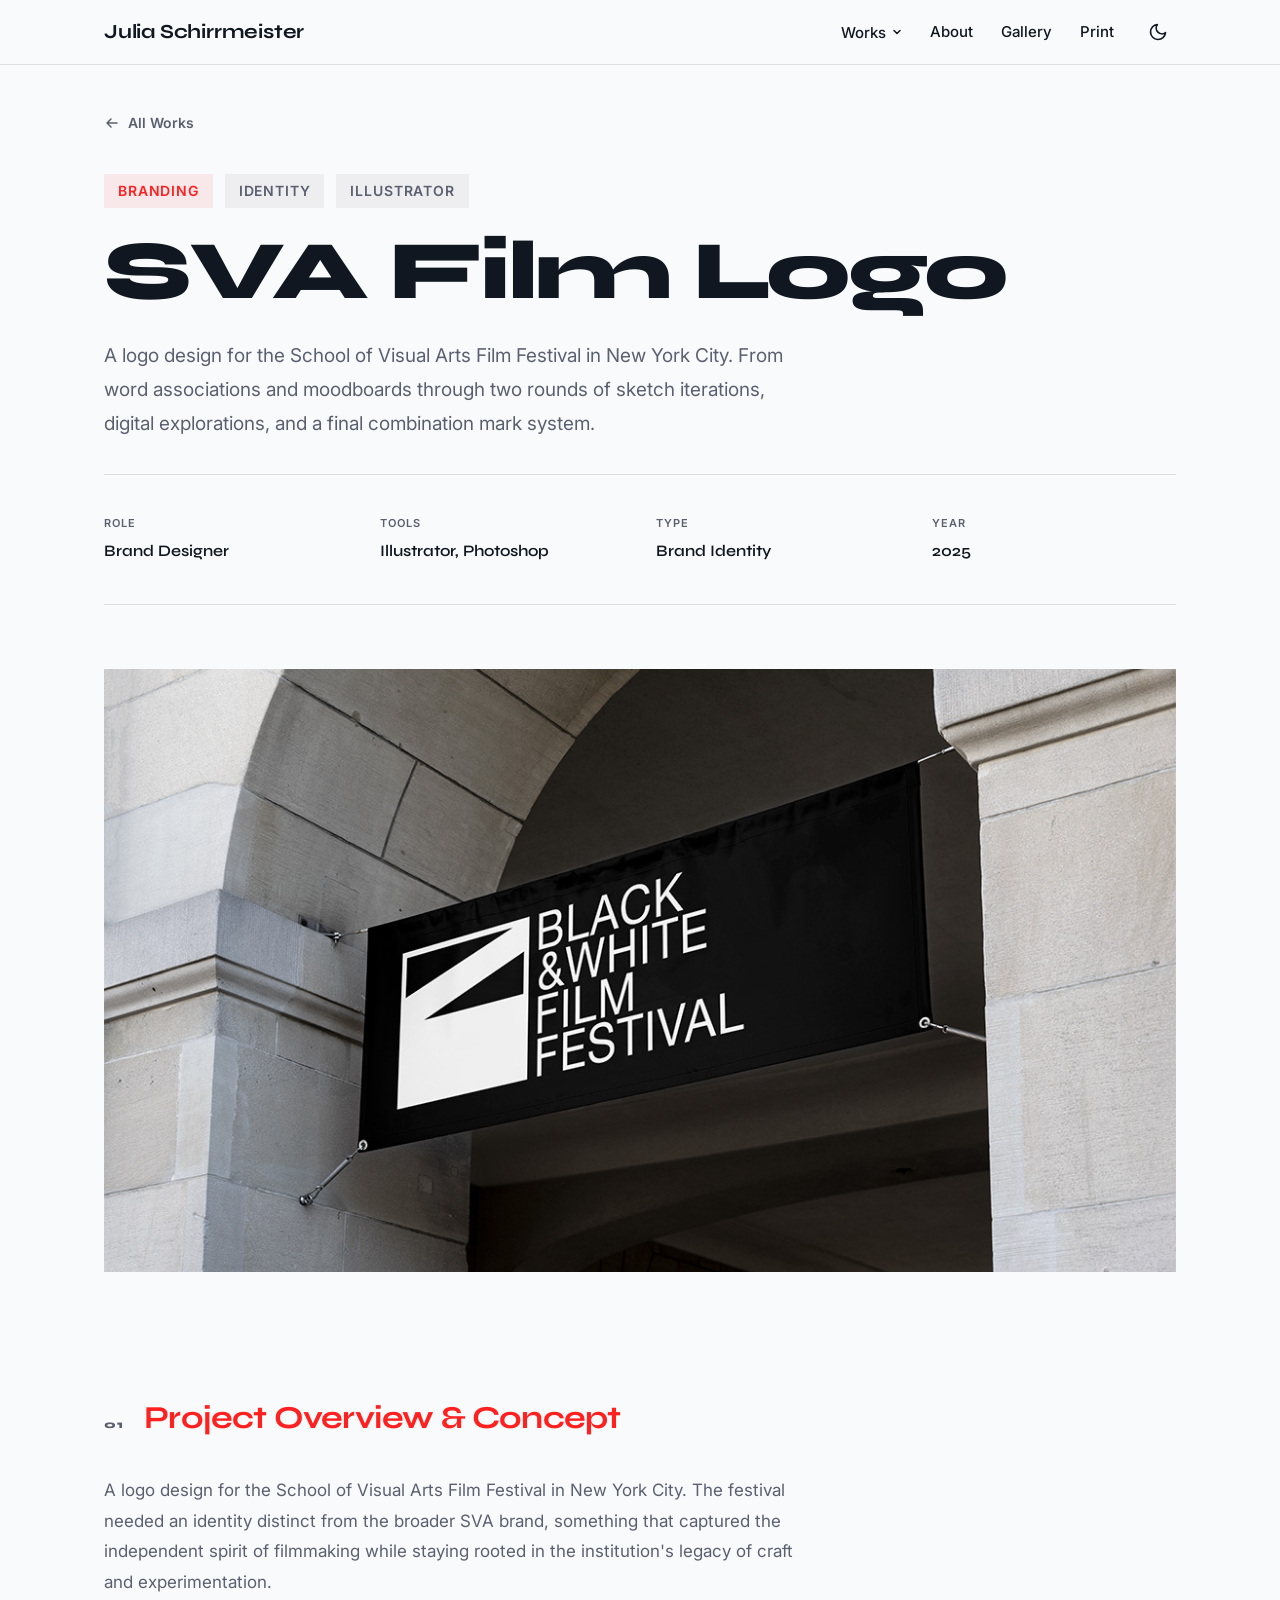
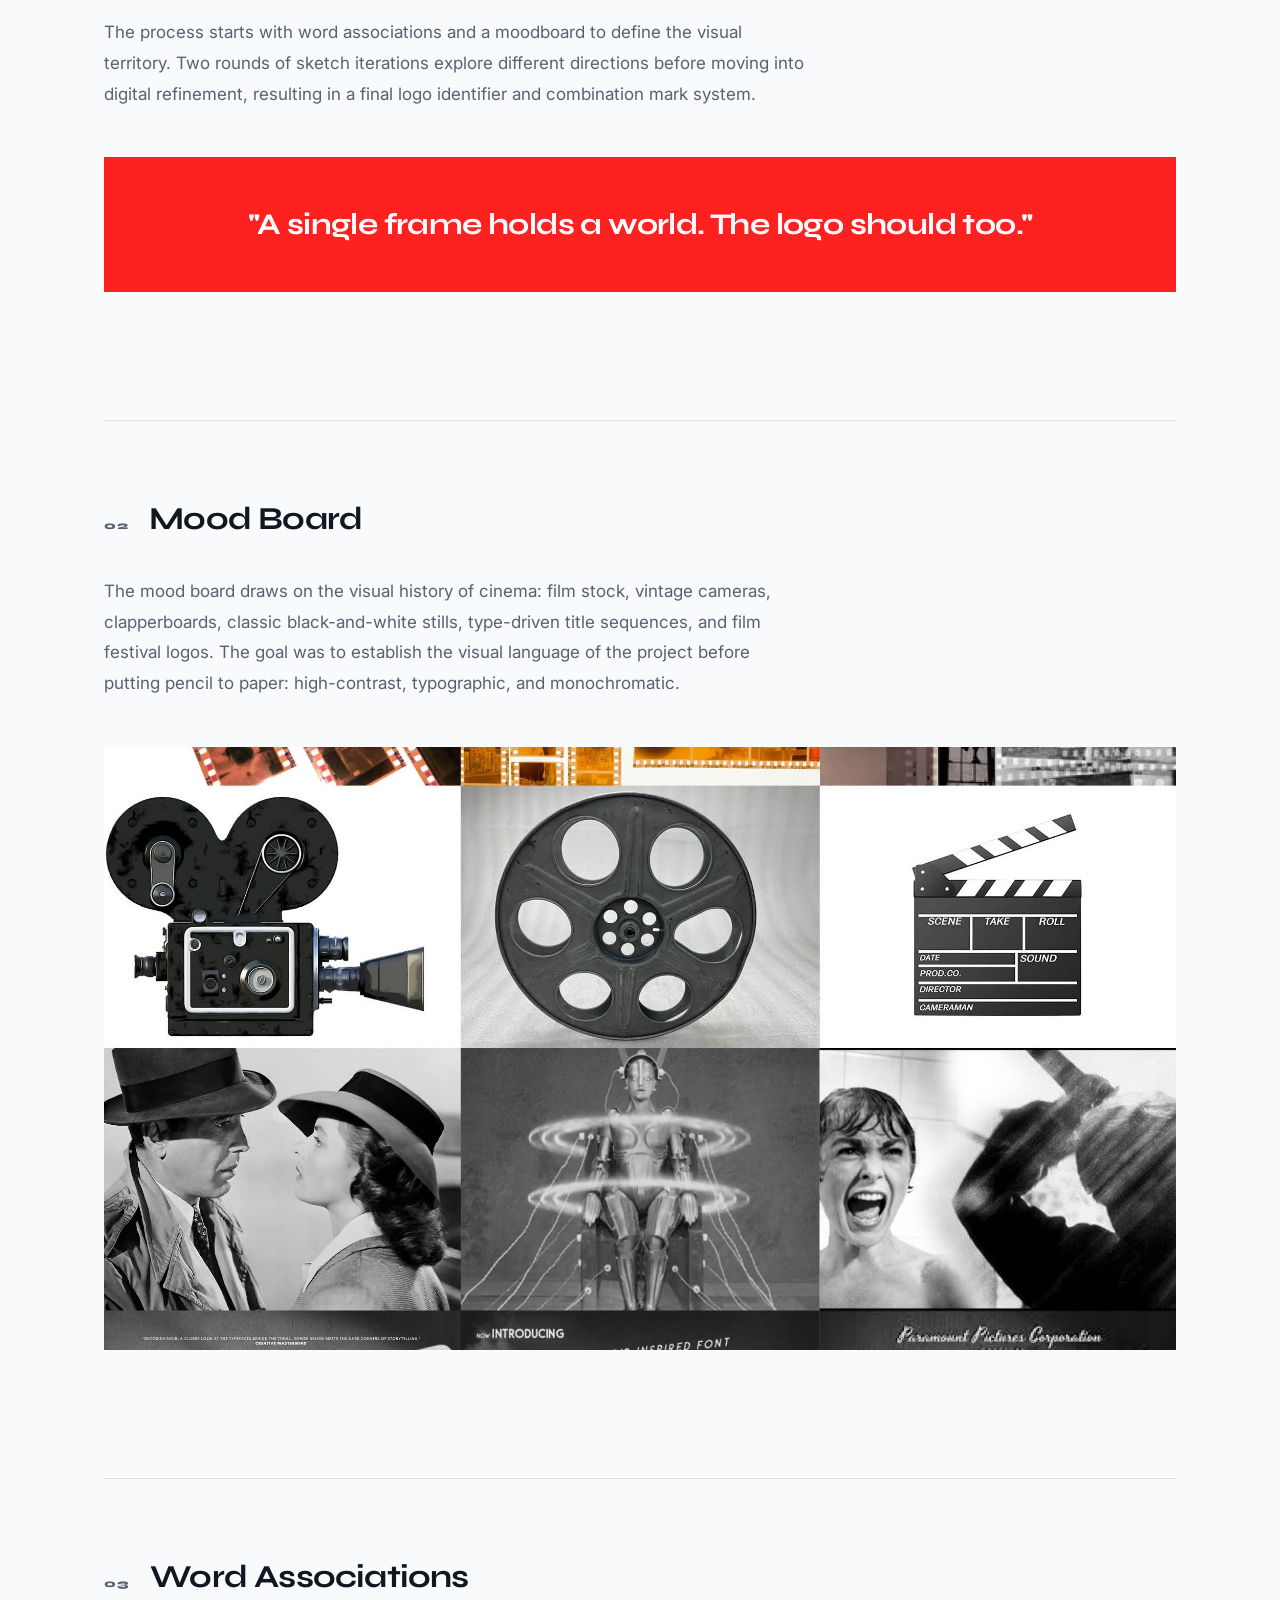
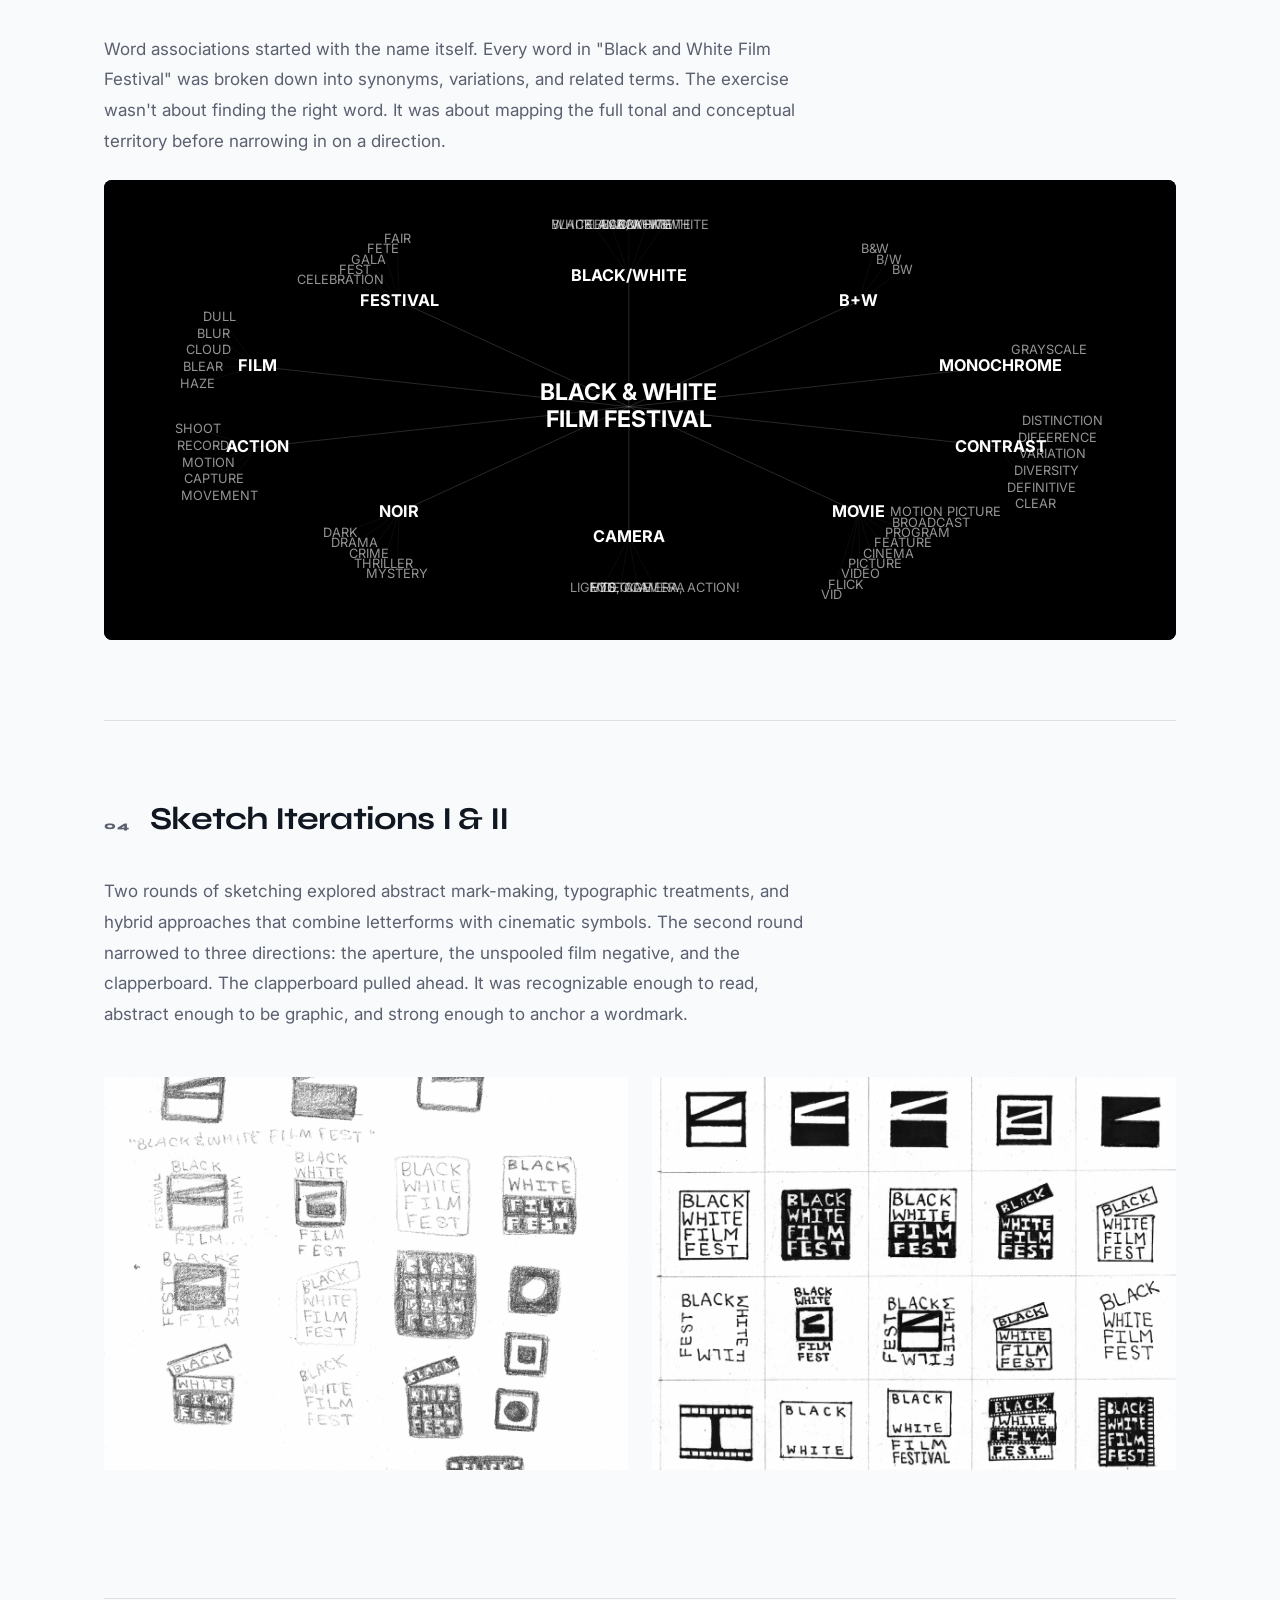
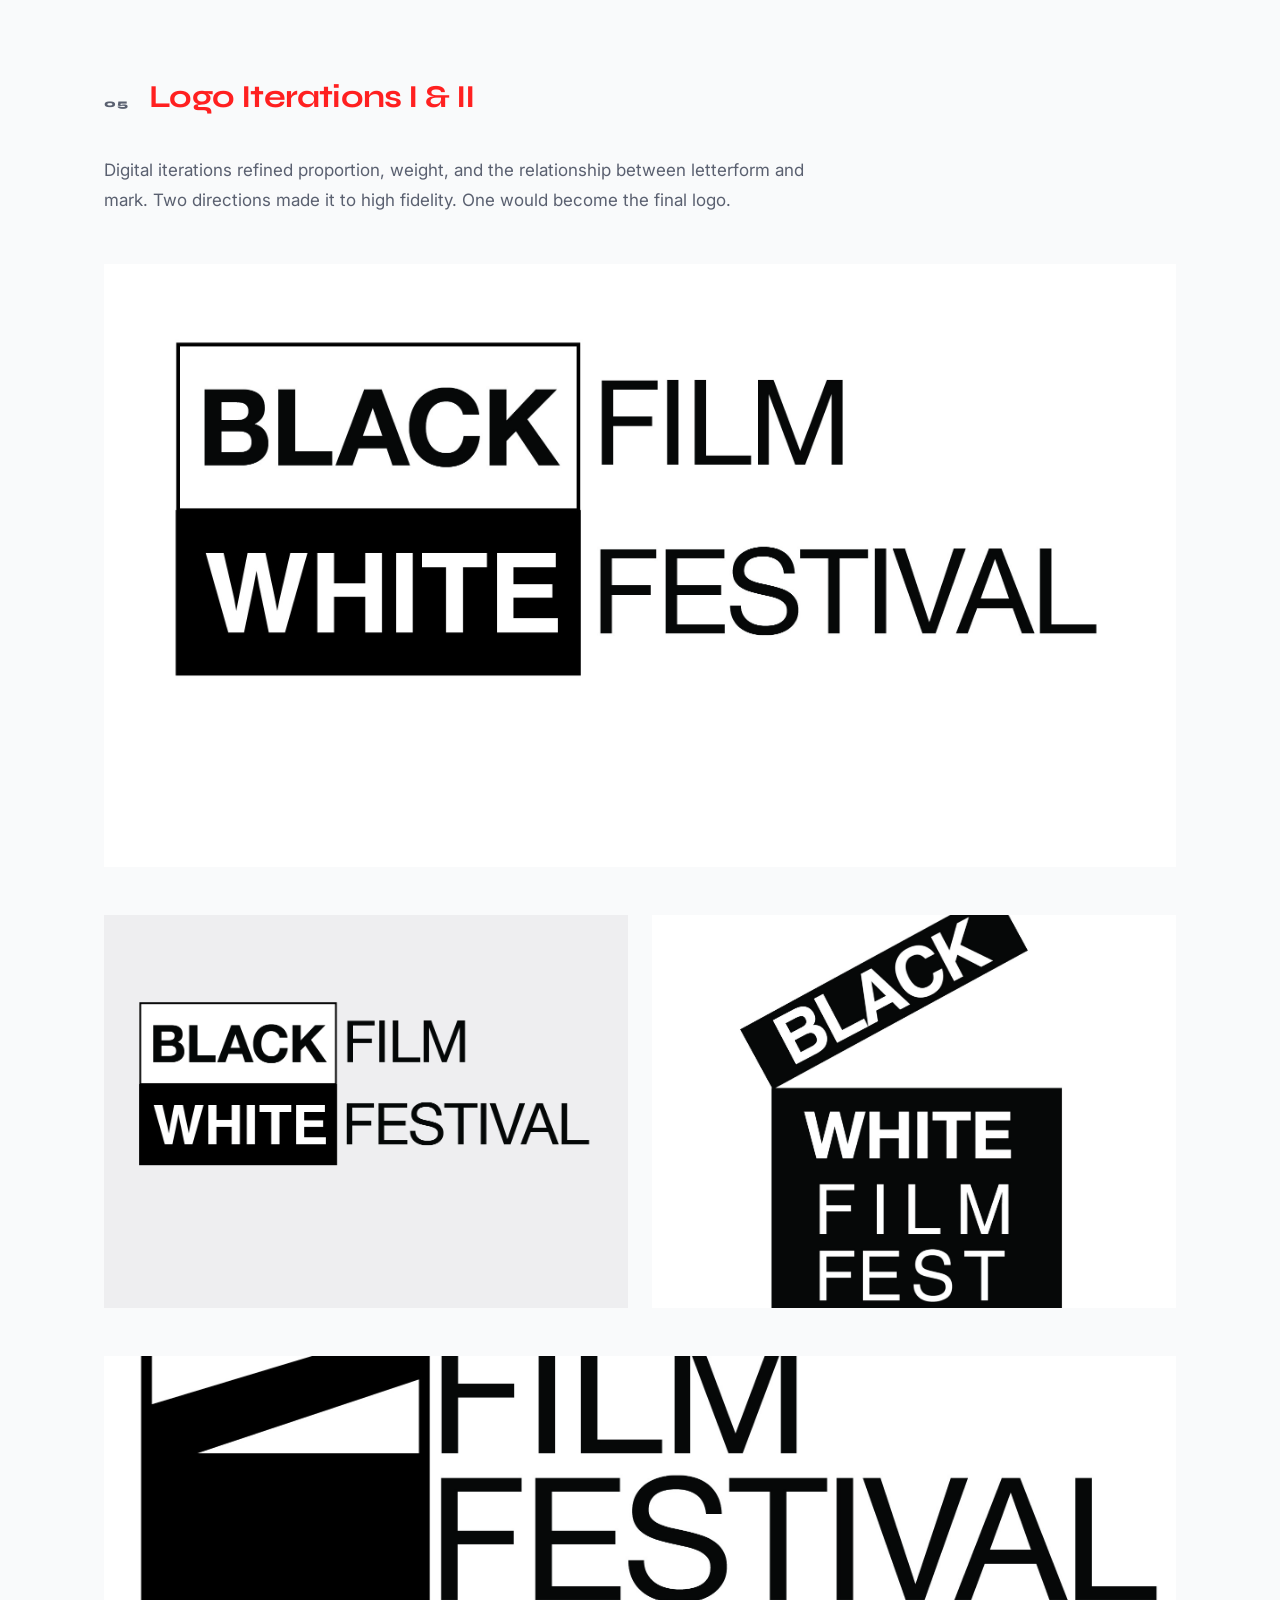
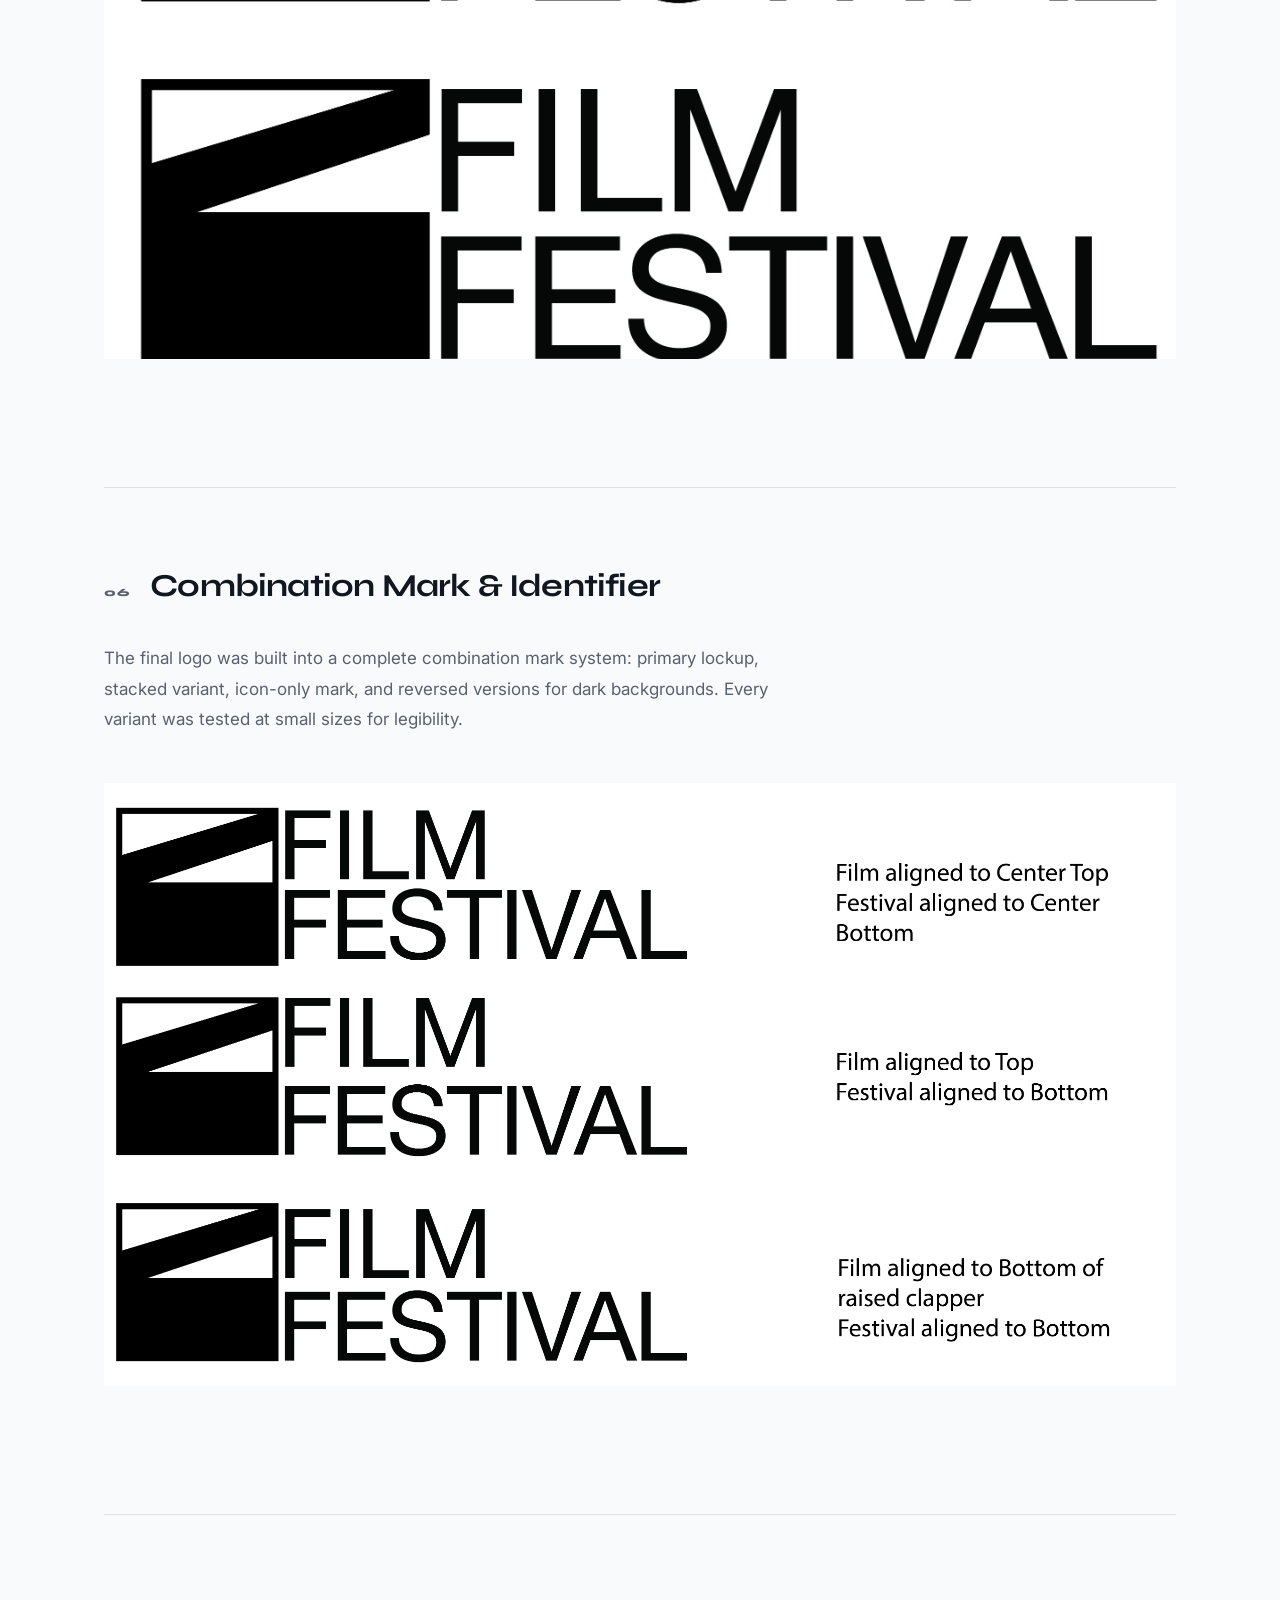
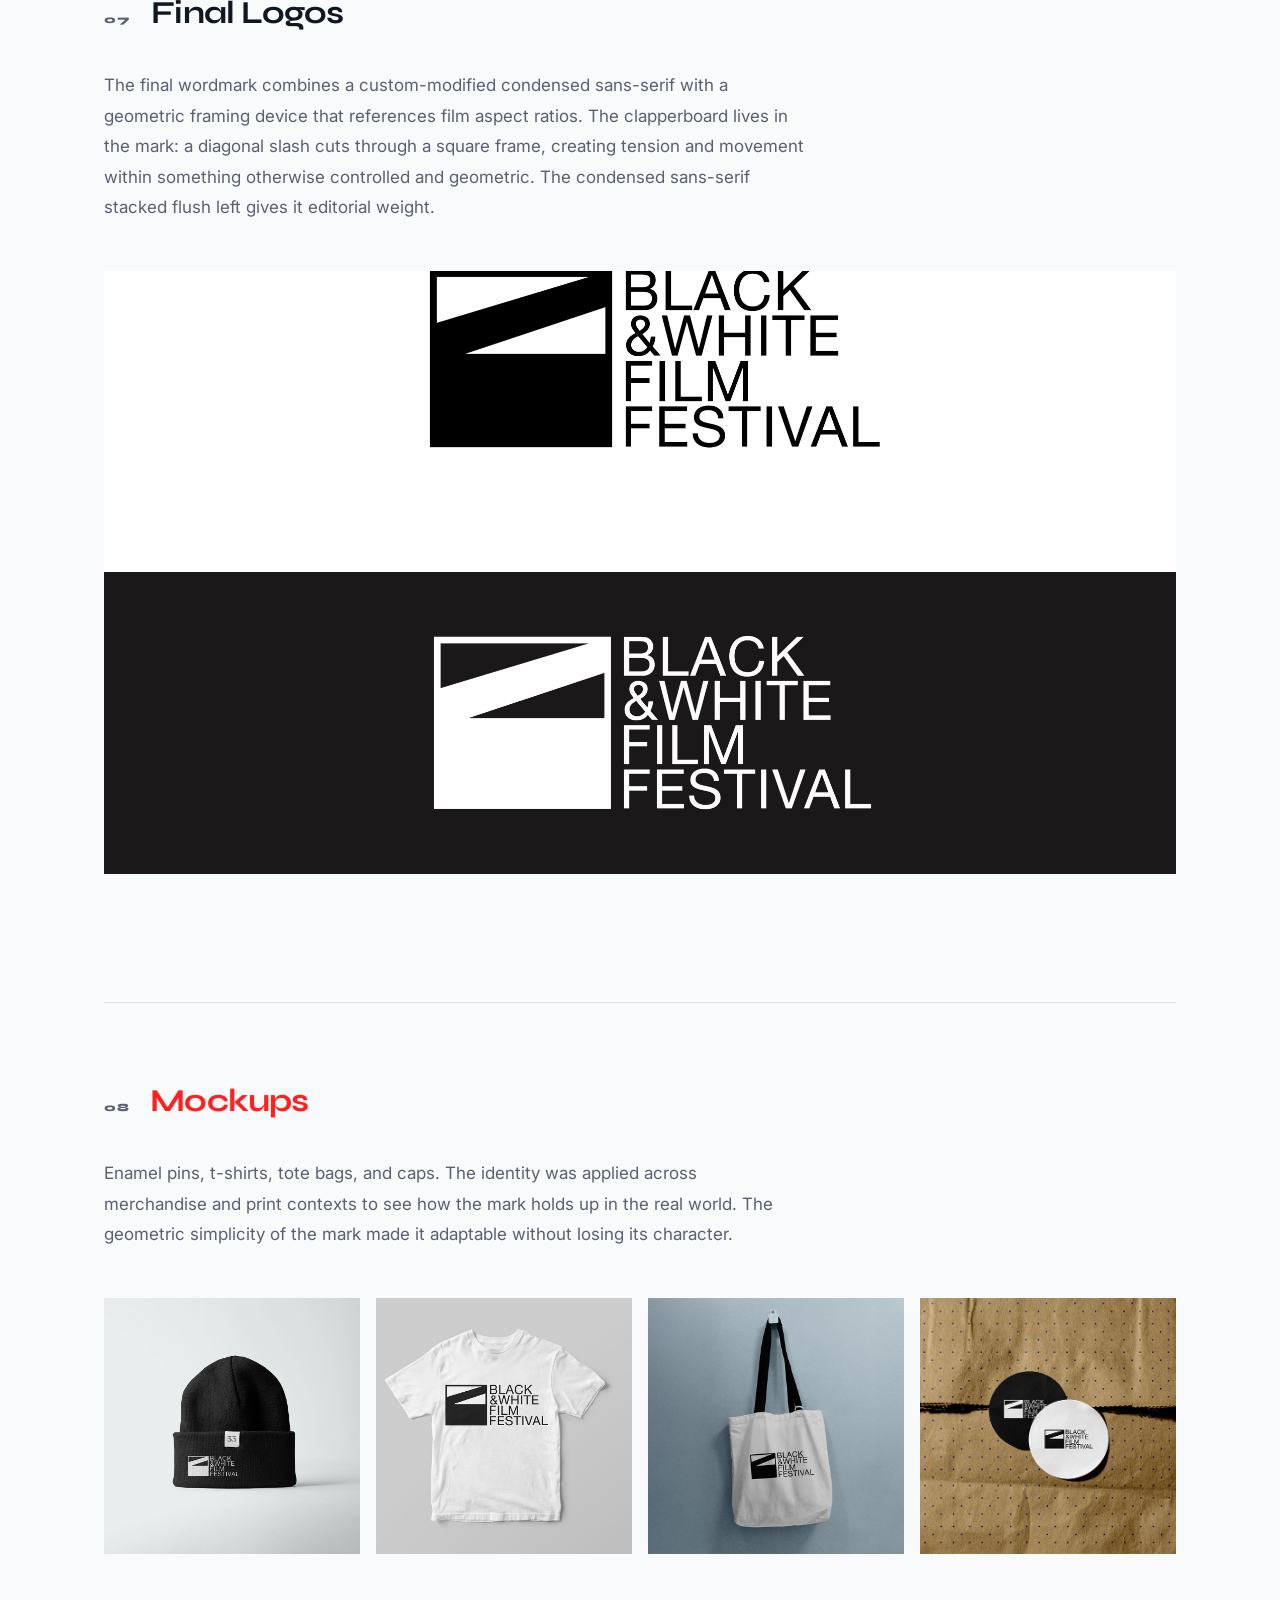
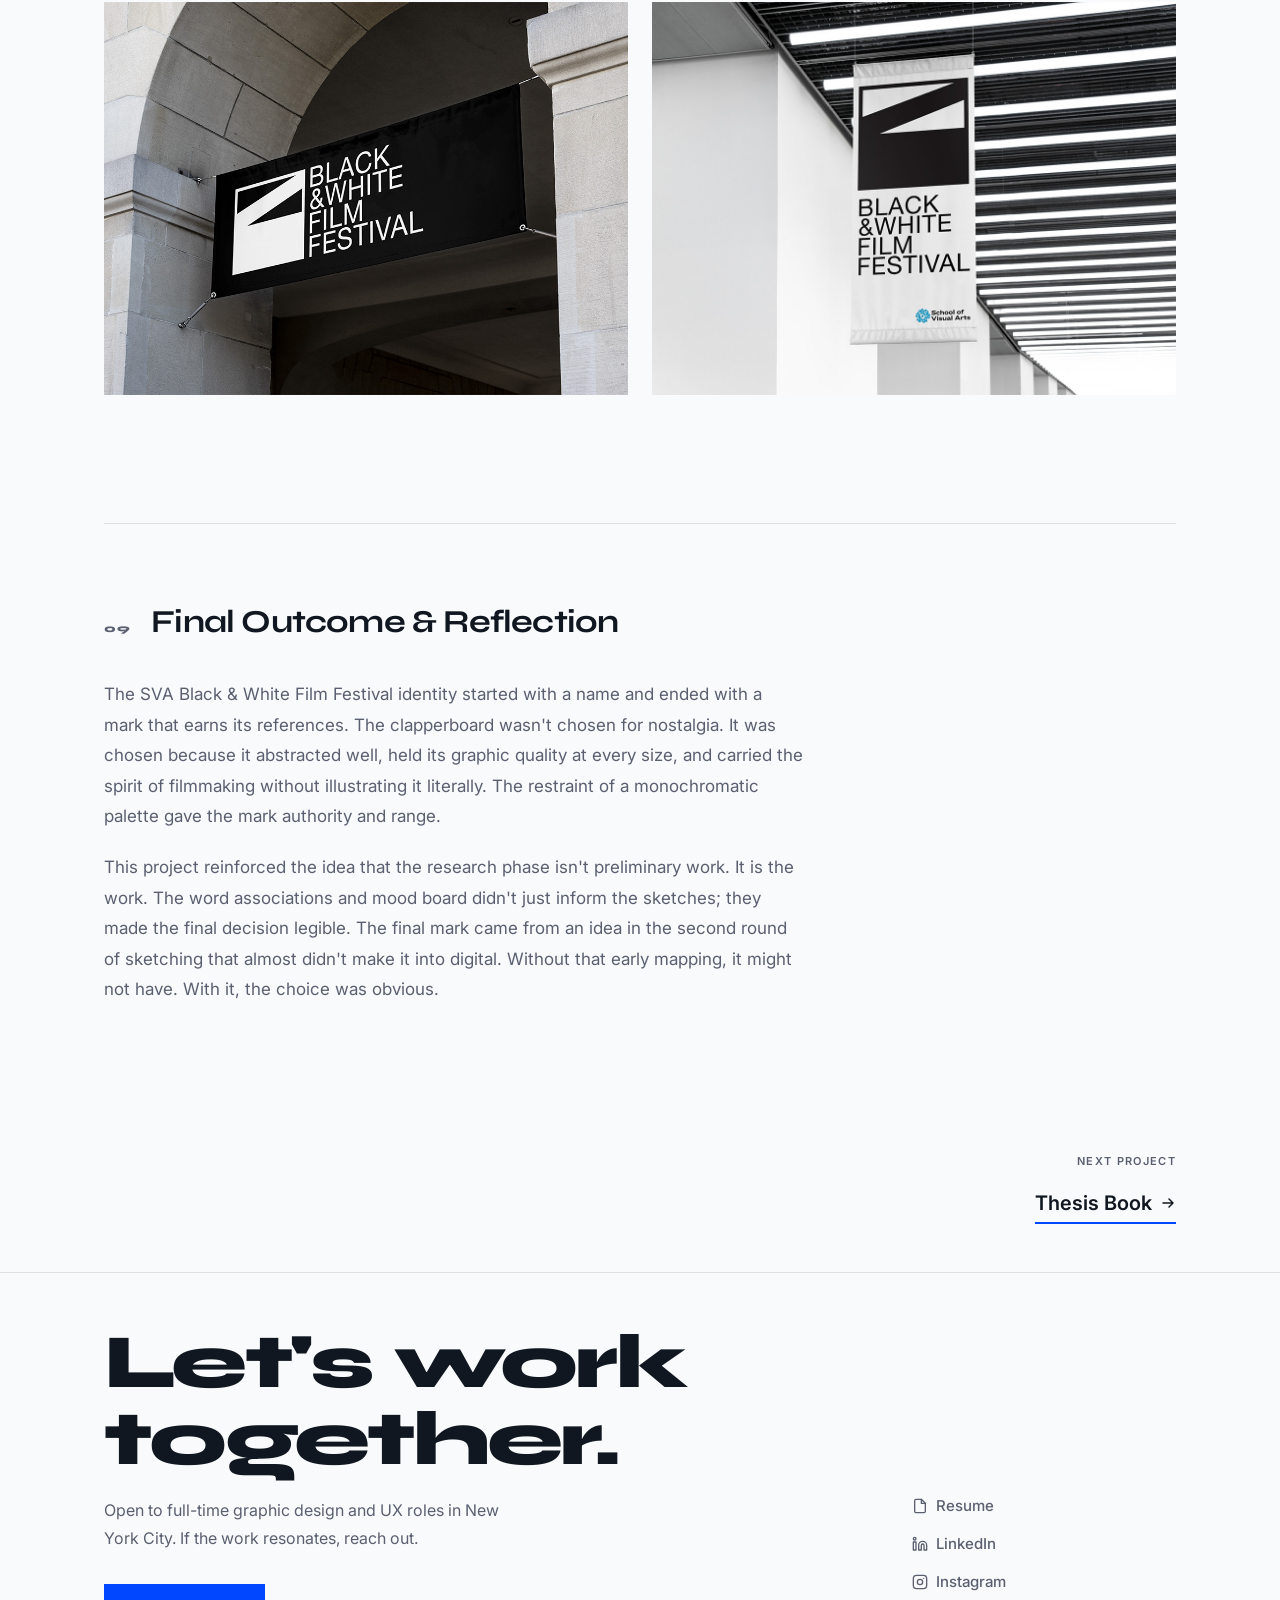
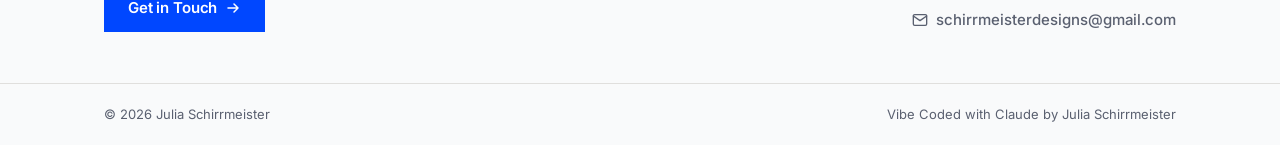
<file: projects/sva-film-logo.html>
<!DOCTYPE html>
<html lang="en" data-theme="">
<head>
  <meta charset="UTF-8">
  <meta name="viewport" content="width=device-width, initial-scale=1.0">
  <meta name="description" content="SVA Film Logo — brand identity project by Julia Schirrmeister. Logo design for the School of Visual Arts Film Festival in NYC, including ideation, word associations, moodboard, sketch iterations, and final logo identifier.">
  <title>SVA Film Logo — Julia Schirrmeister</title>
  <link rel="preconnect" href="https://fonts.googleapis.com">
  <link rel="preconnect" href="https://fonts.gstatic.com" crossorigin>
  <link href="https://fonts.googleapis.com/css2?family=Syne:wght@400;500;600;700;800&family=Inter:ital,wght@0,300;0,400;0,500;0,600;1,400;1,600&display=swap" rel="stylesheet">
  <link rel="stylesheet" href="../styles.css">
  <script>
    (function(){var t=localStorage.getItem('theme');var d=window.matchMedia('(prefers-color-scheme:dark)').matches;if(t==='dark'||(t===null&&d))document.documentElement.setAttribute('data-theme','dark');})();
  </script>
</head>
<body>
  <a href="#main-content" class="skip-link">Skip to main content</a>

  <header>
    <nav class="nav" aria-label="Main navigation">
      <div class="container nav-inner">
        <a href="../index.html" class="nav-brand">Julia Schirrmeister</a>
        <div class="nav-right">
          <ul class="nav-links" id="nav-links" role="list">
            <li class="nav-dropdown" role="none">
              <button class="nav-dropdown-trigger" aria-haspopup="listbox" aria-expanded="false" aria-controls="works-dropdown">
                Works
                <svg class="dropdown-chevron" viewBox="0 0 10 10" fill="none" aria-hidden="true"><path d="M2 3.5L5 6.5L8 3.5" stroke="currentColor" stroke-width="1.5" stroke-linecap="round" stroke-linejoin="round"/></svg>
              </button>
              <ul class="nav-dropdown-menu" id="works-dropdown" role="listbox" data-open="false">
                <li role="none"><a href="patient-portal.html" class="nav-dropdown-item" role="option"><span class="nav-dropdown-item-num">01</span>Healthcare UX/UI</a></li>
                <li role="none"><a href="sva-film-logo.html" class="nav-dropdown-item" role="option"><span class="nav-dropdown-item-num">02</span>Logo/Identity</a></li>
                <li role="none"><a href="thesis-book.html" class="nav-dropdown-item" role="option"><span class="nav-dropdown-item-num">03</span>Editorial Book</a></li>
                <li role="none"><a href="capstone-zine.html" class="nav-dropdown-item" role="option"><span class="nav-dropdown-item-num">04</span>Print/Editorial</a></li>
                <li role="none"><a href="poster-series.html" class="nav-dropdown-item" role="option"><span class="nav-dropdown-item-num">05</span>Branding</a></li>
              </ul>
            </li>
            <li role="none"><a href="../about.html" class="nav-link">About</a></li>
            <li role="none"><a href="../art.html" class="nav-link">Gallery</a></li>
            <li role="none"><a href="../print.html" class="nav-link">Print</a></li>
          </ul>
          <button class="theme-toggle" id="theme-toggle" aria-label="Switch to dark mode" title="Toggle dark mode">
            <svg class="icon-sun" width="20" height="20" viewBox="0 0 24 24" fill="none" aria-hidden="true"><circle cx="12" cy="12" r="5" stroke="currentColor" stroke-width="2"/><path d="M12 2v2M12 20v2M4.22 4.22l1.42 1.42M18.36 18.36l1.42 1.42M2 12h2M20 12h2M4.22 19.78l1.42-1.42M18.36 5.64l1.42-1.42" stroke="currentColor" stroke-width="2" stroke-linecap="round"/></svg>
            <svg class="icon-moon" width="20" height="20" viewBox="0 0 24 24" fill="none" aria-hidden="true"><path d="M21 12.79A9 9 0 1 1 11.21 3 7 7 0 0 0 21 12.79z" stroke="currentColor" stroke-width="2" stroke-linecap="round" stroke-linejoin="round"/></svg>
          </button>
          <button class="mobile-menu-toggle" id="mobile-menu-toggle" aria-label="Open navigation menu" aria-expanded="false" aria-controls="nav-links">
            <svg width="24" height="24" viewBox="0 0 24 24" fill="none" aria-hidden="true"><path d="M3 6h18M3 12h18M3 18h18" stroke="currentColor" stroke-width="2" stroke-linecap="round"/></svg>
          </button>
        </div>
      </div>
    </nav>
  </header>

  <main id="main-content" class="page-content">
    <div class="container">

      <section class="project-page-hero" aria-labelledby="project-title">
        <a href="../index.html#projects" class="back-nav">
          <svg width="16" height="16" viewBox="0 0 16 16" fill="none" aria-hidden="true"><path d="M13 8H3M7 4l-4 4 4 4" stroke="currentColor" stroke-width="1.5" stroke-linecap="round" stroke-linejoin="round"/></svg>
          All Works
        </a>
        <div class="project-page-eyebrow">
          <span class="tag tag--red">Branding</span>
          <span class="tag">Identity</span>
          <span class="tag">Illustrator</span>
        </div>
        <h1 class="project-page-title" id="project-title">SVA Film Logo</h1>
        <p class="project-page-overview">
          A logo design for the School of Visual Arts Film Festival in New York City. From word associations and moodboards through two rounds of sketch iterations, digital explorations, and a final combination mark system.
        </p>
        <div class="project-details-bar" aria-label="Project details">
          <div class="detail-item"><label>Role</label><span>Brand Designer</span></div>
          <div class="detail-item"><label>Tools</label><span>Illustrator, Photoshop</span></div>
          <div class="detail-item"><label>Type</label><span>Brand Identity</span></div>
          <div class="detail-item"><label>Year</label><span>2025</span></div>
        </div>
      </section>

      <figure class="case-img-full" aria-label="SVA Film Logo hero image">
        <img src="../images/projects/sva-film-logo/SVA_Mockup_Banner.jpg" alt="SVA Film Festival banner mockup" style="width:100%; height:100%; object-fit:cover; display:block;">
      </figure>

      <!-- 01 OVERVIEW -->
      <section class="case-section accent-red" aria-labelledby="cs-01">
        <div class="case-section-label">
          <span class="case-section-num">01</span>
          <h2 class="case-section-title" id="cs-01">Project Overview &amp; Concept</h2>
        </div>
        <p class="case-text">
          A logo design for the School of Visual Arts Film Festival in New York City. The festival needed an identity distinct from the broader SVA brand, something that captured the independent spirit of filmmaking while staying rooted in the institution's legacy of craft and experimentation.
        </p>
        <p class="case-text">
          The process starts with word associations and a moodboard to define the visual territory. Two rounds of sketch iterations explore different directions before moving into digital refinement, resulting in a final logo identifier and combination mark system.
        </p>
        <div class="highlight-block highlight-block--red" style="text-align:center;">
          <p>"A single frame holds a world. The logo should too."</p>
        </div>
      </section>

      <!-- 02 MOOD BOARD -->
      <section class="case-section" aria-labelledby="cs-02">
        <div class="case-section-label">
          <span class="case-section-num">02</span>
          <h2 class="case-section-title" id="cs-02">Mood Board</h2>
        </div>
        <p class="case-text">
          The mood board draws on the visual history of cinema: film stock, vintage cameras, clapperboards, classic black-and-white stills, type-driven title sequences, and film festival logos. The goal was to establish the visual language of the project before putting pencil to paper: high-contrast, typographic, and monochromatic.
        </p>
        <figure class="case-img-full" aria-label="Mood board collage">
          <img src="../images/projects/sva-film-logo/moodboard_02.jpg" alt="Mood board for SVA Film identity" style="width:100%; height:100%; object-fit:cover; display:block;">
        </figure>
      </section>

      <!-- 03 WORD ASSOCIATIONS -->
      <section class="case-section" aria-labelledby="cs-03">
        <div class="case-section-label">
          <span class="case-section-num">03</span>
          <h2 class="case-section-title" id="cs-03">Word Associations</h2>
        </div>
        <p class="case-text">
          Word associations started with the name itself. Every word in "Black and White Film Festival" was broken down into synonyms, variations, and related terms. The exercise wasn't about finding the right word. It was about mapping the full tonal and conceptual territory before narrowing in on a direction.
        </p>
        <div style="position:relative;width:100%;height:460px;background:#000;border-radius:8px;overflow:hidden;margin-top:1.5rem;">
          <canvas id="sva-wam" style="position:absolute;top:0;left:0;"></canvas>
        </div>
        <script>
        (function () {
          var el = document.getElementById('sva-wam');
          var wrap = el.parentElement;
          var ctx = el.getContext('2d');
          var GROUPS = [
            { label: 'BLACK/WHITE', words: ['WHITEBLACK','BLACK AND WHITE','BLACK/WHITE','BLACK+WHITE','BLACK&WHITE'] },
            { label: 'B+W',         words: ['B&W','B/W','BW'] },
            { label: 'MONOCHROME',  words: ['GRAYSCALE'] },
            { label: 'CONTRAST',    words: ['DISTINCTION','DIFFERENCE','VARIATION','DIVERSITY','DEFINITIVE','CLEAR'] },
            { label: 'MOVIE',       words: ['MOTION PICTURE','BROADCAST','PROGRAM','FEATURE','CINEMA','PICTURE','VIDEO','FLICK','VID'] },
            { label: 'CAMERA',      words: ['LIGHTS, CAMERA, ACTION!','VIDEOCAMERA','FOOTAGE','EYE'] },
            { label: 'NOIR',        words: ['MYSTERY','THRILLER','CRIME','DRAMA','DARK'] },
            { label: 'ACTION',      words: ['MOVEMENT','CAPTURE','MOTION','RECORD','SHOOT'] },
            { label: 'FILM',        words: ['HAZE','BLEAR','CLOUD','BLUR','DULL'] },
            { label: 'FESTIVAL',    words: ['CELEBRATION','FEST','GALA','FETE','FAIR'] }
          ];
          var items = [], lines = [], hoveredIdx = -1;

          function resize() {
            el.width = wrap.offsetWidth || 800;
            el.height = wrap.offsetHeight || 460;
            compute(); draw();
          }

          function compute() {
            var W = el.width, H = el.height, n = GROUPS.length, pad = 36;
            var rx0 = W * 0.27, ry0 = H * 0.21;
            var childOut = 38, lineH = 13;
            var rel = [];
            rel.push({ rx:0, ry:-10, text:'BLACK & WHITE', bold:true, sz:17 });
            rel.push({ rx:0, ry: 10, text:'FILM FESTIVAL', bold:true, sz:17 });
            var grpRel = [];
            GROUPS.forEach(function(g, i) {
              var a = (i/n)*2*Math.PI - Math.PI/2;
              var mx = Math.cos(a)*rx0, my = Math.sin(a)*ry0;
              rel.push({ rx:mx, ry:my, text:g.label, bold:true, sz:12 });
              var kids = [], nc = g.words.length;
              // tangential direction (perpendicular to radius)
              var tx = -Math.sin(a), ty = Math.cos(a);
              // outward direction
              var ox2 = Math.cos(a)*childOut, oy2 = Math.sin(a)*childOut;
              g.words.forEach(function(w, j) {
                var offset = nc>1 ? (j/(nc-1)-0.5)*(nc-1)*lineH : 0;
                var kx = mx + ox2 + tx*offset;
                var ky = my + oy2 + ty*offset;
                rel.push({ rx:kx, ry:ky, text:w, bold:false, sz:9.5 });
                kids.push({ rx:kx, ry:ky });
              });
              grpRel.push({ rx:mx, ry:my, kids:kids });
            });
            // bounding box
            var minX=1e9,maxX=-1e9,minY=1e9,maxY=-1e9;
            rel.forEach(function(it) {
              ctx.font=(it.bold?'bold ':'400 ')+it.sz+'px Inter,sans-serif';
              var hw=ctx.measureText(it.text).width/2;
              minX=Math.min(minX,it.rx-hw); maxX=Math.max(maxX,it.rx+hw);
              minY=Math.min(minY,it.ry-it.sz*0.7); maxY=Math.max(maxY,it.ry+it.sz*0.7);
            });
            var fs=Math.min((W-pad*2)/(maxX-minX),(H-pad*2)/(maxY-minY));
            var ox=W/2-(minX+maxX)/2*fs, oy=H/2-(minY+maxY)/2*fs;
            items=rel.map(function(it){
              return{x:ox+it.rx*fs,y:oy+it.ry*fs,text:it.text,bold:it.bold,sz:it.sz*fs};
            });
            lines=[];
            grpRel.forEach(function(gr){
              var gx=ox+gr.rx*fs,gy=oy+gr.ry*fs;
              lines.push({x1:ox,y1:oy,x2:gx,y2:gy,main:true});
              gr.kids.forEach(function(k){
                lines.push({x1:gx,y1:gy,x2:ox+k.rx*fs,y2:oy+k.ry*fs,main:false});
              });
            });
          }

          function draw() {
            ctx.clearRect(0,0,el.width,el.height);
            ctx.fillStyle='#000'; ctx.fillRect(0,0,el.width,el.height);
            lines.forEach(function(l){
              ctx.beginPath(); ctx.moveTo(l.x1,l.y1); ctx.lineTo(l.x2,l.y2);
              ctx.strokeStyle=l.main?'rgba(255,255,255,0.20)':'rgba(255,255,255,0.09)';
              ctx.lineWidth=l.main?0.8:0.5; ctx.stroke();
            });
            ctx.textAlign='center'; ctx.textBaseline='middle';
            items.forEach(function(it,idx){
              var h=idx===hoveredIdx;
              ctx.font=(it.bold?'bold ':'400 ')+(h?it.sz*1.8:it.sz)+'px Inter,sans-serif';
              ctx.fillStyle=h?'#fff':(it.bold?'#fff':'rgba(255,255,255,0.58)');
              ctx.fillText(it.text,it.x,it.y);
            });
          }

          el.addEventListener('mousemove',function(e){
            var r=el.getBoundingClientRect();
            var mx=(e.clientX-r.left)*(el.width/r.width),my=(e.clientY-r.top)*(el.height/r.height);
            var best=-1,bd=38;
            items.forEach(function(it,idx){
              var d=Math.sqrt((it.x-mx)*(it.x-mx)+(it.y-my)*(it.y-my));
              if(d<bd){bd=d;best=idx;}
            });
            if(best!==hoveredIdx){hoveredIdx=best;draw();}
          });
          el.addEventListener('mouseleave',function(){if(hoveredIdx!==-1){hoveredIdx=-1;draw();}});

          document.fonts.ready.then(resize);
          if(window.ResizeObserver) new ResizeObserver(resize).observe(wrap);
          else window.addEventListener('resize',resize);
          requestAnimationFrame(resize);
        })();
        </script>
      </section>

      <!-- 04 SKETCHES -->
      <section class="case-section" aria-labelledby="cs-04">
        <div class="case-section-label">
          <span class="case-section-num">04</span>
          <h2 class="case-section-title" id="cs-04">Sketch Iterations I &amp; II</h2>
        </div>
        <p class="case-text">
          Two rounds of sketching explored abstract mark-making, typographic treatments, and hybrid approaches that combine letterforms with cinematic symbols. The second round narrowed to three directions: the aperture, the unspooled film negative, and the clapperboard. The clapperboard pulled ahead. It was recognizable enough to read, abstract enough to be graphic, and strong enough to anchor a wordmark.
        </p>
        <div class="case-img-half">
          <figure aria-label="Sketch iteration one">
            <img src="../images/projects/sva-film-logo/logo-sketches-1.png" alt="SVA Film logo sketch iteration I" style="width:100%; height:100%; object-fit:cover; display:block;">
          </figure>
          <figure aria-label="Sketch iteration two">
            <img src="../images/projects/sva-film-logo/logo-sketches-2.png" alt="SVA Film logo sketch iteration II" style="width:100%; height:100%; object-fit:cover; display:block;">
          </figure>
        </div>
        </p>
      </section>

      <!-- 05 LOGO ITERATIONS -->
      <section class="case-section accent-red" aria-labelledby="cs-05">
        <div class="case-section-label">
          <span class="case-section-num">05</span>
          <h2 class="case-section-title" id="cs-05">Logo Iterations I &amp; II</h2>
        </div>
        <p class="case-text">
          Digital iterations refined proportion, weight, and the relationship between letterform and mark. Two directions made it to high fidelity. One would become the final logo.
        </p>
        <figure class="case-img-full" aria-label="Logo iteration spread">
          <img src="../images/projects/sva-film-logo/logo-iterations-1-1.jpg" alt="SVA Film logo digital iterations" style="width:100%; height:100%; object-fit:cover; display:block;">
        </figure>
        <div class="case-img-half">
          <figure aria-label="Logo direction A">
            <img src="../images/projects/sva-film-logo/logo-iterations-1-2.png" alt="SVA Film logo direction A" style="width:100%; height:100%; object-fit:cover; display:block;">
          </figure>
          <figure aria-label="Logo direction B">
            <img src="../images/projects/sva-film-logo/logo-iterations-1-3.jpg" alt="SVA Film logo direction B" style="width:100%; height:100%; object-fit:cover; display:block;">
          </figure>
        </div>
        <figure class="case-img-full" aria-label="Logo iteration II">
          <img src="../images/projects/sva-film-logo/logo-iterations-2-2.jpg" alt="SVA Film logo iteration II" style="width:100%; height:100%; object-fit:cover; display:block;">
        </figure>
      </section>

      <!-- 06 COMBINATION MARKS -->
      <section class="case-section" aria-labelledby="cs-06">
        <div class="case-section-label">
          <span class="case-section-num">06</span>
          <h2 class="case-section-title" id="cs-06">Combination Mark &amp; Identifier</h2>
        </div>
        <p class="case-text">
          The final logo was built into a complete combination mark system: primary lockup, stacked variant, icon-only mark, and reversed versions for dark backgrounds. Every variant was tested at small sizes for legibility.
        </p>
        <figure class="case-img-full" aria-label="Full logo system">
          <img src="../images/projects/sva-film-logo/logo-iterations-2-1.jpg" alt="SVA Film full logo system and variants" style="width:100%; height:100%; object-fit:cover; display:block;">
        </figure>
      </section>

      <!-- 07 FINAL LOGOS -->
      <section class="case-section" aria-labelledby="cs-07">
        <div class="case-section-label">
          <span class="case-section-num">07</span>
          <h2 class="case-section-title" id="cs-07">Final Logos</h2>
        </div>
        <p class="case-text">
          The final wordmark combines a custom-modified condensed sans-serif with a geometric framing device that references film aspect ratios. The clapperboard lives in the mark: a diagonal slash cuts through a square frame, creating tension and movement within something otherwise controlled and geometric. The condensed sans-serif stacked flush left gives it editorial weight.
        </p>
        <figure class="case-img-full" aria-label="Final logo on light background">
          <img src="../images/projects/sva-film-logo/final-logo.jpg" alt="SVA Film final logo" style="width:100%; height:100%; object-fit:cover; display:block;">
        </figure>
      </section>

      <!-- 08 MOCKUPS -->
      <section class="case-section accent-red" aria-labelledby="cs-08">
        <div class="case-section-label">
          <span class="case-section-num">08</span>
          <h2 class="case-section-title" id="cs-08">Mockups</h2>
        </div>
        <p class="case-text">
          Enamel pins, t-shirts, tote bags, and caps. The identity was applied across merchandise and print contexts to see how the mark holds up in the real world. The geometric simplicity of the mark made it adaptable without losing its character.
        </p>
        <div class="case-img-quarter">
          <figure aria-label="Hat mockup"><img src="../images/projects/sva-film-logo/SVA_Mockup_Hat.jpg" alt="SVA Film hat mockup" style="width:100%; height:100%; object-fit:cover; display:block;"></figure>
          <figure aria-label="T-shirt mockup"><img src="../images/projects/sva-film-logo/SVA_Mockup_Tshirt.jpg" alt="SVA Film t-shirt mockup" style="width:100%; height:100%; object-fit:cover; display:block;"></figure>
          <figure aria-label="Tote bag mockup"><img src="../images/projects/sva-film-logo/SVA_Mockup_Bag.jpg" alt="SVA Film tote bag mockup" style="width:100%; height:100%; object-fit:cover; display:block;"></figure>
          <figure aria-label="Stickers mockup"><img src="../images/projects/sva-film-logo/SVA_Mockup_Stickers.jpg" alt="SVA Film stickers mockup" style="width:100%; height:100%; object-fit:cover; display:block;"></figure>
        </div>
        <div class="case-img-half">
          <figure aria-label="Banner mockup"><img src="../images/projects/sva-film-logo/SVA_Mockup_Banner.jpg" alt="SVA Film banner mockup" style="width:100%; height:100%; object-fit:cover; display:block;"></figure>
          <figure aria-label="Flag mockup"><img src="../images/projects/sva-film-logo/SVA_Mockup_Flag.jpg" alt="SVA Film flag mockup" style="width:100%; height:100%; object-fit:cover; display:block;"></figure>
        </div>
      </section>

      <!-- 09 REFLECTION -->
      <section class="case-section" aria-labelledby="cs-09">
        <div class="case-section-label">
          <span class="case-section-num">09</span>
          <h2 class="case-section-title" id="cs-09">Final Outcome &amp; Reflection</h2>
        </div>
        <p class="case-text">
          The SVA Black &amp; White Film Festival identity started with a name and ended with a mark that earns its references. The clapperboard wasn't chosen for nostalgia. It was chosen because it abstracted well, held its graphic quality at every size, and carried the spirit of filmmaking without illustrating it literally. The restraint of a monochromatic palette gave the mark authority and range.
        </p>
        <p class="case-text">
          This project reinforced the idea that the research phase isn't preliminary work. It is the work. The word associations and mood board didn't just inform the sketches; they made the final decision legible. The final mark came from an idea in the second round of sketching that almost didn't make it into digital. Without that early mapping, it might not have. With it, the choice was obvious.
        </p>
      </section>

      <nav class="case-section" style="padding-top:3rem; padding-bottom:3rem; text-align:right;" aria-label="Next project">
        <p class="eyebrow mb-2">Next Project</p>
        <a href="thesis-book.html" class="project-link" style="font-size:1.25rem;">
          Thesis Book
          <svg width="16" height="16" viewBox="0 0 16 16" fill="none" aria-hidden="true"><path d="M3 8h10M9 4l4 4-4 4" stroke="currentColor" stroke-width="1.5" stroke-linecap="round" stroke-linejoin="round"/></svg>
        </a>
      </nav>

    </div>
  </main>

  <footer class="footer" aria-label="Site footer">
    <div class="container">
      <div class="footer-cta">
        <div>
          <h2 class="footer-headline">Let's work<br>together.</h2>
          <p class="footer-sub">Open to full-time graphic design and UX roles in New York City. If the work resonates, reach out.</p>
          <a href="mailto:schirrmeisterdesigns@gmail.com" class="btn btn-primary">Get in Touch <svg width="16" height="16" viewBox="0 0 16 16" fill="none" aria-hidden="true"><path d="M3 8h10M9 4l4 4-4 4" stroke="currentColor" stroke-width="1.5" stroke-linecap="round" stroke-linejoin="round"/></svg></a>
        </div>
        <nav class="footer-contact" aria-label="Contact and social links">
          <a href="../Julia_Schirrmeister_Resume_2026.pdf" class="contact-link" target="_blank" rel="noopener noreferrer" aria-label="View resume (opens in new tab)"><svg width="16" height="16" viewBox="0 0 24 24" fill="none" aria-hidden="true"><path d="M14 2H6a2 2 0 0 0-2 2v16a2 2 0 0 0 2 2h12a2 2 0 0 0 2-2V8z" stroke="currentColor" stroke-width="2" stroke-linecap="round" stroke-linejoin="round"/><polyline points="14 2 14 8 20 8" stroke="currentColor" stroke-width="2" stroke-linecap="round" stroke-linejoin="round"/></svg>Resume</a>
          <a href="https://linkedin.com/in/julia-schirrmeister-4711a9a7" class="contact-link" target="_blank" rel="noopener noreferrer" aria-label="LinkedIn (opens in new tab)"><svg width="16" height="16" viewBox="0 0 24 24" fill="none" aria-hidden="true"><path d="M16 8a6 6 0 0 1 6 6v7h-4v-7a2 2 0 0 0-2-2 2 2 0 0 0-2 2v7h-4v-7a6 6 0 0 1 6-6zM2 9h4v12H2z" stroke="currentColor" stroke-width="2" stroke-linecap="round" stroke-linejoin="round"/><circle cx="4" cy="4" r="2" stroke="currentColor" stroke-width="2"/></svg>LinkedIn</a>
          <a href="https://instagram.com/schirrmeisterdesigns" class="contact-link" target="_blank" rel="noopener noreferrer" aria-label="Instagram (opens in new tab)"><svg width="16" height="16" viewBox="0 0 24 24" fill="none" aria-hidden="true"><rect x="2" y="2" width="20" height="20" rx="5" stroke="currentColor" stroke-width="2"/><circle cx="12" cy="12" r="4" stroke="currentColor" stroke-width="2"/><circle cx="17.5" cy="6.5" r="1" fill="currentColor"/></svg>Instagram</a>
          <a href="mailto:schirrmeisterdesigns@gmail.com" class="contact-link"><svg width="16" height="16" viewBox="0 0 24 24" fill="none" aria-hidden="true"><rect x="2" y="4" width="20" height="16" rx="2" stroke="currentColor" stroke-width="2"/><polyline points="22,6 12,13 2,6" stroke="currentColor" stroke-width="2" stroke-linecap="round" stroke-linejoin="round"/></svg>schirrmeisterdesigns@gmail.com</a>
        </nav>
      </div>
    </div>
    <div class="footer-bottom"><div class="container footer-bottom-inner"><span>© 2026 Julia Schirrmeister</span><span>Vibe Coded with Claude by Julia Schirrmeister</span></div></div>
  </footer>

  <script src="../script.js"></script>
</body>
</html>
</file>
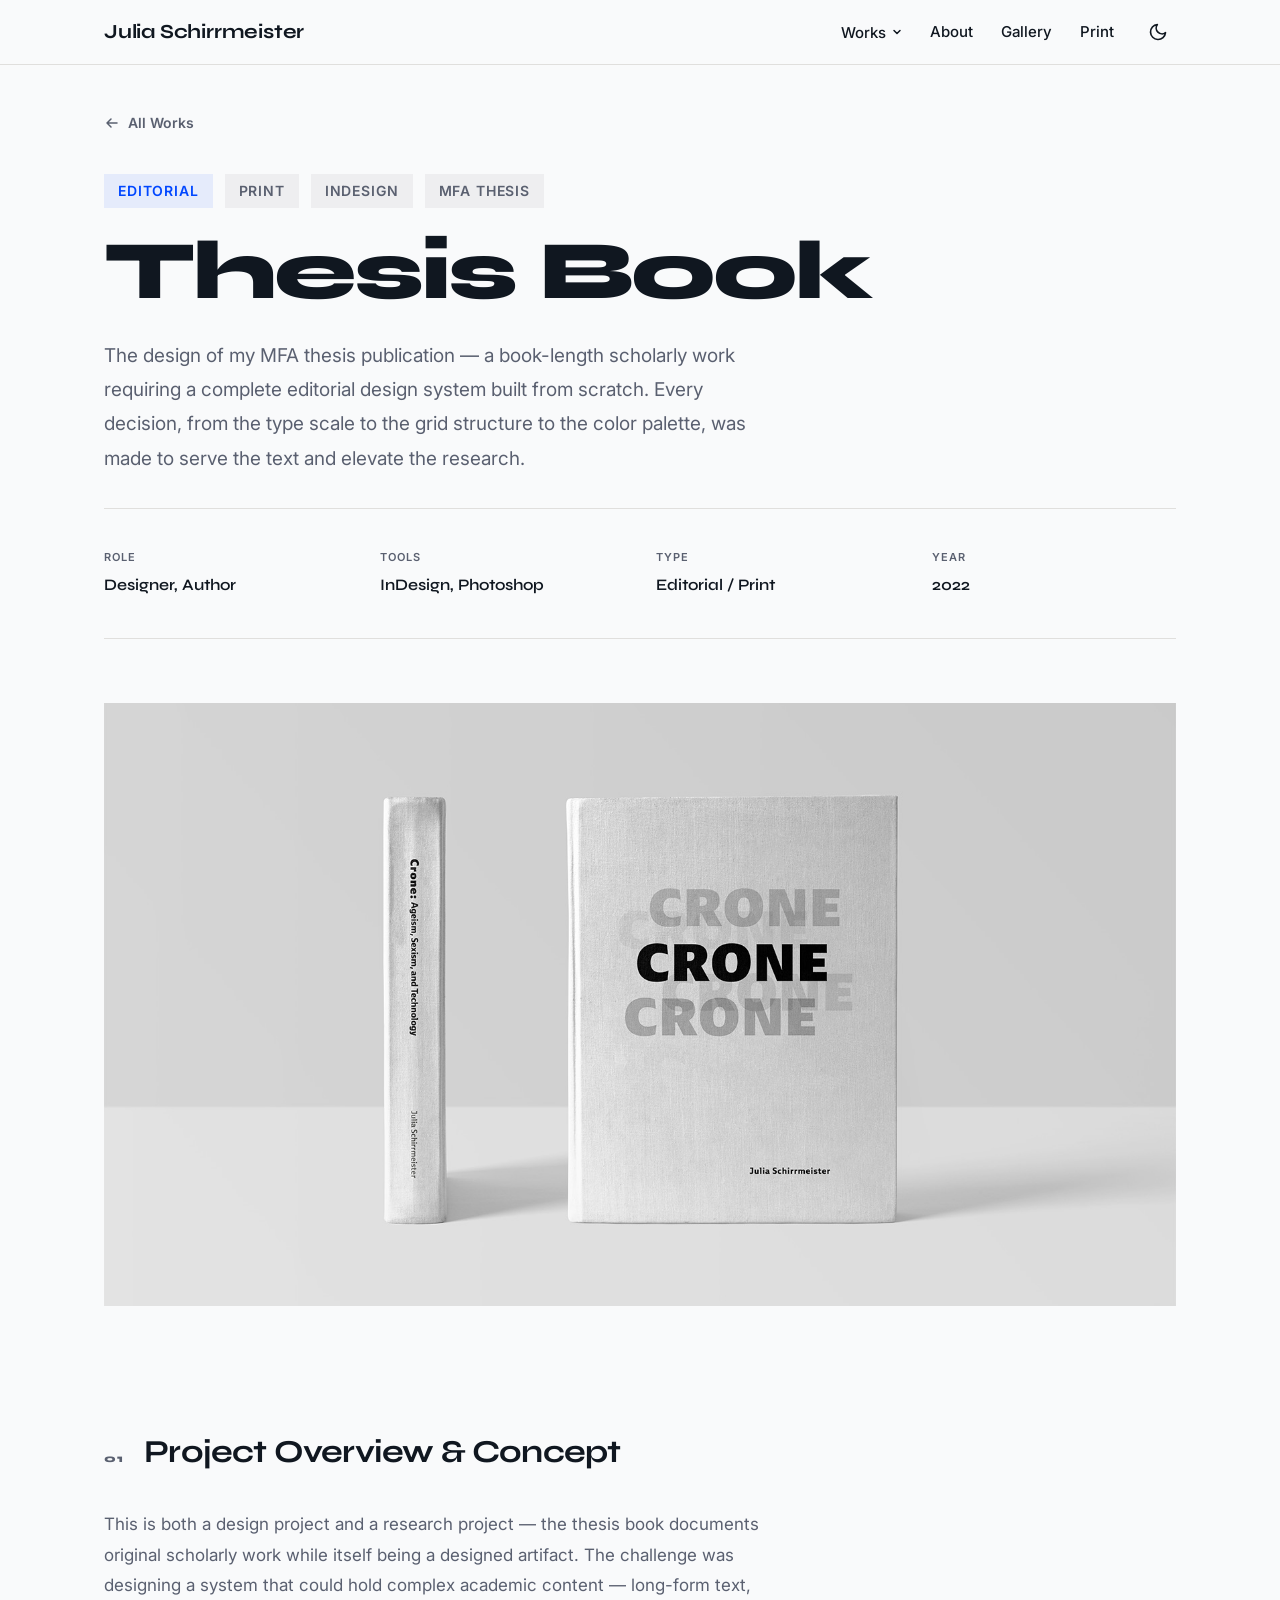
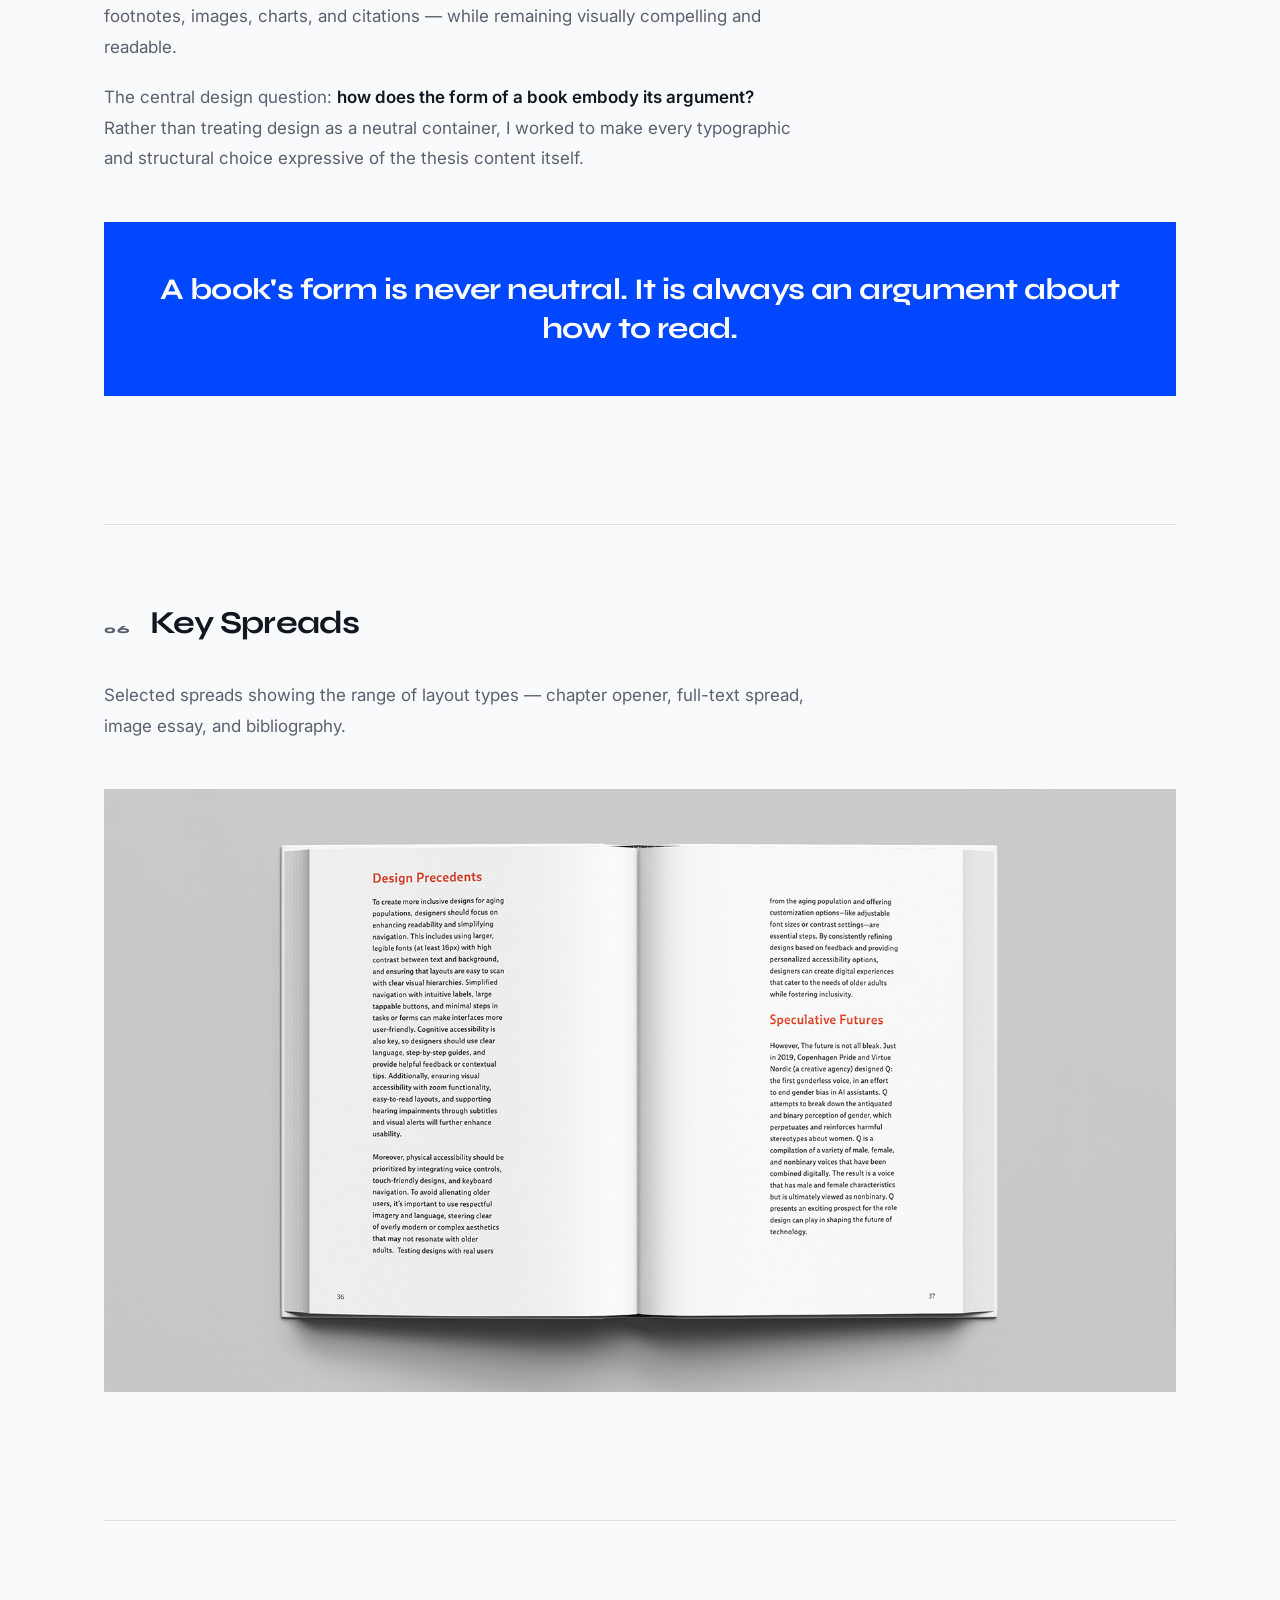
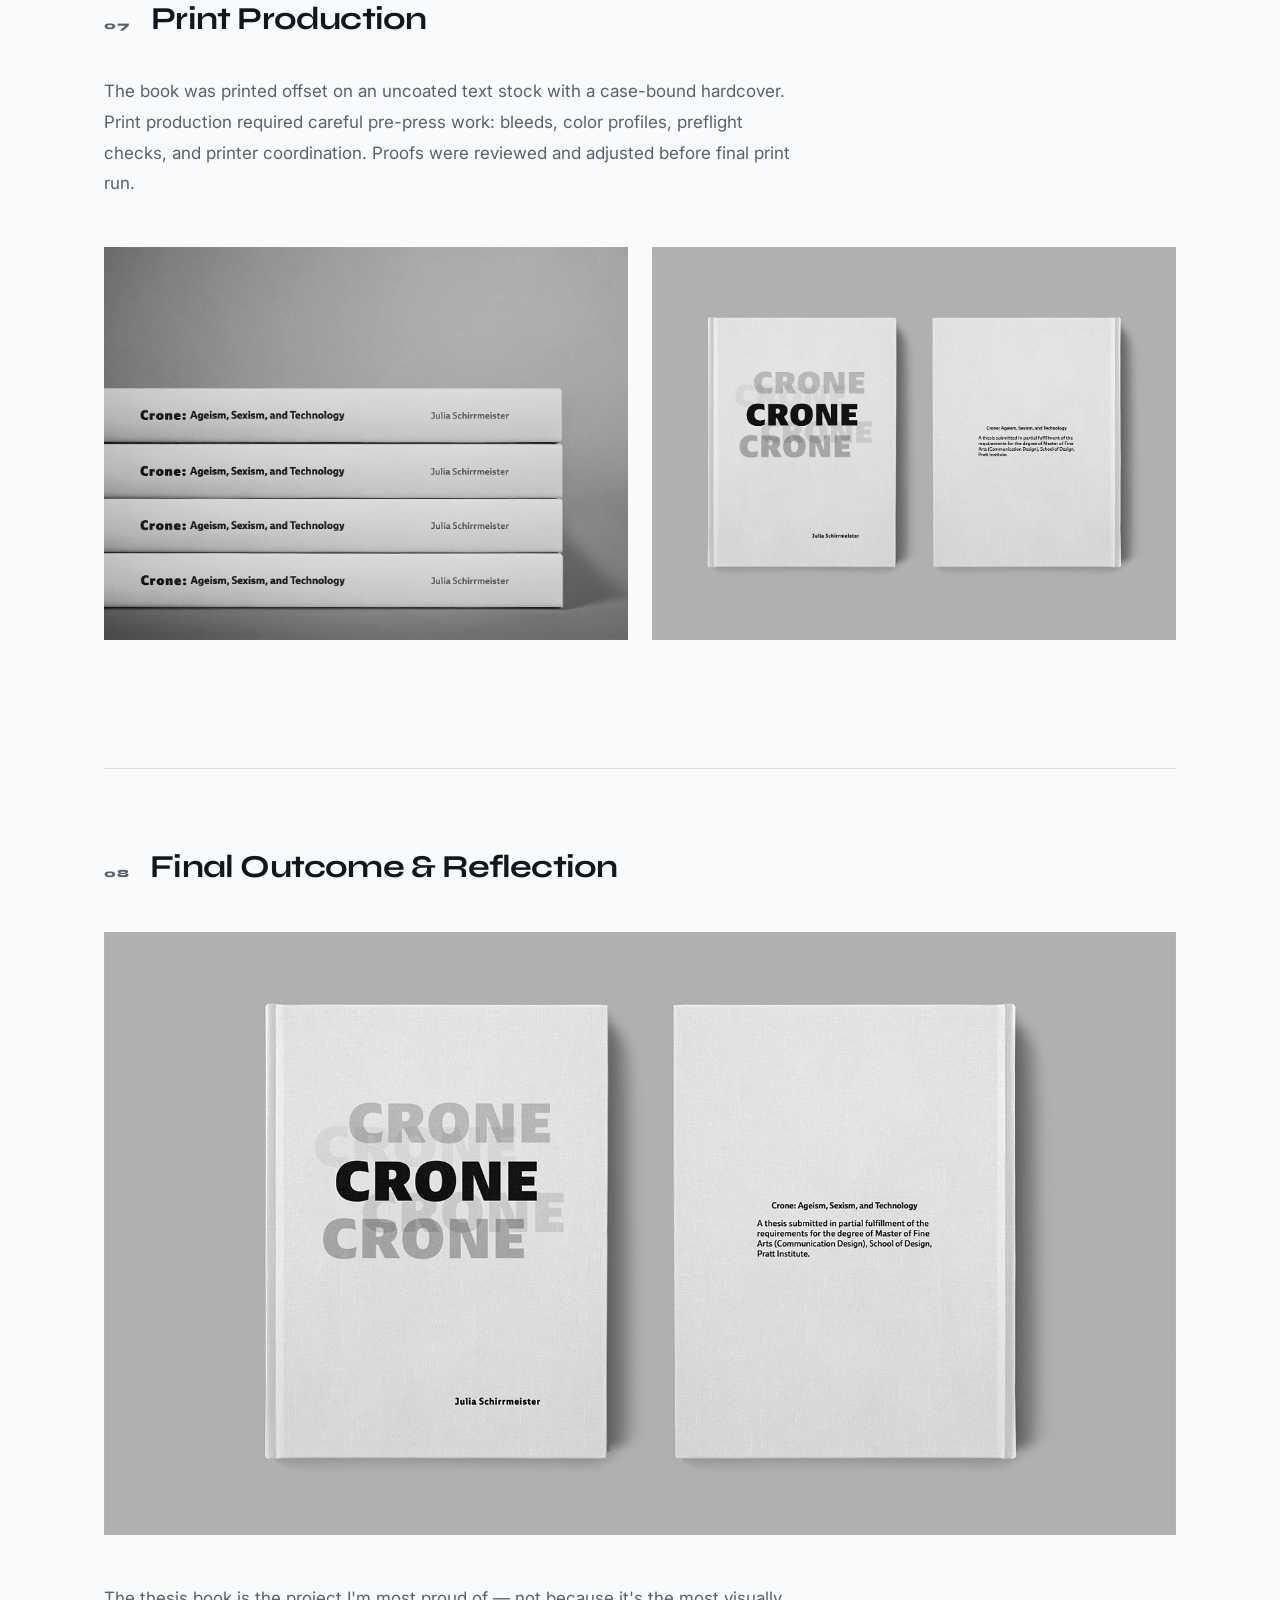
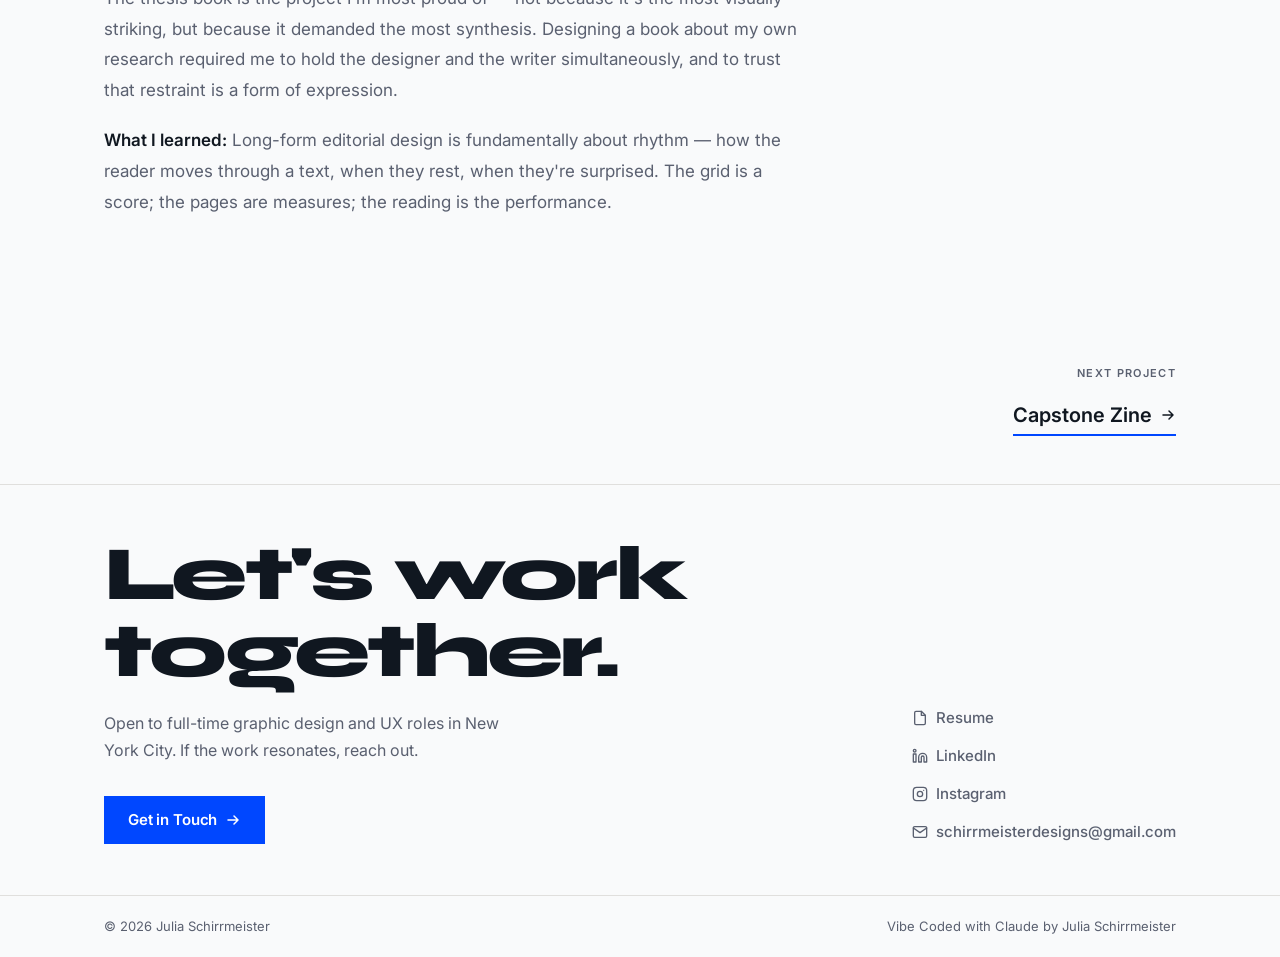
<file: projects/thesis-book.html>
<!DOCTYPE html>
<html lang="en" data-theme="">
<head>
  <meta charset="UTF-8">
  <meta name="viewport" content="width=device-width, initial-scale=1.0">
  <meta name="description" content="Thesis Book — editorial design project by Julia Schirrmeister. MFA thesis publication with full design system, typography, grid, and print production.">
  <title>Thesis Book — Julia Schirrmeister</title>
  <link rel="preconnect" href="https://fonts.googleapis.com">
  <link rel="preconnect" href="https://fonts.gstatic.com" crossorigin>
  <link href="https://fonts.googleapis.com/css2?family=Syne:wght@400;500;600;700;800&family=Inter:ital,wght@0,300;0,400;0,500;0,600;1,400;1,600&display=swap" rel="stylesheet">
  <link rel="stylesheet" href="../styles.css">
  <script>
    (function(){var t=localStorage.getItem('theme');var d=window.matchMedia('(prefers-color-scheme:dark)').matches;if(t==='dark'||(t===null&&d))document.documentElement.setAttribute('data-theme','dark');})();
  </script>
</head>
<body>
  <a href="#main-content" class="skip-link">Skip to main content</a>

  <header>
    <nav class="nav" aria-label="Main navigation">
      <div class="container nav-inner">
        <a href="../index.html" class="nav-brand">Julia Schirrmeister</a>
        <div class="nav-right">
          <ul class="nav-links" id="nav-links" role="list">
            <li class="nav-dropdown" role="none">
              <button class="nav-dropdown-trigger" aria-haspopup="listbox" aria-expanded="false" aria-controls="works-dropdown">
                Works
                <svg class="dropdown-chevron" viewBox="0 0 10 10" fill="none" aria-hidden="true"><path d="M2 3.5L5 6.5L8 3.5" stroke="currentColor" stroke-width="1.5" stroke-linecap="round" stroke-linejoin="round"/></svg>
              </button>
              <ul class="nav-dropdown-menu" id="works-dropdown" role="listbox" data-open="false">
                <li role="none"><a href="patient-portal.html" class="nav-dropdown-item" role="option"><span class="nav-dropdown-item-num">01</span>Healthcare UX/UI</a></li>
                <li role="none"><a href="sva-film-logo.html" class="nav-dropdown-item" role="option"><span class="nav-dropdown-item-num">02</span>Logo/Identity</a></li>
                <li role="none"><a href="thesis-book.html" class="nav-dropdown-item" role="option"><span class="nav-dropdown-item-num">03</span>Editorial Book</a></li>
                <li role="none"><a href="capstone-zine.html" class="nav-dropdown-item" role="option"><span class="nav-dropdown-item-num">04</span>Print/Editorial</a></li>
                <li role="none"><a href="poster-series.html" class="nav-dropdown-item" role="option"><span class="nav-dropdown-item-num">05</span>Branding</a></li>
              </ul>
            </li>
            <li role="none"><a href="../about.html" class="nav-link">About</a></li>
            <li role="none"><a href="../art.html" class="nav-link">Gallery</a></li>
            <li role="none"><a href="../print.html" class="nav-link">Print</a></li>
          </ul>
          <button class="theme-toggle" id="theme-toggle" aria-label="Switch to dark mode" title="Toggle dark mode">
            <svg class="icon-sun" width="20" height="20" viewBox="0 0 24 24" fill="none" aria-hidden="true"><circle cx="12" cy="12" r="5" stroke="currentColor" stroke-width="2"/><path d="M12 2v2M12 20v2M4.22 4.22l1.42 1.42M18.36 18.36l1.42 1.42M2 12h2M20 12h2M4.22 19.78l1.42-1.42M18.36 5.64l1.42-1.42" stroke="currentColor" stroke-width="2" stroke-linecap="round"/></svg>
            <svg class="icon-moon" width="20" height="20" viewBox="0 0 24 24" fill="none" aria-hidden="true"><path d="M21 12.79A9 9 0 1 1 11.21 3 7 7 0 0 0 21 12.79z" stroke="currentColor" stroke-width="2" stroke-linecap="round" stroke-linejoin="round"/></svg>
          </button>
          <button class="mobile-menu-toggle" id="mobile-menu-toggle" aria-label="Open navigation menu" aria-expanded="false" aria-controls="nav-links">
            <svg width="24" height="24" viewBox="0 0 24 24" fill="none" aria-hidden="true"><path d="M3 6h18M3 12h18M3 18h18" stroke="currentColor" stroke-width="2" stroke-linecap="round"/></svg>
          </button>
        </div>
      </div>
    </nav>
  </header>

  <main id="main-content" class="page-content">
    <div class="container">

      <section class="project-page-hero" aria-labelledby="project-title">
        <a href="../index.html#projects" class="back-nav">
          <svg width="16" height="16" viewBox="0 0 16 16" fill="none" aria-hidden="true"><path d="M13 8H3M7 4l-4 4 4 4" stroke="currentColor" stroke-width="1.5" stroke-linecap="round" stroke-linejoin="round"/></svg>
          All Works
        </a>
        <div class="project-page-eyebrow">
          <span class="tag tag--blue">Editorial</span>
          <span class="tag">Print</span>
          <span class="tag">InDesign</span>
          <span class="tag">MFA Thesis</span>
        </div>
        <h1 class="project-page-title" id="project-title">Thesis Book</h1>
        <p class="project-page-overview">
          The design of my MFA thesis publication — a book-length scholarly work requiring a complete editorial design system built from scratch. Every decision, from the type scale to the grid structure to the color palette, was made to serve the text and elevate the research.
        </p>
        <div class="project-details-bar" aria-label="Project details">
          <div class="detail-item"><label>Role</label><span>Designer, Author</span></div>
          <div class="detail-item"><label>Tools</label><span>InDesign, Photoshop</span></div>
          <div class="detail-item"><label>Type</label><span>Editorial / Print</span></div>
          <div class="detail-item"><label>Year</label><span>2022</span></div>
        </div>
      </section>

      <figure class="case-img-full" aria-label="Thesis book cover">
        <img src="../images/projects/thesis-book/Thesisbook_Mockup_Cover.jpg" alt="Thesis book cover mockup" style="width:100%; height:100%; object-fit:cover; display:block;">
      </figure>

      <!-- 01 OVERVIEW -->
      <section class="case-section" aria-labelledby="cs-01">
        <div class="case-section-label">
          <span class="case-section-num">01</span>
          <h2 class="case-section-title" id="cs-01">Project Overview &amp; Concept</h2>
        </div>
        <p class="case-text">
          This is both a design project and a research project — the thesis book documents original scholarly work while itself being a designed artifact. The challenge was designing a system that could hold complex academic content — long-form text, footnotes, images, charts, and citations — while remaining visually compelling and readable.
        </p>
        <p class="case-text">
          The central design question: <strong>how does the form of a book embody its argument?</strong> Rather than treating design as a neutral container, I worked to make every typographic and structural choice expressive of the thesis content itself.
        </p>
        <div class="highlight-block highlight-block--blue" style="text-align:center;">
          <p>A book's form is never neutral. It is always an argument about how to read.</p>
        </div>
      </section>

      <!-- 06 KEY SPREADS -->
      <section class="case-section" aria-labelledby="cs-06">
        <div class="case-section-label">
          <span class="case-section-num">06</span>
          <h2 class="case-section-title" id="cs-06">Key Spreads</h2>
        </div>
        <p class="case-text">
          Selected spreads showing the range of layout types — chapter opener, full-text spread, image essay, and bibliography.
        </p>
        <figure class="case-img-full" aria-label="Thesis book spread mockup">
          <img src="../images/projects/thesis-book/ThesisBook_Mockup_Spread.jpg" alt="Thesis book spread mockup" style="width:100%; height:100%; object-fit:cover; display:block;">
        </figure>
      </section>

      <!-- 07 PRINT PRODUCTION -->
      <section class="case-section" aria-labelledby="cs-07">
        <div class="case-section-label">
          <span class="case-section-num">07</span>
          <h2 class="case-section-title" id="cs-07">Print Production</h2>
        </div>
        <p class="case-text">
          The book was printed offset on an uncoated text stock with a case-bound hardcover. Print production required careful pre-press work: bleeds, color profiles, preflight checks, and printer coordination. Proofs were reviewed and adjusted before final print run.
        </p>
        <div class="case-img-half">
          <figure aria-label="Thesis book spines mockup">
            <img src="../images/projects/thesis-book/ThesisBook_Mockup_Spines.jpg" alt="Thesis book spines mockup" style="width:100%; height:100%; object-fit:cover; display:block;">
          </figure>
          <figure aria-label="Thesis book covers mockup">
            <img src="../images/projects/thesis-book/ThesisBook_Mockup_Covers2.jpg" alt="Thesis book covers mockup" style="width:100%; height:100%; object-fit:cover; display:block;">
          </figure>
        </div>
      </section>

      <!-- 08 REFLECTION -->
      <section class="case-section" aria-labelledby="cs-08">
        <div class="case-section-label">
          <span class="case-section-num">08</span>
          <h2 class="case-section-title" id="cs-08">Final Outcome &amp; Reflection</h2>
        </div>
        <figure class="case-img-full" aria-label="Final thesis book photographs">
          <img src="../images/projects/thesis-book/ThesisBook_Mockup_Covers2.jpg" alt="Thesis book final photography" style="width:100%; height:100%; object-fit:cover; display:block;">
        </figure>
        <p class="case-text">
          The thesis book is the project I'm most proud of — not because it's the most visually striking, but because it demanded the most synthesis. Designing a book about my own research required me to hold the designer and the writer simultaneously, and to trust that restraint is a form of expression.
        </p>
        <p class="case-text">
          <strong>What I learned:</strong> Long-form editorial design is fundamentally about rhythm — how the reader moves through a text, when they rest, when they're surprised. The grid is a score; the pages are measures; the reading is the performance.
        </p>
      </section>

      <nav class="case-section" style="padding-top:3rem; padding-bottom:3rem; text-align:right;" aria-label="Next project">
        <p class="eyebrow mb-2">Next Project</p>
        <a href="capstone-zine.html" class="project-link" style="font-size:1.25rem;">
          Capstone Zine
          <svg width="16" height="16" viewBox="0 0 16 16" fill="none" aria-hidden="true"><path d="M3 8h10M9 4l4 4-4 4" stroke="currentColor" stroke-width="1.5" stroke-linecap="round" stroke-linejoin="round"/></svg>
        </a>
      </nav>

    </div>
  </main>

  <footer class="footer" aria-label="Site footer">
    <div class="container">
      <div class="footer-cta">
        <div>
          <h2 class="footer-headline">Let's work<br>together.</h2>
          <p class="footer-sub">Open to full-time graphic design and UX roles in New York City. If the work resonates, reach out.</p>
          <a href="mailto:schirrmeisterdesigns@gmail.com" class="btn btn-primary">Get in Touch <svg width="16" height="16" viewBox="0 0 16 16" fill="none" aria-hidden="true"><path d="M3 8h10M9 4l4 4-4 4" stroke="currentColor" stroke-width="1.5" stroke-linecap="round" stroke-linejoin="round"/></svg></a>
        </div>
        <nav class="footer-contact" aria-label="Contact and social links">
          <a href="../Julia_Schirrmeister_Resume_2026.pdf" class="contact-link" target="_blank" rel="noopener noreferrer" aria-label="View resume (opens in new tab)"><svg width="16" height="16" viewBox="0 0 24 24" fill="none" aria-hidden="true"><path d="M14 2H6a2 2 0 0 0-2 2v16a2 2 0 0 0 2 2h12a2 2 0 0 0 2-2V8z" stroke="currentColor" stroke-width="2" stroke-linecap="round" stroke-linejoin="round"/><polyline points="14 2 14 8 20 8" stroke="currentColor" stroke-width="2" stroke-linecap="round" stroke-linejoin="round"/></svg>Resume</a>
          <a href="https://linkedin.com/in/julia-schirrmeister-4711a9a7" class="contact-link" target="_blank" rel="noopener noreferrer" aria-label="LinkedIn (opens in new tab)"><svg width="16" height="16" viewBox="0 0 24 24" fill="none" aria-hidden="true"><path d="M16 8a6 6 0 0 1 6 6v7h-4v-7a2 2 0 0 0-2-2 2 2 0 0 0-2 2v7h-4v-7a6 6 0 0 1 6-6zM2 9h4v12H2z" stroke="currentColor" stroke-width="2" stroke-linecap="round" stroke-linejoin="round"/><circle cx="4" cy="4" r="2" stroke="currentColor" stroke-width="2"/></svg>LinkedIn</a>
          <a href="https://instagram.com/schirrmeisterdesigns" class="contact-link" target="_blank" rel="noopener noreferrer" aria-label="Instagram (opens in new tab)"><svg width="16" height="16" viewBox="0 0 24 24" fill="none" aria-hidden="true"><rect x="2" y="2" width="20" height="20" rx="5" stroke="currentColor" stroke-width="2"/><circle cx="12" cy="12" r="4" stroke="currentColor" stroke-width="2"/><circle cx="17.5" cy="6.5" r="1" fill="currentColor"/></svg>Instagram</a>
          <a href="mailto:schirrmeisterdesigns@gmail.com" class="contact-link"><svg width="16" height="16" viewBox="0 0 24 24" fill="none" aria-hidden="true"><rect x="2" y="4" width="20" height="16" rx="2" stroke="currentColor" stroke-width="2"/><polyline points="22,6 12,13 2,6" stroke="currentColor" stroke-width="2" stroke-linecap="round" stroke-linejoin="round"/></svg>schirrmeisterdesigns@gmail.com</a>
        </nav>
      </div>
    </div>
    <div class="footer-bottom"><div class="container footer-bottom-inner"><span>© 2026 Julia Schirrmeister</span><span>Vibe Coded with Claude by Julia Schirrmeister</span></div></div>
  </footer>

  <script src="../script.js"></script>
</body>
</html>
</file>
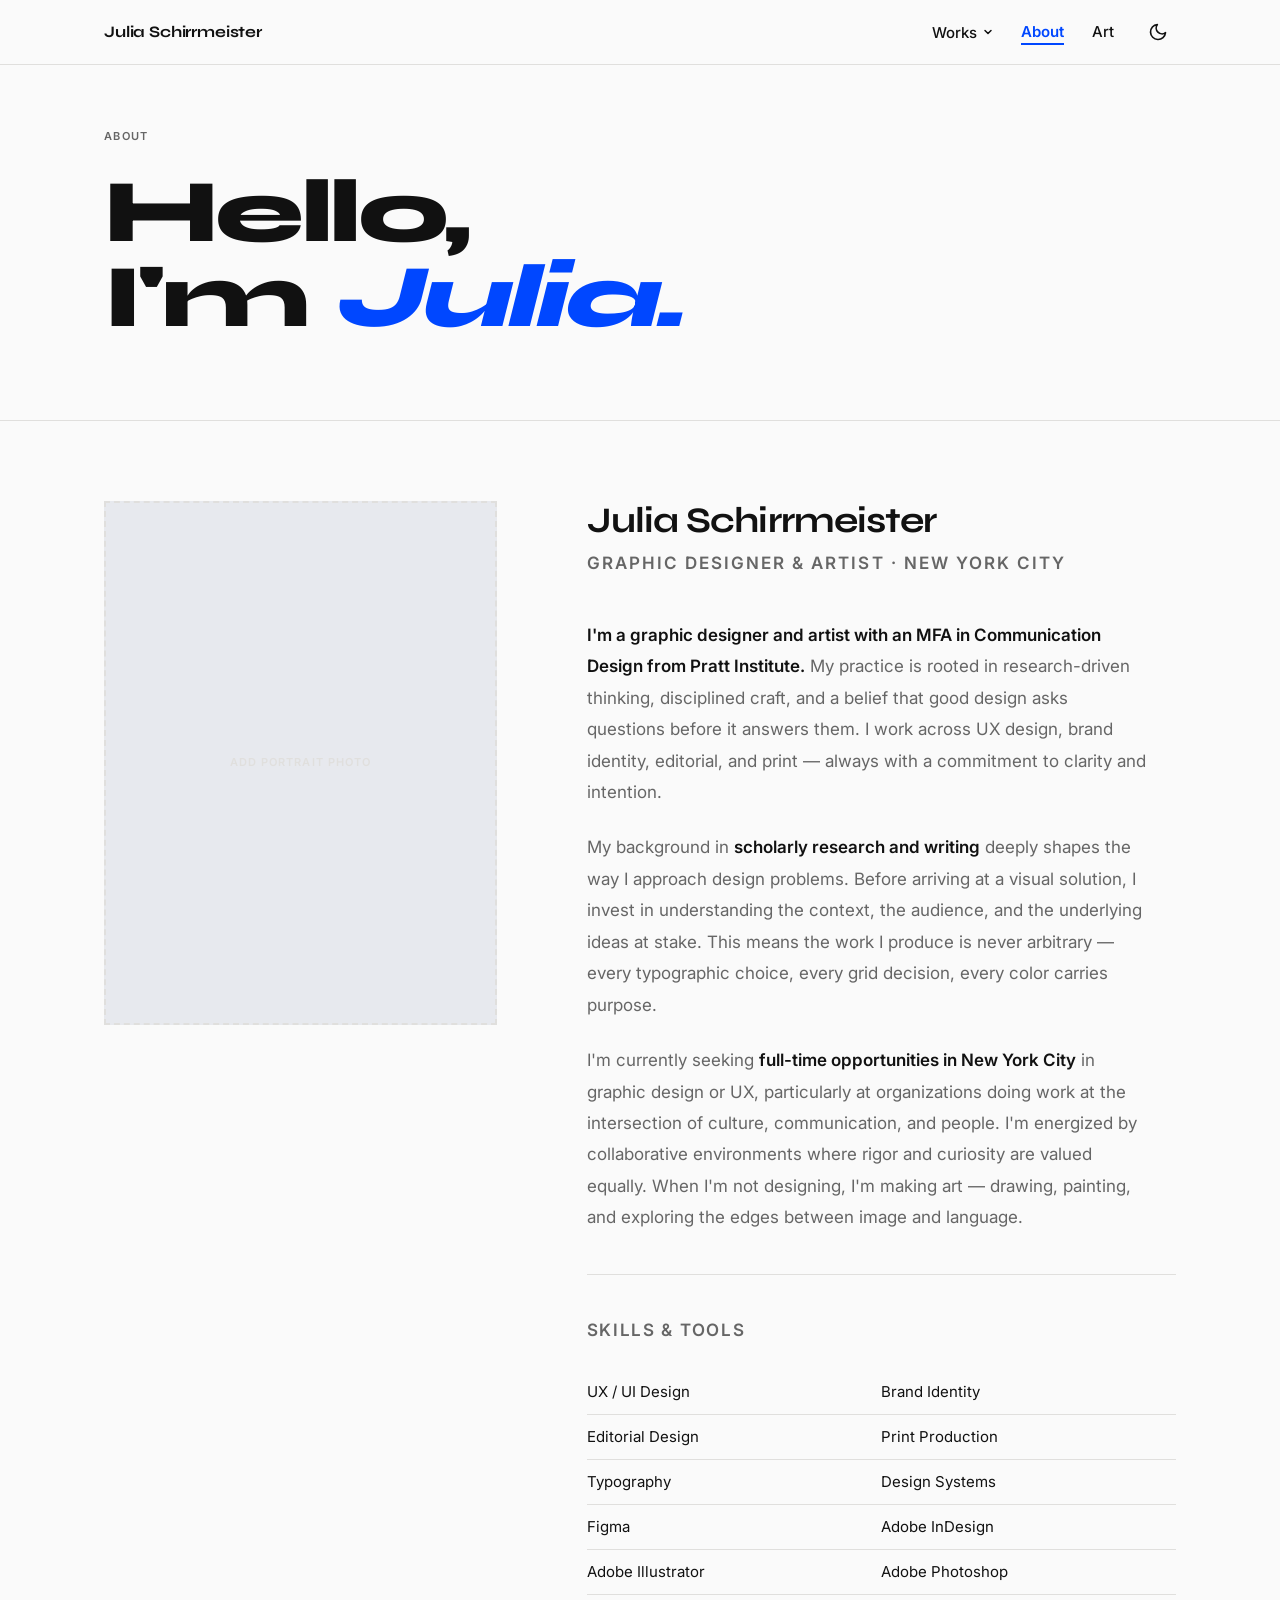
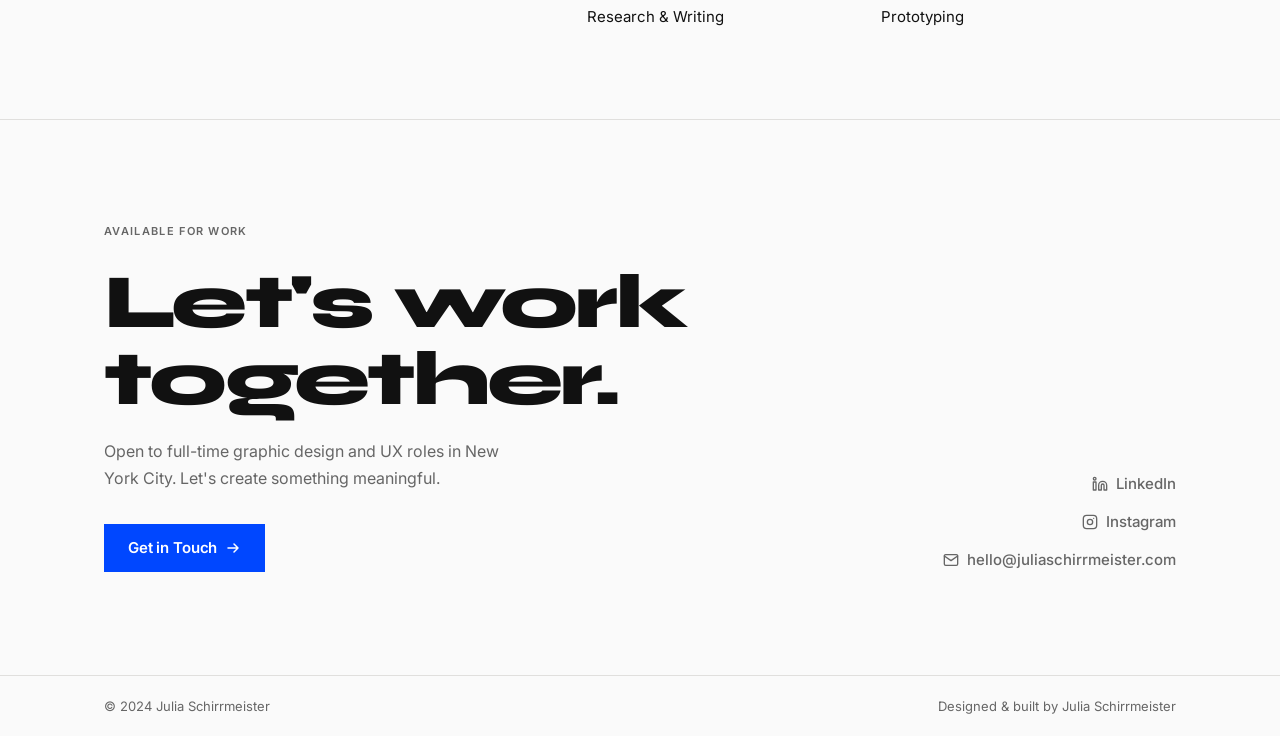
<file: .claude/worktrees/inspiring-brattain/about.html>
<!DOCTYPE html>
<html lang="en" data-theme="">
<head>
  <meta charset="UTF-8">
  <meta name="viewport" content="width=device-width, initial-scale=1.0">
  <meta name="description" content="About Julia Schirrmeister — graphic designer and artist with an MFA in Communication Design from Pratt Institute, based in New York City.">
  <title>About — Julia Schirrmeister</title>
  <link rel="preconnect" href="https://fonts.googleapis.com">
  <link rel="preconnect" href="https://fonts.gstatic.com" crossorigin>
  <link href="https://fonts.googleapis.com/css2?family=Syne:wght@400;500;600;700;800&family=Inter:ital,wght@0,300;0,400;0,500;0,600;1,400;1,600&display=swap" rel="stylesheet">
  <link rel="stylesheet" href="styles.css">
  <script>
    (function(){var t=localStorage.getItem('theme');var d=window.matchMedia('(prefers-color-scheme:dark)').matches;if(t==='dark'||(t===null&&d))document.documentElement.setAttribute('data-theme','dark');})();
  </script>
</head>
<body>
  <a href="#main-content" class="skip-link">Skip to main content</a>

  <!-- ===================== NAVIGATION ===================== -->
  <header>
    <nav class="nav" aria-label="Main navigation">
      <div class="container nav-inner">
        <a href="index.html" class="nav-brand" aria-label="Julia Schirrmeister — Home">
          Julia Schirrmeister
        </a>
        <div class="nav-right">
          <ul class="nav-links" id="nav-links" role="list">
            <li class="nav-dropdown" role="none">
              <button class="nav-dropdown-trigger" aria-haspopup="listbox" aria-expanded="false" aria-controls="works-dropdown">
                Works
                <svg class="dropdown-chevron" viewBox="0 0 10 10" fill="none" aria-hidden="true">
                  <path d="M2 3.5L5 6.5L8 3.5" stroke="currentColor" stroke-width="1.5" stroke-linecap="round" stroke-linejoin="round"/>
                </svg>
              </button>
              <ul class="nav-dropdown-menu" id="works-dropdown" role="listbox" data-open="false">
                <li role="none"><a href="projects/patient-portal.html" class="nav-dropdown-item" role="option"><span class="nav-dropdown-item-num">01</span>Patient Portal</a></li>
                <li role="none"><a href="projects/sva-film-logo.html" class="nav-dropdown-item" role="option"><span class="nav-dropdown-item-num">02</span>SVA Film Logo</a></li>
                <li role="none"><a href="projects/thesis-book.html" class="nav-dropdown-item" role="option"><span class="nav-dropdown-item-num">03</span>Thesis Book</a></li>
                <li role="none"><a href="projects/capstone-zine.html" class="nav-dropdown-item" role="option"><span class="nav-dropdown-item-num">04</span>Capstone Zine</a></li>
                <li role="none"><a href="projects/poster-series.html" class="nav-dropdown-item" role="option"><span class="nav-dropdown-item-num">05</span>Poster Series</a></li>
              </ul>
            </li>
            <li role="none"><a href="about.html" class="nav-link active" aria-current="page">About</a></li>
            <li role="none"><a href="art.html" class="nav-link">Art</a></li>
          </ul>
          <button class="theme-toggle" id="theme-toggle" aria-label="Switch to dark mode" title="Toggle dark mode">
            <svg class="icon-sun" width="20" height="20" viewBox="0 0 24 24" fill="none" aria-hidden="true"><circle cx="12" cy="12" r="5" stroke="currentColor" stroke-width="2"/><path d="M12 2v2M12 20v2M4.22 4.22l1.42 1.42M18.36 18.36l1.42 1.42M2 12h2M20 12h2M4.22 19.78l1.42-1.42M18.36 5.64l1.42-1.42" stroke="currentColor" stroke-width="2" stroke-linecap="round"/></svg>
            <svg class="icon-moon" width="20" height="20" viewBox="0 0 24 24" fill="none" aria-hidden="true"><path d="M21 12.79A9 9 0 1 1 11.21 3 7 7 0 0 0 21 12.79z" stroke="currentColor" stroke-width="2" stroke-linecap="round" stroke-linejoin="round"/></svg>
          </button>
          <button class="mobile-menu-toggle" id="mobile-menu-toggle" aria-label="Open navigation menu" aria-expanded="false" aria-controls="nav-links">
            <svg width="24" height="24" viewBox="0 0 24 24" fill="none" aria-hidden="true"><path d="M3 6h18M3 12h18M3 18h18" stroke="currentColor" stroke-width="2" stroke-linecap="round"/></svg>
          </button>
        </div>
      </div>
    </nav>
  </header>

  <!-- ===================== MAIN ===================== -->
  <main id="main-content" class="page-content">

    <!-- ABOUT HERO -->
    <section class="about-hero" aria-labelledby="about-heading">
      <div class="container">
        <p class="eyebrow about-hero-eyebrow">About</p>
        <h1 class="about-hero-title" id="about-heading">
          Hello,<br>I'm <em>Julia.</em>
        </h1>
      </div>
    </section>

    <!-- ABOUT GRID: image + bio -->
    <section aria-labelledby="about-bio-heading">
      <div class="container">
        <div class="about-grid">

          <!-- Left: Portrait image -->
          <div class="about-img-wrap">
            <figure class="about-img" aria-label="Portrait of Julia Schirrmeister">
              <!-- Replace with: <img src="images/julia-portrait.jpg" alt="Julia Schirrmeister, graphic designer and artist"> -->
              <div class="img-placeholder" style="background: rgba(0,71,255,0.04); height:100%;">
                Add Portrait Photo
              </div>
            </figure>
          </div>

          <!-- Right: Bio -->
          <div class="about-content">
            <h2 id="about-bio-heading">Julia Schirrmeister</h2>
            <p class="eyebrow">Graphic Designer &amp; Artist · New York City</p>

            <p>
              <strong>I'm a graphic designer and artist with an MFA in Communication Design from Pratt Institute.</strong> My practice is rooted in research-driven thinking, disciplined craft, and a belief that good design asks questions before it answers them. I work across UX design, brand identity, editorial, and print — always with a commitment to clarity and intention.
            </p>
            <p>
              My background in <strong>scholarly research and writing</strong> deeply shapes the way I approach design problems. Before arriving at a visual solution, I invest in understanding the context, the audience, and the underlying ideas at stake. This means the work I produce is never arbitrary — every typographic choice, every grid decision, every color carries purpose.
            </p>
            <p>
              I'm currently seeking <strong>full-time opportunities in New York City</strong> in graphic design or UX, particularly at organizations doing work at the intersection of culture, communication, and people. I'm energized by collaborative environments where rigor and curiosity are valued equally. When I'm not designing, I'm making art — drawing, painting, and exploring the edges between image and language.
            </p>

            <hr class="about-divider" aria-hidden="true">

            <p class="skills-label">Skills &amp; Tools</p>
            <ul class="skills-grid" aria-label="Skills and tools">
              <li class="skill-item">UX / UI Design</li>
              <li class="skill-item">Brand Identity</li>
              <li class="skill-item">Editorial Design</li>
              <li class="skill-item">Print Production</li>
              <li class="skill-item">Typography</li>
              <li class="skill-item">Design Systems</li>
              <li class="skill-item">Figma</li>
              <li class="skill-item">Adobe InDesign</li>
              <li class="skill-item">Adobe Illustrator</li>
              <li class="skill-item">Adobe Photoshop</li>
              <li class="skill-item">Research &amp; Writing</li>
              <li class="skill-item">Prototyping</li>
            </ul>
          </div>

        </div>
      </div>
    </section>

  </main>

  <!-- ===================== FOOTER ===================== -->
  <footer class="footer" aria-label="Site footer">
    <div class="container">
      <div class="footer-cta">
        <div>
          <p class="eyebrow mb-3">Available for Work</p>
          <h2 class="footer-headline">Let's work<br>together.</h2>
          <p class="footer-sub">Open to full-time graphic design and UX roles in New York City. Let's create something meaningful.</p>
          <a href="mailto:hello@juliaschirrmeister.com" class="btn btn-primary">
            Get in Touch
            <svg width="16" height="16" viewBox="0 0 16 16" fill="none" aria-hidden="true"><path d="M3 8h10M9 4l4 4-4 4" stroke="currentColor" stroke-width="1.5" stroke-linecap="round" stroke-linejoin="round"/></svg>
          </a>
        </div>
        <nav class="footer-contact" aria-label="Contact and social links">
          <a href="https://linkedin.com/in/julia-schirrmeister" class="contact-link" target="_blank" rel="noopener noreferrer" aria-label="LinkedIn profile (opens in new tab)">
            <svg width="16" height="16" viewBox="0 0 24 24" fill="none" aria-hidden="true"><path d="M16 8a6 6 0 0 1 6 6v7h-4v-7a2 2 0 0 0-2-2 2 2 0 0 0-2 2v7h-4v-7a6 6 0 0 1 6-6zM2 9h4v12H2z" stroke="currentColor" stroke-width="2" stroke-linecap="round" stroke-linejoin="round"/><circle cx="4" cy="4" r="2" stroke="currentColor" stroke-width="2"/></svg>
            LinkedIn
          </a>
          <a href="https://instagram.com/juliaschirrmeister" class="contact-link" target="_blank" rel="noopener noreferrer" aria-label="Instagram profile (opens in new tab)">
            <svg width="16" height="16" viewBox="0 0 24 24" fill="none" aria-hidden="true"><rect x="2" y="2" width="20" height="20" rx="5" stroke="currentColor" stroke-width="2"/><circle cx="12" cy="12" r="4" stroke="currentColor" stroke-width="2"/><circle cx="17.5" cy="6.5" r="1" fill="currentColor"/></svg>
            Instagram
          </a>
          <a href="mailto:hello@juliaschirrmeister.com" class="contact-link" aria-label="Send an email">
            <svg width="16" height="16" viewBox="0 0 24 24" fill="none" aria-hidden="true"><rect x="2" y="4" width="20" height="16" rx="2" stroke="currentColor" stroke-width="2"/><polyline points="22,6 12,13 2,6" stroke="currentColor" stroke-width="2" stroke-linecap="round" stroke-linejoin="round"/></svg>
            hello@juliaschirrmeister.com
          </a>
        </nav>
      </div>
    </div>
    <div class="footer-bottom">
      <div class="container footer-bottom-inner">
        <span>© 2024 Julia Schirrmeister</span>
        <span>Designed &amp; built by Julia Schirrmeister</span>
      </div>
    </div>
  </footer>

  <script src="script.js"></script>
</body>
</html>
</file>
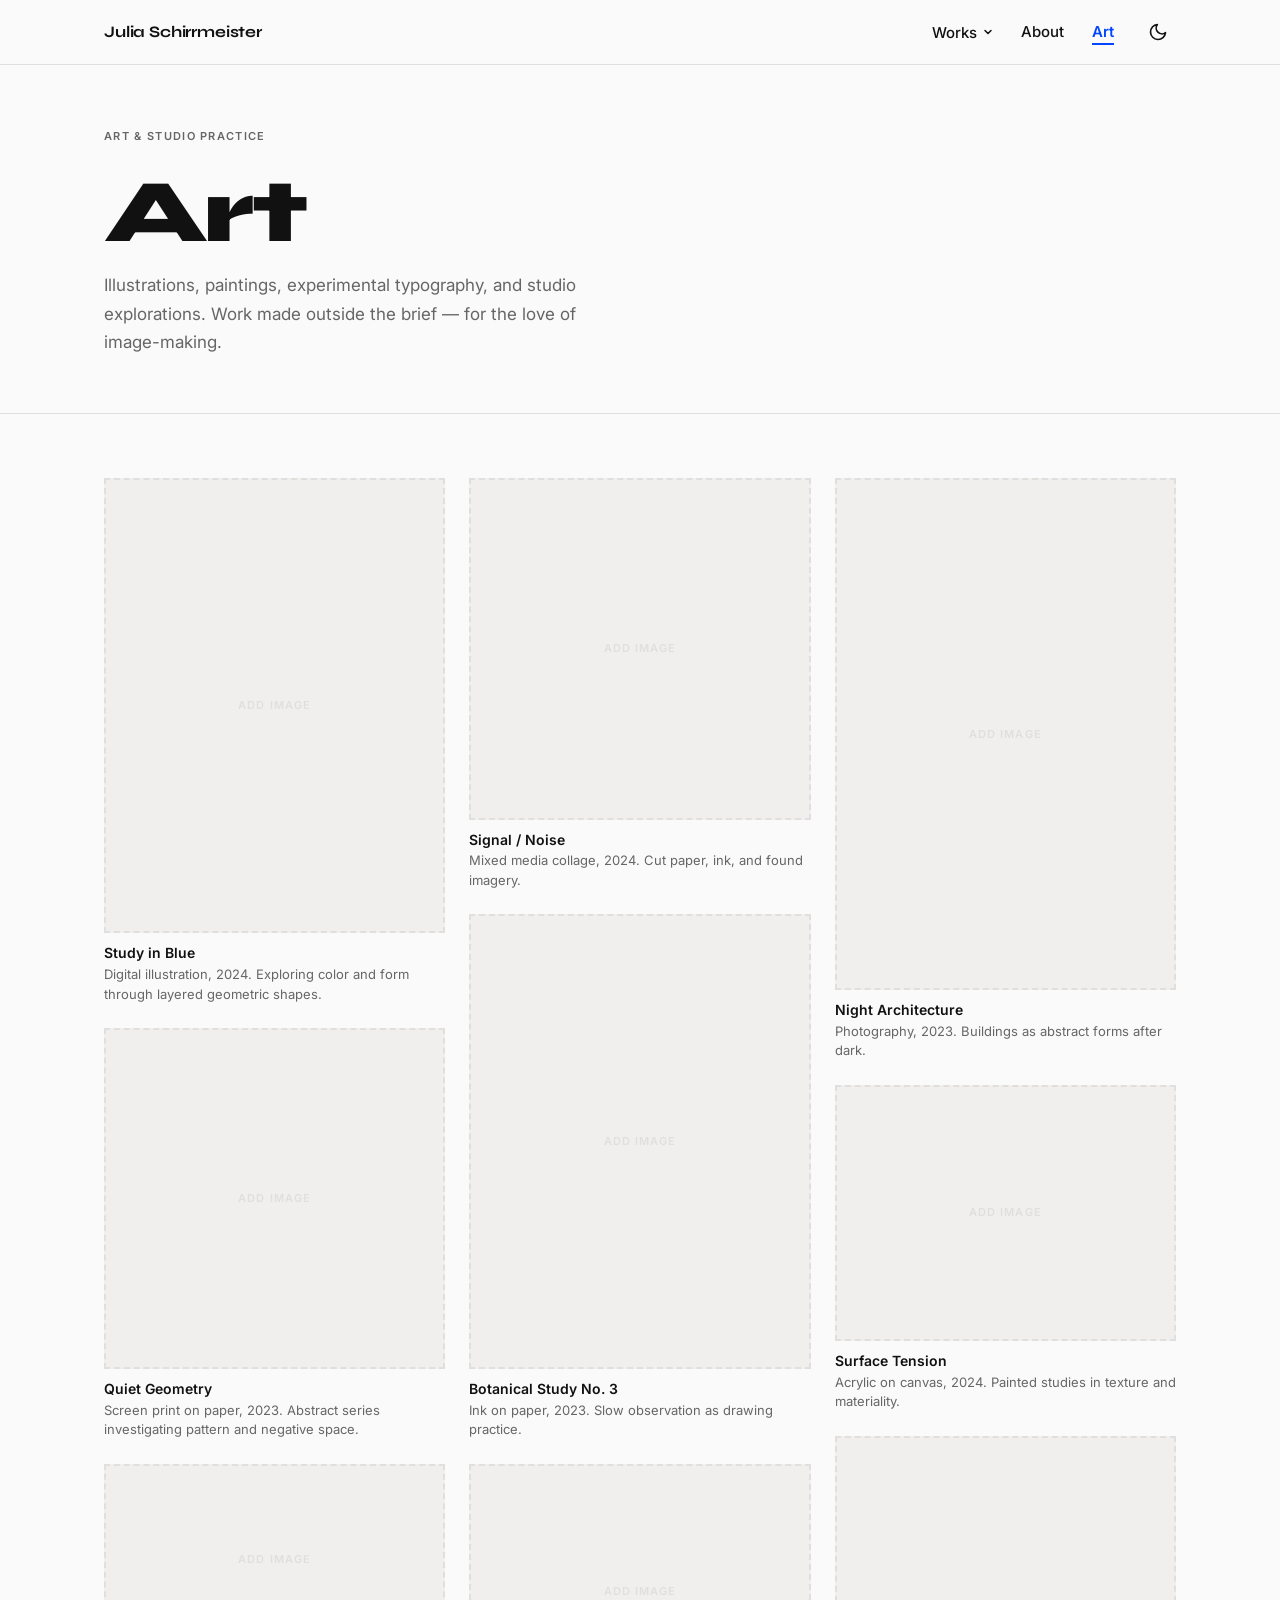
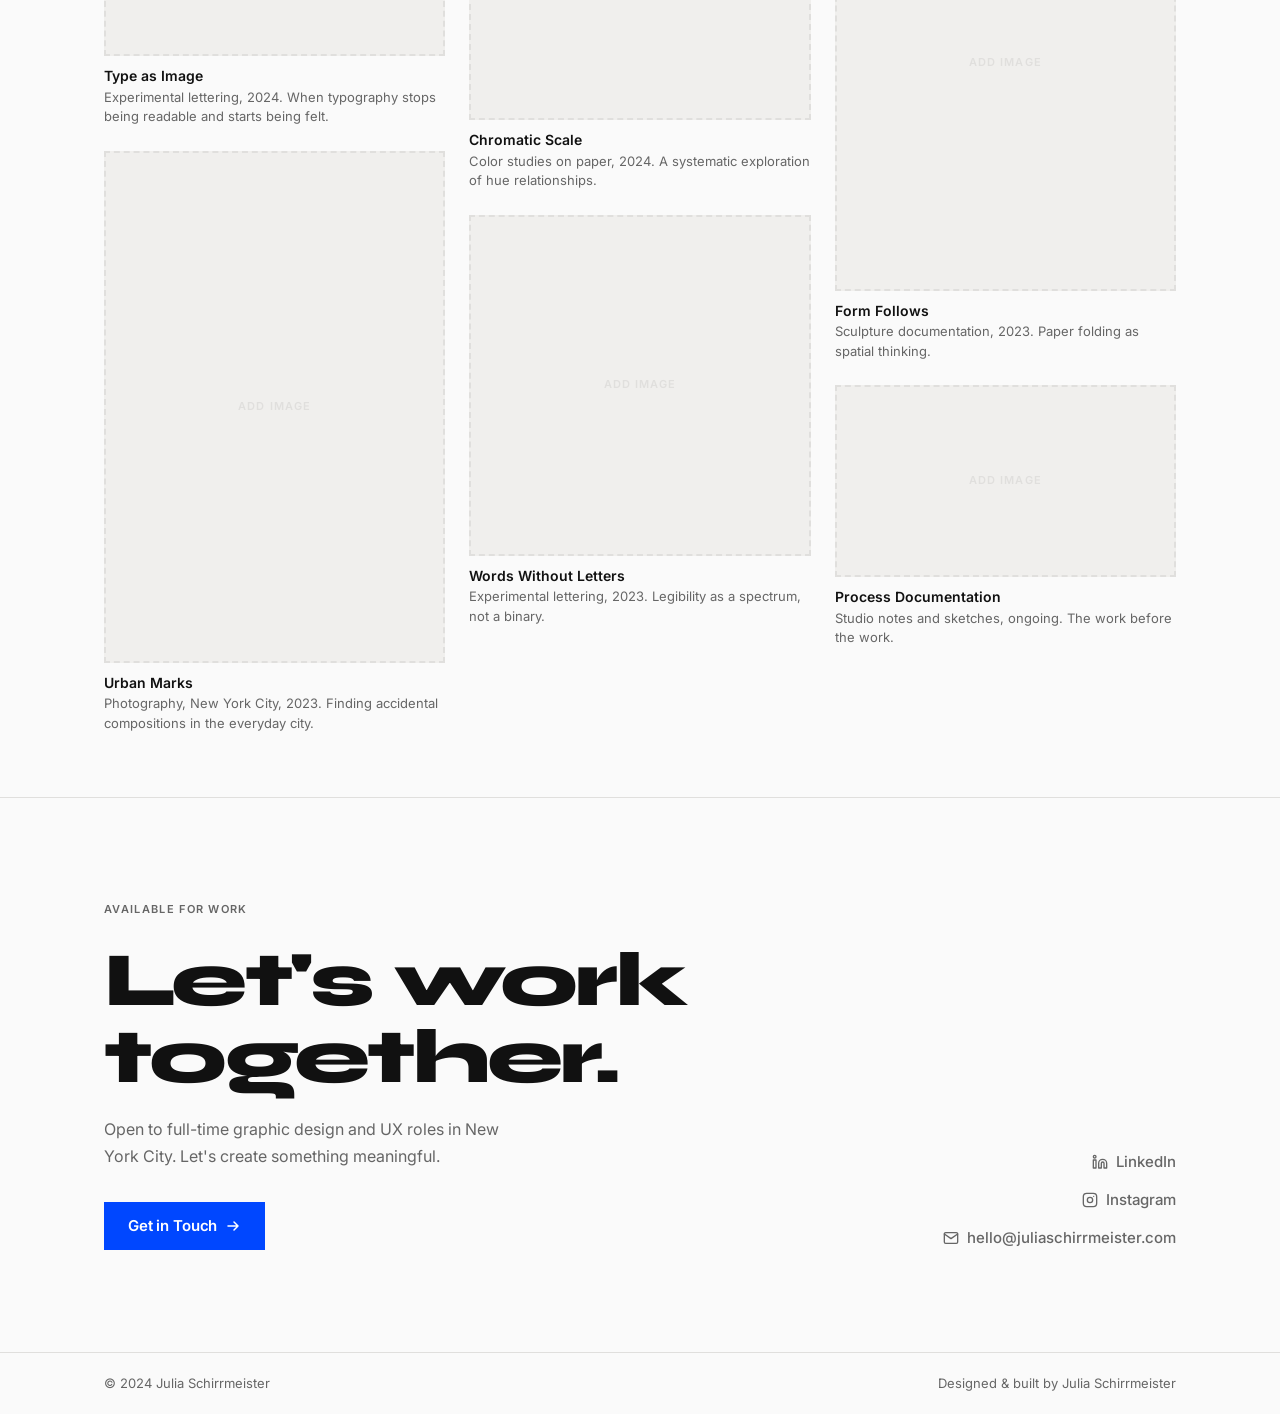
<file: .claude/worktrees/inspiring-brattain/art.html>
<!DOCTYPE html>
<html lang="en" data-theme="">
<head>
  <meta charset="UTF-8">
  <meta name="viewport" content="width=device-width, initial-scale=1.0">
  <meta name="description" content="Art by Julia Schirrmeister — illustrations, paintings, experimental typography, and studio practice.">
  <title>Art — Julia Schirrmeister</title>
  <link rel="preconnect" href="https://fonts.googleapis.com">
  <link rel="preconnect" href="https://fonts.gstatic.com" crossorigin>
  <link href="https://fonts.googleapis.com/css2?family=Syne:wght@400;500;600;700;800&family=Inter:ital,wght@0,300;0,400;0,500;0,600;1,400;1,600&display=swap" rel="stylesheet">
  <link rel="stylesheet" href="styles.css">
  <script>
    (function(){var t=localStorage.getItem('theme');var d=window.matchMedia('(prefers-color-scheme:dark)').matches;if(t==='dark'||(t===null&&d))document.documentElement.setAttribute('data-theme','dark');})();
  </script>
</head>
<body>
  <a href="#main-content" class="skip-link">Skip to main content</a>

  <!-- ===================== NAVIGATION ===================== -->
  <header>
    <nav class="nav" aria-label="Main navigation">
      <div class="container nav-inner">
        <a href="index.html" class="nav-brand" aria-label="Julia Schirrmeister — Home">Julia Schirrmeister</a>
        <div class="nav-right">
          <ul class="nav-links" id="nav-links" role="list">
            <li class="nav-dropdown" role="none">
              <button class="nav-dropdown-trigger" aria-haspopup="listbox" aria-expanded="false" aria-controls="works-dropdown">
                Works
                <svg class="dropdown-chevron" viewBox="0 0 10 10" fill="none" aria-hidden="true"><path d="M2 3.5L5 6.5L8 3.5" stroke="currentColor" stroke-width="1.5" stroke-linecap="round" stroke-linejoin="round"/></svg>
              </button>
              <ul class="nav-dropdown-menu" id="works-dropdown" role="listbox" data-open="false">
                <li role="none"><a href="projects/patient-portal.html" class="nav-dropdown-item" role="option"><span class="nav-dropdown-item-num">01</span>Patient Portal</a></li>
                <li role="none"><a href="projects/sva-film-logo.html" class="nav-dropdown-item" role="option"><span class="nav-dropdown-item-num">02</span>SVA Film Logo</a></li>
                <li role="none"><a href="projects/thesis-book.html" class="nav-dropdown-item" role="option"><span class="nav-dropdown-item-num">03</span>Thesis Book</a></li>
                <li role="none"><a href="projects/capstone-zine.html" class="nav-dropdown-item" role="option"><span class="nav-dropdown-item-num">04</span>Capstone Zine</a></li>
                <li role="none"><a href="projects/poster-series.html" class="nav-dropdown-item" role="option"><span class="nav-dropdown-item-num">05</span>Poster Series</a></li>
              </ul>
            </li>
            <li role="none"><a href="about.html" class="nav-link">About</a></li>
            <li role="none"><a href="art.html" class="nav-link active" aria-current="page">Art</a></li>
          </ul>
          <button class="theme-toggle" id="theme-toggle" aria-label="Switch to dark mode" title="Toggle dark mode">
            <svg class="icon-sun" width="20" height="20" viewBox="0 0 24 24" fill="none" aria-hidden="true"><circle cx="12" cy="12" r="5" stroke="currentColor" stroke-width="2"/><path d="M12 2v2M12 20v2M4.22 4.22l1.42 1.42M18.36 18.36l1.42 1.42M2 12h2M20 12h2M4.22 19.78l1.42-1.42M18.36 5.64l1.42-1.42" stroke="currentColor" stroke-width="2" stroke-linecap="round"/></svg>
            <svg class="icon-moon" width="20" height="20" viewBox="0 0 24 24" fill="none" aria-hidden="true"><path d="M21 12.79A9 9 0 1 1 11.21 3 7 7 0 0 0 21 12.79z" stroke="currentColor" stroke-width="2" stroke-linecap="round" stroke-linejoin="round"/></svg>
          </button>
          <button class="mobile-menu-toggle" id="mobile-menu-toggle" aria-label="Open navigation menu" aria-expanded="false" aria-controls="nav-links">
            <svg width="24" height="24" viewBox="0 0 24 24" fill="none" aria-hidden="true"><path d="M3 6h18M3 12h18M3 18h18" stroke="currentColor" stroke-width="2" stroke-linecap="round"/></svg>
          </button>
        </div>
      </div>
    </nav>
  </header>

  <!-- ===================== MAIN ===================== -->
  <main id="main-content" class="page-content">

    <!-- ART HERO -->
    <section class="art-hero" aria-labelledby="art-heading">
      <div class="container">
        <p class="eyebrow" style="margin-bottom:1.5rem;">Art &amp; Studio Practice</p>
        <h1 class="art-hero-title" id="art-heading">Art</h1>
        <p class="art-hero-sub">
          Illustrations, paintings, experimental typography, and studio explorations. Work made outside the brief — for the love of image-making.
        </p>
      </div>
    </section>

    <!-- GALLERY -->
    <section aria-label="Art gallery">
      <div class="container">
        <div class="gallery-grid">

          <!-- Item 1 -->
          <article class="gallery-item">
            <a href="#" class="gallery-item-img gph-tall" aria-label="Study in Blue — view larger">
              <!-- Replace with: <img src="images/art/study-in-blue.jpg" alt="Study in Blue, digital illustration"> -->
              <div class="img-placeholder" style="height:100%;">Add Image</div>
            </a>
            <div class="gallery-caption">
              <p class="gallery-caption-title">Study in Blue</p>
              <p class="gallery-caption-desc">Digital illustration, 2024. Exploring color and form through layered geometric shapes.</p>
            </div>
          </article>

          <!-- Item 2 -->
          <article class="gallery-item">
            <a href="#" class="gallery-item-img gph-sq" aria-label="Quiet Geometry — view larger">
              <div class="img-placeholder" style="height:100%;">Add Image</div>
            </a>
            <div class="gallery-caption">
              <p class="gallery-caption-title">Quiet Geometry</p>
              <p class="gallery-caption-desc">Screen print on paper, 2023. Abstract series investigating pattern and negative space.</p>
            </div>
          </article>

          <!-- Item 3 -->
          <article class="gallery-item">
            <a href="#" class="gallery-item-img gph-xwide" aria-label="Type as Image — view larger">
              <div class="img-placeholder" style="height:100%;">Add Image</div>
            </a>
            <div class="gallery-caption">
              <p class="gallery-caption-title">Type as Image</p>
              <p class="gallery-caption-desc">Experimental lettering, 2024. When typography stops being readable and starts being felt.</p>
            </div>
          </article>

          <!-- Item 4 -->
          <article class="gallery-item">
            <a href="#" class="gallery-item-img gph-port" aria-label="Urban Marks — view larger">
              <div class="img-placeholder" style="height:100%;">Add Image</div>
            </a>
            <div class="gallery-caption">
              <p class="gallery-caption-title">Urban Marks</p>
              <p class="gallery-caption-desc">Photography, New York City, 2023. Finding accidental compositions in the everyday city.</p>
            </div>
          </article>

          <!-- Item 5 -->
          <article class="gallery-item">
            <a href="#" class="gallery-item-img gph-sq" aria-label="Signal / Noise — view larger">
              <div class="img-placeholder" style="height:100%;">Add Image</div>
            </a>
            <div class="gallery-caption">
              <p class="gallery-caption-title">Signal / Noise</p>
              <p class="gallery-caption-desc">Mixed media collage, 2024. Cut paper, ink, and found imagery.</p>
            </div>
          </article>

          <!-- Item 6 -->
          <article class="gallery-item">
            <a href="#" class="gallery-item-img gph-tall" aria-label="Botanical Study No. 3 — view larger">
              <div class="img-placeholder" style="height:100%;">Add Image</div>
            </a>
            <div class="gallery-caption">
              <p class="gallery-caption-title">Botanical Study No. 3</p>
              <p class="gallery-caption-desc">Ink on paper, 2023. Slow observation as drawing practice.</p>
            </div>
          </article>

          <!-- Item 7 -->
          <article class="gallery-item">
            <a href="#" class="gallery-item-img gph-wide" aria-label="Chromatic Scale — view larger">
              <div class="img-placeholder" style="height:100%;">Add Image</div>
            </a>
            <div class="gallery-caption">
              <p class="gallery-caption-title">Chromatic Scale</p>
              <p class="gallery-caption-desc">Color studies on paper, 2024. A systematic exploration of hue relationships.</p>
            </div>
          </article>

          <!-- Item 8 -->
          <article class="gallery-item">
            <a href="#" class="gallery-item-img gph-sq" aria-label="Words Without Letters — view larger">
              <div class="img-placeholder" style="height:100%;">Add Image</div>
            </a>
            <div class="gallery-caption">
              <p class="gallery-caption-title">Words Without Letters</p>
              <p class="gallery-caption-desc">Experimental lettering, 2023. Legibility as a spectrum, not a binary.</p>
            </div>
          </article>

          <!-- Item 9 -->
          <article class="gallery-item">
            <a href="#" class="gallery-item-img gph-port" aria-label="Night Architecture — view larger">
              <div class="img-placeholder" style="height:100%;">Add Image</div>
            </a>
            <div class="gallery-caption">
              <p class="gallery-caption-title">Night Architecture</p>
              <p class="gallery-caption-desc">Photography, 2023. Buildings as abstract forms after dark.</p>
            </div>
          </article>

          <!-- Item 10 -->
          <article class="gallery-item">
            <a href="#" class="gallery-item-img gph-wide" aria-label="Surface Tension — view larger">
              <div class="img-placeholder" style="height:100%;">Add Image</div>
            </a>
            <div class="gallery-caption">
              <p class="gallery-caption-title">Surface Tension</p>
              <p class="gallery-caption-desc">Acrylic on canvas, 2024. Painted studies in texture and materiality.</p>
            </div>
          </article>

          <!-- Item 11 -->
          <article class="gallery-item">
            <a href="#" class="gallery-item-img gph-tall" aria-label="Form Follows — view larger">
              <div class="img-placeholder" style="height:100%;">Add Image</div>
            </a>
            <div class="gallery-caption">
              <p class="gallery-caption-title">Form Follows</p>
              <p class="gallery-caption-desc">Sculpture documentation, 2023. Paper folding as spatial thinking.</p>
            </div>
          </article>

          <!-- Item 12 -->
          <article class="gallery-item">
            <a href="#" class="gallery-item-img gph-xwide" aria-label="Process Documentation — view larger">
              <div class="img-placeholder" style="height:100%;">Add Image</div>
            </a>
            <div class="gallery-caption">
              <p class="gallery-caption-title">Process Documentation</p>
              <p class="gallery-caption-desc">Studio notes and sketches, ongoing. The work before the work.</p>
            </div>
          </article>

        </div>
      </div>
    </section>

  </main>

  <!-- ===================== FOOTER ===================== -->
  <footer class="footer" aria-label="Site footer">
    <div class="container">
      <div class="footer-cta">
        <div>
          <p class="eyebrow mb-3">Available for Work</p>
          <h2 class="footer-headline">Let's work<br>together.</h2>
          <p class="footer-sub">Open to full-time graphic design and UX roles in New York City. Let's create something meaningful.</p>
          <a href="mailto:hello@juliaschirrmeister.com" class="btn btn-primary">
            Get in Touch
            <svg width="16" height="16" viewBox="0 0 16 16" fill="none" aria-hidden="true"><path d="M3 8h10M9 4l4 4-4 4" stroke="currentColor" stroke-width="1.5" stroke-linecap="round" stroke-linejoin="round"/></svg>
          </a>
        </div>
        <nav class="footer-contact" aria-label="Contact and social links">
          <a href="https://linkedin.com/in/julia-schirrmeister" class="contact-link" target="_blank" rel="noopener noreferrer" aria-label="LinkedIn profile (opens in new tab)">
            <svg width="16" height="16" viewBox="0 0 24 24" fill="none" aria-hidden="true"><path d="M16 8a6 6 0 0 1 6 6v7h-4v-7a2 2 0 0 0-2-2 2 2 0 0 0-2 2v7h-4v-7a6 6 0 0 1 6-6zM2 9h4v12H2z" stroke="currentColor" stroke-width="2" stroke-linecap="round" stroke-linejoin="round"/><circle cx="4" cy="4" r="2" stroke="currentColor" stroke-width="2"/></svg>
            LinkedIn
          </a>
          <a href="https://instagram.com/juliaschirrmeister" class="contact-link" target="_blank" rel="noopener noreferrer" aria-label="Instagram profile (opens in new tab)">
            <svg width="16" height="16" viewBox="0 0 24 24" fill="none" aria-hidden="true"><rect x="2" y="2" width="20" height="20" rx="5" stroke="currentColor" stroke-width="2"/><circle cx="12" cy="12" r="4" stroke="currentColor" stroke-width="2"/><circle cx="17.5" cy="6.5" r="1" fill="currentColor"/></svg>
            Instagram
          </a>
          <a href="mailto:hello@juliaschirrmeister.com" class="contact-link" aria-label="Send an email">
            <svg width="16" height="16" viewBox="0 0 24 24" fill="none" aria-hidden="true"><rect x="2" y="4" width="20" height="16" rx="2" stroke="currentColor" stroke-width="2"/><polyline points="22,6 12,13 2,6" stroke="currentColor" stroke-width="2" stroke-linecap="round" stroke-linejoin="round"/></svg>
            hello@juliaschirrmeister.com
          </a>
        </nav>
      </div>
    </div>
    <div class="footer-bottom">
      <div class="container footer-bottom-inner">
        <span>© 2024 Julia Schirrmeister</span>
        <span>Designed &amp; built by Julia Schirrmeister</span>
      </div>
    </div>
  </footer>

  <script src="script.js"></script>
</body>
</html>
</file>
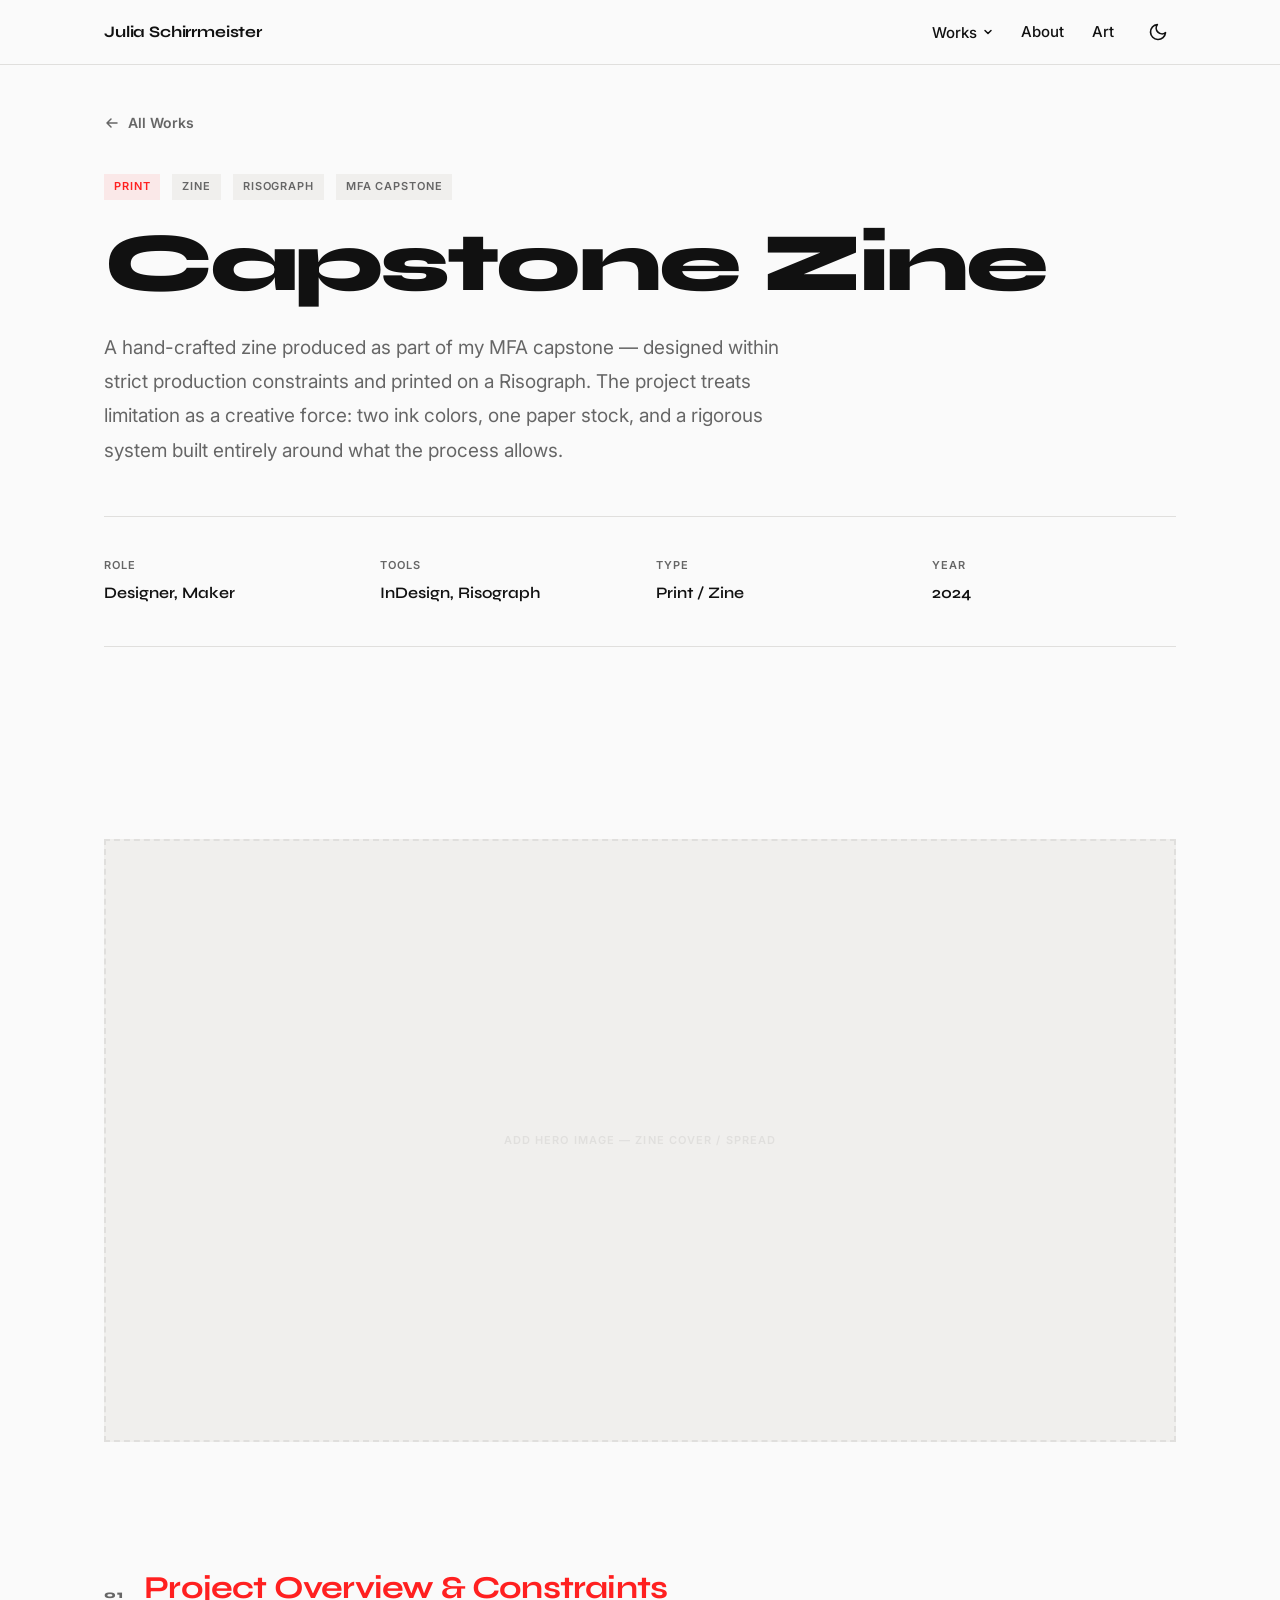
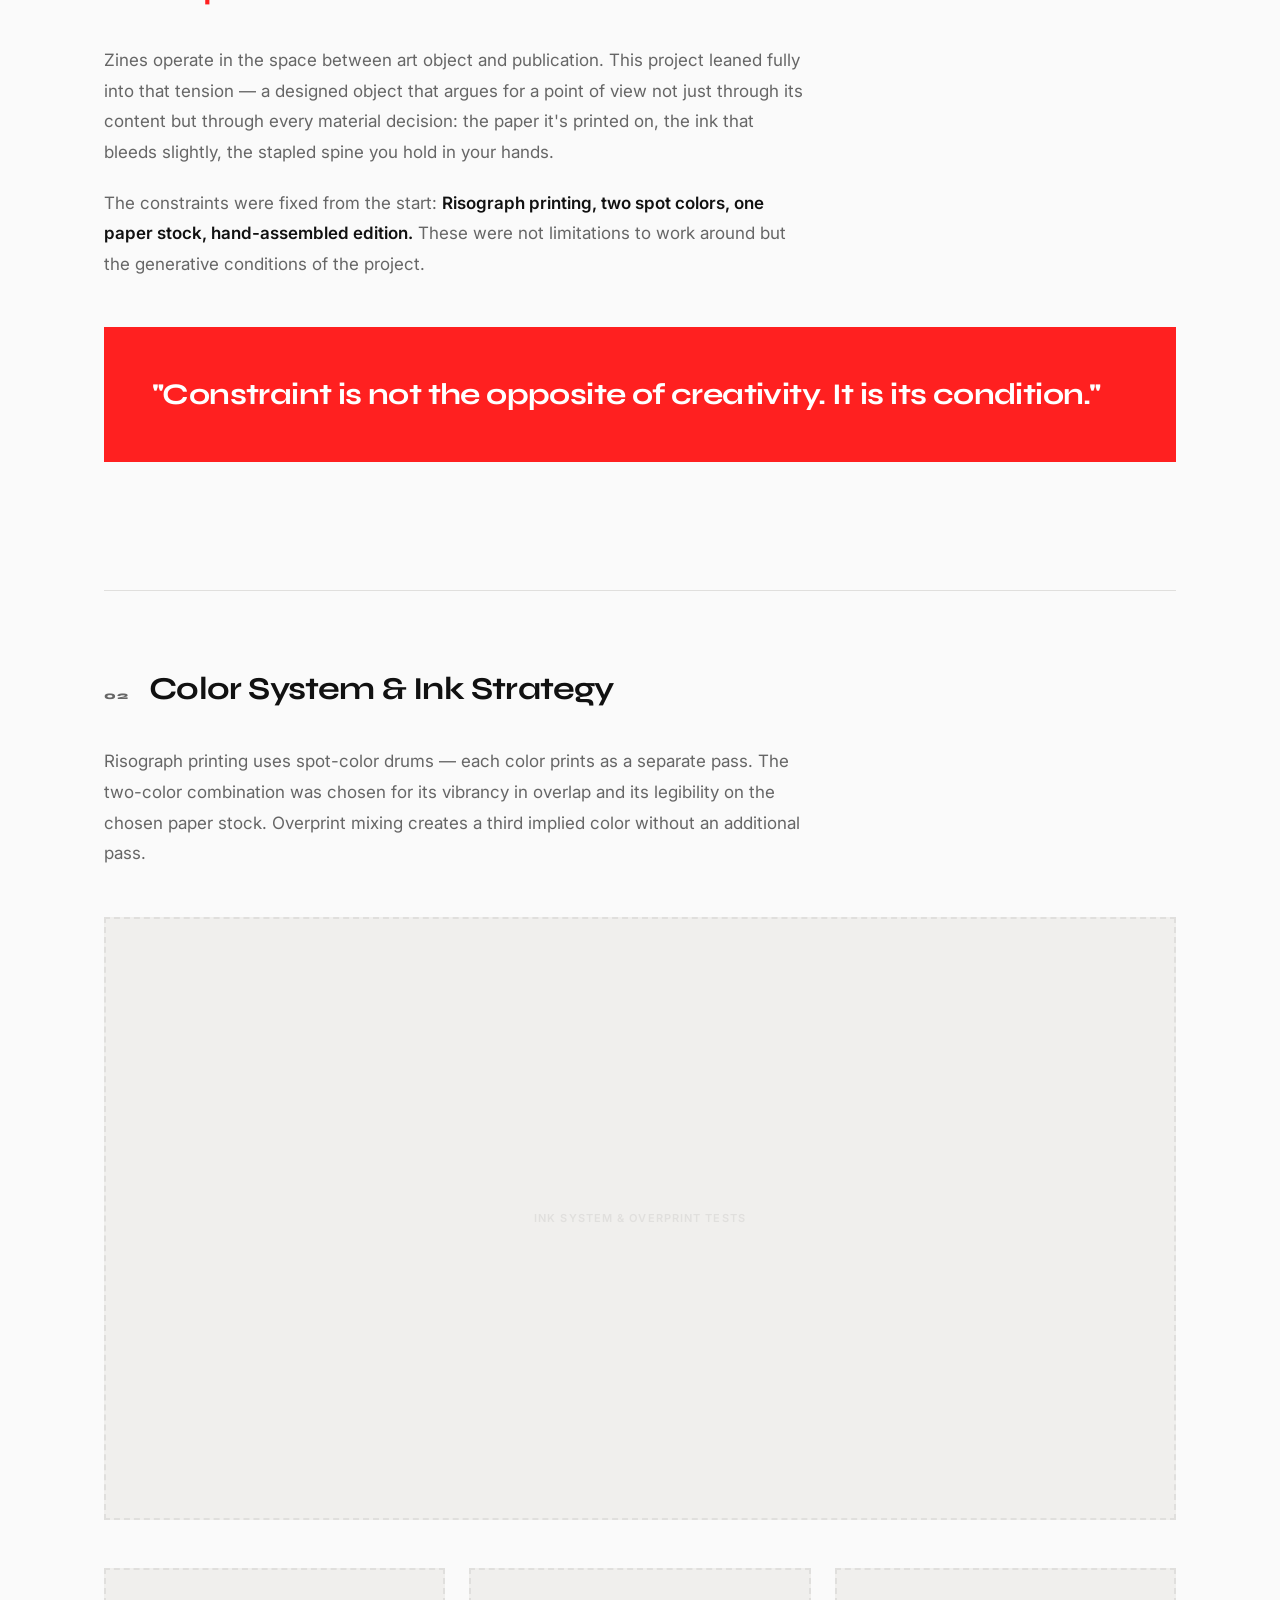
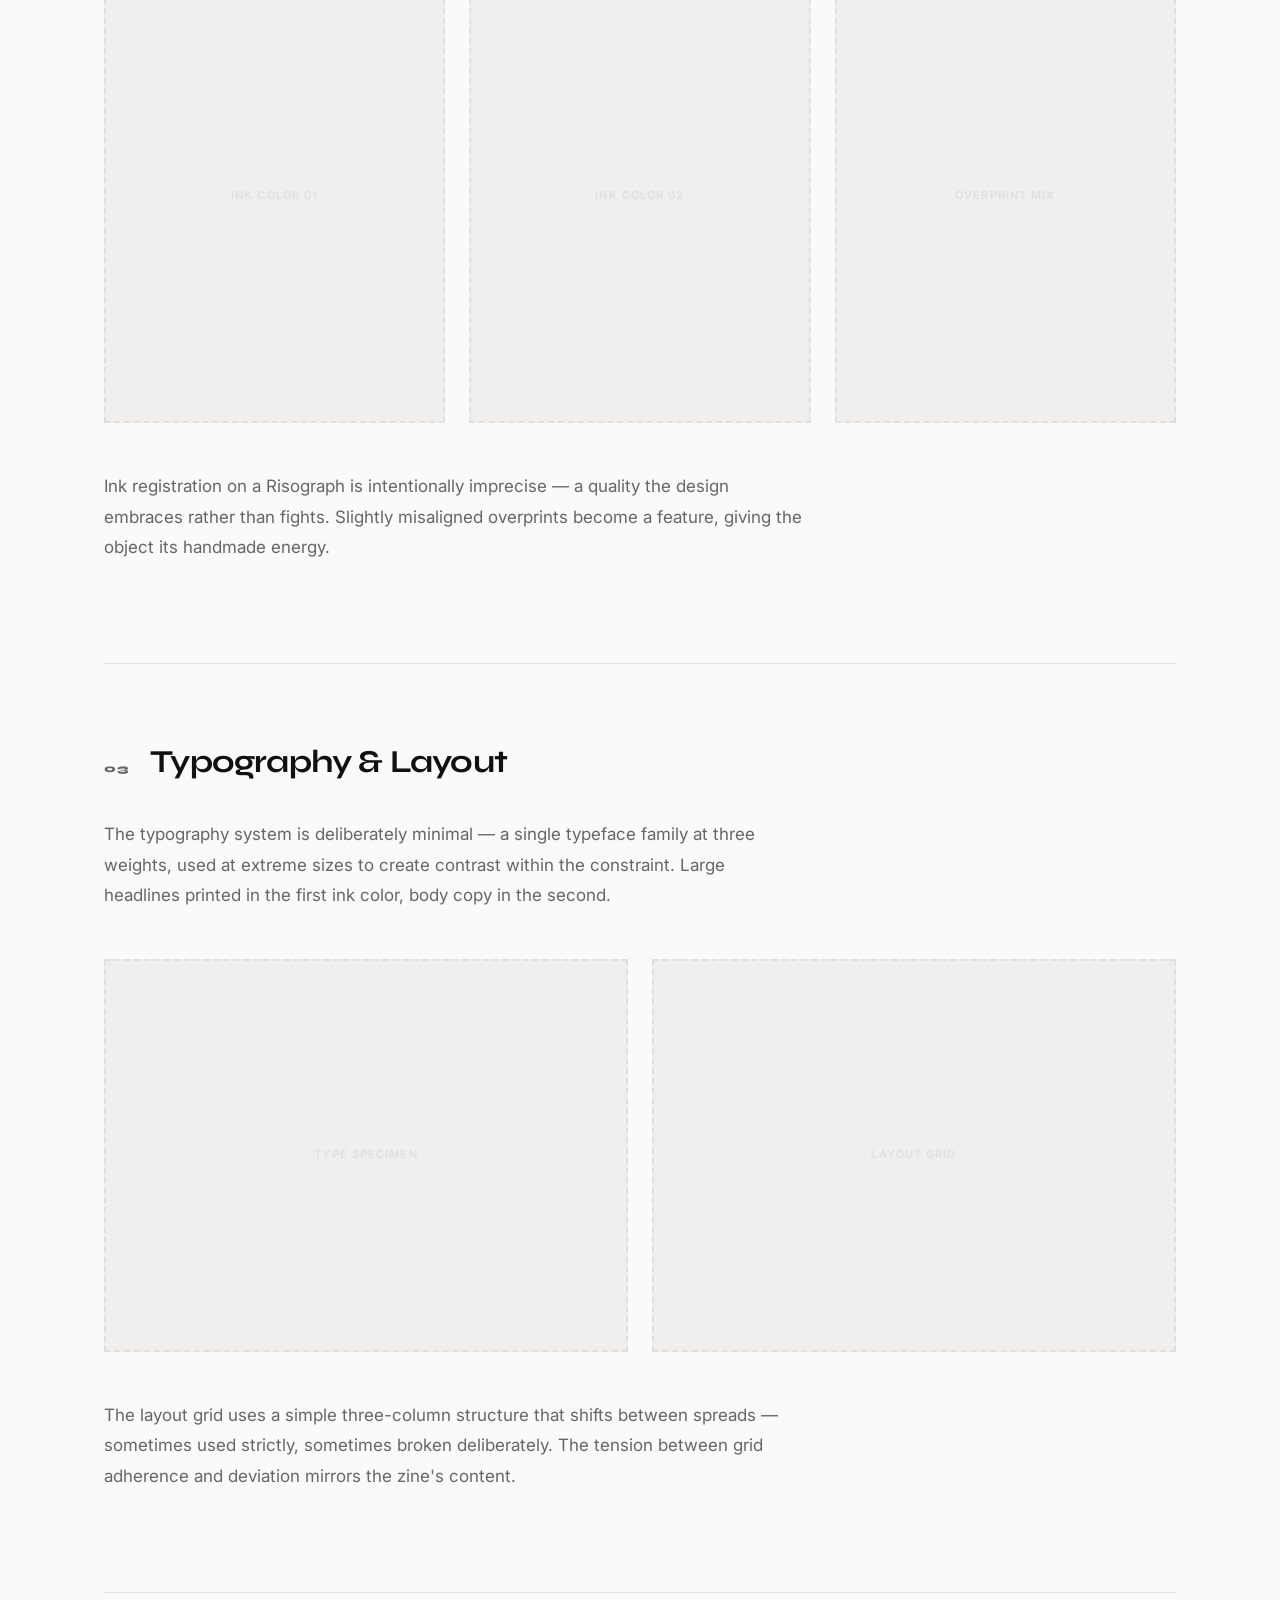
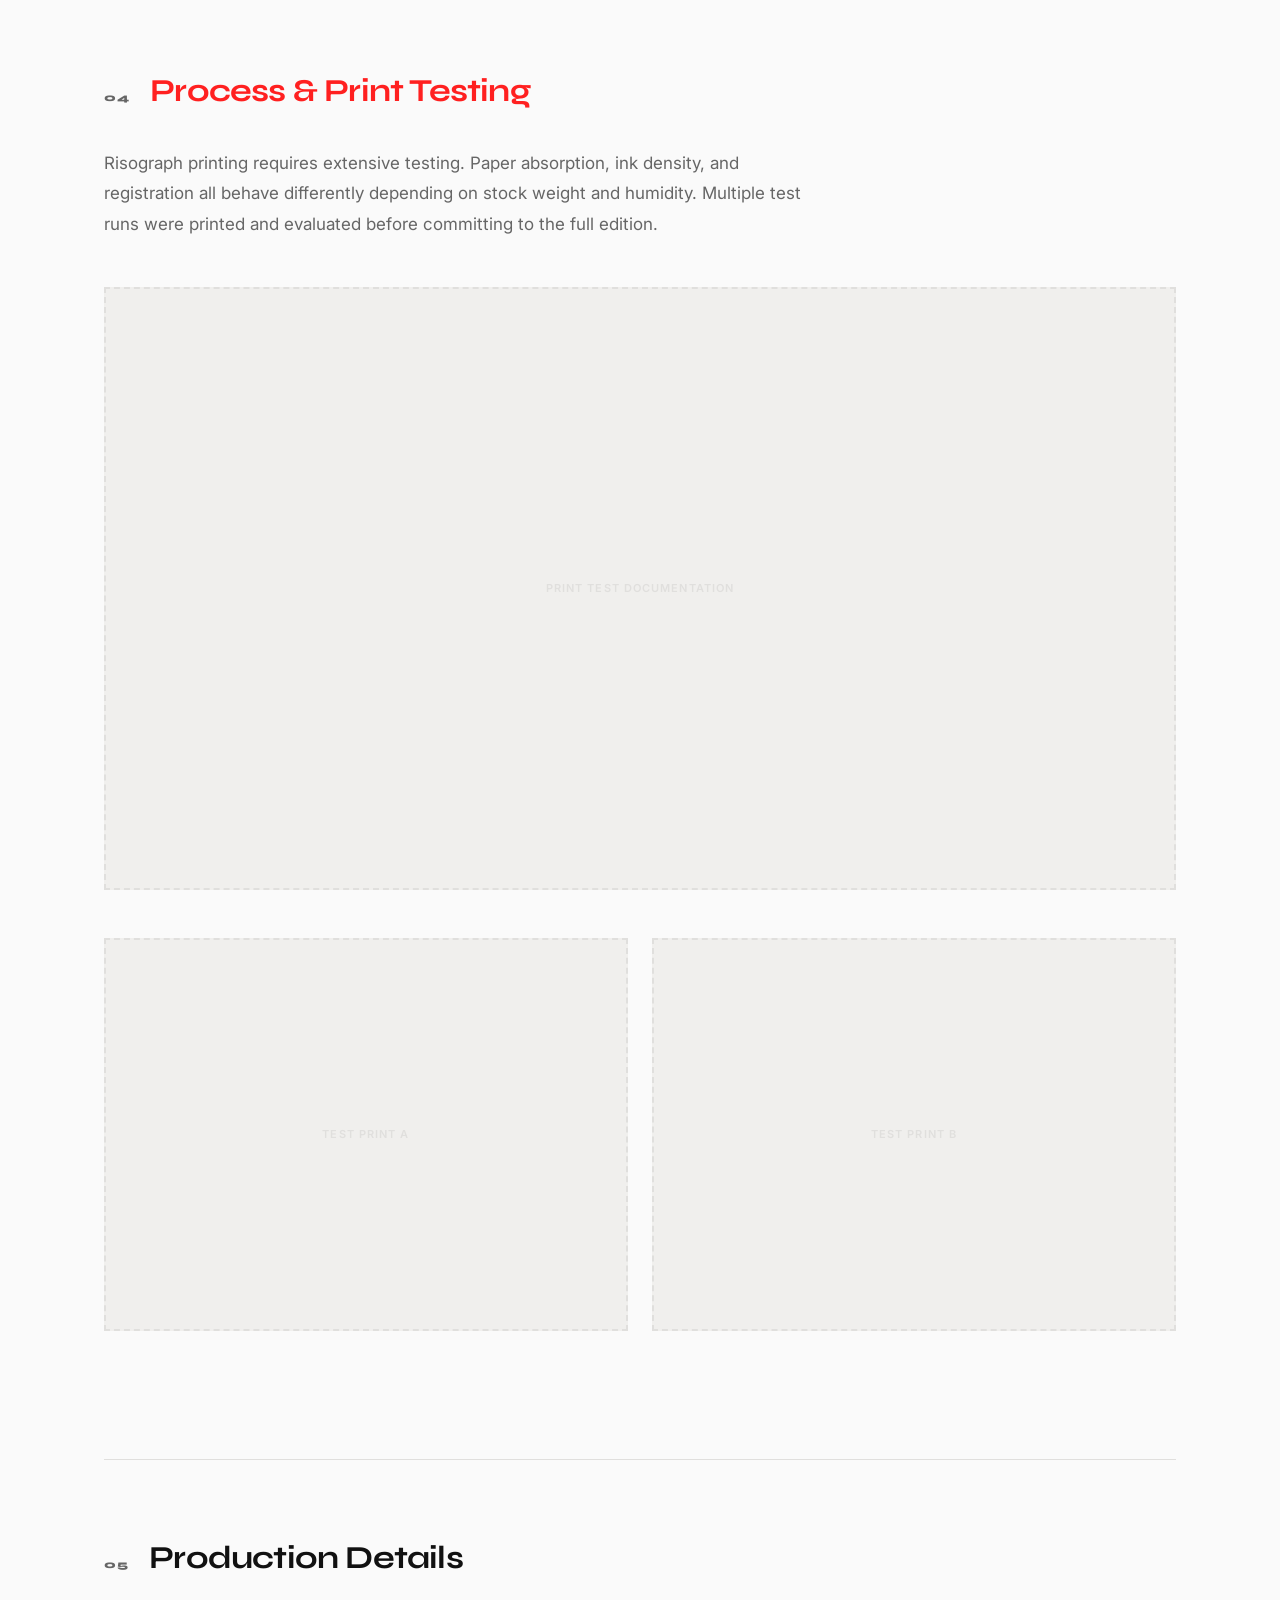
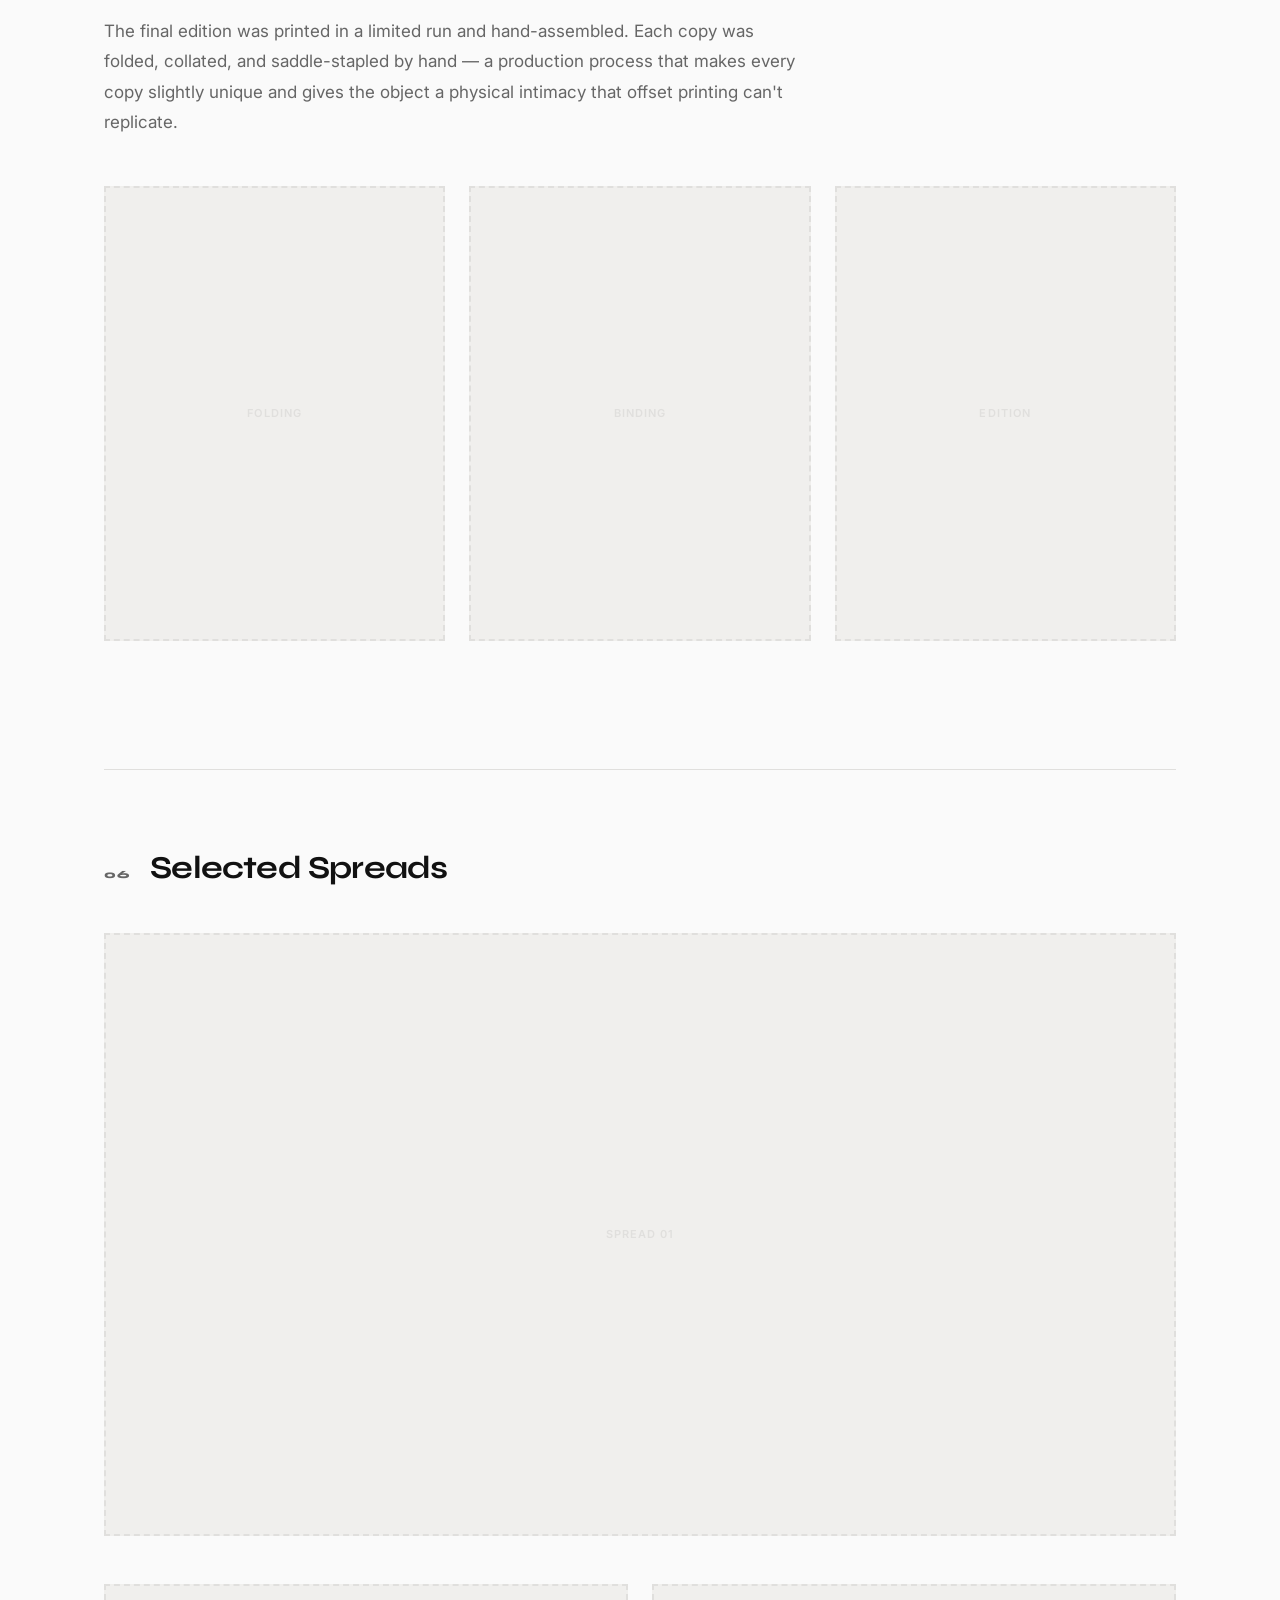
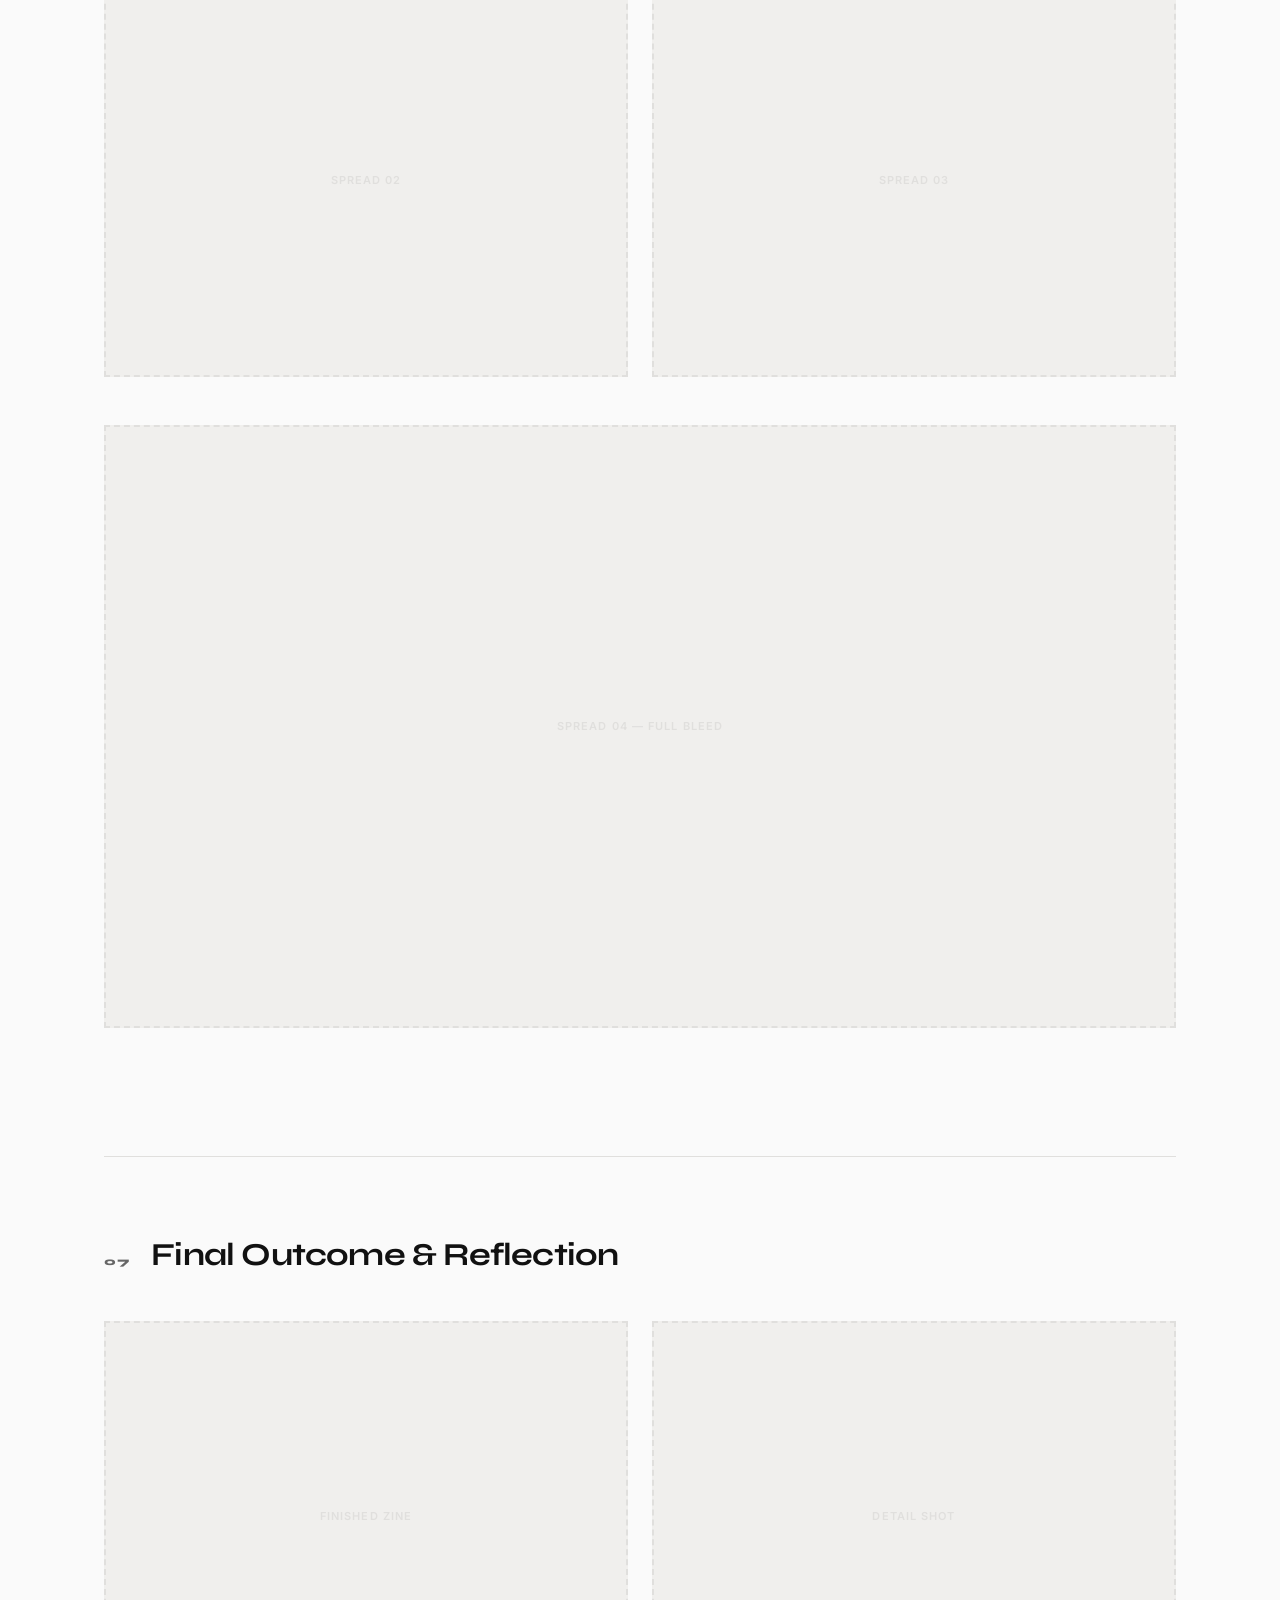
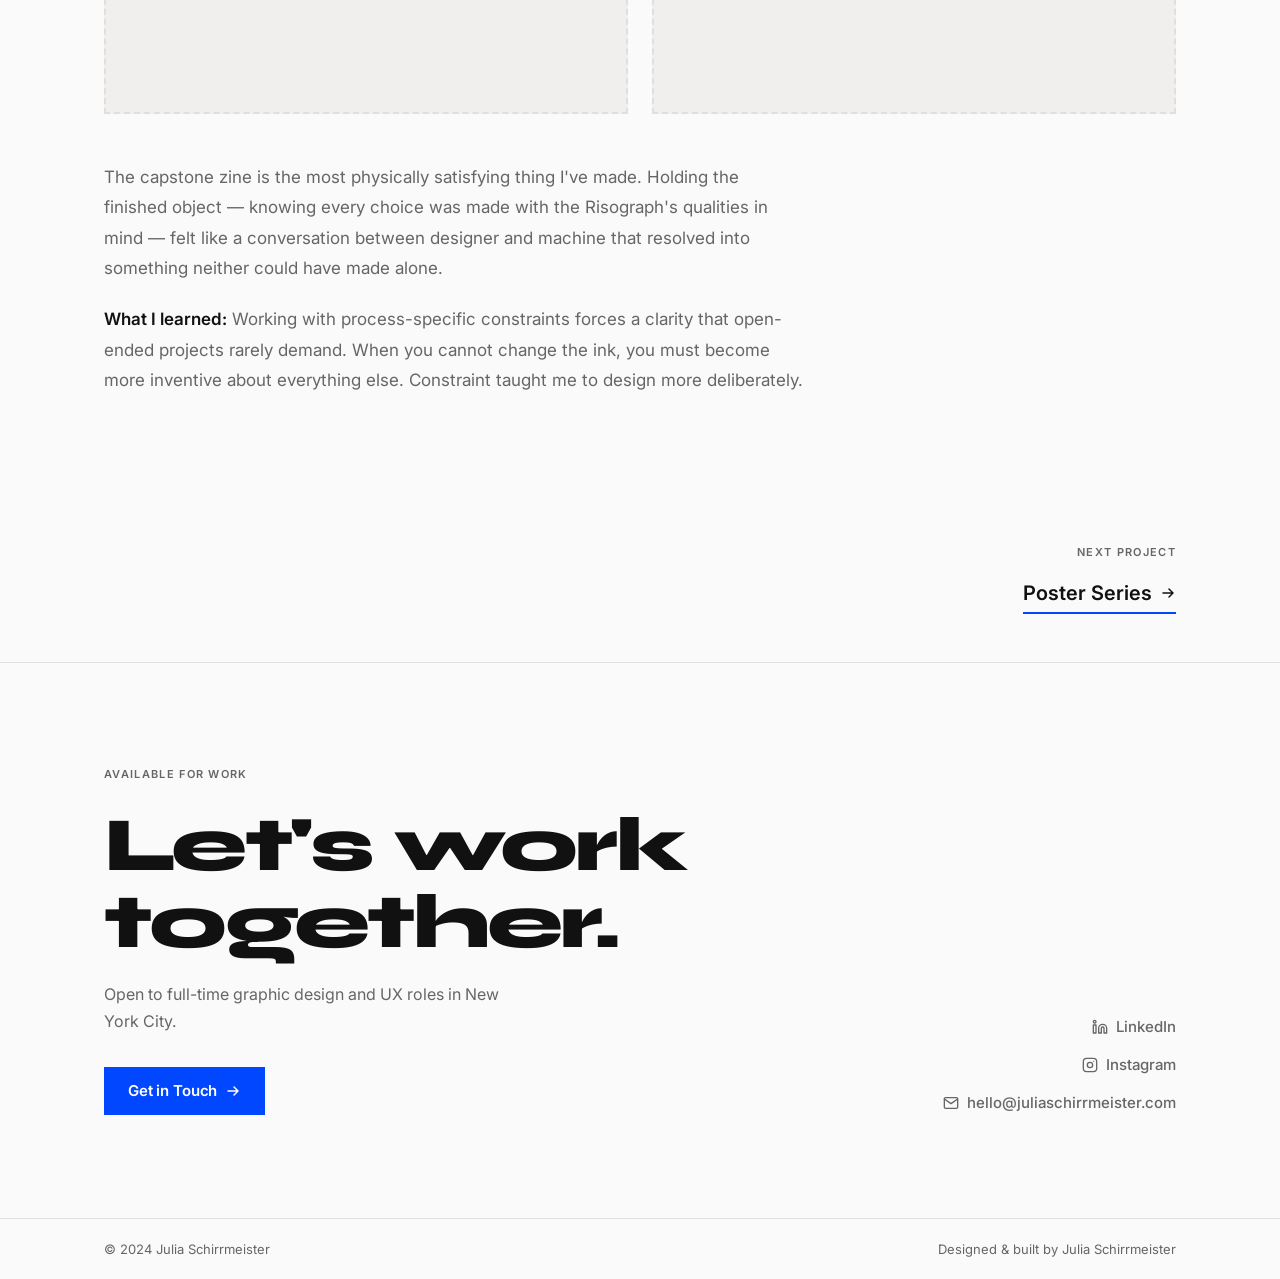
<file: .claude/worktrees/inspiring-brattain/projects/capstone-zine.html>
<!DOCTYPE html>
<html lang="en" data-theme="">
<head>
  <meta charset="UTF-8">
  <meta name="viewport" content="width=device-width, initial-scale=1.0">
  <meta name="description" content="Capstone Zine — print design project by Julia Schirrmeister. MFA capstone zine with color/ink strategy, typography, and risograph print production.">
  <title>Capstone Zine — Julia Schirrmeister</title>
  <link rel="preconnect" href="https://fonts.googleapis.com">
  <link rel="preconnect" href="https://fonts.gstatic.com" crossorigin>
  <link href="https://fonts.googleapis.com/css2?family=Syne:wght@400;500;600;700;800&family=Inter:ital,wght@0,300;0,400;0,500;0,600;1,400;1,600&display=swap" rel="stylesheet">
  <link rel="stylesheet" href="../styles.css">
  <script>
    (function(){var t=localStorage.getItem('theme');var d=window.matchMedia('(prefers-color-scheme:dark)').matches;if(t==='dark'||(t===null&&d))document.documentElement.setAttribute('data-theme','dark');})();
  </script>
</head>
<body>
  <a href="#main-content" class="skip-link">Skip to main content</a>

  <header>
    <nav class="nav" aria-label="Main navigation">
      <div class="container nav-inner">
        <a href="../index.html" class="nav-brand">Julia Schirrmeister</a>
        <div class="nav-right">
          <ul class="nav-links" id="nav-links" role="list">
            <li class="nav-dropdown" role="none">
              <button class="nav-dropdown-trigger" aria-haspopup="listbox" aria-expanded="false" aria-controls="works-dropdown">
                Works
                <svg class="dropdown-chevron" viewBox="0 0 10 10" fill="none" aria-hidden="true"><path d="M2 3.5L5 6.5L8 3.5" stroke="currentColor" stroke-width="1.5" stroke-linecap="round" stroke-linejoin="round"/></svg>
              </button>
              <ul class="nav-dropdown-menu" id="works-dropdown" role="listbox" data-open="false">
                <li role="none"><a href="patient-portal.html" class="nav-dropdown-item" role="option"><span class="nav-dropdown-item-num">01</span>Patient Portal</a></li>
                <li role="none"><a href="sva-film-logo.html" class="nav-dropdown-item" role="option"><span class="nav-dropdown-item-num">02</span>SVA Film Logo</a></li>
                <li role="none"><a href="thesis-book.html" class="nav-dropdown-item" role="option"><span class="nav-dropdown-item-num">03</span>Thesis Book</a></li>
                <li role="none"><a href="capstone-zine.html" class="nav-dropdown-item" role="option"><span class="nav-dropdown-item-num">04</span>Capstone Zine</a></li>
                <li role="none"><a href="poster-series.html" class="nav-dropdown-item" role="option"><span class="nav-dropdown-item-num">05</span>Poster Series</a></li>
              </ul>
            </li>
            <li role="none"><a href="../about.html" class="nav-link">About</a></li>
            <li role="none"><a href="../art.html" class="nav-link">Art</a></li>
          </ul>
          <button class="theme-toggle" id="theme-toggle" aria-label="Switch to dark mode" title="Toggle dark mode">
            <svg class="icon-sun" width="20" height="20" viewBox="0 0 24 24" fill="none" aria-hidden="true"><circle cx="12" cy="12" r="5" stroke="currentColor" stroke-width="2"/><path d="M12 2v2M12 20v2M4.22 4.22l1.42 1.42M18.36 18.36l1.42 1.42M2 12h2M20 12h2M4.22 19.78l1.42-1.42M18.36 5.64l1.42-1.42" stroke="currentColor" stroke-width="2" stroke-linecap="round"/></svg>
            <svg class="icon-moon" width="20" height="20" viewBox="0 0 24 24" fill="none" aria-hidden="true"><path d="M21 12.79A9 9 0 1 1 11.21 3 7 7 0 0 0 21 12.79z" stroke="currentColor" stroke-width="2" stroke-linecap="round" stroke-linejoin="round"/></svg>
          </button>
          <button class="mobile-menu-toggle" id="mobile-menu-toggle" aria-label="Open navigation menu" aria-expanded="false" aria-controls="nav-links">
            <svg width="24" height="24" viewBox="0 0 24 24" fill="none" aria-hidden="true"><path d="M3 6h18M3 12h18M3 18h18" stroke="currentColor" stroke-width="2" stroke-linecap="round"/></svg>
          </button>
        </div>
      </div>
    </nav>
  </header>

  <main id="main-content" class="page-content">
    <div class="container">

      <section class="project-page-hero" aria-labelledby="project-title">
        <a href="../index.html#projects" class="back-nav">
          <svg width="16" height="16" viewBox="0 0 16 16" fill="none" aria-hidden="true"><path d="M13 8H3M7 4l-4 4 4 4" stroke="currentColor" stroke-width="1.5" stroke-linecap="round" stroke-linejoin="round"/></svg>
          All Works
        </a>
        <div class="project-page-eyebrow">
          <span class="tag tag--red">Print</span>
          <span class="tag">Zine</span>
          <span class="tag">Risograph</span>
          <span class="tag">MFA Capstone</span>
        </div>
        <h1 class="project-page-title" id="project-title">Capstone Zine</h1>
        <p class="project-page-overview">
          A hand-crafted zine produced as part of my MFA capstone — designed within strict production constraints and printed on a Risograph. The project treats limitation as a creative force: two ink colors, one paper stock, and a rigorous system built entirely around what the process allows.
        </p>
        <div class="project-details-bar" aria-label="Project details">
          <div class="detail-item"><label>Role</label><span>Designer, Maker</span></div>
          <div class="detail-item"><label>Tools</label><span>InDesign, Risograph</span></div>
          <div class="detail-item"><label>Type</label><span>Print / Zine</span></div>
          <div class="detail-item"><label>Year</label><span>2024</span></div>
        </div>
      </section>

      <figure class="case-img-full" aria-label="Capstone zine cover and spread">
        <div class="img-placeholder" style="height:100%;">Add Hero Image — Zine Cover / Spread</div>
      </figure>

      <!-- 01 OVERVIEW -->
      <section class="case-section accent-red" aria-labelledby="cs-01">
        <div class="case-section-label">
          <span class="case-section-num">01</span>
          <h2 class="case-section-title" id="cs-01">Project Overview &amp; Constraints</h2>
        </div>
        <p class="case-text">
          Zines operate in the space between art object and publication. This project leaned fully into that tension — a designed object that argues for a point of view not just through its content but through every material decision: the paper it's printed on, the ink that bleeds slightly, the stapled spine you hold in your hands.
        </p>
        <p class="case-text">
          The constraints were fixed from the start: <strong>Risograph printing, two spot colors, one paper stock, hand-assembled edition.</strong> These were not limitations to work around but the generative conditions of the project.
        </p>
        <div class="highlight-block highlight-block--red">
          <p>"Constraint is not the opposite of creativity. It is its condition."</p>
        </div>
      </section>

      <!-- 02 COLOR SYSTEM & INK STRATEGY -->
      <section class="case-section" aria-labelledby="cs-02">
        <div class="case-section-label">
          <span class="case-section-num">02</span>
          <h2 class="case-section-title" id="cs-02">Color System &amp; Ink Strategy</h2>
        </div>
        <p class="case-text">
          Risograph printing uses spot-color drums — each color prints as a separate pass. The two-color combination was chosen for its vibrancy in overlap and its legibility on the chosen paper stock. Overprint mixing creates a third implied color without an additional pass.
        </p>
        <figure class="case-img-full" aria-label="Ink color system and overprint testing">
          <div class="img-placeholder" style="height:100%;">
            <!-- Replace with: <img src="../images/capstone-zine/ink-system.jpg" alt="Risograph ink color system and overprint tests"> -->
            Ink System &amp; Overprint Tests
          </div>
        </figure>
        <div class="case-img-third">
          <figure aria-label="Ink color one swatch">
            <div class="img-placeholder" style="height:100%;">Ink Color 01</div>
          </figure>
          <figure aria-label="Ink color two swatch">
            <div class="img-placeholder" style="height:100%;">Ink Color 02</div>
          </figure>
          <figure aria-label="Overprint mix result">
            <div class="img-placeholder" style="height:100%;">Overprint Mix</div>
          </figure>
        </div>
        <p class="case-text">
          Ink registration on a Risograph is intentionally imprecise — a quality the design embraces rather than fights. Slightly misaligned overprints become a feature, giving the object its handmade energy.
        </p>
      </section>

      <!-- 03 TYPOGRAPHY & LAYOUT -->
      <section class="case-section" aria-labelledby="cs-03">
        <div class="case-section-label">
          <span class="case-section-num">03</span>
          <h2 class="case-section-title" id="cs-03">Typography &amp; Layout</h2>
        </div>
        <p class="case-text">
          The typography system is deliberately minimal — a single typeface family at three weights, used at extreme sizes to create contrast within the constraint. Large headlines printed in the first ink color, body copy in the second.
        </p>
        <div class="case-img-half">
          <figure aria-label="Typography specimen page">
            <div class="img-placeholder" style="height:100%;">Type Specimen</div>
          </figure>
          <figure aria-label="Layout grid system">
            <div class="img-placeholder" style="height:100%;">Layout Grid</div>
          </figure>
        </div>
        <p class="case-text">
          The layout grid uses a simple three-column structure that shifts between spreads — sometimes used strictly, sometimes broken deliberately. The tension between grid adherence and deviation mirrors the zine's content.
        </p>
      </section>

      <!-- 04 PROCESS & PRINT TESTING -->
      <section class="case-section accent-red" aria-labelledby="cs-04">
        <div class="case-section-label">
          <span class="case-section-num">04</span>
          <h2 class="case-section-title" id="cs-04">Process &amp; Print Testing</h2>
        </div>
        <p class="case-text">
          Risograph printing requires extensive testing. Paper absorption, ink density, and registration all behave differently depending on stock weight and humidity. Multiple test runs were printed and evaluated before committing to the full edition.
        </p>
        <figure class="case-img-full" aria-label="Print testing documentation">
          <div class="img-placeholder" style="height:100%;">
            <!-- Replace with: <img src="../images/capstone-zine/print-tests.jpg" alt="Risograph print test documentation"> -->
            Print Test Documentation
          </div>
        </figure>
        <div class="case-img-half">
          <figure aria-label="Test print comparison">
            <div class="img-placeholder" style="height:100%;">Test Print A</div>
          </figure>
          <figure aria-label="Refined test print">
            <div class="img-placeholder" style="height:100%;">Test Print B</div>
          </figure>
        </div>
      </section>

      <!-- 05 PRODUCTION DETAILS -->
      <section class="case-section" aria-labelledby="cs-05">
        <div class="case-section-label">
          <span class="case-section-num">05</span>
          <h2 class="case-section-title" id="cs-05">Production Details</h2>
        </div>
        <p class="case-text">
          The final edition was printed in a limited run and hand-assembled. Each copy was folded, collated, and saddle-stapled by hand — a production process that makes every copy slightly unique and gives the object a physical intimacy that offset printing can't replicate.
        </p>
        <div class="case-img-third">
          <figure aria-label="Folding and assembly process">
            <div class="img-placeholder" style="height:100%;">Folding</div>
          </figure>
          <figure aria-label="Stapling and binding">
            <div class="img-placeholder" style="height:100%;">Binding</div>
          </figure>
          <figure aria-label="Finished copies stacked">
            <div class="img-placeholder" style="height:100%;">Edition</div>
          </figure>
        </div>
      </section>

      <!-- 06 SELECTED SPREADS -->
      <section class="case-section" aria-labelledby="cs-06">
        <div class="case-section-label">
          <span class="case-section-num">06</span>
          <h2 class="case-section-title" id="cs-06">Selected Spreads</h2>
        </div>
        <figure class="case-img-full" aria-label="Spread one">
          <div class="img-placeholder" style="height:100%;">
            <!-- Replace with: <img src="../images/capstone-zine/spread-01.jpg" alt="Capstone zine spread one"> -->
            Spread 01
          </div>
        </figure>
        <div class="case-img-half">
          <figure aria-label="Interior spread two">
            <div class="img-placeholder" style="height:100%;">Spread 02</div>
          </figure>
          <figure aria-label="Interior spread three">
            <div class="img-placeholder" style="height:100%;">Spread 03</div>
          </figure>
        </div>
        <figure class="case-img-full" aria-label="Spread four — full bleed">
          <div class="img-placeholder" style="height:100%;">
            <!-- Replace with: <img src="../images/capstone-zine/spread-04.jpg" alt="Full-bleed spread"> -->
            Spread 04 — Full Bleed
          </div>
        </figure>
      </section>

      <!-- 07 REFLECTION -->
      <section class="case-section" aria-labelledby="cs-07">
        <div class="case-section-label">
          <span class="case-section-num">07</span>
          <h2 class="case-section-title" id="cs-07">Final Outcome &amp; Reflection</h2>
        </div>
        <div class="case-img-half">
          <figure aria-label="Finished zine photograph one">
            <div class="img-placeholder" style="height:100%;">Finished Zine</div>
          </figure>
          <figure aria-label="Finished zine detail photograph">
            <div class="img-placeholder" style="height:100%;">Detail Shot</div>
          </figure>
        </div>
        <p class="case-text">
          The capstone zine is the most physically satisfying thing I've made. Holding the finished object — knowing every choice was made with the Risograph's qualities in mind — felt like a conversation between designer and machine that resolved into something neither could have made alone.
        </p>
        <p class="case-text">
          <strong>What I learned:</strong> Working with process-specific constraints forces a clarity that open-ended projects rarely demand. When you cannot change the ink, you must become more inventive about everything else. Constraint taught me to design more deliberately.
        </p>
      </section>

      <nav class="case-section" style="padding-top:3rem; padding-bottom:3rem; text-align:right;" aria-label="Next project">
        <p class="eyebrow mb-2">Next Project</p>
        <a href="poster-series.html" class="project-link" style="font-size:1.25rem;">
          Poster Series
          <svg width="16" height="16" viewBox="0 0 16 16" fill="none" aria-hidden="true"><path d="M3 8h10M9 4l4 4-4 4" stroke="currentColor" stroke-width="1.5" stroke-linecap="round" stroke-linejoin="round"/></svg>
        </a>
      </nav>

    </div>
  </main>

  <footer class="footer" aria-label="Site footer">
    <div class="container">
      <div class="footer-cta">
        <div>
          <p class="eyebrow mb-3">Available for Work</p>
          <h2 class="footer-headline">Let's work<br>together.</h2>
          <p class="footer-sub">Open to full-time graphic design and UX roles in New York City.</p>
          <a href="mailto:hello@juliaschirrmeister.com" class="btn btn-primary">Get in Touch <svg width="16" height="16" viewBox="0 0 16 16" fill="none" aria-hidden="true"><path d="M3 8h10M9 4l4 4-4 4" stroke="currentColor" stroke-width="1.5" stroke-linecap="round" stroke-linejoin="round"/></svg></a>
        </div>
        <nav class="footer-contact" aria-label="Contact and social links">
          <a href="https://linkedin.com/in/julia-schirrmeister" class="contact-link" target="_blank" rel="noopener noreferrer" aria-label="LinkedIn (opens in new tab)"><svg width="16" height="16" viewBox="0 0 24 24" fill="none" aria-hidden="true"><path d="M16 8a6 6 0 0 1 6 6v7h-4v-7a2 2 0 0 0-2-2 2 2 0 0 0-2 2v7h-4v-7a6 6 0 0 1 6-6zM2 9h4v12H2z" stroke="currentColor" stroke-width="2" stroke-linecap="round" stroke-linejoin="round"/><circle cx="4" cy="4" r="2" stroke="currentColor" stroke-width="2"/></svg>LinkedIn</a>
          <a href="https://instagram.com/juliaschirrmeister" class="contact-link" target="_blank" rel="noopener noreferrer" aria-label="Instagram (opens in new tab)"><svg width="16" height="16" viewBox="0 0 24 24" fill="none" aria-hidden="true"><rect x="2" y="2" width="20" height="20" rx="5" stroke="currentColor" stroke-width="2"/><circle cx="12" cy="12" r="4" stroke="currentColor" stroke-width="2"/><circle cx="17.5" cy="6.5" r="1" fill="currentColor"/></svg>Instagram</a>
          <a href="mailto:hello@juliaschirrmeister.com" class="contact-link"><svg width="16" height="16" viewBox="0 0 24 24" fill="none" aria-hidden="true"><rect x="2" y="4" width="20" height="16" rx="2" stroke="currentColor" stroke-width="2"/><polyline points="22,6 12,13 2,6" stroke="currentColor" stroke-width="2" stroke-linecap="round" stroke-linejoin="round"/></svg>hello@juliaschirrmeister.com</a>
        </nav>
      </div>
    </div>
    <div class="footer-bottom"><div class="container footer-bottom-inner"><span>© 2024 Julia Schirrmeister</span><span>Designed &amp; built by Julia Schirrmeister</span></div></div>
  </footer>

  <script src="../script.js"></script>
</body>
</html>
</file>
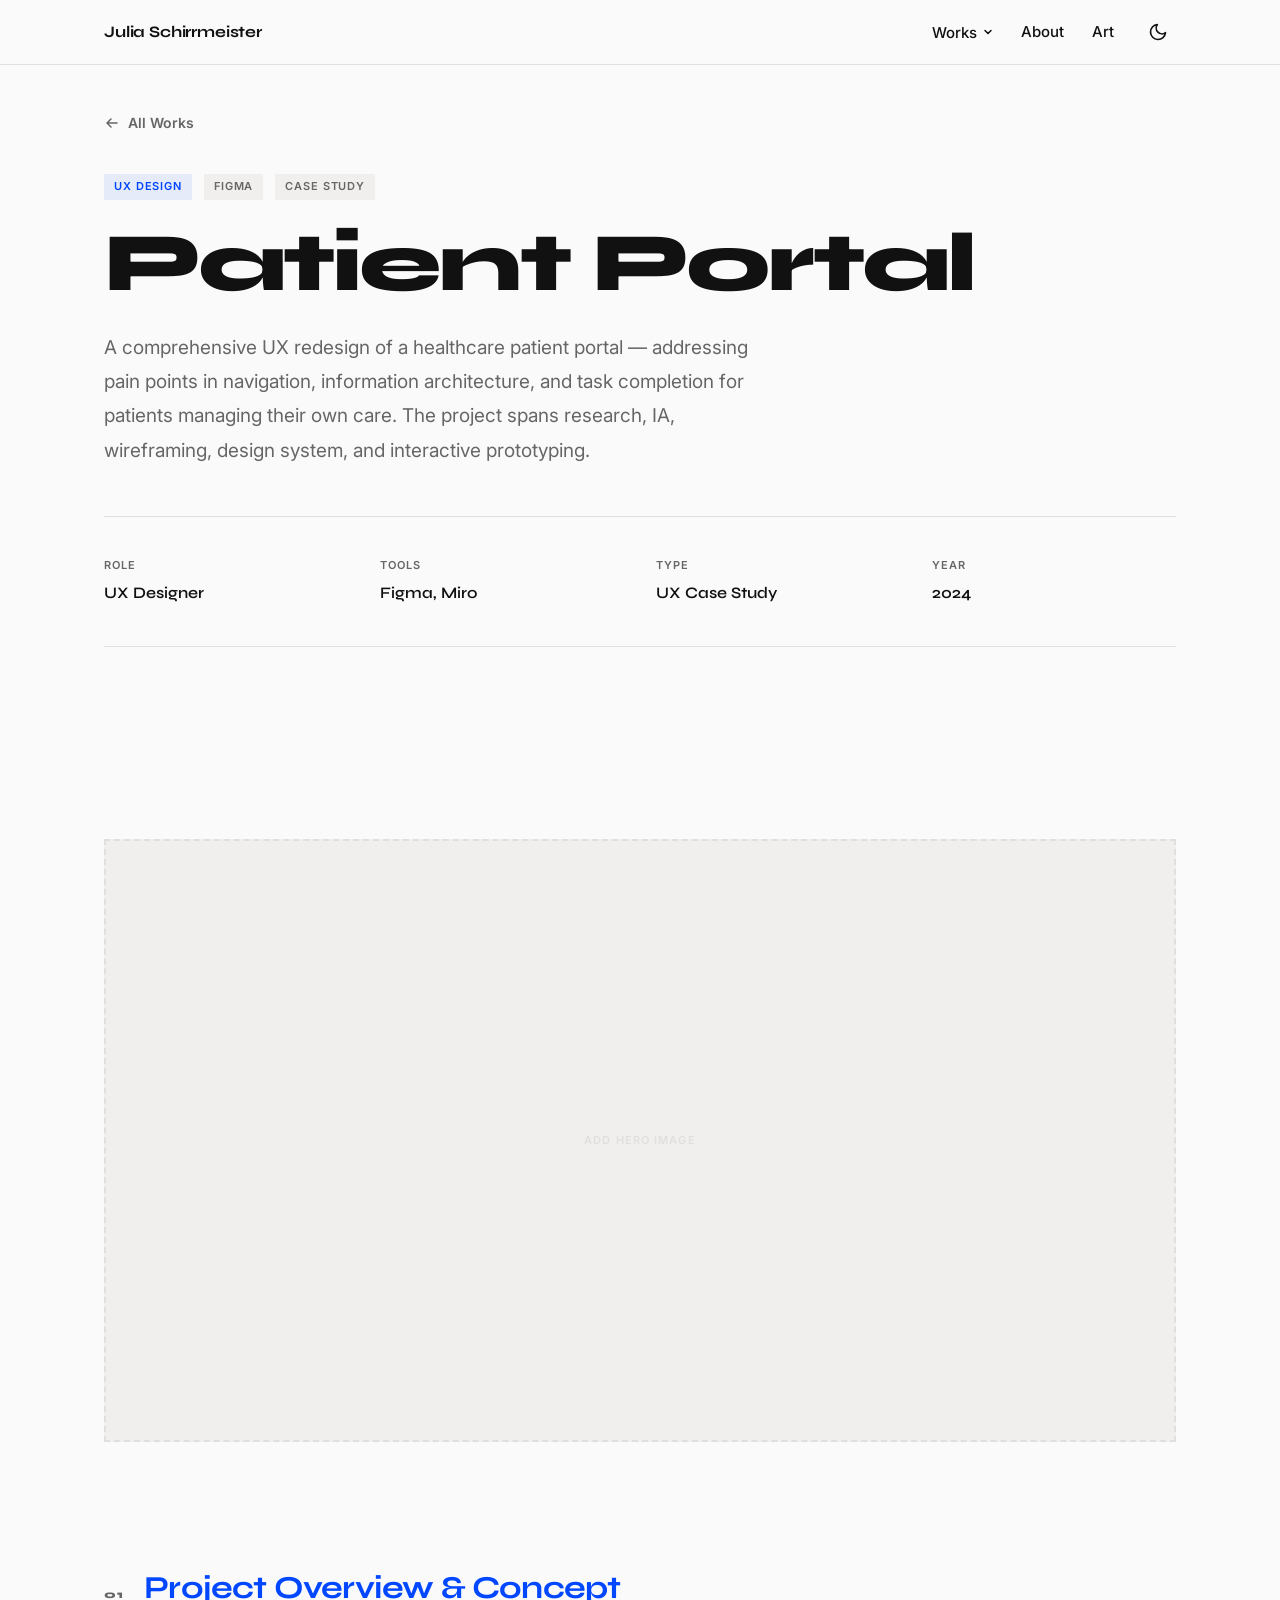
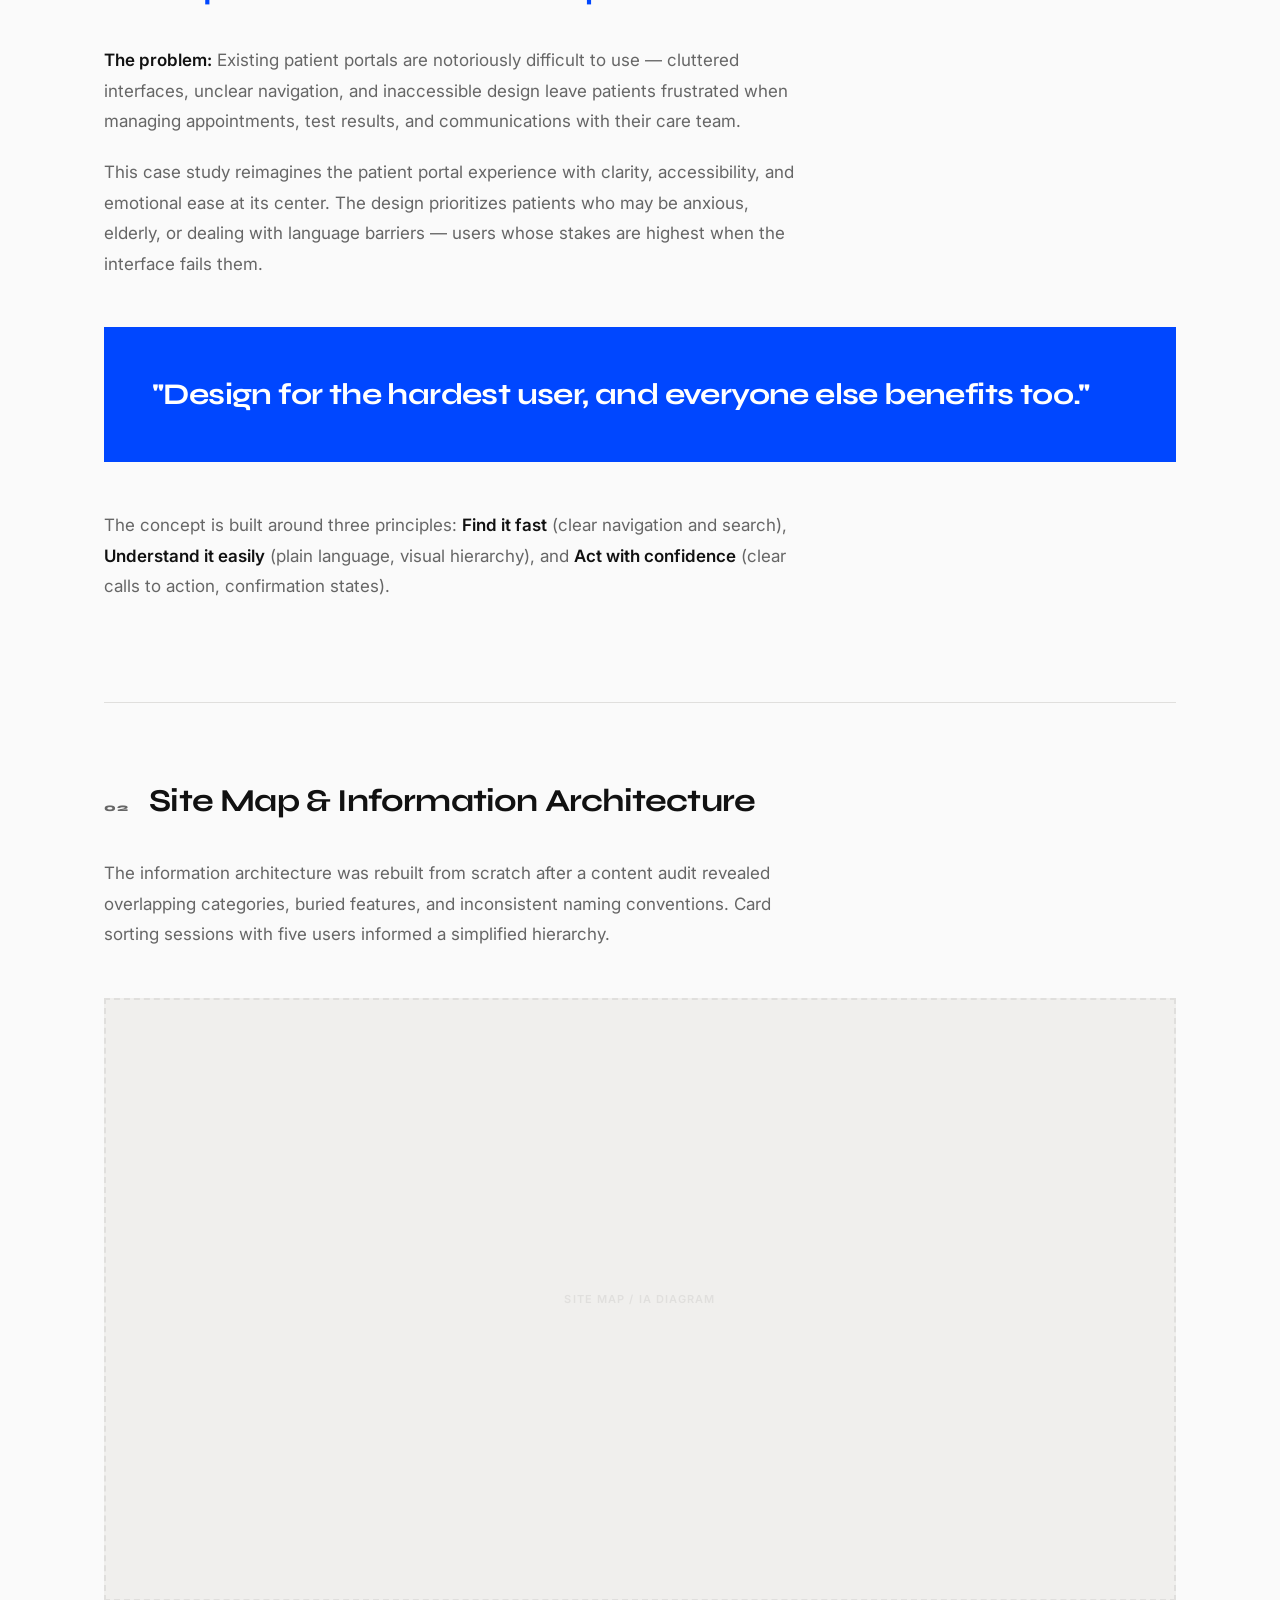
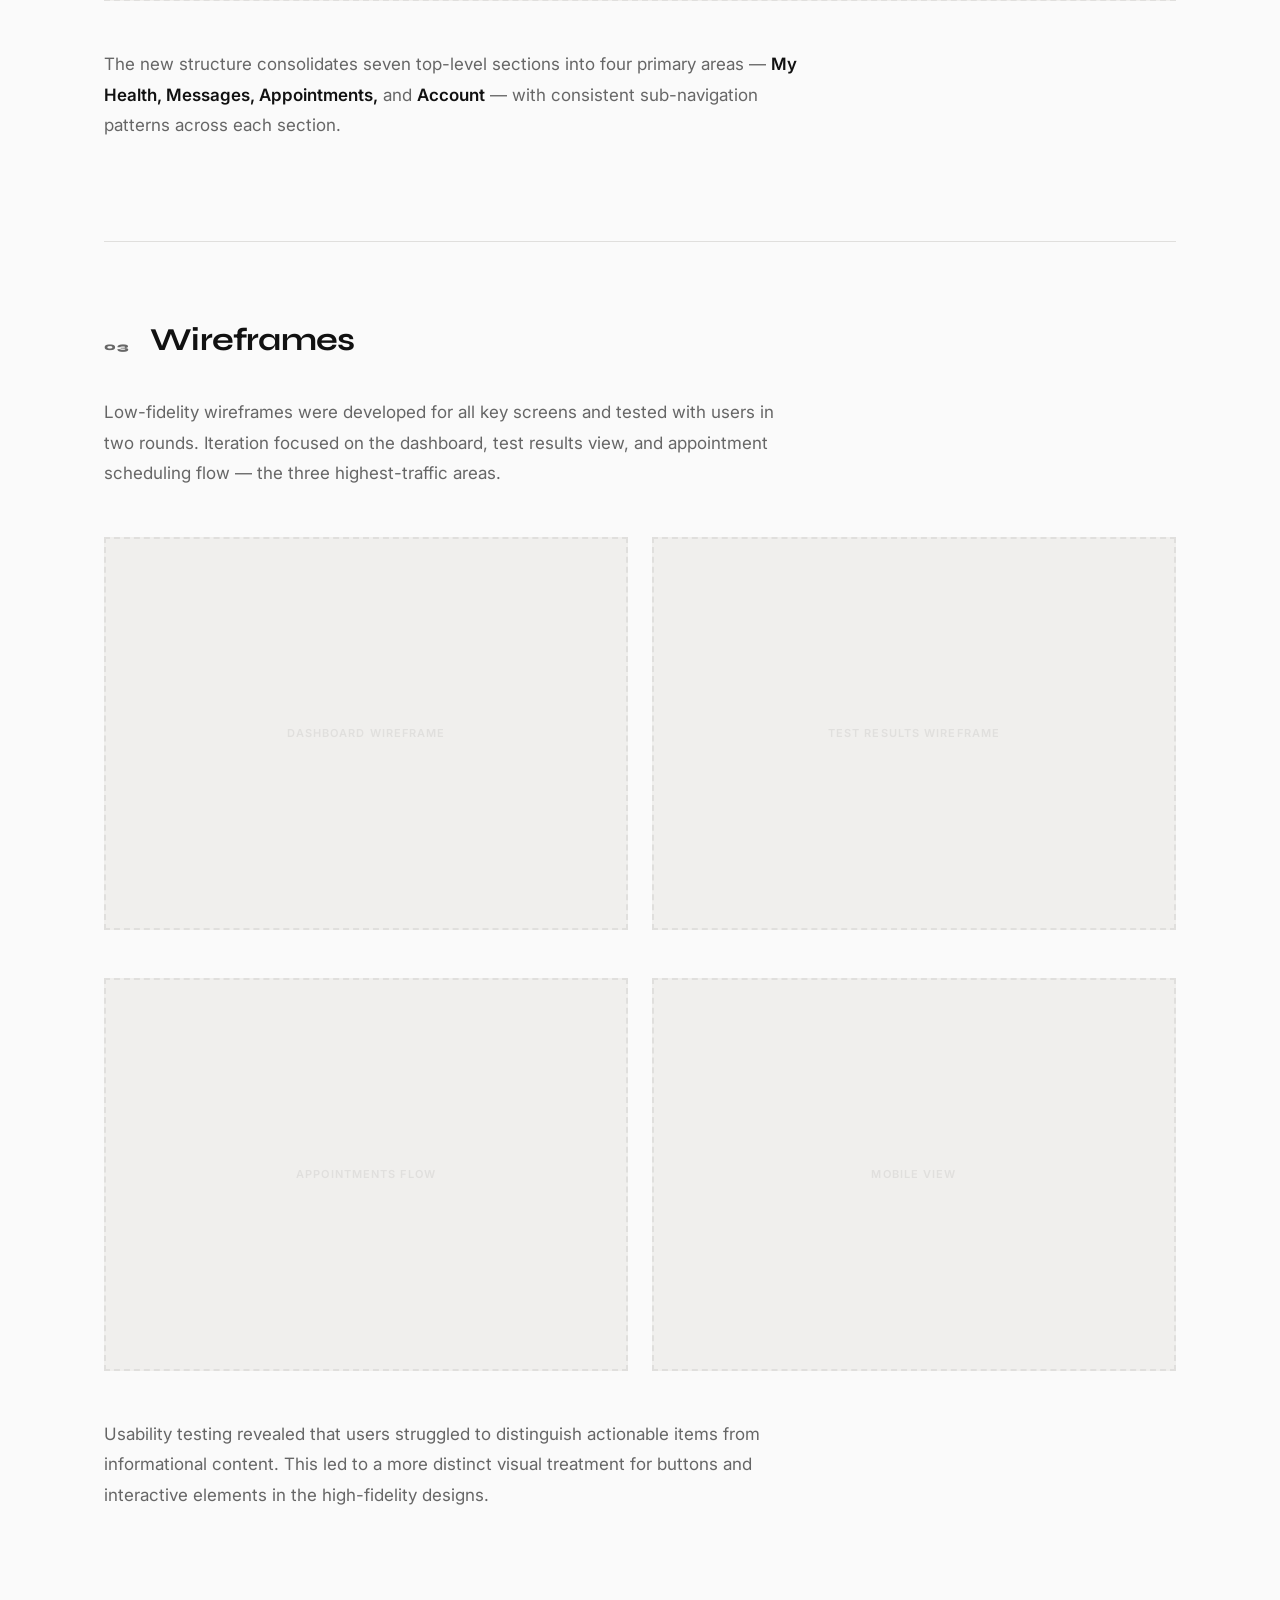
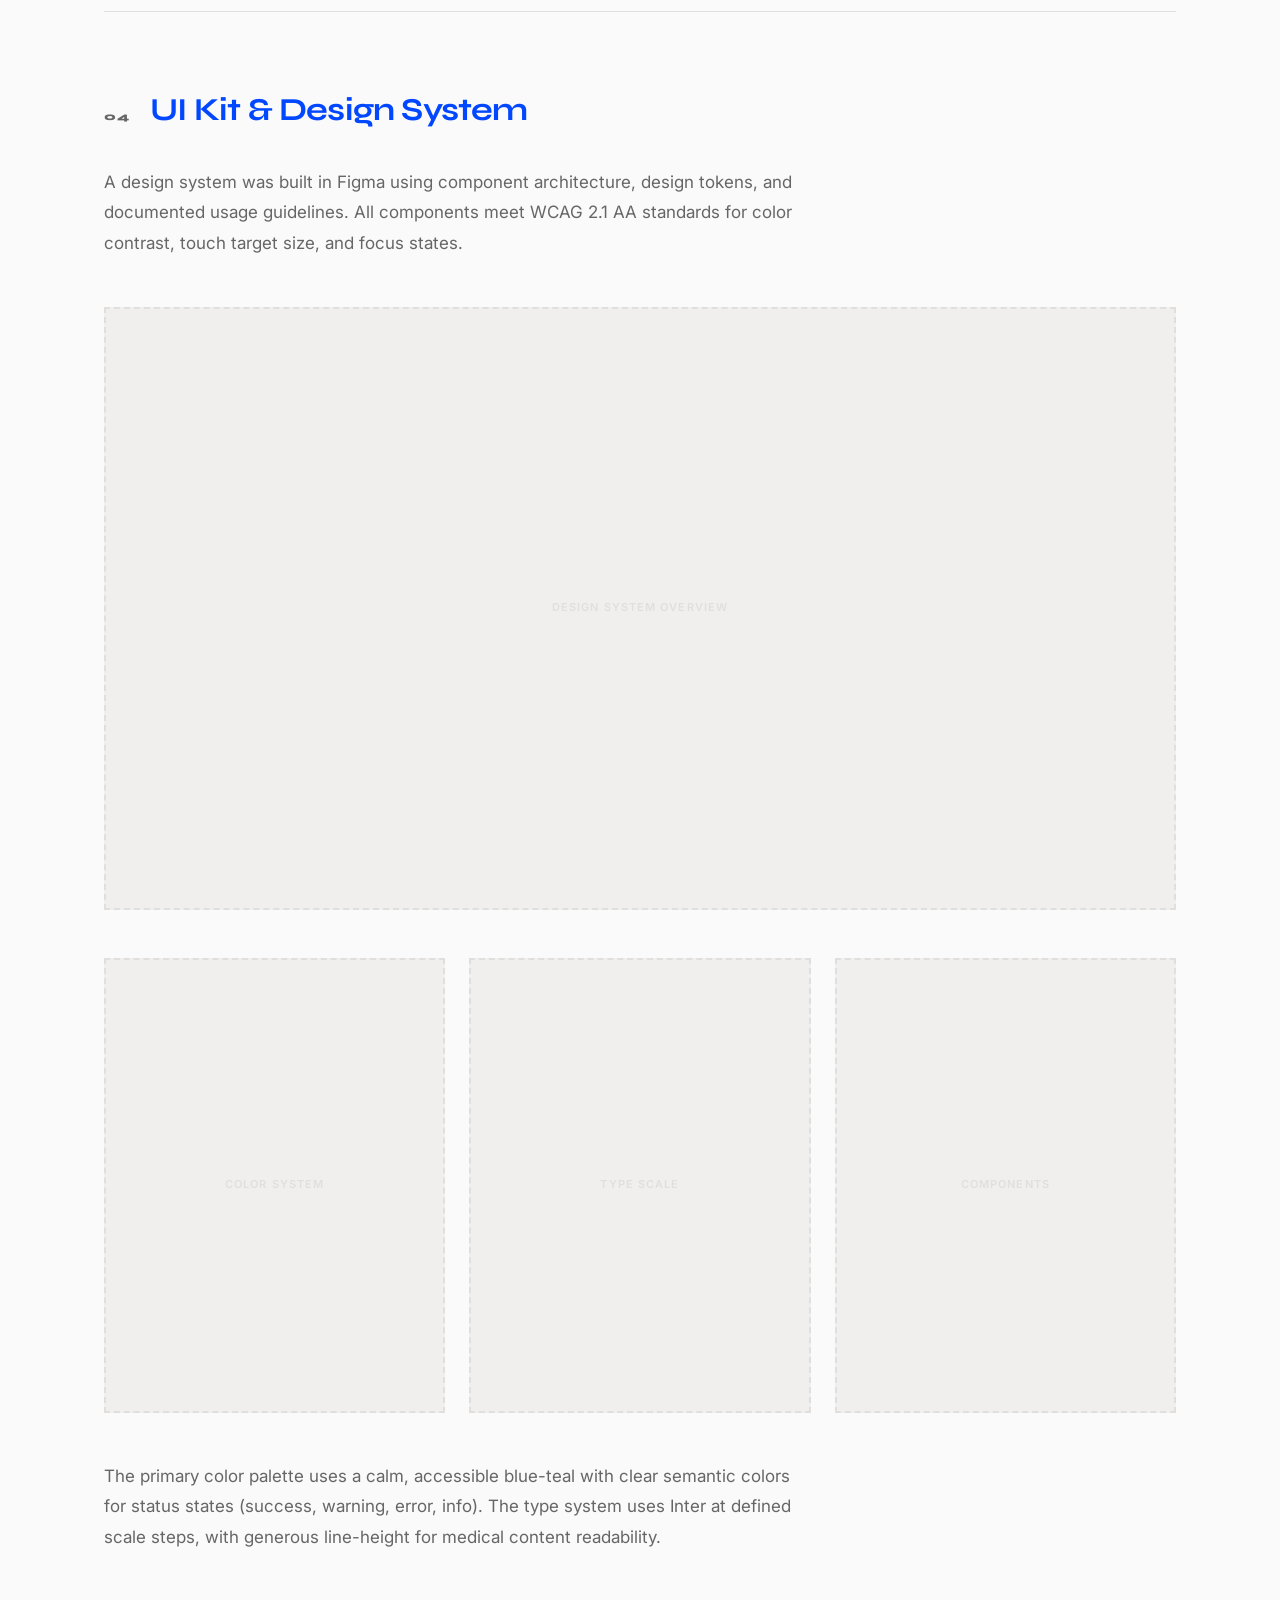
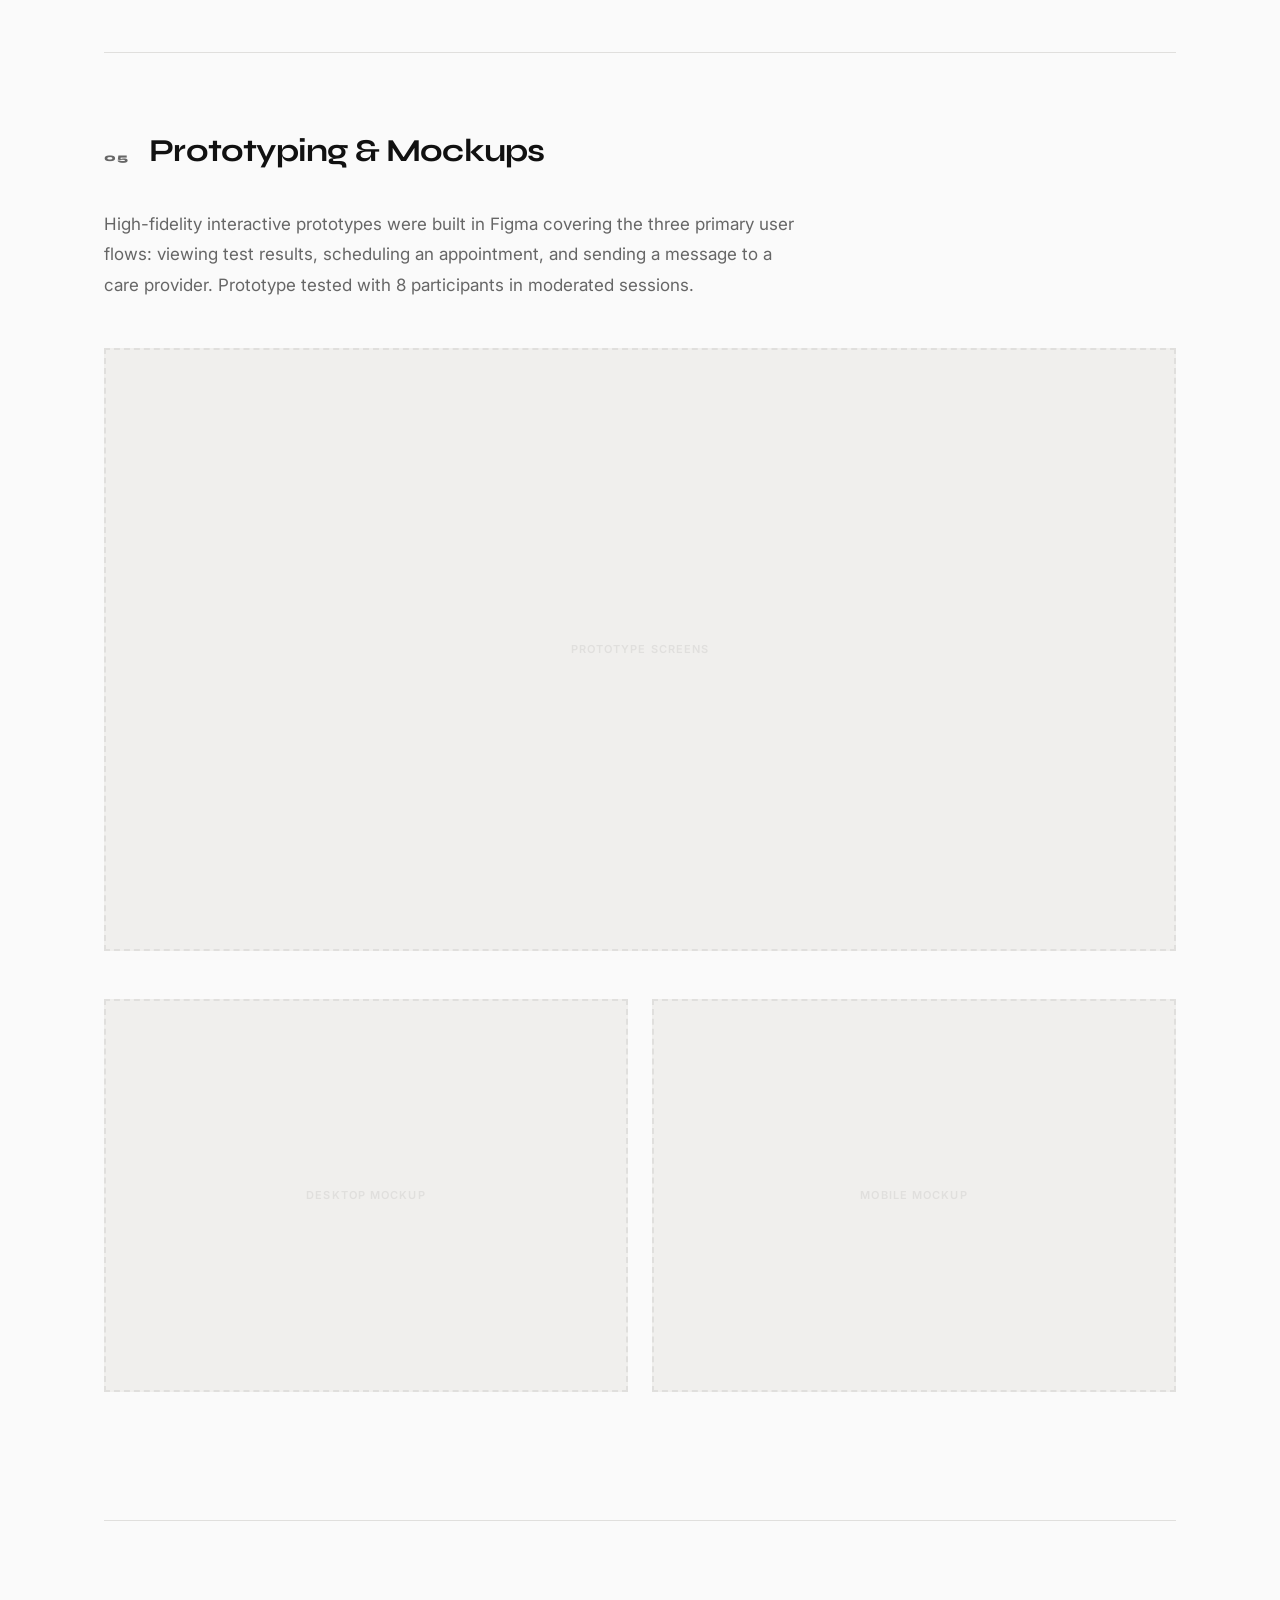
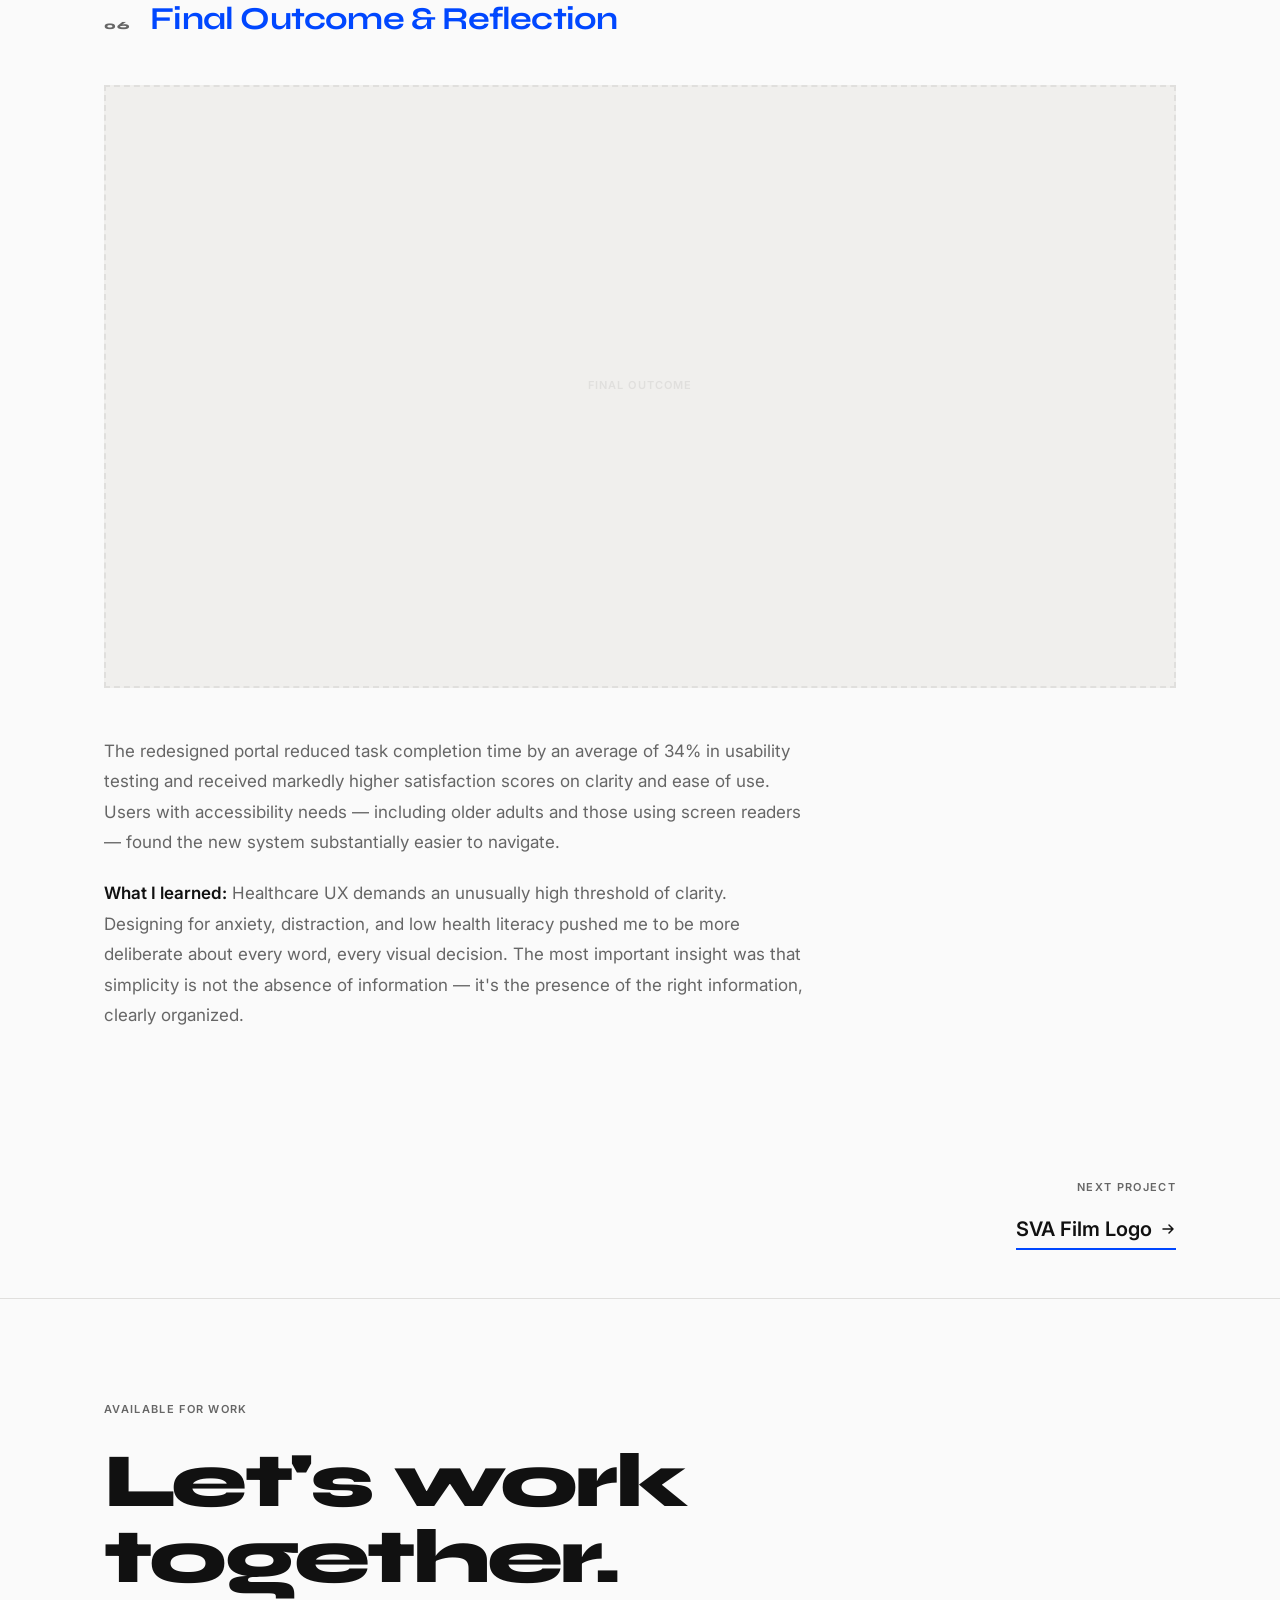
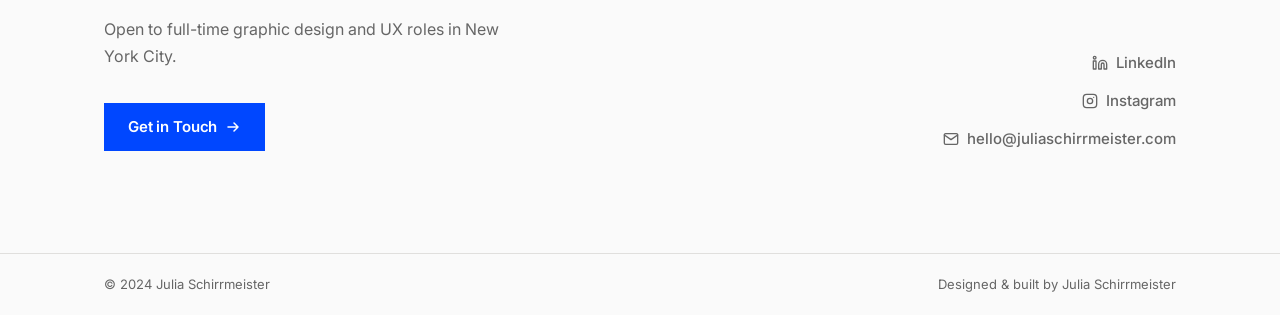
<file: .claude/worktrees/inspiring-brattain/projects/patient-portal.html>
<!DOCTYPE html>
<html lang="en" data-theme="">
<head>
  <meta charset="UTF-8">
  <meta name="viewport" content="width=device-width, initial-scale=1.0">
  <meta name="description" content="Patient Portal — UX case study by Julia Schirrmeister. UX design for a healthcare patient portal in Figma, from site map through final prototype.">
  <title>Patient Portal — Julia Schirrmeister</title>
  <link rel="preconnect" href="https://fonts.googleapis.com">
  <link rel="preconnect" href="https://fonts.gstatic.com" crossorigin>
  <link href="https://fonts.googleapis.com/css2?family=Syne:wght@400;500;600;700;800&family=Inter:ital,wght@0,300;0,400;0,500;0,600;1,400;1,600&display=swap" rel="stylesheet">
  <link rel="stylesheet" href="../styles.css">
  <script>
    (function(){var t=localStorage.getItem('theme');var d=window.matchMedia('(prefers-color-scheme:dark)').matches;if(t==='dark'||(t===null&&d))document.documentElement.setAttribute('data-theme','dark');})();
  </script>
</head>
<body>
  <a href="#main-content" class="skip-link">Skip to main content</a>

  <!-- NAV -->
  <header>
    <nav class="nav" aria-label="Main navigation">
      <div class="container nav-inner">
        <a href="../index.html" class="nav-brand">Julia Schirrmeister</a>
        <div class="nav-right">
          <ul class="nav-links" id="nav-links" role="list">
            <li class="nav-dropdown" role="none">
              <button class="nav-dropdown-trigger" aria-haspopup="listbox" aria-expanded="false" aria-controls="works-dropdown">
                Works
                <svg class="dropdown-chevron" viewBox="0 0 10 10" fill="none" aria-hidden="true"><path d="M2 3.5L5 6.5L8 3.5" stroke="currentColor" stroke-width="1.5" stroke-linecap="round" stroke-linejoin="round"/></svg>
              </button>
              <ul class="nav-dropdown-menu" id="works-dropdown" role="listbox" data-open="false">
                <li role="none"><a href="patient-portal.html" class="nav-dropdown-item" role="option"><span class="nav-dropdown-item-num">01</span>Patient Portal</a></li>
                <li role="none"><a href="sva-film-logo.html" class="nav-dropdown-item" role="option"><span class="nav-dropdown-item-num">02</span>SVA Film Logo</a></li>
                <li role="none"><a href="thesis-book.html" class="nav-dropdown-item" role="option"><span class="nav-dropdown-item-num">03</span>Thesis Book</a></li>
                <li role="none"><a href="capstone-zine.html" class="nav-dropdown-item" role="option"><span class="nav-dropdown-item-num">04</span>Capstone Zine</a></li>
                <li role="none"><a href="poster-series.html" class="nav-dropdown-item" role="option"><span class="nav-dropdown-item-num">05</span>Poster Series</a></li>
              </ul>
            </li>
            <li role="none"><a href="../about.html" class="nav-link">About</a></li>
            <li role="none"><a href="../art.html" class="nav-link">Art</a></li>
          </ul>
          <button class="theme-toggle" id="theme-toggle" aria-label="Switch to dark mode" title="Toggle dark mode">
            <svg class="icon-sun" width="20" height="20" viewBox="0 0 24 24" fill="none" aria-hidden="true"><circle cx="12" cy="12" r="5" stroke="currentColor" stroke-width="2"/><path d="M12 2v2M12 20v2M4.22 4.22l1.42 1.42M18.36 18.36l1.42 1.42M2 12h2M20 12h2M4.22 19.78l1.42-1.42M18.36 5.64l1.42-1.42" stroke="currentColor" stroke-width="2" stroke-linecap="round"/></svg>
            <svg class="icon-moon" width="20" height="20" viewBox="0 0 24 24" fill="none" aria-hidden="true"><path d="M21 12.79A9 9 0 1 1 11.21 3 7 7 0 0 0 21 12.79z" stroke="currentColor" stroke-width="2" stroke-linecap="round" stroke-linejoin="round"/></svg>
          </button>
          <button class="mobile-menu-toggle" id="mobile-menu-toggle" aria-label="Open navigation menu" aria-expanded="false" aria-controls="nav-links">
            <svg width="24" height="24" viewBox="0 0 24 24" fill="none" aria-hidden="true"><path d="M3 6h18M3 12h18M3 18h18" stroke="currentColor" stroke-width="2" stroke-linecap="round"/></svg>
          </button>
        </div>
      </div>
    </nav>
  </header>

  <!-- MAIN -->
  <main id="main-content" class="page-content">
    <div class="container">

      <!-- PROJECT HERO -->
      <section class="project-page-hero" aria-labelledby="project-title">
        <a href="../index.html#projects" class="back-nav" aria-label="Back to all works">
          <svg width="16" height="16" viewBox="0 0 16 16" fill="none" aria-hidden="true"><path d="M13 8H3M7 4l-4 4 4 4" stroke="currentColor" stroke-width="1.5" stroke-linecap="round" stroke-linejoin="round"/></svg>
          All Works
        </a>

        <div class="project-page-eyebrow">
          <span class="tag tag--blue">UX Design</span>
          <span class="tag">Figma</span>
          <span class="tag">Case Study</span>
        </div>

        <h1 class="project-page-title" id="project-title">Patient Portal</h1>
        <p class="project-page-overview">
          A comprehensive UX redesign of a healthcare patient portal — addressing pain points in navigation, information architecture, and task completion for patients managing their own care. The project spans research, IA, wireframing, design system, and interactive prototyping.
        </p>

        <div class="project-details-bar" aria-label="Project details">
          <div class="detail-item"><label>Role</label><span>UX Designer</span></div>
          <div class="detail-item"><label>Tools</label><span>Figma, Miro</span></div>
          <div class="detail-item"><label>Type</label><span>UX Case Study</span></div>
          <div class="detail-item"><label>Year</label><span>2024</span></div>
        </div>
      </section>

      <!-- HERO IMAGE -->
      <figure class="case-img-full" aria-label="Patient Portal hero image">
        <div class="img-placeholder" style="height:100%;">
          <!-- Replace with: <img src="../images/patient-portal/hero.jpg" alt="Patient Portal final UI screens"> -->
          Add Hero Image
        </div>
      </figure>

      <!-- 01 OVERVIEW -->
      <section class="case-section accent-blue" aria-labelledby="cs-01">
        <div class="case-section-label">
          <span class="case-section-num">01</span>
          <h2 class="case-section-title" id="cs-01">Project Overview &amp; Concept</h2>
        </div>
        <p class="case-text">
          <strong>The problem:</strong> Existing patient portals are notoriously difficult to use — cluttered interfaces, unclear navigation, and inaccessible design leave patients frustrated when managing appointments, test results, and communications with their care team.
        </p>
        <p class="case-text">
          This case study reimagines the patient portal experience with clarity, accessibility, and emotional ease at its center. The design prioritizes patients who may be anxious, elderly, or dealing with language barriers — users whose stakes are highest when the interface fails them.
        </p>
        <div class="highlight-block highlight-block--blue">
          <p>"Design for the hardest user, and everyone else benefits too."</p>
        </div>
        <p class="case-text">
          The concept is built around three principles: <strong>Find it fast</strong> (clear navigation and search), <strong>Understand it easily</strong> (plain language, visual hierarchy), and <strong>Act with confidence</strong> (clear calls to action, confirmation states).
        </p>
      </section>

      <!-- 02 SITE MAP / IA -->
      <section class="case-section" aria-labelledby="cs-02">
        <div class="case-section-label">
          <span class="case-section-num">02</span>
          <h2 class="case-section-title" id="cs-02">Site Map &amp; Information Architecture</h2>
        </div>
        <p class="case-text">
          The information architecture was rebuilt from scratch after a content audit revealed overlapping categories, buried features, and inconsistent naming conventions. Card sorting sessions with five users informed a simplified hierarchy.
        </p>
        <figure class="case-img-full" aria-label="Site map diagram">
          <div class="img-placeholder" style="height:100%;">
            <!-- Replace with: <img src="../images/patient-portal/site-map.jpg" alt="Patient Portal site map and information architecture diagram"> -->
            Site Map / IA Diagram
          </div>
        </figure>
        <p class="case-text">
          The new structure consolidates seven top-level sections into four primary areas — <strong>My Health, Messages, Appointments,</strong> and <strong>Account</strong> — with consistent sub-navigation patterns across each section.
        </p>
      </section>

      <!-- 03 WIREFRAMES -->
      <section class="case-section" aria-labelledby="cs-03">
        <div class="case-section-label">
          <span class="case-section-num">03</span>
          <h2 class="case-section-title" id="cs-03">Wireframes</h2>
        </div>
        <p class="case-text">
          Low-fidelity wireframes were developed for all key screens and tested with users in two rounds. Iteration focused on the dashboard, test results view, and appointment scheduling flow — the three highest-traffic areas.
        </p>
        <div class="case-img-half">
          <figure aria-label="Dashboard wireframe">
            <div class="img-placeholder" style="height:100%;">Dashboard Wireframe</div>
          </figure>
          <figure aria-label="Test results wireframe">
            <div class="img-placeholder" style="height:100%;">Test Results Wireframe</div>
          </figure>
        </div>
        <div class="case-img-half">
          <figure aria-label="Appointments flow wireframe">
            <div class="img-placeholder" style="height:100%;">Appointments Flow</div>
          </figure>
          <figure aria-label="Mobile wireframe">
            <div class="img-placeholder" style="height:100%;">Mobile View</div>
          </figure>
        </div>
        <p class="case-text">
          Usability testing revealed that users struggled to distinguish actionable items from informational content. This led to a more distinct visual treatment for buttons and interactive elements in the high-fidelity designs.
        </p>
      </section>

      <!-- 04 UI KIT / DESIGN SYSTEM -->
      <section class="case-section accent-blue" aria-labelledby="cs-04">
        <div class="case-section-label">
          <span class="case-section-num">04</span>
          <h2 class="case-section-title" id="cs-04">UI Kit &amp; Design System</h2>
        </div>
        <p class="case-text">
          A design system was built in Figma using component architecture, design tokens, and documented usage guidelines. All components meet WCAG 2.1 AA standards for color contrast, touch target size, and focus states.
        </p>
        <figure class="case-img-full" aria-label="Design system overview">
          <div class="img-placeholder" style="height:100%;">
            <!-- Replace with: <img src="../images/patient-portal/design-system.jpg" alt="Patient Portal design system — colors, typography, components"> -->
            Design System Overview
          </div>
        </figure>
        <div class="case-img-third">
          <figure aria-label="Color system">
            <div class="img-placeholder" style="height:100%;">Color System</div>
          </figure>
          <figure aria-label="Typography scale">
            <div class="img-placeholder" style="height:100%;">Type Scale</div>
          </figure>
          <figure aria-label="Component library">
            <div class="img-placeholder" style="height:100%;">Components</div>
          </figure>
        </div>
        <p class="case-text">
          The primary color palette uses a calm, accessible blue-teal with clear semantic colors for status states (success, warning, error, info). The type system uses Inter at defined scale steps, with generous line-height for medical content readability.
        </p>
      </section>

      <!-- 05 PROTOTYPING MOCKUPS -->
      <section class="case-section" aria-labelledby="cs-05">
        <div class="case-section-label">
          <span class="case-section-num">05</span>
          <h2 class="case-section-title" id="cs-05">Prototyping &amp; Mockups</h2>
        </div>
        <p class="case-text">
          High-fidelity interactive prototypes were built in Figma covering the three primary user flows: viewing test results, scheduling an appointment, and sending a message to a care provider. Prototype tested with 8 participants in moderated sessions.
        </p>
        <figure class="case-img-full" aria-label="High-fidelity prototype screens">
          <div class="img-placeholder" style="height:100%;">
            <!-- Replace with: <img src="../images/patient-portal/prototype.jpg" alt="Patient Portal high-fidelity prototype screens"> -->
            Prototype Screens
          </div>
        </figure>
        <div class="case-img-half">
          <figure aria-label="Desktop mockup">
            <div class="img-placeholder" style="height:100%;">Desktop Mockup</div>
          </figure>
          <figure aria-label="Mobile mockup">
            <div class="img-placeholder" style="height:100%;">Mobile Mockup</div>
          </figure>
        </div>
      </section>

      <!-- 06 FINAL OUTCOME + REFLECTION -->
      <section class="case-section accent-blue" aria-labelledby="cs-06">
        <div class="case-section-label">
          <span class="case-section-num">06</span>
          <h2 class="case-section-title" id="cs-06">Final Outcome &amp; Reflection</h2>
        </div>
        <figure class="case-img-full" aria-label="Final design presentation">
          <div class="img-placeholder" style="height:100%;">
            <!-- Replace with: <img src="../images/patient-portal/final.jpg" alt="Patient Portal final screens — dashboard and key flows"> -->
            Final Outcome
          </div>
        </figure>
        <p class="case-text">
          The redesigned portal reduced task completion time by an average of 34% in usability testing and received markedly higher satisfaction scores on clarity and ease of use. Users with accessibility needs — including older adults and those using screen readers — found the new system substantially easier to navigate.
        </p>
        <p class="case-text">
          <strong>What I learned:</strong> Healthcare UX demands an unusually high threshold of clarity. Designing for anxiety, distraction, and low health literacy pushed me to be more deliberate about every word, every visual decision. The most important insight was that simplicity is not the absence of information — it's the presence of the right information, clearly organized.
        </p>
      </section>

      <!-- NEXT PROJECT -->
      <nav class="case-section" style="padding-top:3rem; padding-bottom:3rem; text-align:right;" aria-label="Next project">
        <p class="eyebrow mb-2">Next Project</p>
        <a href="sva-film-logo.html" class="project-link" style="font-size:1.25rem;">
          SVA Film Logo
          <svg width="16" height="16" viewBox="0 0 16 16" fill="none" aria-hidden="true"><path d="M3 8h10M9 4l4 4-4 4" stroke="currentColor" stroke-width="1.5" stroke-linecap="round" stroke-linejoin="round"/></svg>
        </a>
      </nav>

    </div>
  </main>

  <!-- FOOTER -->
  <footer class="footer" aria-label="Site footer">
    <div class="container">
      <div class="footer-cta">
        <div>
          <p class="eyebrow mb-3">Available for Work</p>
          <h2 class="footer-headline">Let's work<br>together.</h2>
          <p class="footer-sub">Open to full-time graphic design and UX roles in New York City.</p>
          <a href="mailto:hello@juliaschirrmeister.com" class="btn btn-primary">Get in Touch <svg width="16" height="16" viewBox="0 0 16 16" fill="none" aria-hidden="true"><path d="M3 8h10M9 4l4 4-4 4" stroke="currentColor" stroke-width="1.5" stroke-linecap="round" stroke-linejoin="round"/></svg></a>
        </div>
        <nav class="footer-contact" aria-label="Contact and social links">
          <a href="https://linkedin.com/in/julia-schirrmeister" class="contact-link" target="_blank" rel="noopener noreferrer" aria-label="LinkedIn (opens in new tab)"><svg width="16" height="16" viewBox="0 0 24 24" fill="none" aria-hidden="true"><path d="M16 8a6 6 0 0 1 6 6v7h-4v-7a2 2 0 0 0-2-2 2 2 0 0 0-2 2v7h-4v-7a6 6 0 0 1 6-6zM2 9h4v12H2z" stroke="currentColor" stroke-width="2" stroke-linecap="round" stroke-linejoin="round"/><circle cx="4" cy="4" r="2" stroke="currentColor" stroke-width="2"/></svg>LinkedIn</a>
          <a href="https://instagram.com/juliaschirrmeister" class="contact-link" target="_blank" rel="noopener noreferrer" aria-label="Instagram (opens in new tab)"><svg width="16" height="16" viewBox="0 0 24 24" fill="none" aria-hidden="true"><rect x="2" y="2" width="20" height="20" rx="5" stroke="currentColor" stroke-width="2"/><circle cx="12" cy="12" r="4" stroke="currentColor" stroke-width="2"/><circle cx="17.5" cy="6.5" r="1" fill="currentColor"/></svg>Instagram</a>
          <a href="mailto:hello@juliaschirrmeister.com" class="contact-link"><svg width="16" height="16" viewBox="0 0 24 24" fill="none" aria-hidden="true"><rect x="2" y="4" width="20" height="16" rx="2" stroke="currentColor" stroke-width="2"/><polyline points="22,6 12,13 2,6" stroke="currentColor" stroke-width="2" stroke-linecap="round" stroke-linejoin="round"/></svg>hello@juliaschirrmeister.com</a>
        </nav>
      </div>
    </div>
    <div class="footer-bottom"><div class="container footer-bottom-inner"><span>© 2024 Julia Schirrmeister</span><span>Designed &amp; built by Julia Schirrmeister</span></div></div>
  </footer>

  <script src="../script.js"></script>
</body>
</html>
</file>
<file: styles.css>
/* ============================================================
   Julia Schirrmeister — Portfolio
   Global Stylesheet
   ============================================================ */

/* === Google Fonts === */
@import url('https://fonts.googleapis.com/css2?family=Syne:wght@400;500;600;700;800&family=Inter:ital,wght@0,300;0,400;0,500;0,600;1,400;1,600&display=swap');

/* === CSS Custom Properties === */
:root {
  /* Accent Colors */
  --blue:   #0047FF;
  --red:    #FF2020;
  --yellow: #FFD600;

  /* Light Mode */
  --bg:          #F9FAFB;
  --bg-alt:      #EEEEF0;
  --text:        #101720;
  --text-muted:  #5A6070;
  --border:      #E0DFDD;
  --nav-bg:      rgba(249, 250, 251, 0.95);

  /* Typography */
  --font-display: 'Syne', sans-serif;
  --font-body:    'Inter', sans-serif;

  /* Layout */
  --max-w:       1200px;
  --px:          clamp(1.25rem, 5vw, 4rem);
  --section-gap: clamp(5rem, 10vw, 9rem);

  /* Transitions */
  --t:      0.2s ease;
  --t-slow: 0.4s ease;
}

[data-theme="dark"] {
  --bg:         #0D0D0D;
  --bg-alt:     #1A1A1A;
  --text:       #F0F0F0;
  --text-muted: #999999;
  --border:     #2C2C2C;
  --nav-bg:     rgba(13, 13, 13, 0.95);
}

/* === Reset === */
*, *::before, *::after {
  box-sizing: border-box;
  margin: 0;
  padding: 0;
}

html {
  font-size: 16px;
  scroll-behavior: smooth;
  -webkit-text-size-adjust: 100%;
}

body {
  font-family: var(--font-body);
  background-color: var(--bg);
  color: var(--text);
  line-height: 1.6;
  transition: background-color var(--t-slow), color var(--t-slow);
  overflow-x: hidden;
}

img {
  max-width: 100%;
  height: auto;
  display: block;
}

a {
  color: inherit;
  text-decoration: none;
}

ul, ol { list-style: none; }
button { cursor: pointer; border: none; background: none; font-family: inherit; font-size: inherit; color: inherit; }

/* === Accessibility: Skip Link === */
.skip-link {
  position: absolute;
  top: -100px;
  left: 1rem;
  z-index: 9999;
  background: var(--blue);
  color: #fff;
  padding: 0.5rem 1.25rem;
  font-family: var(--font-body);
  font-size: 0.875rem;
  font-weight: 600;
  transition: top 0.2s;
}
.skip-link:focus { top: 0; }

/* === Focus styles (WCAG) === */
*:focus-visible {
  outline: 2px solid var(--blue);
  outline-offset: 3px;
  border-radius: 2px;
}

/* === Reduced Motion === */
@media (prefers-reduced-motion: reduce) {
  *, *::before, *::after {
    animation-duration: 0.01ms !important;
    transition-duration: 0.01ms !important;
  }
  html { scroll-behavior: auto; }
}

/* ============================================================
   TYPOGRAPHY
   ============================================================ */

h1, h2, h3, h4, h5, h6 {
  font-family: var(--font-display);
  font-weight: 700;
  line-height: 1.1;
  letter-spacing: -0.02em;
}

.eyebrow {
  font-family: var(--font-body);
  font-size: 0.6875rem;
  font-weight: 600;
  letter-spacing: 0.12em;
  text-transform: uppercase;
  color: var(--text-muted);
}

/* ============================================================
   LAYOUT UTILITIES
   ============================================================ */

.container {
  width: 100%;
  max-width: var(--max-w);
  margin: 0 auto;
  padding-left: var(--px);
  padding-right: var(--px);
}

.section {
  padding-top: var(--section-gap);
  padding-bottom: var(--section-gap);
}

.visually-hidden {
  position: absolute;
  width: 1px; height: 1px;
  padding: 0; margin: -1px;
  overflow: hidden;
  clip: rect(0,0,0,0);
  white-space: nowrap;
  border-width: 0;
}

/* ============================================================
   NAVIGATION
   ============================================================ */

.nav {
  position: fixed;
  top: 0; left: 0; right: 0;
  z-index: 100;
  background: var(--nav-bg);
  backdrop-filter: blur(12px);
  -webkit-backdrop-filter: blur(12px);
  border-bottom: 1px solid var(--border);
  transition: background-color var(--t-slow), border-color var(--t-slow);
}

.nav-inner {
  display: flex;
  align-items: center;
  justify-content: space-between;
  height: 64px;
  gap: 2rem;
}

.nav-brand {
  font-family: var(--font-display);
  font-size: 1.25rem;
  font-weight: 700;
  letter-spacing: -0.01em;
  white-space: nowrap;
  color: var(--text);
  transition: color var(--t);
}
.nav-brand:hover { color: var(--blue); }

.nav-right {
  display: flex;
  align-items: center;
  gap: 0.25rem;
}

.nav-links {
  display: flex;
  align-items: center;
  gap: 0;
}

/* Shared link styles */
.nav-link,
.nav-dropdown-trigger {
  font-family: var(--font-body);
  font-size: 0.9375rem;
  font-weight: 500;
  color: var(--text);
  padding: 0.5rem 0.875rem;
  position: relative;
  transition: color var(--t);
  text-decoration: none;
}

/* Animated underline */
.nav-link::after,
.nav-dropdown-trigger::after {
  content: '';
  position: absolute;
  bottom: 4px;
  left: 0.875rem;
  right: 0.875rem;
  height: 2px;
  background: var(--blue);
  transform: scaleX(0);
  transform-origin: left;
  transition: transform var(--t);
}

.nav-link:hover { color: var(--blue); }
.nav-link:hover::after,
.nav-link.active::after { transform: scaleX(1); }
.nav-link.active { color: var(--blue); font-weight: 600; }

/* Bold on click */
.nav-link:active { font-weight: 700; }

/* Dropdown */
.nav-dropdown { position: relative; }

.nav-dropdown-trigger {
  display: inline-flex;
  align-items: center;
  gap: 0.375rem;
  background: none;
  border: none;
}
.nav-dropdown-trigger:hover { color: var(--blue); }
.nav-dropdown-trigger:hover::after { transform: scaleX(1); }

.dropdown-chevron {
  width: 10px; height: 10px;
  transition: transform var(--t);
  flex-shrink: 0;
}
.nav-dropdown-trigger[aria-expanded="true"] .dropdown-chevron { transform: rotate(180deg); }

.nav-dropdown-menu {
  position: absolute;
  top: calc(100% + 6px);
  left: 0;
  background: var(--bg);
  border: 1px solid var(--border);
  min-width: 230px;
  padding: 0.375rem;
  box-shadow: 0 8px 32px rgba(0,0,0,0.10);
  opacity: 0;
  visibility: hidden;
  pointer-events: none;
  transform: translateY(-6px);
  transition: opacity var(--t), visibility var(--t), transform var(--t);
}
.nav-dropdown-menu[data-open="true"] {
  opacity: 1;
  visibility: visible;
  pointer-events: auto;
  transform: translateY(0);
}

.nav-dropdown-item {
  display: flex;
  align-items: center;
  gap: 0.875rem;
  padding: 0.625rem 0.75rem;
  font-size: 0.875rem;
  font-weight: 500;
  color: var(--text);
  text-decoration: none;
  transition: background-color var(--t), color var(--t);
  border-radius: 2px;
}
.nav-dropdown-item:hover {
  background: var(--bg-alt);
  color: var(--blue);
}
.nav-dropdown-item-num {
  font-size: 0.6875rem;
  font-family: var(--font-display);
  font-weight: 700;
  color: var(--text-muted);
  min-width: 16px;
}

/* Dark mode toggle */
.theme-toggle {
  display: flex;
  align-items: center;
  justify-content: center;
  width: 36px; height: 36px;
  border-radius: 50%;
  color: var(--text);
  transition: background-color var(--t), color var(--t);
  flex-shrink: 0;
  margin-left: 0.5rem;
}
.theme-toggle:hover {
  background: var(--bg-alt);
  color: var(--blue);
}
.icon-sun  { display: none; }
.icon-moon { display: block; }
[data-theme="dark"] .icon-sun  { display: block; }
[data-theme="dark"] .icon-moon { display: none; }

/* Mobile hamburger */
.mobile-menu-toggle {
  display: none;
  align-items: center;
  justify-content: center;
  width: 36px; height: 36px;
  color: var(--text);
  transition: color var(--t);
  margin-left: 0.25rem;
}
.mobile-menu-toggle:hover { color: var(--blue); }

/* ============================================================
   BUTTONS
   ============================================================ */

.btn {
  display: inline-flex;
  align-items: center;
  gap: 0.5rem;
  padding: 0.75rem 1.5rem;
  font-family: var(--font-body);
  font-size: 0.9375rem;
  font-weight: 600;
  letter-spacing: -0.01em;
  text-decoration: none;
  transition: background-color var(--t), color var(--t), border-color var(--t), transform var(--t), box-shadow var(--t);
  cursor: pointer;
  border: none;
}
.btn:hover { transform: translateY(-1px); }
.btn:active { transform: translateY(0); }

.btn-primary {
  background: var(--blue);
  color: #fff;
}
.btn-primary:hover {
  background: #003ACC;
  box-shadow: 0 4px 16px rgba(0,71,255,0.3);
}

.btn-ghost {
  background: transparent;
  color: var(--text);
  border: 1.5px solid var(--border);
}
.btn-ghost:hover {
  border-color: var(--blue);
  color: var(--blue);
}

/* ============================================================
   TAGS
   ============================================================ */

.tag {
  display: inline-block;
  font-size: 0.875rem;
  font-weight: 600;
  letter-spacing: 0.06em;
  text-transform: uppercase;
  padding: 0.35rem 0.875rem;
  background: var(--bg-alt);
  color: var(--text-muted);
}
.tag--blue {
  background: rgba(0,71,255,0.08);
  color: var(--blue);
}
.tag--red {
  background: rgba(255,32,32,0.08);
  color: var(--red);
}
[data-theme="dark"] .tag--blue { background: rgba(0,71,255,0.18); }
[data-theme="dark"] .tag--red  { background: rgba(255,32,32,0.18); }

/* ============================================================
   HERO SECTION
   ============================================================ */

.hero {
  display: flex;
  flex-direction: column;
  justify-content: center;
  padding-top: 8rem;
  padding-bottom: 2.5rem;
}

.hero-eyebrow { margin-bottom: 1.75rem; }

.hero-headline {
  font-size: clamp(2rem, 5vw, 4.5rem);
  font-family: var(--font-display);
  font-weight: 800;
  line-height: 0.95;
  letter-spacing: -0.04em;
  margin-bottom: 1.75rem;
  max-width: 75%;
  animation: fadeUp 0.7s ease 0.1s both;
}
.hero-headline em {
  font-style: italic;
  color: var(--blue);
}

.hero-sub {
  font-size: clamp(1rem, 1.5vw, 1.125rem);
  color: var(--text-muted);
  max-width: 500px;
  line-height: 1.7;
  margin-bottom: 0;
  animation: fadeUp 0.7s ease 0.25s both;
}

.hero-statement {
  font-family: var(--font-display);
  font-weight: 800;
  font-size: clamp(1.25rem, 2.2vw, 2rem);
  line-height: 1.3;
  letter-spacing: -0.02em;
  color: var(--text);
  max-width: 780px;
  margin-bottom: 0;
  animation: fadeUp 0.7s ease 0.25s both;
}

.hero-cta-group {
  display: flex;
  align-items: center;
  gap: 1rem;
  flex-wrap: wrap;
  animation: fadeUp 0.7s ease 0.4s both;
}

@keyframes fadeUp {
  from { opacity: 0; transform: translateY(16px); }
  to   { opacity: 1; transform: translateY(0); }
}

/* ============================================================
   PROJECTS LIST (HOMEPAGE)
   ============================================================ */

.projects-section-header {
  display: flex;
  align-items: baseline;
  gap: 1.5rem;
  padding-bottom: 2.5rem;
  border-bottom: 1px solid var(--border);
  margin-bottom: 0;
}
.projects-section-header h2 {
  font-size: clamp(1.75rem, 3vw, 2.5rem);
}

.projects-list { }

.project-item {
  display: grid;
  grid-template-columns: 1fr 1fr;
  gap: clamp(2rem, 5vw, 5rem);
  align-items: center;
  padding: clamp(1.5rem, 3vw, 2.5rem) 0;
  border-bottom: 1px solid var(--border);
}
.project-item:last-child { border-bottom: none; }

.project-meta {
  display: flex;
  align-items: center;
  gap: 1rem;
  margin-bottom: 1rem;
  flex-wrap: wrap;
}

.project-num {
  font-family: var(--font-display);
  font-size: 1.5rem;
  font-weight: 800;
  letter-spacing: 0.1em;
  color: var(--text-muted);
  line-height: 1;
  align-self: stretch;
  display: flex;
  align-items: center;
}
.project-item--blue .project-num { color: var(--blue); }
.project-item--red  .project-num { color: var(--red); }

.project-title {
  font-family: var(--font-display);
  font-size: clamp(1.5rem, 2.75vw, 2.25rem);
  font-weight: 700;
  margin-bottom: 0.875rem;
  letter-spacing: -0.025em;
  line-height: 1.15;
}

.project-desc {
  font-size: 1rem;
  color: var(--text-muted);
  line-height: 1.75;
  margin-bottom: 1.75rem;
  max-width: 440px;
}

.project-link {
  display: inline-flex;
  align-items: center;
  gap: 0.5rem;
  font-size: 0.9375rem;
  font-weight: 600;
  color: var(--text);
  text-decoration: none;
  padding-bottom: 3px;
  border-bottom: 2px solid var(--blue);
  transition: color var(--t), gap var(--t);
}
.project-link:hover {
  color: var(--blue);
  gap: 0.75rem;
}

.project-img {
  aspect-ratio: 4 / 3;
  background: var(--bg-alt);
  overflow: hidden;
  position: relative;
}
.project-img img {
  width: 100%; height: 100%;
  object-fit: cover;
  transition: transform 0.5s ease;
}
.project-item:hover .project-img img { transform: scale(1.04); }

/* Image placeholder */
.img-placeholder {
  width: 100%; height: 100%;
  display: flex;
  align-items: center;
  justify-content: center;
  flex-direction: column;
  gap: 0.5rem;
  font-size: 0.6875rem;
  font-weight: 600;
  letter-spacing: 0.1em;
  text-transform: uppercase;
  color: var(--border);
  border: 2px dashed var(--border);
  transition: border-color var(--t), color var(--t);
}
.project-item:hover .img-placeholder {
  border-color: var(--text-muted);
  color: var(--text-muted);
}

/* ============================================================
   FOOTER / CTA
   ============================================================ */

.footer { border-top: 1px solid var(--border); }

.footer-cta {
  padding: clamp(2rem, 4vw, 3.5rem) 0;
  display: grid;
  grid-template-columns: 1fr auto;
  gap: clamp(2rem, 5vw, 6rem);
  align-items: end;
}

.footer-headline {
  font-family: var(--font-display);
  font-size: clamp(2.5rem, 6vw, 5rem);
  font-weight: 800;
  letter-spacing: -0.035em;
  line-height: 1.0;
  margin-bottom: 1.25rem;
}

.footer-sub {
  font-size: 1rem;
  color: var(--text-muted);
  margin-bottom: 2rem;
  max-width: 420px;
  line-height: 1.7;
}

.footer-contact {
  display: flex;
  flex-direction: column;
  align-items: flex-start;
  gap: 0.875rem;
}

.contact-link {
  display: inline-flex;
  align-items: center;
  gap: 0.5rem;
  font-size: 0.9375rem;
  font-weight: 500;
  color: var(--text-muted);
  text-decoration: none;
  transition: color var(--t);
}
.contact-link:hover { color: var(--blue); }

.footer-bottom {
  border-top: 1px solid var(--border);
  padding: 1.25rem 0;
}
.footer-bottom-inner {
  display: flex;
  justify-content: space-between;
  align-items: center;
  font-size: 0.8125rem;
  color: var(--text-muted);
}

/* ============================================================
   PROJECT PAGE — CASE STUDY
   ============================================================ */

.project-page-hero {
  padding-top: 7rem;
  padding-bottom: 1rem;
}

.back-nav {
  display: inline-flex;
  align-items: center;
  gap: 0.5rem;
  font-size: 0.875rem;
  font-weight: 600;
  color: var(--text-muted);
  text-decoration: none;
  margin-bottom: 2.5rem;
  transition: color var(--t), gap var(--t);
}
.back-nav:hover { color: var(--blue); gap: 0.75rem; }

.project-page-eyebrow {
  display: flex;
  gap: 0.75rem;
  flex-wrap: wrap;
  margin-bottom: 1.5rem;
}

.project-page-title {
  font-size: clamp(2.5rem, 6.5vw, 5.5rem);
  font-family: var(--font-display);
  font-weight: 800;
  letter-spacing: -0.035em;
  line-height: 0.95;
  margin-bottom: 1.75rem;
}

.project-page-overview {
  font-size: clamp(1rem, 1.5vw, 1.1875rem);
  color: var(--text-muted);
  max-width: 680px;
  line-height: 1.8;
}

/* Project details bar */
.project-details-bar {
  display: grid;
  grid-template-columns: repeat(auto-fit, minmax(130px, 1fr));
  gap: 2rem;
  padding: 2.5rem 0;
  border-top: 1px solid var(--border);
  border-bottom: 1px solid var(--border);
  margin: 2rem 0 0;
}
.detail-item label {
  display: block;
  font-size: 0.6875rem;
  font-weight: 600;
  letter-spacing: 0.1em;
  text-transform: uppercase;
  color: var(--text-muted);
  margin-bottom: 0.375rem;
}
.detail-item span {
  font-size: 1rem;
  font-weight: 600;
  font-family: var(--font-display);
}

/* Case study sections */
.case-section {
  padding: 5rem 0;
  border-bottom: 1px solid var(--border);
}
.case-section:last-of-type { border-bottom: none; }

.case-section-label {
  display: flex;
  align-items: baseline;
  gap: 1.25rem;
  margin-bottom: 2.5rem;
}
.case-section-num {
  font-family: var(--font-display);
  font-size: 0.6875rem;
  font-weight: 800;
  letter-spacing: 0.1em;
  color: var(--text-muted);
  flex-shrink: 0;
}
.case-section-title {
  font-family: var(--font-display);
  font-size: clamp(1.5rem, 2.5vw, 2rem);
  font-weight: 700;
  letter-spacing: -0.025em;
}

/* Accent title colors */
.accent-blue .case-section-title { color: var(--blue); }
.accent-red  .case-section-title { color: var(--red); }

.case-text {
  font-size: 1.0625rem;
  color: var(--text-muted);
  line-height: 1.8;
  max-width: 700px;
  margin-bottom: 1.25rem;
}
.case-text strong { color: var(--text); font-weight: 600; }

/* Image layouts */
.case-img-full {
  width: 100%;
  aspect-ratio: 16 / 9;
  background: var(--bg-alt);
  margin: 3rem 0;
  overflow: hidden;
}
.case-img-full img { width: 100%; height: 100%; object-fit: cover; }

.case-img-tall {
  width: 100%;
  aspect-ratio: 4 / 3;
  background: var(--bg-alt);
  margin: 3rem 0;
  overflow: hidden;
}

.case-img-half {
  display: grid;
  grid-template-columns: 1fr 1fr;
  gap: 1.5rem;
  margin: 3rem 0;
}
.case-img-half > figure {
  aspect-ratio: 4 / 3;
  background: var(--bg-alt);
  overflow: hidden;
}

.case-img-third {
  display: grid;
  grid-template-columns: repeat(3, 1fr);
  gap: 1.5rem;
  margin: 3rem 0;
}
.case-img-third > figure {
  aspect-ratio: 3 / 4;
  background: var(--bg-alt);
  overflow: hidden;
}

.case-img-quarter {
  display: grid;
  grid-template-columns: repeat(4, 1fr);
  gap: 1rem;
  margin: 3rem 0;
}
.case-img-quarter > figure {
  aspect-ratio: 1;
  background: var(--bg-alt);
  overflow: hidden;
}

.case-img-full img,
.case-img-tall img,
.case-img-half > figure img,
.case-img-third > figure img,
.case-img-quarter > figure img {
  width: 100%; height: 100%; object-fit: cover;
}

figcaption {
  font-size: 0.8125rem;
  color: var(--text-muted);
  margin-top: 0.625rem;
  line-height: 1.5;
}

/* Highlight block */
.highlight-block {
  padding: 3rem;
  margin: 3rem 0;
}
.highlight-block--blue {
  background: var(--blue);
  color: #fff;
}
.highlight-block--red {
  background: var(--red);
  color: #fff;
}
.highlight-block--yellow {
  background: var(--yellow);
  color: #111;
}
.highlight-block p {
  font-family: var(--font-display);
  font-size: clamp(1.25rem, 2.5vw, 1.875rem);
  font-weight: 700;
  line-height: 1.3;
  letter-spacing: -0.02em;
}

/* ============================================================
   ABOUT PAGE
   ============================================================ */

.about-hero {
  padding-top: 8rem;
  padding-bottom: 5rem;
  border-bottom: 1px solid var(--border);
}

.about-hero-eyebrow { margin-bottom: 1.5rem; }

.about-hero-title {
  font-family: var(--font-display);
  font-size: clamp(3rem, 7vw, 6rem);
  font-weight: 800;
  letter-spacing: -0.04em;
  line-height: 0.95;
}
.about-hero-title em {
  font-style: italic;
  color: var(--blue);
}

.about-grid {
  display: grid;
  grid-template-columns: 1fr 1.5fr;
  gap: clamp(3rem, 7vw, 7rem);
  align-items: start;
  padding: 5rem 0;
}

.about-img-wrap {
  position: sticky;
  top: 80px;
}
.about-img {
  aspect-ratio: 3 / 4;
  background: var(--bg-alt);
  overflow: hidden;
}
.about-img img {
  width: 100%; height: 100%;
  object-fit: cover;
}

.about-content h2 {
  font-size: clamp(1.5rem, 3vw, 2.25rem);
  font-family: var(--font-display);
  font-weight: 700;
  margin-bottom: 0.5rem;
  letter-spacing: -0.025em;
}

.about-content .eyebrow { margin-bottom: 2.5rem; }

.about-content p {
  font-size: 1.0625rem;
  line-height: 1.85;
  color: var(--text-muted);
  margin-bottom: 1.5rem;
  max-width: 560px;
}
.about-content p strong {
  color: var(--text);
  font-weight: 600;
}

.about-divider {
  border: none;
  border-top: 1px solid var(--border);
  margin: 2.5rem 0;
}

.skills-label {
  font-size: 0.6875rem;
  font-weight: 600;
  letter-spacing: 0.1em;
  text-transform: uppercase;
  color: var(--text-muted);
  margin-bottom: 1.25rem;
}

.skills-grid {
  display: grid;
  grid-template-columns: 1fr 1fr;
  gap: 0;
}
.skill-item {
  font-size: 0.9375rem;
  padding: 0.625rem 0;
  border-bottom: 1px solid var(--border);
  color: var(--text);
}
.skill-item:last-child,
.skill-item:nth-last-child(2):nth-child(odd) { border-bottom: none; }

/* ============================================================
   ART GALLERY
   ============================================================ */

.art-hero {
  padding-top: 8rem;
  padding-bottom: 3.5rem;
  border-bottom: 1px solid var(--border);
}

.art-hero-title {
  font-family: var(--font-display);
  font-size: clamp(3rem, 7vw, 6rem);
  font-weight: 800;
  letter-spacing: -0.04em;
  line-height: 0.95;
  margin-bottom: 1rem;
}

.art-hero-sub {
  font-size: 1.0625rem;
  color: var(--text-muted);
  max-width: 520px;
  line-height: 1.7;
}

.gallery-grid {
  display: grid;
  grid-template-columns: repeat(3, 1fr);
  gap: 1.5rem;
  align-items: start;
  padding: 4rem 0;
}

.gallery-item {
  cursor: pointer;
}

.gallery-item-img {
  display: block;
  width: 100%;
  background: var(--bg-alt);
  overflow: hidden;
  transition: opacity var(--t);
}
.gallery-item-img:hover { opacity: 0.88; }
.gallery-item-img img {
  width: 100%; height: auto;
  display: block;
  transition: transform 0.4s ease;
}
.gallery-item-img:hover img { transform: scale(1.02); }

.gallery-caption { margin-top: 0.625rem; }
.gallery-caption-title {
  font-size: 0.875rem;
  font-weight: 600;
  color: var(--text);
  line-height: 1.4;
}
.gallery-caption-desc {
  font-size: 0.8125rem;
  color: var(--text-muted);
  line-height: 1.5;
  margin-top: 0.125rem;
}

/* Gallery placeholder heights */
.gph-tall  { aspect-ratio: 3/4; }
.gph-sq    { aspect-ratio: 1/1; }
.gph-wide  { aspect-ratio: 4/3; }
.gph-port  { aspect-ratio: 2/3; }
.gph-xwide { aspect-ratio: 16/9; }

/* ============================================================
   RESPONSIVE
   ============================================================ */

@media (max-width: 900px) {
  .project-item {
    grid-template-columns: 1fr;
    gap: 2rem;
  }
  .project-img { order: -1; }

  .footer-cta {
    grid-template-columns: 1fr;
    gap: 3rem;
  }
  .footer-contact {
    align-items: flex-start;
    flex-direction: row;
    flex-wrap: wrap;
    gap: 1rem;
  }

  .about-grid { grid-template-columns: 1fr; gap: 3rem; }
  .about-img-wrap { position: static; }
  .about-img { aspect-ratio: 4/3; max-width: 400px; }

  .case-img-half   { grid-template-columns: 1fr; }
  .case-img-third  { grid-template-columns: 1fr 1fr; }
  .case-img-quarter{ grid-template-columns: 1fr 1fr; }

  .gallery-grid { grid-template-columns: repeat(2, 1fr); }
}

@media (max-width: 600px) {
  .nav-links {
    display: none;
    position: fixed;
    top: 64px; left: 0; right: 0; bottom: 0;
    background: var(--bg);
    flex-direction: column;
    align-items: flex-start;
    padding: 2rem var(--px);
    gap: 0;
    overflow-y: auto;
    z-index: 99;
  }
  .nav-links.is-open { display: flex; }

  .nav-link,
  .nav-dropdown-trigger {
    font-size: 1.375rem;
    font-weight: 600;
    padding: 0.75rem 0;
    width: 100%;
  }
  .nav-link::after,
  .nav-dropdown-trigger::after { left: 0; right: 0; }

  .nav-dropdown-menu {
    position: static;
    border: none;
    box-shadow: none;
    background: transparent;
    padding: 0 0 0.5rem 1.25rem;
    opacity: 1;
    visibility: visible;
    pointer-events: auto;
    transform: none;
  }
  .nav-dropdown-menu[data-open="false"] { display: none; }

  .mobile-menu-toggle { display: flex; }

  .gallery-grid { grid-template-columns: 1fr; }
  .case-img-third { grid-template-columns: 1fr; }
  .project-details-bar { grid-template-columns: 1fr 1fr; }

  .highlight-block { padding: 2rem 1.5rem; }
}

/* ============================================================
   PAGE ENTRANCE ANIMATION
   ============================================================ */

.page-content {
  animation: pageFadeIn 0.35s ease both;
}

@keyframes pageFadeIn {
  from { opacity: 0; transform: translateY(10px); }
  to   { opacity: 1; transform: translateY(0); }
}

/* ============================================================
   MISC UTILITIES
   ============================================================ */

.divider { border: none; border-top: 1px solid var(--border); margin: 0; }
.text-muted { color: var(--text-muted); }
.text-blue  { color: var(--blue); }
.text-red   { color: var(--red); }

.mt-2 { margin-top: 1rem; }
.mt-3 { margin-top: 1.5rem; }
.mt-4 { margin-top: 2rem; }
.mt-6 { margin-top: 3rem; }
.mb-2 { margin-bottom: 1rem; }
.mb-3 { margin-bottom: 1.5rem; }
.mb-4 { margin-bottom: 2rem; }
.mb-6 { margin-bottom: 3rem; }
</file>
<file: .claude/worktrees/inspiring-brattain/styles.css>
/* ============================================================
   Julia Schirrmeister — Portfolio
   Global Stylesheet
   ============================================================ */

/* === Google Fonts === */
@import url('https://fonts.googleapis.com/css2?family=Syne:wght@400;500;600;700;800&family=Inter:ital,wght@0,300;0,400;0,500;0,600;1,400;1,600&display=swap');

/* === CSS Custom Properties === */
:root {
  /* Accent Colors */
  --blue:   #0047FF;
  --red:    #FF2020;
  --yellow: #FFD600;

  /* Light Mode */
  --bg:          #FAFAFA;
  --bg-alt:      #F0EFED;
  --text:        #111111;
  --text-muted:  #666666;
  --border:      #E0DFDD;
  --nav-bg:      rgba(250, 250, 250, 0.95);

  /* Typography */
  --font-display: 'Syne', sans-serif;
  --font-body:    'Inter', sans-serif;

  /* Layout */
  --max-w:       1200px;
  --px:          clamp(1.25rem, 5vw, 4rem);
  --section-gap: clamp(5rem, 10vw, 9rem);

  /* Transitions */
  --t:      0.2s ease;
  --t-slow: 0.4s ease;
}

[data-theme="dark"] {
  --bg:         #0D0D0D;
  --bg-alt:     #1A1A1A;
  --text:       #F0F0F0;
  --text-muted: #999999;
  --border:     #2C2C2C;
  --nav-bg:     rgba(13, 13, 13, 0.95);
}

/* === Reset === */
*, *::before, *::after {
  box-sizing: border-box;
  margin: 0;
  padding: 0;
}

html {
  font-size: 16px;
  scroll-behavior: smooth;
  -webkit-text-size-adjust: 100%;
}

body {
  font-family: var(--font-body);
  background-color: var(--bg);
  color: var(--text);
  line-height: 1.6;
  transition: background-color var(--t-slow), color var(--t-slow);
  overflow-x: hidden;
}

img {
  max-width: 100%;
  height: auto;
  display: block;
}

a {
  color: inherit;
  text-decoration: none;
}

ul, ol { list-style: none; }
button { cursor: pointer; border: none; background: none; font-family: inherit; font-size: inherit; color: inherit; }

/* === Accessibility: Skip Link === */
.skip-link {
  position: absolute;
  top: -100px;
  left: 1rem;
  z-index: 9999;
  background: var(--blue);
  color: #fff;
  padding: 0.5rem 1.25rem;
  font-family: var(--font-body);
  font-size: 0.875rem;
  font-weight: 600;
  transition: top 0.2s;
}
.skip-link:focus { top: 0; }

/* === Focus styles (WCAG) === */
*:focus-visible {
  outline: 2px solid var(--blue);
  outline-offset: 3px;
  border-radius: 2px;
}

/* === Reduced Motion === */
@media (prefers-reduced-motion: reduce) {
  *, *::before, *::after {
    animation-duration: 0.01ms !important;
    transition-duration: 0.01ms !important;
  }
  html { scroll-behavior: auto; }
}

/* ============================================================
   TYPOGRAPHY
   ============================================================ */

h1, h2, h3, h4, h5, h6 {
  font-family: var(--font-display);
  font-weight: 700;
  line-height: 1.1;
  letter-spacing: -0.02em;
}

.eyebrow {
  font-family: var(--font-body);
  font-size: 0.6875rem;
  font-weight: 600;
  letter-spacing: 0.12em;
  text-transform: uppercase;
  color: var(--text-muted);
}

/* ============================================================
   LAYOUT UTILITIES
   ============================================================ */

.container {
  width: 100%;
  max-width: var(--max-w);
  margin: 0 auto;
  padding-left: var(--px);
  padding-right: var(--px);
}

.section {
  padding-top: var(--section-gap);
  padding-bottom: var(--section-gap);
}

.visually-hidden {
  position: absolute;
  width: 1px; height: 1px;
  padding: 0; margin: -1px;
  overflow: hidden;
  clip: rect(0,0,0,0);
  white-space: nowrap;
  border-width: 0;
}

/* ============================================================
   NAVIGATION
   ============================================================ */

.nav {
  position: fixed;
  top: 0; left: 0; right: 0;
  z-index: 100;
  background: var(--nav-bg);
  backdrop-filter: blur(12px);
  -webkit-backdrop-filter: blur(12px);
  border-bottom: 1px solid var(--border);
  transition: background-color var(--t-slow), border-color var(--t-slow);
}

.nav-inner {
  display: flex;
  align-items: center;
  justify-content: space-between;
  height: 64px;
  gap: 2rem;
}

.nav-brand {
  font-family: var(--font-display);
  font-size: 1rem;
  font-weight: 700;
  letter-spacing: -0.01em;
  white-space: nowrap;
  color: var(--text);
  transition: color var(--t);
}
.nav-brand:hover { color: var(--blue); }

.nav-right {
  display: flex;
  align-items: center;
  gap: 0.25rem;
}

.nav-links {
  display: flex;
  align-items: center;
  gap: 0;
}

/* Shared link styles */
.nav-link,
.nav-dropdown-trigger {
  font-family: var(--font-body);
  font-size: 0.9375rem;
  font-weight: 500;
  color: var(--text);
  padding: 0.5rem 0.875rem;
  position: relative;
  transition: color var(--t);
  text-decoration: none;
}

/* Animated underline */
.nav-link::after,
.nav-dropdown-trigger::after {
  content: '';
  position: absolute;
  bottom: 4px;
  left: 0.875rem;
  right: 0.875rem;
  height: 2px;
  background: var(--blue);
  transform: scaleX(0);
  transform-origin: left;
  transition: transform var(--t);
}

.nav-link:hover { color: var(--blue); }
.nav-link:hover::after,
.nav-link.active::after { transform: scaleX(1); }
.nav-link.active { color: var(--blue); font-weight: 600; }

/* Bold on click */
.nav-link:active { font-weight: 700; }

/* Dropdown */
.nav-dropdown { position: relative; }

.nav-dropdown-trigger {
  display: inline-flex;
  align-items: center;
  gap: 0.375rem;
  background: none;
  border: none;
}
.nav-dropdown-trigger:hover { color: var(--blue); }
.nav-dropdown-trigger:hover::after { transform: scaleX(1); }

.dropdown-chevron {
  width: 10px; height: 10px;
  transition: transform var(--t);
  flex-shrink: 0;
}
.nav-dropdown-trigger[aria-expanded="true"] .dropdown-chevron { transform: rotate(180deg); }

.nav-dropdown-menu {
  position: absolute;
  top: calc(100% + 6px);
  left: 0;
  background: var(--bg);
  border: 1px solid var(--border);
  min-width: 230px;
  padding: 0.375rem;
  box-shadow: 0 8px 32px rgba(0,0,0,0.10);
  opacity: 0;
  visibility: hidden;
  pointer-events: none;
  transform: translateY(-6px);
  transition: opacity var(--t), visibility var(--t), transform var(--t);
}
.nav-dropdown-menu[data-open="true"] {
  opacity: 1;
  visibility: visible;
  pointer-events: auto;
  transform: translateY(0);
}

.nav-dropdown-item {
  display: flex;
  align-items: center;
  gap: 0.875rem;
  padding: 0.625rem 0.75rem;
  font-size: 0.875rem;
  font-weight: 500;
  color: var(--text);
  text-decoration: none;
  transition: background-color var(--t), color var(--t);
  border-radius: 2px;
}
.nav-dropdown-item:hover {
  background: var(--bg-alt);
  color: var(--blue);
}
.nav-dropdown-item-num {
  font-size: 0.6875rem;
  font-family: var(--font-display);
  font-weight: 700;
  color: var(--text-muted);
  min-width: 16px;
}

/* Dark mode toggle */
.theme-toggle {
  display: flex;
  align-items: center;
  justify-content: center;
  width: 36px; height: 36px;
  border-radius: 50%;
  color: var(--text);
  transition: background-color var(--t), color var(--t);
  flex-shrink: 0;
  margin-left: 0.5rem;
}
.theme-toggle:hover {
  background: var(--bg-alt);
  color: var(--blue);
}
.icon-sun  { display: none; }
.icon-moon { display: block; }
[data-theme="dark"] .icon-sun  { display: block; }
[data-theme="dark"] .icon-moon { display: none; }

/* Mobile hamburger */
.mobile-menu-toggle {
  display: none;
  align-items: center;
  justify-content: center;
  width: 36px; height: 36px;
  color: var(--text);
  transition: color var(--t);
  margin-left: 0.25rem;
}
.mobile-menu-toggle:hover { color: var(--blue); }

/* ============================================================
   BUTTONS
   ============================================================ */

.btn {
  display: inline-flex;
  align-items: center;
  gap: 0.5rem;
  padding: 0.75rem 1.5rem;
  font-family: var(--font-body);
  font-size: 0.9375rem;
  font-weight: 600;
  letter-spacing: -0.01em;
  text-decoration: none;
  transition: background-color var(--t), color var(--t), border-color var(--t), transform var(--t), box-shadow var(--t);
  cursor: pointer;
  border: none;
}
.btn:hover { transform: translateY(-1px); }
.btn:active { transform: translateY(0); }

.btn-primary {
  background: var(--blue);
  color: #fff;
}
.btn-primary:hover {
  background: #003ACC;
  box-shadow: 0 4px 16px rgba(0,71,255,0.3);
}

.btn-ghost {
  background: transparent;
  color: var(--text);
  border: 1.5px solid var(--border);
}
.btn-ghost:hover {
  border-color: var(--blue);
  color: var(--blue);
}

/* ============================================================
   TAGS
   ============================================================ */

.tag {
  display: inline-block;
  font-size: 0.6875rem;
  font-weight: 600;
  letter-spacing: 0.08em;
  text-transform: uppercase;
  padding: 0.25rem 0.625rem;
  background: var(--bg-alt);
  color: var(--text-muted);
}
.tag--blue {
  background: rgba(0,71,255,0.08);
  color: var(--blue);
}
.tag--red {
  background: rgba(255,32,32,0.08);
  color: var(--red);
}
[data-theme="dark"] .tag--blue { background: rgba(0,71,255,0.18); }
[data-theme="dark"] .tag--red  { background: rgba(255,32,32,0.18); }

/* ============================================================
   HERO SECTION
   ============================================================ */

.hero {
  min-height: 100svh;
  display: flex;
  flex-direction: column;
  justify-content: center;
  padding-top: 5rem;
  padding-bottom: 3rem;
}

.hero-eyebrow { margin-bottom: 1.75rem; }

.hero-headline {
  font-size: clamp(3.25rem, 8.5vw, 7.5rem);
  font-family: var(--font-display);
  font-weight: 800;
  line-height: 0.95;
  letter-spacing: -0.04em;
  margin-bottom: 1.75rem;
  animation: fadeUp 0.7s ease 0.1s both;
}
.hero-headline em {
  font-style: italic;
  color: var(--blue);
}

.hero-sub {
  font-size: clamp(1rem, 1.5vw, 1.125rem);
  color: var(--text-muted);
  max-width: 500px;
  line-height: 1.7;
  margin-bottom: 2.5rem;
  animation: fadeUp 0.7s ease 0.25s both;
}

.hero-cta-group {
  display: flex;
  align-items: center;
  gap: 1rem;
  flex-wrap: wrap;
  animation: fadeUp 0.7s ease 0.4s both;
}

@keyframes fadeUp {
  from { opacity: 0; transform: translateY(16px); }
  to   { opacity: 1; transform: translateY(0); }
}

/* ============================================================
   PROJECTS LIST (HOMEPAGE)
   ============================================================ */

.projects-section-header {
  display: flex;
  align-items: baseline;
  gap: 1.5rem;
  padding-bottom: 2.5rem;
  border-bottom: 1px solid var(--border);
  margin-bottom: 0;
}
.projects-section-header h2 {
  font-size: clamp(1.75rem, 3vw, 2.5rem);
}

.projects-list { }

.project-item {
  display: grid;
  grid-template-columns: 1fr 1fr;
  gap: clamp(2rem, 5vw, 5rem);
  align-items: center;
  padding: clamp(3rem, 6vw, 5rem) 0;
  border-bottom: 1px solid var(--border);
}

.project-meta {
  display: flex;
  align-items: center;
  gap: 1rem;
  margin-bottom: 1rem;
  flex-wrap: wrap;
}

.project-num {
  font-family: var(--font-display);
  font-size: 0.6875rem;
  font-weight: 800;
  letter-spacing: 0.1em;
  color: var(--text-muted);
}
.project-item--blue .project-num { color: var(--blue); }
.project-item--red  .project-num { color: var(--red); }

.project-title {
  font-family: var(--font-display);
  font-size: clamp(1.5rem, 2.75vw, 2.25rem);
  font-weight: 700;
  margin-bottom: 0.875rem;
  letter-spacing: -0.025em;
  line-height: 1.15;
}

.project-desc {
  font-size: 1rem;
  color: var(--text-muted);
  line-height: 1.75;
  margin-bottom: 1.75rem;
  max-width: 440px;
}

.project-link {
  display: inline-flex;
  align-items: center;
  gap: 0.5rem;
  font-size: 0.9375rem;
  font-weight: 600;
  color: var(--text);
  text-decoration: none;
  padding-bottom: 3px;
  border-bottom: 2px solid var(--blue);
  transition: color var(--t), gap var(--t);
}
.project-link:hover {
  color: var(--blue);
  gap: 0.75rem;
}

.project-img {
  aspect-ratio: 4 / 3;
  background: var(--bg-alt);
  overflow: hidden;
  position: relative;
}
.project-img img {
  width: 100%; height: 100%;
  object-fit: cover;
  transition: transform 0.5s ease;
}
.project-item:hover .project-img img { transform: scale(1.04); }

/* Image placeholder */
.img-placeholder {
  width: 100%; height: 100%;
  display: flex;
  align-items: center;
  justify-content: center;
  flex-direction: column;
  gap: 0.5rem;
  font-size: 0.6875rem;
  font-weight: 600;
  letter-spacing: 0.1em;
  text-transform: uppercase;
  color: var(--border);
  border: 2px dashed var(--border);
  transition: border-color var(--t), color var(--t);
}
.project-item:hover .img-placeholder {
  border-color: var(--text-muted);
  color: var(--text-muted);
}

/* ============================================================
   FOOTER / CTA
   ============================================================ */

.footer { border-top: 1px solid var(--border); }

.footer-cta {
  padding: clamp(4rem, 8vw, 8rem) 0;
  display: grid;
  grid-template-columns: 1fr auto;
  gap: clamp(2rem, 5vw, 6rem);
  align-items: end;
}

.footer-headline {
  font-family: var(--font-display);
  font-size: clamp(2.5rem, 6vw, 5rem);
  font-weight: 800;
  letter-spacing: -0.035em;
  line-height: 1.0;
  margin-bottom: 1.25rem;
}

.footer-sub {
  font-size: 1rem;
  color: var(--text-muted);
  margin-bottom: 2rem;
  max-width: 420px;
  line-height: 1.7;
}

.footer-contact {
  display: flex;
  flex-direction: column;
  align-items: flex-end;
  gap: 0.875rem;
}

.contact-link {
  display: inline-flex;
  align-items: center;
  gap: 0.5rem;
  font-size: 0.9375rem;
  font-weight: 500;
  color: var(--text-muted);
  text-decoration: none;
  transition: color var(--t);
}
.contact-link:hover { color: var(--blue); }

.footer-bottom {
  border-top: 1px solid var(--border);
  padding: 1.25rem 0;
}
.footer-bottom-inner {
  display: flex;
  justify-content: space-between;
  align-items: center;
  font-size: 0.8125rem;
  color: var(--text-muted);
}

/* ============================================================
   PROJECT PAGE — CASE STUDY
   ============================================================ */

.project-page-hero {
  padding-top: 7rem;
  padding-bottom: 4rem;
}

.back-nav {
  display: inline-flex;
  align-items: center;
  gap: 0.5rem;
  font-size: 0.875rem;
  font-weight: 600;
  color: var(--text-muted);
  text-decoration: none;
  margin-bottom: 2.5rem;
  transition: color var(--t), gap var(--t);
}
.back-nav:hover { color: var(--blue); gap: 0.75rem; }

.project-page-eyebrow {
  display: flex;
  gap: 0.75rem;
  flex-wrap: wrap;
  margin-bottom: 1.5rem;
}

.project-page-title {
  font-size: clamp(2.5rem, 6.5vw, 5.5rem);
  font-family: var(--font-display);
  font-weight: 800;
  letter-spacing: -0.035em;
  line-height: 0.95;
  margin-bottom: 1.75rem;
}

.project-page-overview {
  font-size: clamp(1rem, 1.5vw, 1.1875rem);
  color: var(--text-muted);
  max-width: 680px;
  line-height: 1.8;
}

/* Project details bar */
.project-details-bar {
  display: grid;
  grid-template-columns: repeat(auto-fit, minmax(130px, 1fr));
  gap: 2rem;
  padding: 2.5rem 0;
  border-top: 1px solid var(--border);
  border-bottom: 1px solid var(--border);
  margin: 3rem 0 5rem;
}
.detail-item label {
  display: block;
  font-size: 0.6875rem;
  font-weight: 600;
  letter-spacing: 0.1em;
  text-transform: uppercase;
  color: var(--text-muted);
  margin-bottom: 0.375rem;
}
.detail-item span {
  font-size: 1rem;
  font-weight: 600;
  font-family: var(--font-display);
}

/* Case study sections */
.case-section {
  padding: 5rem 0;
  border-bottom: 1px solid var(--border);
}
.case-section:last-of-type { border-bottom: none; }

.case-section-label {
  display: flex;
  align-items: baseline;
  gap: 1.25rem;
  margin-bottom: 2.5rem;
}
.case-section-num {
  font-family: var(--font-display);
  font-size: 0.6875rem;
  font-weight: 800;
  letter-spacing: 0.1em;
  color: var(--text-muted);
  flex-shrink: 0;
}
.case-section-title {
  font-family: var(--font-display);
  font-size: clamp(1.5rem, 2.5vw, 2rem);
  font-weight: 700;
  letter-spacing: -0.025em;
}

/* Accent title colors */
.accent-blue .case-section-title { color: var(--blue); }
.accent-red  .case-section-title { color: var(--red); }

.case-text {
  font-size: 1.0625rem;
  color: var(--text-muted);
  line-height: 1.8;
  max-width: 700px;
  margin-bottom: 1.25rem;
}
.case-text strong { color: var(--text); font-weight: 600; }

/* Image layouts */
.case-img-full {
  width: 100%;
  aspect-ratio: 16 / 9;
  background: var(--bg-alt);
  margin: 3rem 0;
  overflow: hidden;
}
.case-img-full img { width: 100%; height: 100%; object-fit: cover; }

.case-img-tall {
  width: 100%;
  aspect-ratio: 4 / 3;
  background: var(--bg-alt);
  margin: 3rem 0;
  overflow: hidden;
}

.case-img-half {
  display: grid;
  grid-template-columns: 1fr 1fr;
  gap: 1.5rem;
  margin: 3rem 0;
}
.case-img-half > figure {
  aspect-ratio: 4 / 3;
  background: var(--bg-alt);
  overflow: hidden;
}

.case-img-third {
  display: grid;
  grid-template-columns: repeat(3, 1fr);
  gap: 1.5rem;
  margin: 3rem 0;
}
.case-img-third > figure {
  aspect-ratio: 3 / 4;
  background: var(--bg-alt);
  overflow: hidden;
}

.case-img-quarter {
  display: grid;
  grid-template-columns: repeat(4, 1fr);
  gap: 1rem;
  margin: 3rem 0;
}
.case-img-quarter > figure {
  aspect-ratio: 1;
  background: var(--bg-alt);
  overflow: hidden;
}

.case-img-full img,
.case-img-tall img,
.case-img-half > figure img,
.case-img-third > figure img,
.case-img-quarter > figure img {
  width: 100%; height: 100%; object-fit: cover;
}

figcaption {
  font-size: 0.8125rem;
  color: var(--text-muted);
  margin-top: 0.625rem;
  line-height: 1.5;
}

/* Highlight block */
.highlight-block {
  padding: 3rem;
  margin: 3rem 0;
}
.highlight-block--blue {
  background: var(--blue);
  color: #fff;
}
.highlight-block--red {
  background: var(--red);
  color: #fff;
}
.highlight-block--yellow {
  background: var(--yellow);
  color: #111;
}
.highlight-block p {
  font-family: var(--font-display);
  font-size: clamp(1.25rem, 2.5vw, 1.875rem);
  font-weight: 700;
  line-height: 1.3;
  letter-spacing: -0.02em;
}

/* ============================================================
   ABOUT PAGE
   ============================================================ */

.about-hero {
  padding-top: 8rem;
  padding-bottom: 5rem;
  border-bottom: 1px solid var(--border);
}

.about-hero-eyebrow { margin-bottom: 1.5rem; }

.about-hero-title {
  font-family: var(--font-display);
  font-size: clamp(3rem, 7vw, 6rem);
  font-weight: 800;
  letter-spacing: -0.04em;
  line-height: 0.95;
}
.about-hero-title em {
  font-style: italic;
  color: var(--blue);
}

.about-grid {
  display: grid;
  grid-template-columns: 1fr 1.5fr;
  gap: clamp(3rem, 7vw, 7rem);
  align-items: start;
  padding: 5rem 0;
}

.about-img-wrap {
  position: sticky;
  top: 80px;
}
.about-img {
  aspect-ratio: 3 / 4;
  background: var(--bg-alt);
  overflow: hidden;
}
.about-img img {
  width: 100%; height: 100%;
  object-fit: cover;
}

.about-content h2 {
  font-size: clamp(1.5rem, 3vw, 2.25rem);
  font-family: var(--font-display);
  font-weight: 700;
  margin-bottom: 0.5rem;
  letter-spacing: -0.025em;
}

.about-content .eyebrow { margin-bottom: 2.5rem; }

.about-content p {
  font-size: 1.0625rem;
  line-height: 1.85;
  color: var(--text-muted);
  margin-bottom: 1.5rem;
  max-width: 560px;
}
.about-content p strong {
  color: var(--text);
  font-weight: 600;
}

.about-divider {
  border: none;
  border-top: 1px solid var(--border);
  margin: 2.5rem 0;
}

.skills-label {
  font-size: 0.6875rem;
  font-weight: 600;
  letter-spacing: 0.1em;
  text-transform: uppercase;
  color: var(--text-muted);
  margin-bottom: 1.25rem;
}

.skills-grid {
  display: grid;
  grid-template-columns: 1fr 1fr;
  gap: 0;
}
.skill-item {
  font-size: 0.9375rem;
  padding: 0.625rem 0;
  border-bottom: 1px solid var(--border);
  color: var(--text);
}
.skill-item:last-child,
.skill-item:nth-last-child(2):nth-child(odd) { border-bottom: none; }

/* ============================================================
   ART GALLERY
   ============================================================ */

.art-hero {
  padding-top: 8rem;
  padding-bottom: 3.5rem;
  border-bottom: 1px solid var(--border);
}

.art-hero-title {
  font-family: var(--font-display);
  font-size: clamp(3rem, 7vw, 6rem);
  font-weight: 800;
  letter-spacing: -0.04em;
  line-height: 0.95;
  margin-bottom: 1rem;
}

.art-hero-sub {
  font-size: 1.0625rem;
  color: var(--text-muted);
  max-width: 520px;
  line-height: 1.7;
}

.gallery-grid {
  columns: 3;
  column-gap: 1.5rem;
  padding: 4rem 0;
}

.gallery-item {
  break-inside: avoid;
  margin-bottom: 1.5rem;
  cursor: pointer;
}

.gallery-item-img {
  display: block;
  width: 100%;
  background: var(--bg-alt);
  overflow: hidden;
  transition: opacity var(--t);
}
.gallery-item-img:hover { opacity: 0.88; }
.gallery-item-img img {
  width: 100%; height: auto;
  display: block;
  transition: transform 0.4s ease;
}
.gallery-item-img:hover img { transform: scale(1.02); }

.gallery-caption { margin-top: 0.625rem; }
.gallery-caption-title {
  font-size: 0.875rem;
  font-weight: 600;
  color: var(--text);
  line-height: 1.4;
}
.gallery-caption-desc {
  font-size: 0.8125rem;
  color: var(--text-muted);
  line-height: 1.5;
  margin-top: 0.125rem;
}

/* Gallery placeholder heights */
.gph-tall  { aspect-ratio: 3/4; }
.gph-sq    { aspect-ratio: 1/1; }
.gph-wide  { aspect-ratio: 4/3; }
.gph-port  { aspect-ratio: 2/3; }
.gph-xwide { aspect-ratio: 16/9; }

/* ============================================================
   RESPONSIVE
   ============================================================ */

@media (max-width: 900px) {
  .project-item {
    grid-template-columns: 1fr;
    gap: 2rem;
  }
  .project-img { order: -1; }

  .footer-cta {
    grid-template-columns: 1fr;
    gap: 3rem;
  }
  .footer-contact {
    align-items: flex-start;
    flex-direction: row;
    flex-wrap: wrap;
    gap: 1rem;
  }

  .about-grid { grid-template-columns: 1fr; gap: 3rem; }
  .about-img-wrap { position: static; }
  .about-img { aspect-ratio: 4/3; max-width: 400px; }

  .case-img-half   { grid-template-columns: 1fr; }
  .case-img-third  { grid-template-columns: 1fr 1fr; }
  .case-img-quarter{ grid-template-columns: 1fr 1fr; }

  .gallery-grid { columns: 2; }
}

@media (max-width: 600px) {
  .nav-links {
    display: none;
    position: fixed;
    top: 64px; left: 0; right: 0; bottom: 0;
    background: var(--bg);
    flex-direction: column;
    align-items: flex-start;
    padding: 2rem var(--px);
    gap: 0;
    overflow-y: auto;
    z-index: 99;
  }
  .nav-links.is-open { display: flex; }

  .nav-link,
  .nav-dropdown-trigger {
    font-size: 1.375rem;
    font-weight: 600;
    padding: 0.75rem 0;
    width: 100%;
  }
  .nav-link::after,
  .nav-dropdown-trigger::after { left: 0; right: 0; }

  .nav-dropdown-menu {
    position: static;
    border: none;
    box-shadow: none;
    background: transparent;
    padding: 0 0 0.5rem 1.25rem;
    opacity: 1;
    visibility: visible;
    pointer-events: auto;
    transform: none;
  }
  .nav-dropdown-menu[data-open="false"] { display: none; }

  .mobile-menu-toggle { display: flex; }

  .gallery-grid { columns: 1; }
  .case-img-third { grid-template-columns: 1fr; }
  .project-details-bar { grid-template-columns: 1fr 1fr; }

  .highlight-block { padding: 2rem 1.5rem; }
}

/* ============================================================
   PAGE ENTRANCE ANIMATION
   ============================================================ */

.page-content {
  animation: pageFadeIn 0.35s ease both;
}

@keyframes pageFadeIn {
  from { opacity: 0; transform: translateY(10px); }
  to   { opacity: 1; transform: translateY(0); }
}

/* ============================================================
   MISC UTILITIES
   ============================================================ */

.divider { border: none; border-top: 1px solid var(--border); margin: 0; }
.text-muted { color: var(--text-muted); }
.text-blue  { color: var(--blue); }
.text-red   { color: var(--red); }

.mt-2 { margin-top: 1rem; }
.mt-3 { margin-top: 1.5rem; }
.mt-4 { margin-top: 2rem; }
.mt-6 { margin-top: 3rem; }
.mb-2 { margin-bottom: 1rem; }
.mb-3 { margin-bottom: 1.5rem; }
.mb-4 { margin-bottom: 2rem; }
.mb-6 { margin-bottom: 3rem; }
</file>
